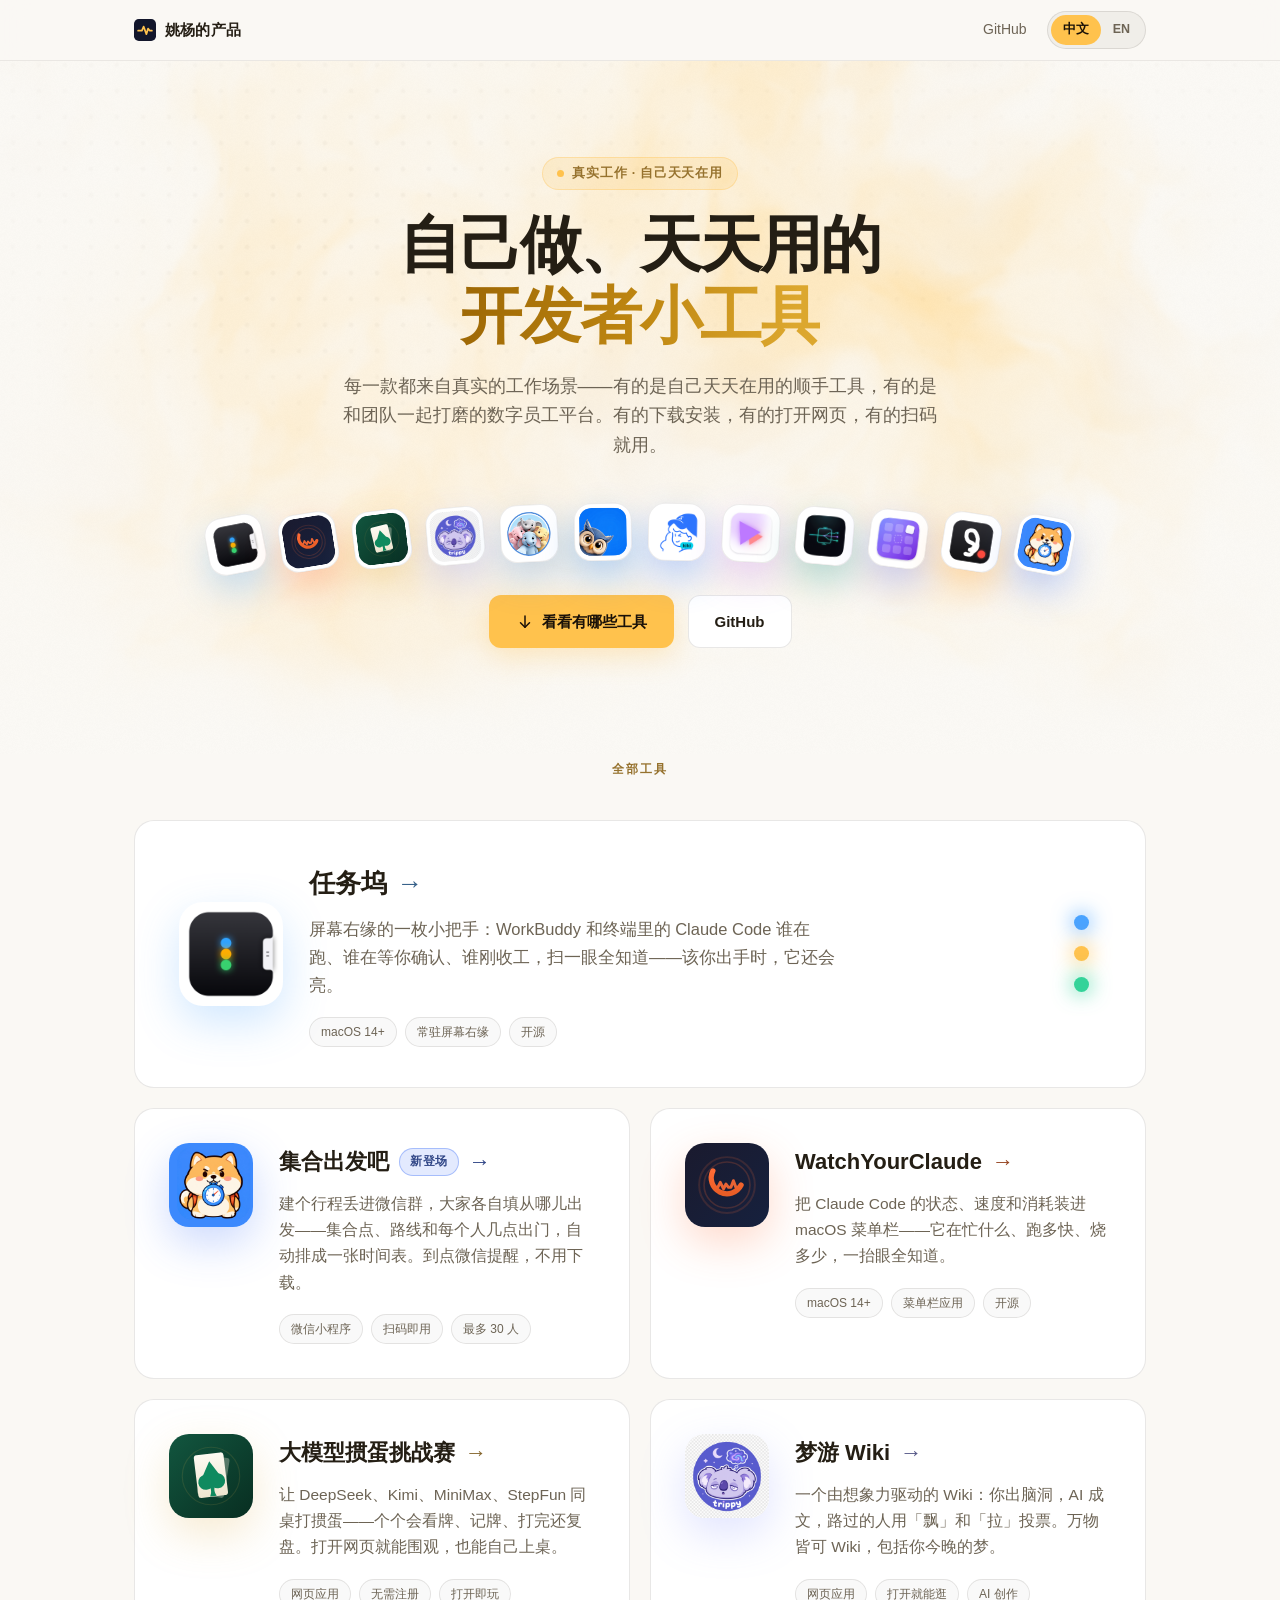
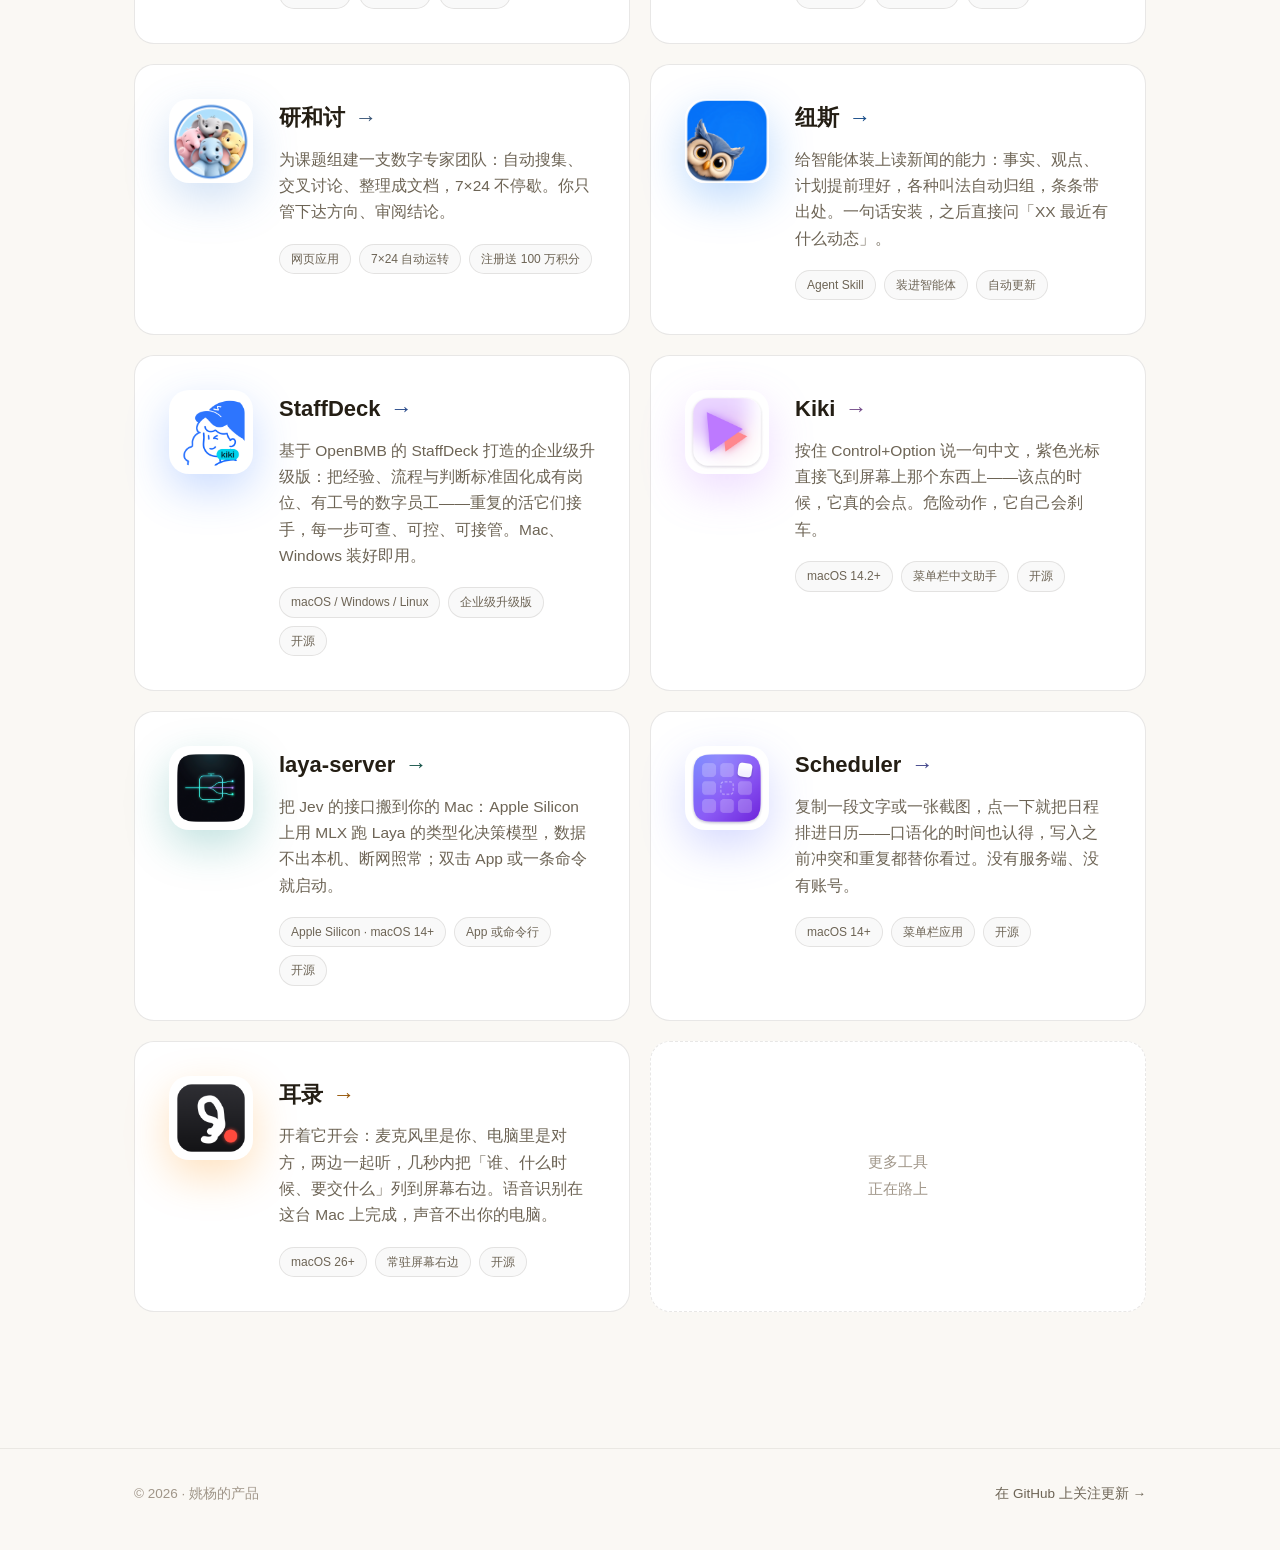
<file: public/index.html>
<!DOCTYPE html>
<html lang="zh-CN">
<head>
  <meta charset="UTF-8">
  <meta name="viewport" content="width=device-width, initial-scale=1.0">
  <title data-i18n-zh="自己做、天天用的开发者小工具" data-i18n-en="Indie developer tools, built &amp; used daily">自己做、天天用的开发者小工具</title>
  <meta name="description" data-i18n-zh="来自真实工作场景的工具：自己天天在用的开发者小工具，和与团队一起打磨的数字员工平台。有的下载安装，有的打开网页，有的扫码就用。" data-i18n-en="Tools from real work — daily-driver developer utilities and a digital-employee platform built with my team. Some install, some run in the browser, some open with a scan.">
  <link rel="icon" type="image/svg+xml" href="./assets/img/favicon.svg">
  <link rel="stylesheet" href="./assets/css/style.css">
  <style>
    /* ===== 首页专属视觉（不影响工具页） ===== */

    /* -- Hero 背景 --
       默认：CSS 极光（无 JS / 无 WebGL2 时的回退）
       hero-gl.js 成功启动着色器后给 .hero 加 .gl-on，交给 canvas 接管 */
    .home-hero::before {
      background:
        radial-gradient(640px 440px at 20% 14%, color-mix(in srgb, var(--accent) 30%, transparent), transparent 62%),
        radial-gradient(580px 420px at 82% 20%, rgba(94, 165, 250, 0.22), transparent 62%),
        radial-gradient(560px 440px at 52% 98%, rgba(138, 151, 255, 0.20), transparent 62%);
      animation: heroAurora 24s ease-in-out infinite alternate;
      will-change: transform;
    }
    @keyframes heroAurora {
      from { transform: translate3d(-1.6%, -1.2%, 0) scale(1); }
      to   { transform: translate3d(1.8%, 1.6%, 0) scale(1.08); }
    }

    /* -- 开场逐级浮现 -- */
    .home-hero .eyebrow,
    .home-hero .hero-title,
    .home-hero .hero-sub,
    .home-hero .hero-icons,
    .home-hero .hero-ctas { animation: heroIn 0.8s cubic-bezier(0.2, 0.7, 0.2, 1) backwards; }
    .home-hero .eyebrow    { animation-delay: 0.05s; }
    .home-hero .hero-title { animation-delay: 0.12s; }
    .home-hero .hero-sub   { animation-delay: 0.2s; }
    .home-hero .hero-icons { animation-delay: 0.3s; }
    .home-hero .hero-ctas  { animation-delay: 0.4s; }
    @keyframes heroIn {
      from { opacity: 0; transform: translateY(16px); }
    }

    /* -- 主标题：更大 + 关键词渐变字 -- */
    .home-hero .hero-title { font-size: clamp(38px, 5.6vw, 62px); letter-spacing: -0.03em; }
    .home-hero .hero-title em { color: var(--accent-ink); }
    @supports ((-webkit-background-clip: text) or (background-clip: text)) {
      .home-hero .hero-title em {
        background: linear-gradient(98deg, #a06a06 5%, #c08812 52%, #dca72e 92%);
        -webkit-background-clip: text;
                background-clip: text;
        color: transparent;
        -webkit-text-fill-color: transparent;
      }
    }

    /* -- eyebrow 呼吸小灯 -- */
    .home-hero .eyebrow::before {
      content: "";
      width: 7px;
      height: 7px;
      border-radius: 50%;
      background: var(--accent);
      animation: heroDot 2.6s ease-in-out infinite;
    }
    @keyframes heroDot {
      0%, 100% { box-shadow: 0 0 0 0 color-mix(in srgb, var(--accent) 50%, transparent); }
      55%      { box-shadow: 0 0 0 7px transparent; }
    }

    /* -- 工具图标浮条：弧形排布 + 品牌色辉光 + 轻微漂浮 -- */
    .hero-icons { display: flex; flex-wrap: wrap; justify-content: center; align-items: center; gap: 16px; margin: 42px 0 34px; }
    .hi {
      width: 58px;
      height: 58px;
      padding: 3px;
      border-radius: 17px;
      background: #ffffff;
      border: 1px solid rgba(30, 24, 12, 0.08);
      box-shadow: 0 16px 36px color-mix(in srgb, var(--tc) 30%, transparent);
      transform: rotate(var(--r, 0deg)) translateY(var(--y, 0px));
      transition: transform 0.25s ease, box-shadow 0.25s ease;
    }
    .hi img { width: 100%; height: 100%; border-radius: 14px; animation: heroFloat 5.6s ease-in-out infinite; }
    .hi:hover {
      transform: rotate(0deg) translateY(calc(var(--y, 0px) - 5px)) scale(1.08);
      box-shadow: 0 20px 44px color-mix(in srgb, var(--tc) 44%, transparent);
    }
    .hero-icons .hi:nth-child(1)  { --r: -11deg; --y: 13px; }
    .hero-icons .hi:nth-child(2)  { --r: -9deg;  --y: 10px; }
    .hero-icons .hi:nth-child(3)  { --r: -7deg;  --y: 7px; }
    .hero-icons .hi:nth-child(4)  { --r: -5deg;  --y: 4px; }
    .hero-icons .hi:nth-child(5)  { --r: -3deg;  --y: 1.5px; }
    .hero-icons .hi:nth-child(6)  { --r: -1deg;  --y: 0px; }
    .hero-icons .hi:nth-child(7)  { --r: 1deg;   --y: 0px; }
    .hero-icons .hi:nth-child(8)  { --r: 3deg;   --y: 1.5px; }
    .hero-icons .hi:nth-child(9)  { --r: 5deg;   --y: 4px; }
    .hero-icons .hi:nth-child(10) { --r: 7deg;   --y: 7px; }
    .hero-icons .hi:nth-child(11) { --r: 9deg;   --y: 10px; }
    .hero-icons .hi:nth-child(12) { --r: 11deg;  --y: 13px; }
    .hero-icons .hi:nth-child(1) img,  .hero-icons .hi:nth-child(12) img { animation-delay: -0.3s; }
    .hero-icons .hi:nth-child(2) img,  .hero-icons .hi:nth-child(11) img { animation-delay: -1.1s; }
    .hero-icons .hi:nth-child(3) img,  .hero-icons .hi:nth-child(10) img { animation-delay: -1.9s; }
    .hero-icons .hi:nth-child(4) img,  .hero-icons .hi:nth-child(9) img  { animation-delay: -2.7s; }
    .hero-icons .hi:nth-child(5) img,  .hero-icons .hi:nth-child(8) img  { animation-delay: -3.4s; }
    .hero-icons .hi:nth-child(6) img,  .hero-icons .hi:nth-child(7) img  { animation-delay: -4.2s; }
    @keyframes heroFloat {
      0%, 100% { transform: translateY(-3px); }
      50%      { transform: translateY(3px); }
    }

    /* -- 工具区小节 + 锚点 -- */
    #tools { scroll-margin-top: 76px; }
    .tools-head { text-align: center; margin: 0 0 38px; }
    .tools-head .kicker { margin-bottom: 0; }

    /* -- 卡片：品牌色 --tc 由每张卡的内联样式指定 -- */
    .tool-card.featured { position: relative; --tc: var(--accent); }
    .tool-card.featured::before {
      content: "";
      position: absolute;
      inset: 0 0 auto 0;
      height: 1px;
      border-radius: inherit;
      background: linear-gradient(90deg, transparent 6%, color-mix(in srgb, var(--tc) 75%, transparent) 50%, transparent 94%);
      opacity: 0;
      transition: opacity 0.25s;
    }
    .tool-card.featured::after {
      content: "";
      position: absolute;
      inset: 0;
      border-radius: inherit;
      pointer-events: none;
      background: radial-gradient(340px circle at var(--mx, 50%) var(--my, 50%), color-mix(in srgb, var(--tc) 12%, transparent), transparent 66%);
      opacity: 0;
      transition: opacity 0.3s;
    }
    .tool-card.featured:hover::before,
    .tool-card.featured:hover::after { opacity: 1; }
    .tool-card.featured:hover {
      border-color: color-mix(in srgb, var(--tc) 48%, transparent);
      box-shadow: 0 26px 70px color-mix(in srgb, var(--tc) 15%, transparent);
    }
    .tool-card .tool-icon { transition: transform 0.25s ease; }
    .tool-card.featured .tool-icon { box-shadow: 0 16px 44px color-mix(in srgb, var(--tc) 26%, transparent); }
    .tool-card.featured:hover .tool-icon { transform: translateY(-2px) rotate(-3deg) scale(1.04); }
    .tool-card .go { color: color-mix(in srgb, var(--tc, var(--accent)) 52%, #241b0c); }

    /* -- 领衔卡（任务坞）：通栏 + 标志三点 -- */
    .tool-card.lead { grid-column: 1 / -1; padding: 40px 44px; align-items: center; }
    .tool-card.lead .tool-icon { width: 104px; height: 104px; border-radius: 24px; }
    .tool-card.lead h3 { font-size: 26px; }
    .tool-card.lead .desc { font-size: 16.5px; max-width: 58ch; }
    .lead-dots { margin-left: auto; display: flex; flex-direction: column; gap: 16px; padding: 0 12px; }
    .lead-dots i {
      width: 15px;
      height: 15px;
      border-radius: 50%;
      background: #4aa3ff;
      box-shadow: 0 0 20px 2px rgba(74, 163, 255, 0.75);
      animation: dotGlow 3.4s ease-in-out infinite;
    }
    .lead-dots i:nth-child(2) { background: #ffc24d; box-shadow: 0 0 20px 2px rgba(255, 194, 77, 0.75); animation-delay: -1.1s; }
    .lead-dots i:nth-child(3) { background: #34d399; box-shadow: 0 0 20px 2px rgba(52, 211, 153, 0.75); animation-delay: -2.2s; }
    @keyframes dotGlow {
      0%, 100% { opacity: 1; }
      50%      { opacity: 0.5; }
    }
    .badge {
      font-size: 11.5px;
      font-weight: 700;
      letter-spacing: 0.05em;
      color: color-mix(in srgb, var(--tc) 52%, #241b0c);
      background: color-mix(in srgb, var(--tc) 14%, transparent);
      border: 1px solid color-mix(in srgb, var(--tc) 36%, transparent);
      border-radius: 999px;
      padding: 3px 10px;
    }

    /* -- 滚动浮现（home.js 控制；无 JS 时这些类不存在） -- */
    .reveal { opacity: 0; transform: translateY(22px); }
    .reveal.in {
      opacity: 1;
      transform: none;
      transition: opacity 0.6s ease, transform 0.65s cubic-bezier(0.2, 0.7, 0.2, 1);
      transition-delay: var(--rd, 0s);
    }

    /* -- 小屏微调 -- */
    @media (max-width: 920px) {
      .hero-icons { gap: 12px; }
      .tool-card.lead { padding: 34px; }
    }
    @media (max-width: 560px) {
      .hero-icons { gap: 6px; margin: 32px 0 26px; }
      .hi { width: 42px; height: 42px; padding: 2px; border-radius: 14px; }
      .hi img { border-radius: 11px; }
      .hero-icons .hi { --r: 0deg; --y: 0px; }
      .lead-dots { display: none; }
      .tool-card.lead { padding: 26px 22px; }
      .tool-card.lead .tool-icon { width: 72px; height: 72px; border-radius: 18px; }
      .tool-card.lead h3 { font-size: 22px; }
    }
  </style>
</head>
<body>

  <header class="site-header">
    <div class="container nav">
      <a class="wordmark" href="./">
        <svg viewBox="0 0 64 64" aria-hidden="true">
          <rect width="64" height="64" rx="14" fill="#12162b"/>
          <polyline points="12,34 23,34 28,22 36,44 41,28 46,34 52,34"
            fill="none" stroke="#ffc24d" stroke-width="5" stroke-linecap="round" stroke-linejoin="round"/>
        </svg>
        <span data-i18n-zh="姚杨的产品" data-i18n-en="Yao Yang's Products">姚杨的产品</span>
      </a>
      <div class="nav-right">
        <a class="nav-link hide-sm" href="https://github.com/smarty-kiki" target="_blank" rel="noopener">GitHub</a>
        <div class="lang-switch" role="group" aria-label="Language">
          <button type="button" data-lang="zh" aria-pressed="true">中文</button>
          <button type="button" data-lang="en" aria-pressed="false">EN</button>
        </div>
      </div>
    </div>
  </header>

  <main>
    <section class="hero home-hero">
      <canvas id="hero-gl" aria-hidden="true"
              data-mode="flow" data-colors="#ffc24d,#5ea5fa,#8a97ff"></canvas>
      <div class="container">
        <span class="eyebrow" data-i18n-zh="真实工作 · 自己天天在用" data-i18n-en="From real work · Daily drivers">真实工作 · 自己天天在用</span>
        <h1 class="hero-title"
            data-i18n-zh="自己做、天天用的<br><em>开发者小工具</em>"
            data-i18n-en="Indie developer tools,<br><em>built &amp; used daily</em>">自己做、天天用的<br><em>开发者小工具</em></h1>
        <p class="hero-sub"
           data-i18n-zh="每一款都来自真实的工作场景——有的是自己天天在用的顺手工具，有的是和团队一起打磨的数字员工平台。有的下载安装，有的打开网页，有的扫码就用。"
           data-i18n-en="Every tool here comes from real work — some are the daily drivers I build for myself, some a digital-employee platform built with my team. Some you download, some open in the browser, some open with a scan.">每一款都来自真实的工作场景——有的是自己天天在用的顺手工具，有的是和团队一起打磨的数字员工平台。有的下载安装，有的打开网页，有的扫码就用。</p>
        <div class="hero-icons" aria-hidden="true">
          <div class="hi" style="--tc: #4aa3ff;"><img src="./assets/img/notch-tasks.png" alt=""></div>
          <div class="hi" style="--tc: #ff6b35;"><img src="./assets/img/watch-your-claude.svg" alt=""></div>
          <div class="hi" style="--tc: #e2b052;"><img src="./assets/img/guandan-challenge.svg" alt=""></div>
          <div class="hi" style="--tc: #8a97ff;"><img src="./assets/img/trippy-wiki.png" alt=""></div>
          <div class="hi" style="--tc: #4c8ad8;"><img src="./assets/img/research-docs.png" alt=""></div>
          <div class="hi" style="--tc: #0673f8;"><img src="./assets/img/news.png" alt=""></div>
          <div class="hi" style="--tc: #2d75fe;"><img src="./assets/img/staffdeck.png" alt=""></div>
          <div class="hi" style="--tc: #bd79ff;"><img src="./assets/img/kiki.png" alt=""></div>
          <div class="hi" style="--tc: #0c8a83;"><img src="./assets/img/laya-server.png" alt=""></div>
          <div class="hi" style="--tc: #5b6cff;"><img src="./assets/img/scheduler.png" alt=""></div>
          <div class="hi" style="--tc: #ff8a00;"><img src="./assets/img/earshot.png" alt=""></div>
          <div class="hi" style="--tc: #3B6EF6;"><img src="./assets/img/crewup.png" alt=""></div>
        </div>
        <div class="hero-ctas">
          <a class="btn btn-primary" href="#tools">
            <svg viewBox="0 0 24 24" fill="none" stroke="currentColor" stroke-width="2" stroke-linecap="round" stroke-linejoin="round" aria-hidden="true"><path d="M12 4v15"></path><polyline points="6 13 12 19 18 13"></polyline></svg>
            <span data-i18n-zh="看看有哪些工具" data-i18n-en="Browse the tools">看看有哪些工具</span>
          </a>
          <a class="btn btn-ghost" href="https://github.com/smarty-kiki" target="_blank" rel="noopener">GitHub</a>
        </div>
      </div>
    </section>

    <section class="container" id="tools" style="padding-bottom: 96px;">
      <div class="tools-head">
        <span class="kicker" data-i18n-zh="全部工具" data-i18n-en="All the tools">全部工具</span>
      </div>
      <div class="tools-grid">

        <a class="tool-card featured lead" style="--tc: #4aa3ff;" href="./tools/notch-tasks/">
          <img class="tool-icon" src="./assets/img/notch-tasks.png" alt="任务坞 NotchTasks">
          <div>
            <h3><span data-i18n-zh="任务坞" data-i18n-en="NotchTasks">任务坞</span> <span class="go">→</span></h3>
            <p class="desc"
               data-i18n-zh="屏幕右缘的一枚小把手：WorkBuddy 和终端里的 Claude Code 谁在跑、谁在等你确认、谁刚收工，扫一眼全知道——该你出手时，它还会亮。"
               data-i18n-en="A little handle on your screen's edge: WorkBuddy and terminal Claude Code sessions — who's running, who's waiting on you, who just finished. It glows when it's your turn.">屏幕右缘的一枚小把手：WorkBuddy 和终端里的 Claude Code 谁在跑、谁在等你确认、谁刚收工，扫一眼全知道——该你出手时，它还会亮。</p>
            <div class="tags">
              <span class="tag">macOS 14+</span>
              <span class="tag" data-i18n-zh="常驻屏幕右缘" data-i18n-en="Lives on your screen edge">常驻屏幕右缘</span>
              <span class="tag" data-i18n-zh="开源" data-i18n-en="Open source">开源</span>
            </div>
          </div>
          <div class="lead-dots" aria-hidden="true"><i></i><i></i><i></i></div>
        </a>

        <a class="tool-card featured" style="--tc: #3B6EF6;" href="./tools/crewup/">
          <img class="tool-icon" src="./assets/img/crewup.png" alt="集合出发吧">
          <div>
            <h3><span data-i18n-zh="集合出发吧" data-i18n-en="CrewUp">集合出发吧</span> <span class="badge" data-i18n-zh="新登场" data-i18n-en="New">新登场</span> <span class="go">→</span></h3>
            <p class="desc"
               data-i18n-zh="建个行程丢进微信群，大家各自填从哪儿出发——集合点、路线和每个人几点出门，自动排成一张时间表。到点微信提醒，不用下载。"
               data-i18n-en="Start a trip and drop the card in your WeChat group; everyone adds where they're starting from. The meeting point, route, and each person's departure time come back as one timetable — with a WeChat reminder when it's time. No download.">建个行程丢进微信群，大家各自填从哪儿出发——集合点、路线和每个人几点出门，自动排成一张时间表。到点微信提醒，不用下载。</p>
            <div class="tags">
              <span class="tag" data-i18n-zh="微信小程序" data-i18n-en="WeChat mini program">微信小程序</span>
              <span class="tag" data-i18n-zh="扫码即用" data-i18n-en="Scan to use">扫码即用</span>
              <span class="tag" data-i18n-zh="最多 30 人" data-i18n-en="Up to 30 people">最多 30 人</span>
            </div>
          </div>
        </a>

        <a class="tool-card featured" style="--tc: #ff6b35;" href="./tools/watch-your-claude/">
          <img class="tool-icon" src="./assets/img/watch-your-claude.svg" alt="WatchYourClaude">
          <div>
            <h3>WatchYourClaude <span class="go">→</span></h3>
            <p class="desc"
               data-i18n-zh="把 Claude Code 的状态、速度和消耗装进 macOS 菜单栏——它在忙什么、跑多快、烧多少，一抬眼全知道。"
               data-i18n-en="Claude Code's status, speed, and token burn, right in your macOS menu bar — one glance tells you everything.">把 Claude Code 的状态、速度和消耗装进 macOS 菜单栏——它在忙什么、跑多快、烧多少，一抬眼全知道。</p>
            <div class="tags">
              <span class="tag">macOS 14+</span>
              <span class="tag" data-i18n-zh="菜单栏应用" data-i18n-en="Menu bar app">菜单栏应用</span>
              <span class="tag" data-i18n-zh="开源" data-i18n-en="Open source">开源</span>
            </div>
          </div>
        </a>

        <a class="tool-card featured" style="--tc: #e2b052;" href="./tools/guandan-challenge/">
          <img class="tool-icon" src="./assets/img/guandan-challenge.svg" alt="LLM Guandan Challenge">
          <div>
            <h3><span data-i18n-zh="大模型掼蛋挑战赛" data-i18n-en="LLM Guandan Challenge">大模型掼蛋挑战赛</span> <span class="go">→</span></h3>
            <p class="desc"
               data-i18n-zh="让 DeepSeek、Kimi、MiniMax、StepFun 同桌打掼蛋——个个会看牌、记牌、打完还复盘。打开网页就能围观，也能自己上桌。"
               data-i18n-en="DeepSeek, Kimi, MiniMax, and StepFun play Guandan at one table — reading, remembering, reviewing. Watch from the rail, or pull up a chair.">让 DeepSeek、Kimi、MiniMax、StepFun 同桌打掼蛋——个个会看牌、记牌、打完还复盘。打开网页就能围观，也能自己上桌。</p>
            <div class="tags">
              <span class="tag" data-i18n-zh="网页应用" data-i18n-en="Web app">网页应用</span>
              <span class="tag" data-i18n-zh="无需注册" data-i18n-en="No sign-up">无需注册</span>
              <span class="tag" data-i18n-zh="打开即玩" data-i18n-en="Play in browser">打开即玩</span>
            </div>
          </div>
        </a>

        <a class="tool-card featured" style="--tc: #8a97ff;" href="./tools/trippy-wiki/">
          <img class="tool-icon" src="./assets/img/trippy-wiki.png" alt="Trippy Wiki">
          <div>
            <h3><span data-i18n-zh="梦游 Wiki" data-i18n-en="Trippy Wiki">梦游 Wiki</span> <span class="go">→</span></h3>
            <p class="desc"
               data-i18n-zh="一个由想象力驱动的 Wiki：你出脑洞，AI 成文，路过的人用「飘」和「拉」投票。万物皆可 Wiki，包括你今晚的梦。"
               data-i18n-en="An imagination-powered wiki: you bring the idea, AI writes it up, and passers-by vote with 'Float' or 'Lame'. A wiki for anything — even tonight's dream.">一个由想象力驱动的 Wiki：你出脑洞，AI 成文，路过的人用「飘」和「拉」投票。万物皆可 Wiki，包括你今晚的梦。</p>
            <div class="tags">
              <span class="tag" data-i18n-zh="网页应用" data-i18n-en="Web app">网页应用</span>
              <span class="tag" data-i18n-zh="打开就能逛" data-i18n-en="Open and browse">打开就能逛</span>
              <span class="tag" data-i18n-zh="AI 创作" data-i18n-en="AI-assisted">AI 创作</span>
            </div>
          </div>
        </a>

        <a class="tool-card featured" style="--tc: #4c8ad8;" href="./tools/research-docs/">
          <img class="tool-icon" src="./assets/img/research-docs.png" alt="研和讨">
          <div>
            <h3><span data-i18n-zh="研和讨" data-i18n-en="Yanhetao">研和讨</span> <span class="go">→</span></h3>
            <p class="desc"
               data-i18n-zh="为课题组建一支数字专家团队：自动搜集、交叉讨论、整理成文档，7×24 不停歇。你只管下达方向、审阅结论。"
               data-i18n-en="Assemble a crew of AI experts for each project: they research, cross-examine, and write it up — 24/7. You set the direction and review the conclusions.">为课题组建一支数字专家团队：自动搜集、交叉讨论、整理成文档，7×24 不停歇。你只管下达方向、审阅结论。</p>
            <div class="tags">
              <span class="tag" data-i18n-zh="网页应用" data-i18n-en="Web app">网页应用</span>
              <span class="tag" data-i18n-zh="7×24 自动运转" data-i18n-en="Runs 24/7">7×24 自动运转</span>
              <span class="tag" data-i18n-zh="注册送 100 万积分" data-i18n-en="1M credits on sign-up">注册送 100 万积分</span>
            </div>
          </div>
        </a>

        <a class="tool-card featured" style="--tc: #0673f8;" href="./tools/news/">
          <img class="tool-icon" src="./assets/img/news.png" alt="纽斯">
          <div>
            <h3><span data-i18n-zh="纽斯" data-i18n-en="Nius">纽斯</span> <span class="go">→</span></h3>
            <p class="desc"
               data-i18n-zh="给智能体装上读新闻的能力：事实、观点、计划提前理好，各种叫法自动归组，条条带出处。一句话安装，之后直接问「XX 最近有什么动态」。"
               data-i18n-en="Give your agent the power to read the news: facts, opinions, and plans pre-sorted, name variants auto-merged, every item sourced. One sentence to install, then just ask.">给智能体装上读新闻的能力：事实、观点、计划提前理好，各种叫法自动归组，条条带出处。一句话安装，之后直接问「XX 最近有什么动态」。</p>
            <div class="tags">
              <span class="tag" data-i18n-zh="Agent Skill" data-i18n-en="Agent skill">Agent Skill</span>
              <span class="tag" data-i18n-zh="装进智能体" data-i18n-en="Lives in your agent">装进智能体</span>
              <span class="tag" data-i18n-zh="自动更新" data-i18n-en="Self-updating">自动更新</span>
            </div>
          </div>
        </a>

        <a class="tool-card featured" style="--tc: #2d75fe;" href="./tools/staffdeck/">
          <img class="tool-icon" src="./assets/img/staffdeck.png" alt="StaffDeck">
          <div>
            <h3>StaffDeck <span class="go">→</span></h3>
            <p class="desc"
               data-i18n-zh="基于 OpenBMB 的 StaffDeck 打造的企业级升级版：把经验、流程与判断标准固化成有岗位、有工号的数字员工——重复的活它们接手，每一步可查、可控、可接管。Mac、Windows 装好即用。"
               data-i18n-en="An enterprise-grade upgrade built on OpenBMB's StaffDeck: experience, process, and judgment become digital employees with a role and an ID. They take the repetitive work, and every step stays auditable, controllable, and hand-over-ready. Native on Mac and Windows.">基于 OpenBMB 的 StaffDeck 打造的企业级升级版：把经验、流程与判断标准固化成有岗位、有工号的数字员工——重复的活它们接手，每一步可查、可控、可接管。Mac、Windows 装好即用。</p>
            <div class="tags">
              <span class="tag">macOS / Windows / Linux</span>
              <span class="tag" data-i18n-zh="企业级升级版" data-i18n-en="Enterprise edition">企业级升级版</span>
              <span class="tag" data-i18n-zh="开源" data-i18n-en="Open source">开源</span>
            </div>
          </div>
        </a>

        <a class="tool-card featured" style="--tc: #bd79ff;" href="./tools/kiki/">
          <img class="tool-icon" src="./assets/img/kiki.png" alt="Kiki">
          <div>
            <h3>Kiki <span class="go">→</span></h3>
            <p class="desc"
               data-i18n-zh="按住 Control+Option 说一句中文，紫色光标直接飞到屏幕上那个东西上——该点的时候，它真的会点。危险动作，它自己会刹车。"
               data-i18n-en="Hold Control+Option, speak, and a purple cursor flies straight to the thing you meant — and really clicks when it's time. Dangerous moves, it refuses on its own.">按住 Control+Option 说一句中文，紫色光标直接飞到屏幕上那个东西上——该点的时候，它真的会点。危险动作，它自己会刹车。</p>
            <div class="tags">
              <span class="tag">macOS 14.2+</span>
              <span class="tag" data-i18n-zh="菜单栏中文助手" data-i18n-en="Menu bar assistant">菜单栏中文助手</span>
              <span class="tag" data-i18n-zh="开源" data-i18n-en="Open source">开源</span>
            </div>
          </div>
        </a>

        <a class="tool-card featured" style="--tc: #0c8a83;" href="./tools/laya-server/">
          <img class="tool-icon" src="./assets/img/laya-server.png" alt="laya-server">
          <div>
            <h3>laya-server <span class="go">→</span></h3>
            <p class="desc"
               data-i18n-zh="把 Jev 的接口搬到你的 Mac：Apple Silicon 上用 MLX 跑 Laya 的类型化决策模型，数据不出本机、断网照常；双击 App 或一条命令就启动。"
               data-i18n-en="The Jev API, on your Mac: the Laya typed-decision model running on Apple silicon via MLX — nothing leaves the machine, offline included. Double-click an app or run one command to start.">把 Jev 的接口搬到你的 Mac：Apple Silicon 上用 MLX 跑 Laya 的类型化决策模型，数据不出本机、断网照常；双击 App 或一条命令就启动。</p>
            <div class="tags">
              <span class="tag">Apple Silicon · macOS 14+</span>
              <span class="tag" data-i18n-zh="App 或命令行" data-i18n-en="App or CLI">App 或命令行</span>
              <span class="tag" data-i18n-zh="开源" data-i18n-en="Open source">开源</span>
            </div>
          </div>
        </a>

        <a class="tool-card featured" style="--tc: #5b6cff;" href="./tools/scheduler/">
          <img class="tool-icon" src="./assets/img/scheduler.png" alt="Scheduler">
          <div>
            <h3>Scheduler <span class="go">→</span></h3>
            <p class="desc"
               data-i18n-zh="复制一段文字或一张截图，点一下就把日程排进日历——口语化的时间也认得，写入之前冲突和重复都替你看过。没有服务端、没有账号。"
               data-i18n-en="Copy a bit of text or a screenshot, and one click puts it on your calendar — spoken-style times included, with conflicts and duplicates checked before anything is written. No server, no account.">复制一段文字或一张截图，点一下就把日程排进日历——口语化的时间也认得，写入之前冲突和重复都替你看过。没有服务端、没有账号。</p>
            <div class="tags">
              <span class="tag">macOS 14+</span>
              <span class="tag" data-i18n-zh="菜单栏应用" data-i18n-en="Menu bar app">菜单栏应用</span>
              <span class="tag" data-i18n-zh="开源" data-i18n-en="Open source">开源</span>
            </div>
          </div>
        </a>

        <a class="tool-card featured" style="--tc: #ff8a00;" href="./tools/earshot/">
          <img class="tool-icon" src="./assets/img/earshot.png" alt="耳录 EarShot">
          <div>
            <h3><span data-i18n-zh="耳录" data-i18n-en="EarShot">耳录</span> <span class="go">→</span></h3>
            <p class="desc"
               data-i18n-zh="开着它开会：麦克风里是你、电脑里是对方，两边一起听，几秒内把「谁、什么时候、要交什么」列到屏幕右边。语音识别在这台 Mac 上完成，声音不出你的电脑。"
               data-i18n-en="Turn it on when the meeting starts: it hears both sides — you on the mic, them in your computer's audio — and lines up who owes what, by when, on the edge of your screen. Speech recognition runs on your Mac; your voice never leaves it.">开着它开会：麦克风里是你、电脑里是对方，两边一起听，几秒内把「谁、什么时候、要交什么」列到屏幕右边。语音识别在这台 Mac 上完成，声音不出你的电脑。</p>
            <div class="tags">
              <span class="tag">macOS 26+</span>
              <span class="tag" data-i18n-zh="常驻屏幕右边" data-i18n-en="Lives on your screen edge">常驻屏幕右边</span>
              <span class="tag" data-i18n-zh="开源" data-i18n-en="Open source">开源</span>
            </div>
          </div>
        </a>

        <div class="tool-card placeholder"
             data-i18n-zh="更多工具<br>正在路上" data-i18n-en="More tools<br>on the way">更多工具<br>正在路上</div>

      </div>
    </section>
  </main>

  <footer class="site-footer">
    <div class="container footer-inner">
      <span data-i18n-zh="© 2026 · 姚杨的产品" data-i18n-en="© 2026 · Yao Yang's Products">© 2026 · 姚杨的产品</span>
      <a href="https://github.com/smarty-kiki" target="_blank" rel="noopener"
         data-i18n-zh="在 GitHub 上关注更新 →" data-i18n-en="Follow along on GitHub →">在 GitHub 上关注更新 →</a>
    </div>
  </footer>

  <script src="./assets/js/i18n.js"></script>
  <script src="./assets/js/hero-gl.js"></script>
  <script src="./assets/js/home.js"></script>
</body>
</html>
</file>
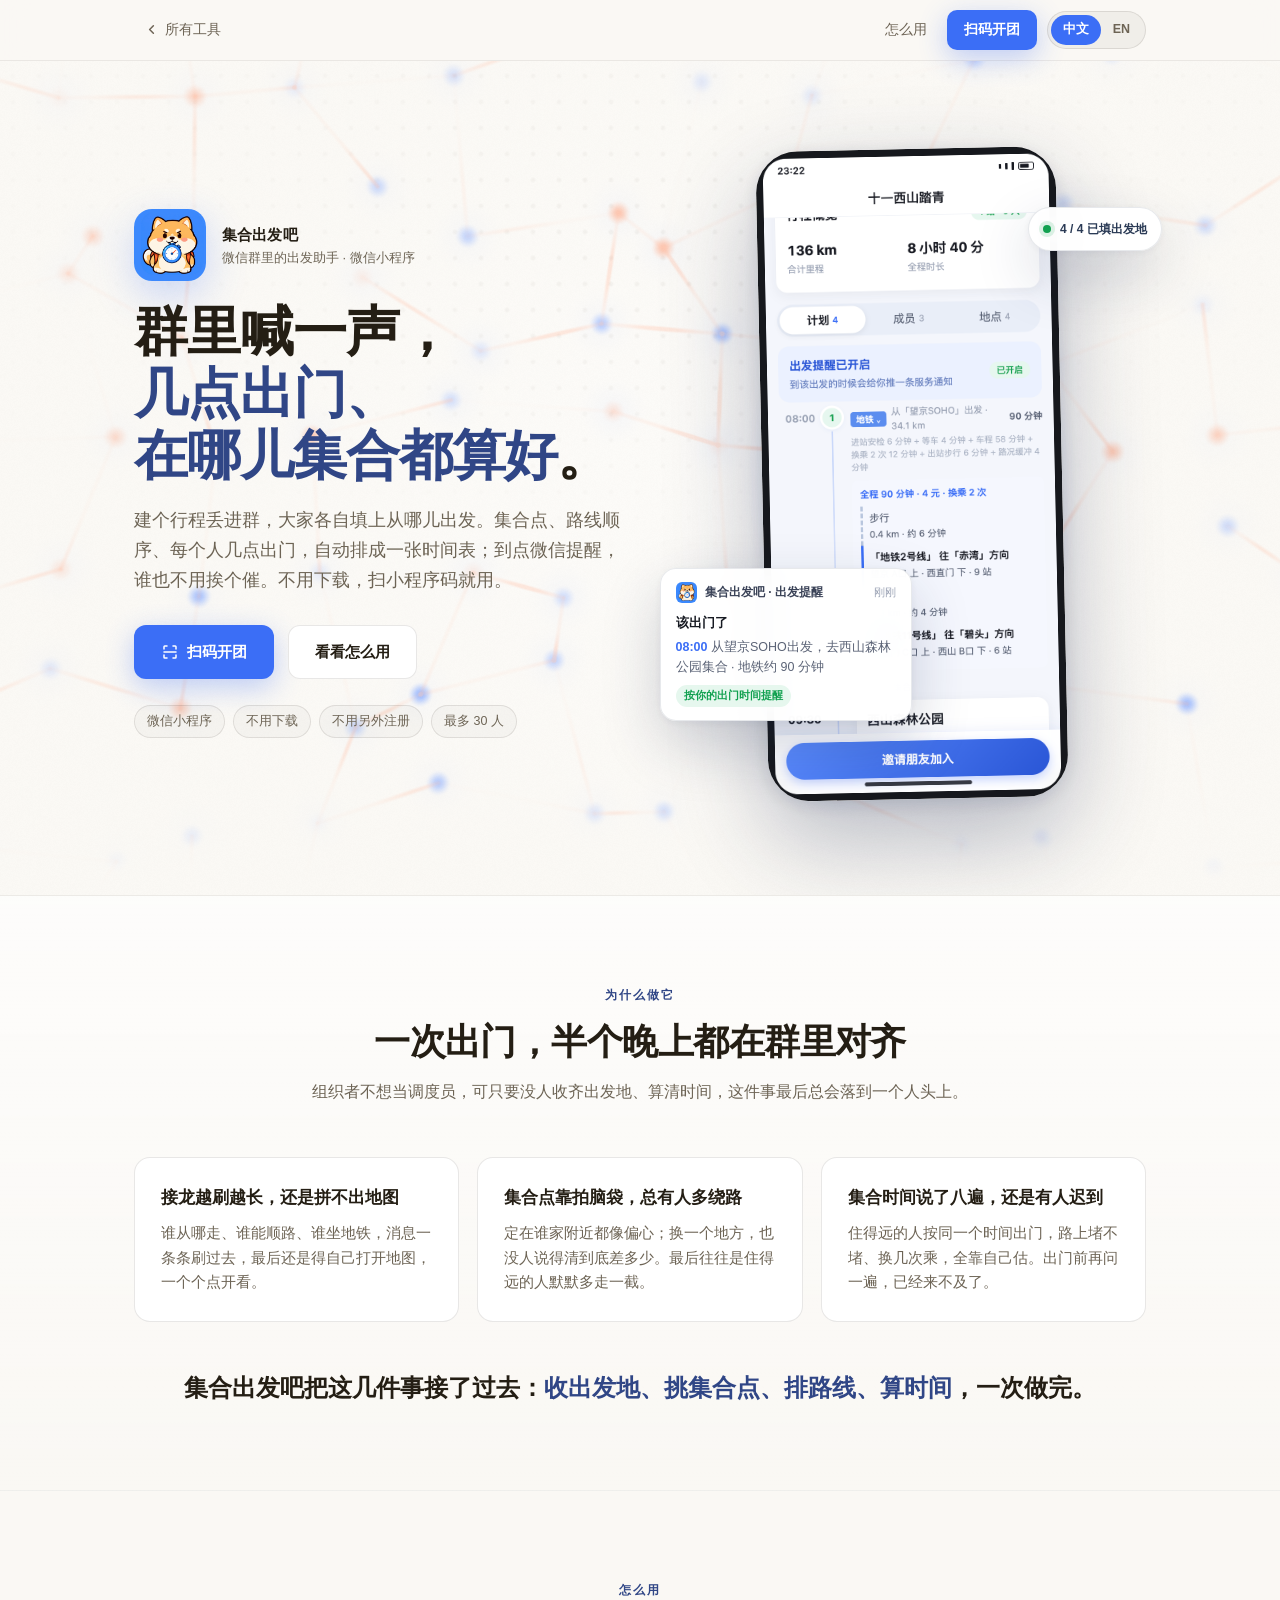
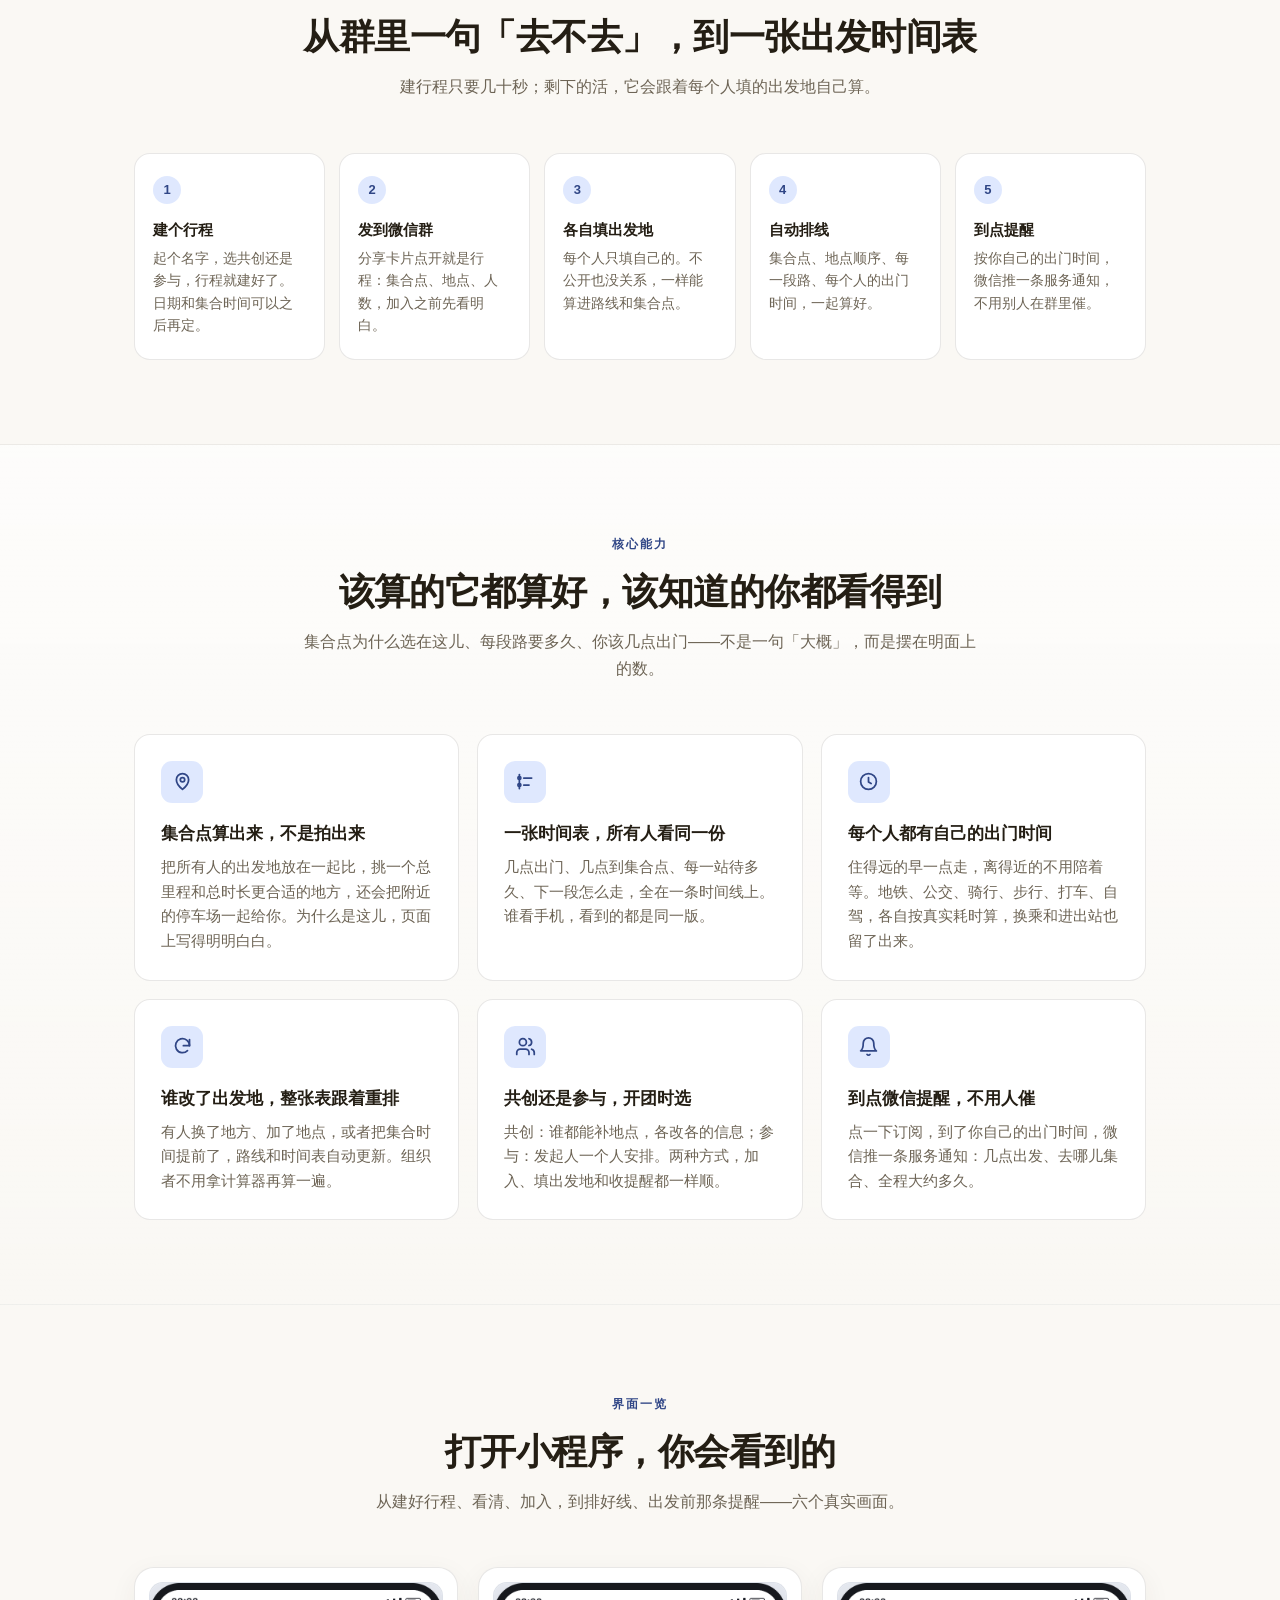
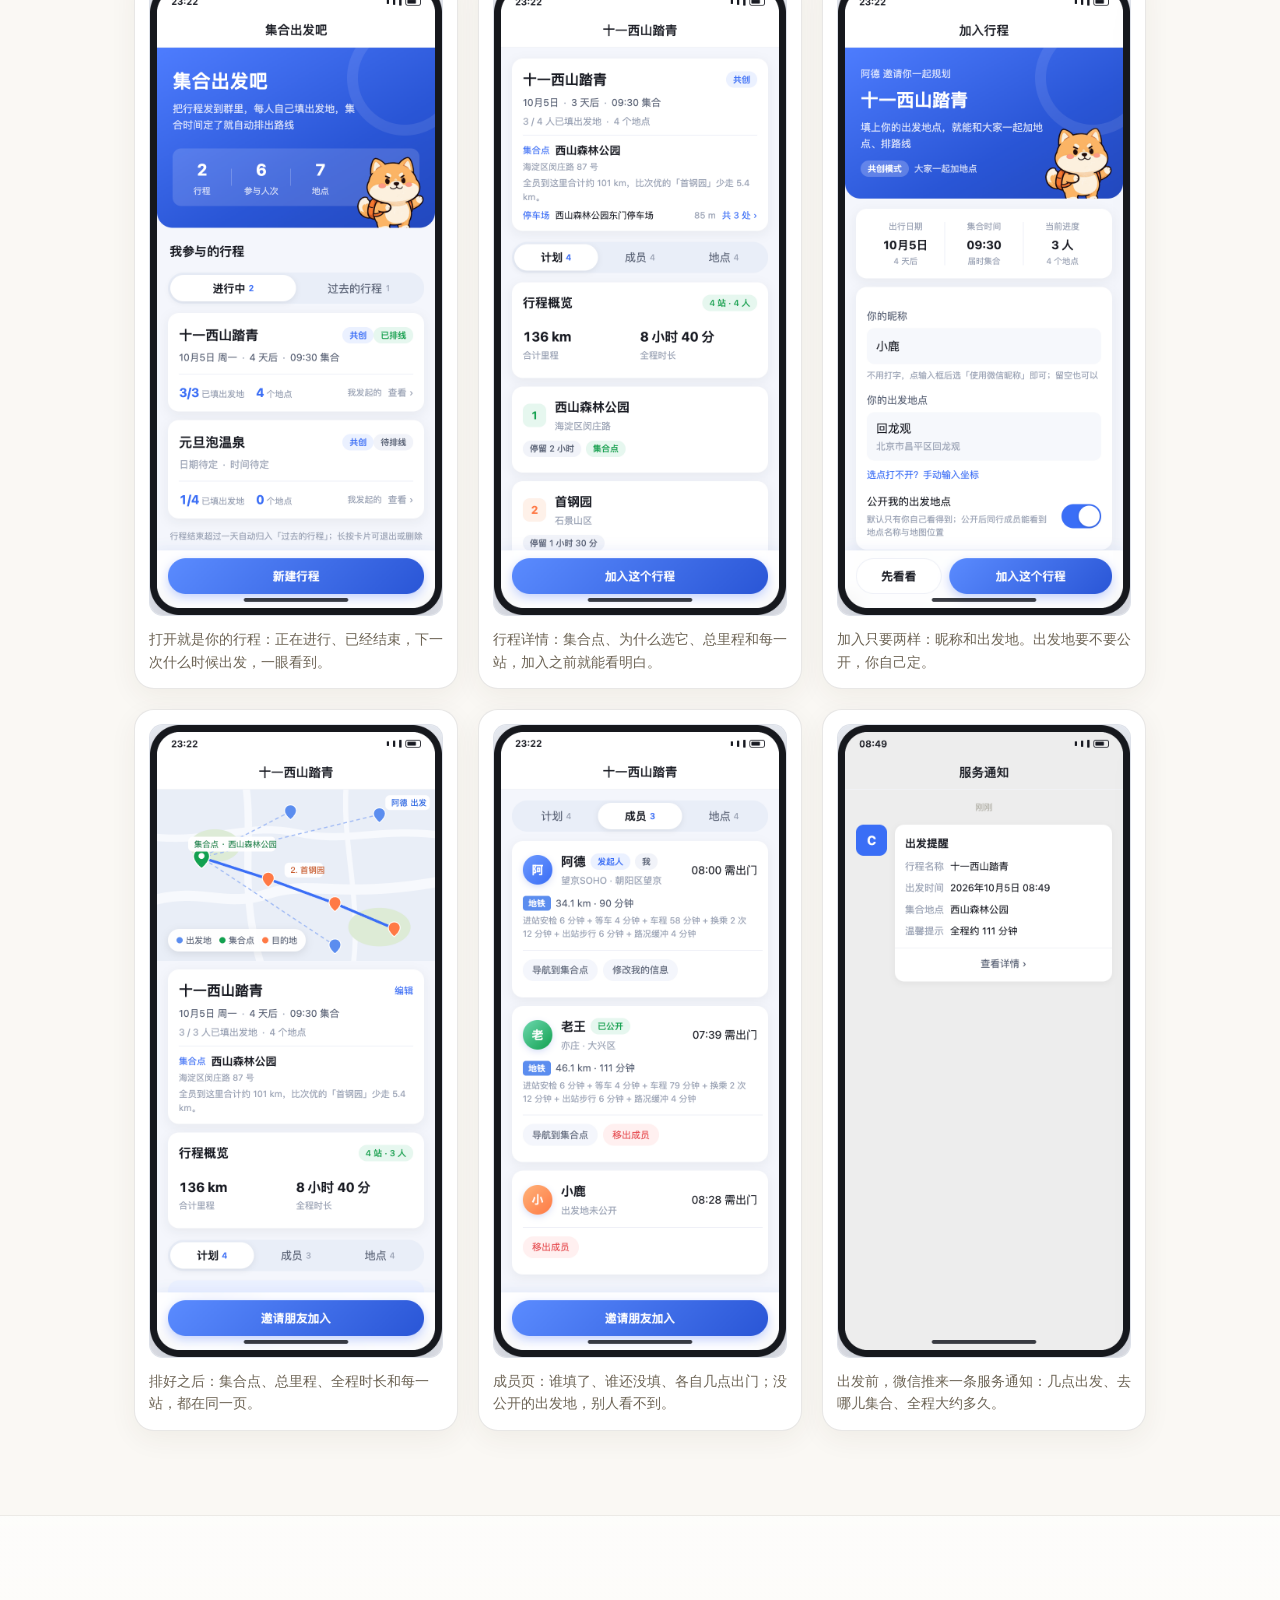
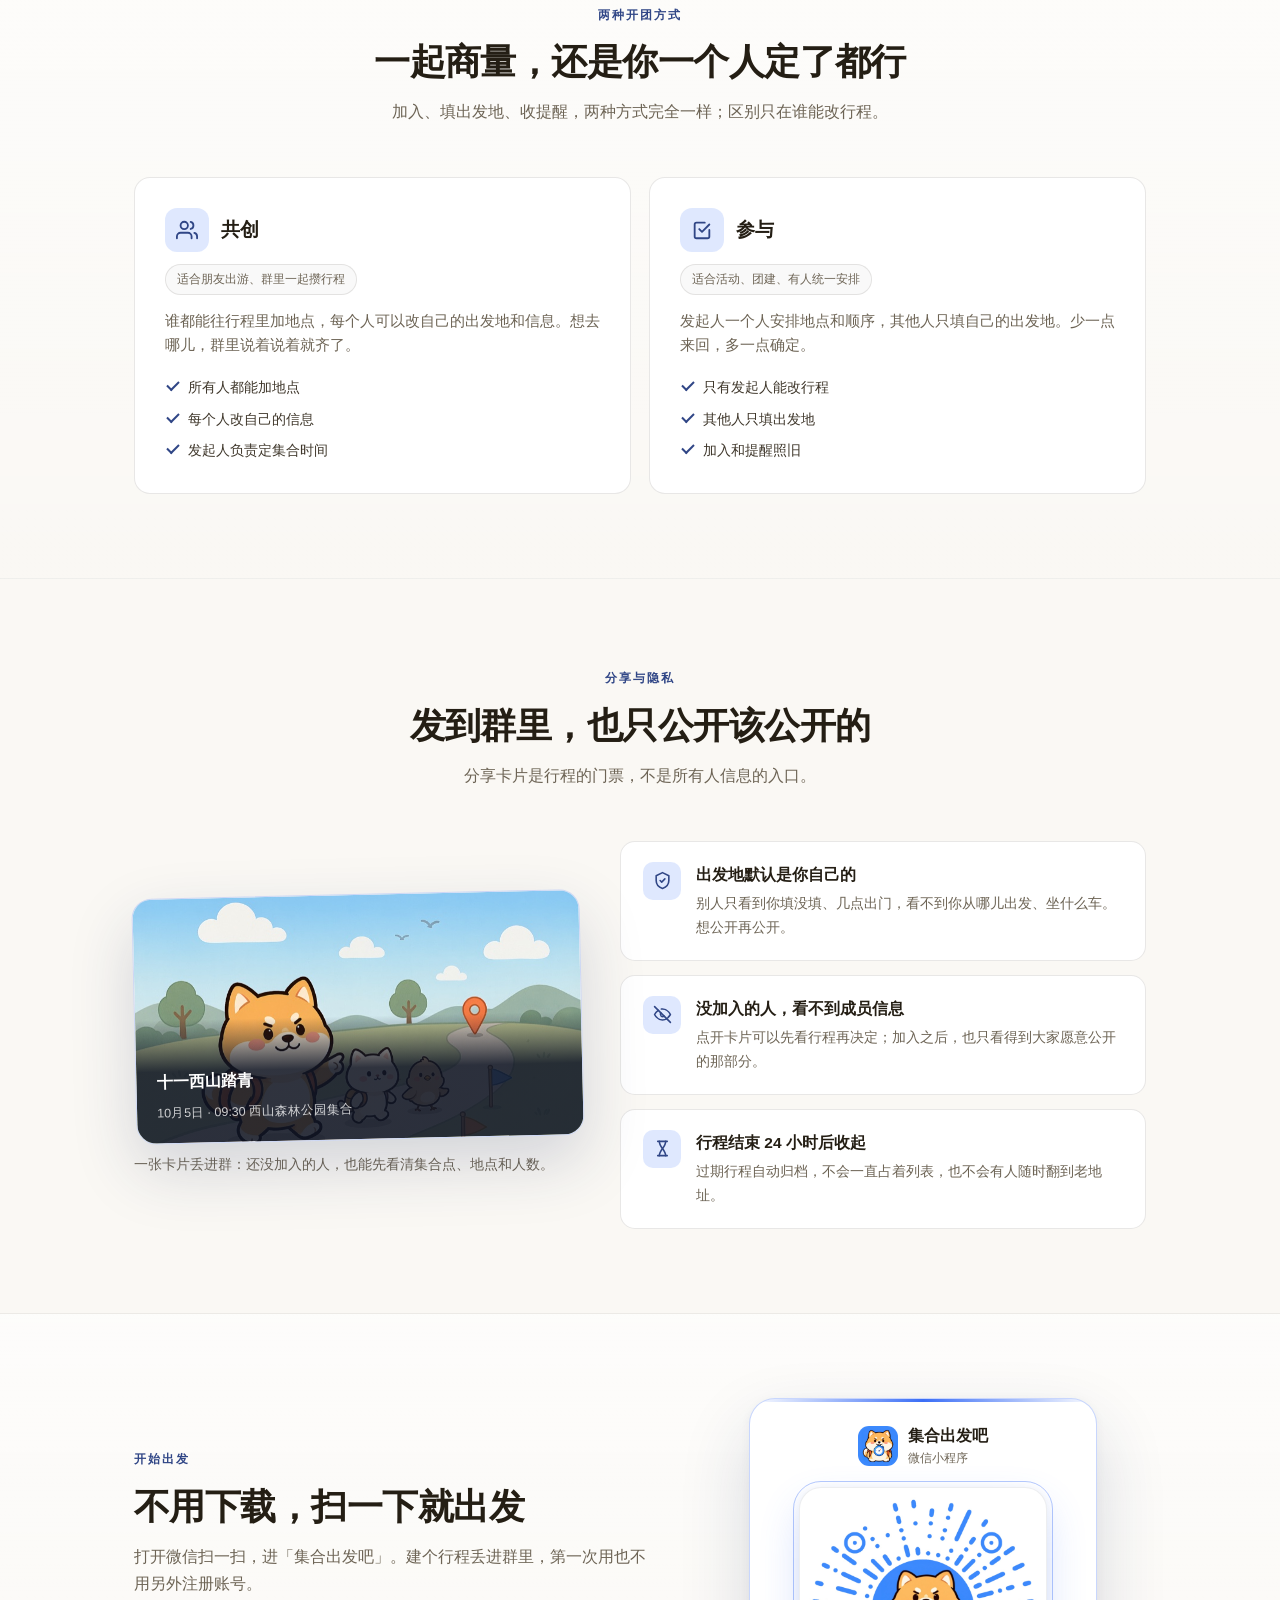
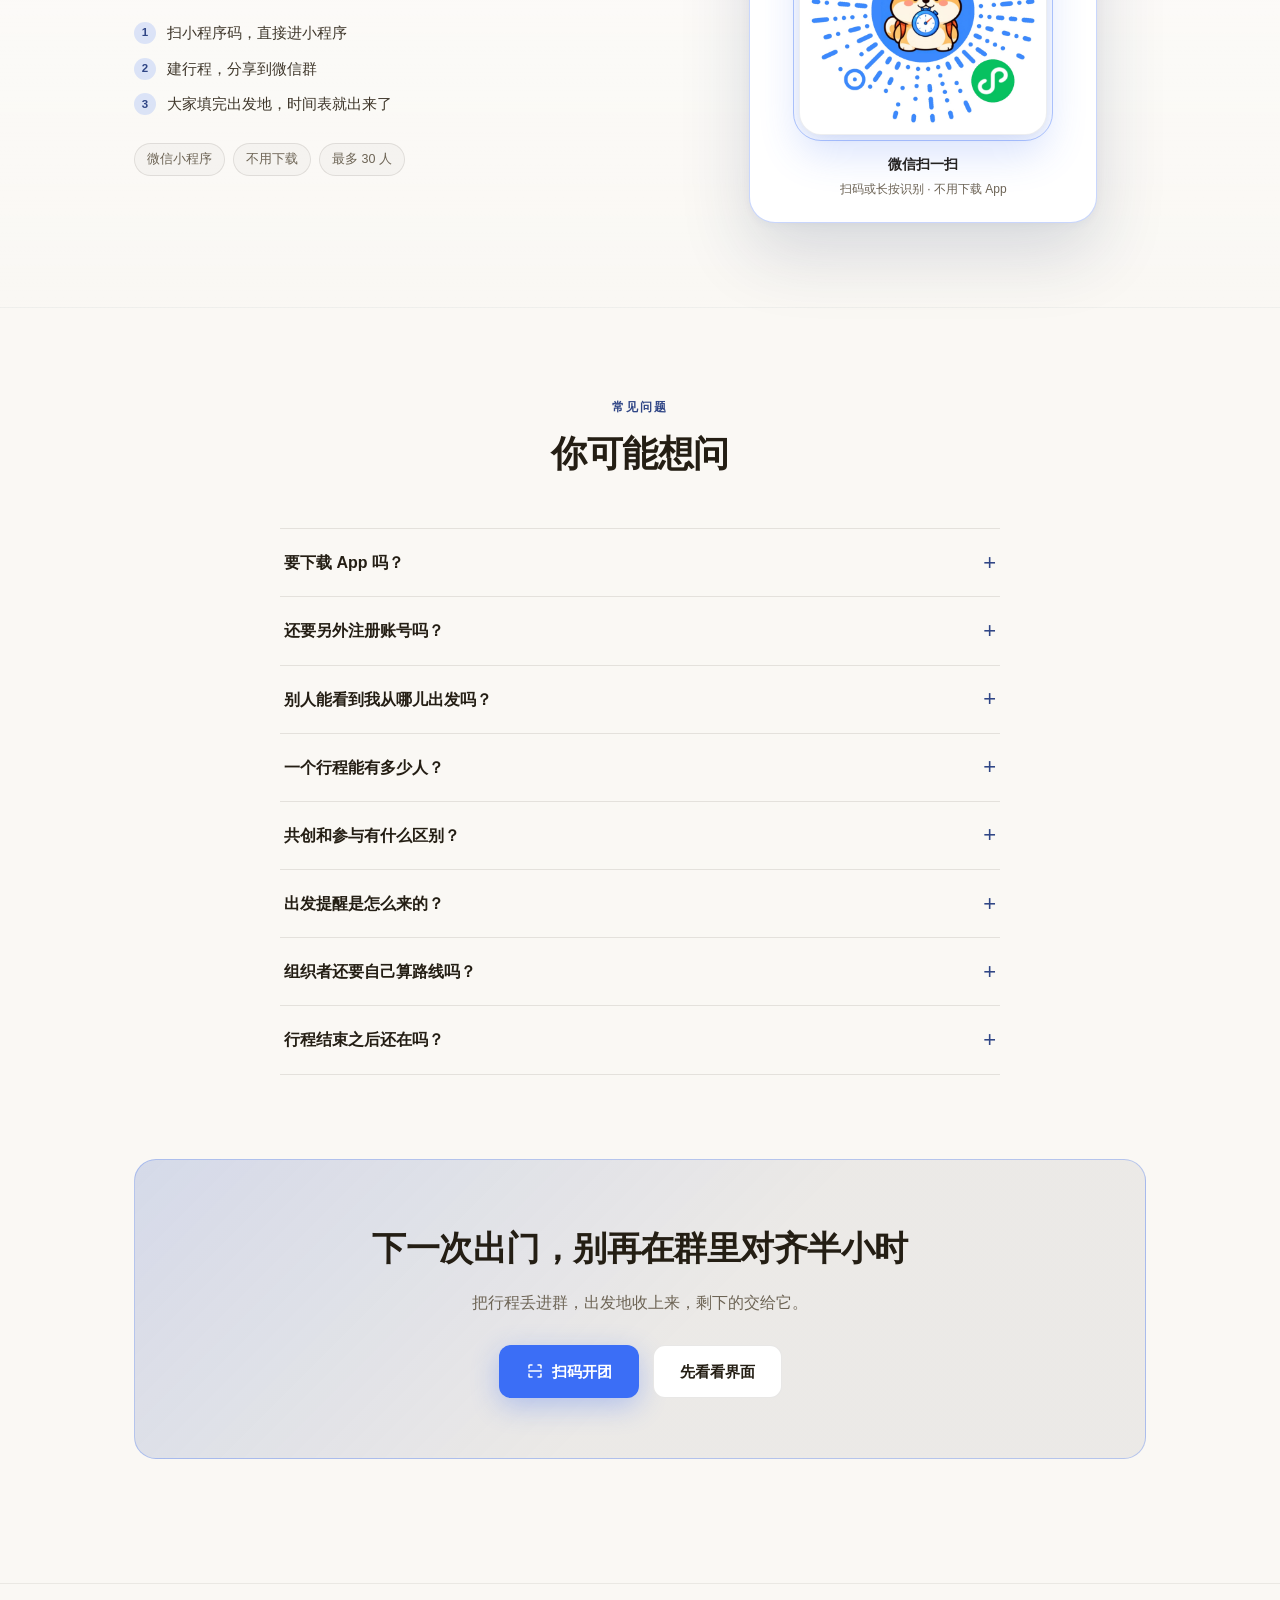
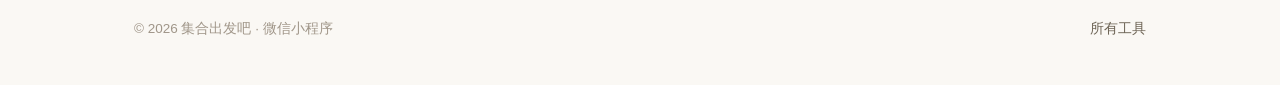
<file: public/tools/crewup/index.html>
<!DOCTYPE html>
<html lang="zh-CN">
<head>
  <meta charset="UTF-8">
  <meta name="viewport" content="width=device-width, initial-scale=1.0">
  <title data-i18n-zh="集合出发吧 — 群里说一声，几点出门、在哪儿集合都算好" data-i18n-en="CrewUp — one trip card, one timetable: when to leave, where to meet">集合出发吧 — 群里说一声，几点出门、在哪儿集合都算好</title>
  <meta name="description" data-i18n-zh="微信小程序。建个行程丢进群，大家各自填从哪儿出发，集合点、路线顺序、每个人几点出门，自动排成一张时间表。到点微信提醒，不用下载，扫小程序码就能用。" data-i18n-en="A WeChat mini program. Start a trip, drop the card in the group, and everyone adds where they're starting from. The meeting point, the route, and each person's departure time come back as one timetable. A WeChat reminder when it's time — no download, just scan the mini program code.">
  <link rel="icon" type="image/png" href="../../assets/img/crewup.png">
  <link rel="stylesheet" href="../../assets/css/style.css">
  <style>
    /* ===== 集合出发吧 页专属：手机真机 + 出发提醒 + 扫码开团 ===== */

    /* -- Hero 右侧：一张行程时间表，叠两枚现场小卡 -- */
    .cw-visual {
      position: relative;
      display: flex;
      justify-content: center;
      align-items: center;
      min-height: 600px;
    }
    .cw-visual::before {
      content: "";
      position: absolute;
      inset: 8% 0 6%;
      border-radius: 50%;
      background: radial-gradient(closest-side, rgba(59, 110, 246, 0.26), transparent 72%);
      filter: blur(10px);
      pointer-events: none;
    }
    .cw-phone {
      position: relative;
      z-index: 1;
      width: min(300px, 76%);
      border-radius: 42px;
      box-shadow: 0 38px 96px rgba(22, 38, 80, 0.30), 0 4px 18px rgba(22, 38, 80, 0.12);
      transform: rotate(-1.2deg);
    }
    .cw-phone img { width: 100%; height: auto; border-radius: 42px; }

    .cw-float {
      position: absolute;
      z-index: 2;
      background: rgba(255, 255, 255, 0.97);
      backdrop-filter: blur(16px);
      -webkit-backdrop-filter: blur(16px);
      border: 1px solid rgba(28, 40, 72, 0.10);
      box-shadow: 0 24px 60px rgba(24, 40, 80, 0.20), 0 2px 8px rgba(24, 40, 80, 0.06);
    }
    .cw-remind {
      left: -18px;
      bottom: 78px;
      width: 252px;
      padding: 13px 15px 12px;
      border-radius: 16px;
      color: #171a22;
    }
    .cw-remind-head { display: flex; align-items: center; gap: 8px; margin-bottom: 9px; }
    .cw-remind-head img { width: 21px; height: 21px; border-radius: 6px; flex: none; }
    .cw-remind-app { font-size: 12px; font-weight: 800; color: #3a4257; }
    .cw-remind-when { margin-left: auto; font-size: 11px; color: #9aa2b4; }
    .cw-remind-title { font-size: 13px; font-weight: 800; margin-bottom: 3px; }
    .cw-remind-line { font-size: 12.5px; color: #5b6376; line-height: 1.6; }
    .cw-remind-line strong { color: #3B6EF6; font-weight: 800; }
    .cw-remind-tag {
      display: inline-block;
      margin-top: 8px;
      font-size: 10.5px;
      font-weight: 700;
      color: #12a150;
      background: #e6f7ee;
      border-radius: 999px;
      padding: 2px 8px;
    }

    .cw-count {
      right: -16px;
      top: 58px;
      display: flex;
      align-items: center;
      gap: 9px;
      padding: 11px 14px;
      border-radius: 999px;
      font-size: 12px;
      font-weight: 700;
      color: #2a3a55;
      white-space: nowrap;
    }
    .cw-count i {
      width: 8px;
      height: 8px;
      border-radius: 50%;
      flex: none;
      background: #12a150;
      box-shadow: 0 0 0 4px rgba(18, 161, 80, 0.14);
    }

    /* -- 五步流程 -- */
    .cw-flow {
      display: grid;
      grid-template-columns: repeat(5, 1fr);
      gap: 14px;
    }
    .cw-flow-step {
      position: relative;
      background: var(--card);
      border: 1px solid var(--border);
      border-radius: var(--radius);
      padding: 22px 18px;
    }
    .cw-flow-step .n {
      width: 28px;
      height: 28px;
      border-radius: 50%;
      display: flex;
      align-items: center;
      justify-content: center;
      font-size: 13px;
      font-weight: 800;
      color: var(--accent-ink);
      background: var(--accent-soft);
      margin-bottom: 13px;
    }
    .cw-flow-step h3 { font-size: 15px; font-weight: 800; margin-bottom: 6px; }
    .cw-flow-step p { font-size: 13.5px; color: var(--muted); line-height: 1.65; }

    /* -- 界面一览：六张真机画面 -- */
    .cw-shots {
      display: grid;
      grid-template-columns: repeat(3, 1fr);
      gap: 20px;
    }
    .cw-shot {
      padding: 14px;
      background: var(--card);
      border: 1px solid var(--border);
      border-radius: 20px;
      box-shadow: 0 8px 28px rgba(70, 53, 25, 0.06);
    }
    .cw-shot img {
      width: 100%;
      height: auto;
      border-radius: 14px;
      border: 1px solid rgba(28, 40, 72, 0.10);
      background: #f4f6fb;
    }
    .cw-shot figcaption {
      margin-top: 13px;
      font-size: 13.5px;
      color: var(--muted);
      line-height: 1.65;
    }

    /* -- 两种开团方式 -- */
    .cw-modes { display: grid; grid-template-columns: 1fr 1fr; gap: 18px; }
    .cw-mode {
      background: var(--card);
      border: 1px solid var(--border);
      border-radius: var(--radius);
      padding: 30px;
    }
    .cw-mode-head { display: flex; align-items: center; gap: 12px; margin-bottom: 12px; }
    .cw-mode-icon {
      width: 44px;
      height: 44px;
      border-radius: 12px;
      flex: none;
      display: flex;
      align-items: center;
      justify-content: center;
      color: var(--accent-ink);
      background: var(--accent-soft);
    }
    .cw-mode-icon svg { width: 22px; height: 22px; }
    .cw-mode h3 { font-size: 19px; font-weight: 800; }
    .cw-mode .tag { display: inline-block; margin-bottom: 14px; }
    .cw-mode > p { color: var(--muted); font-size: 14.5px; margin-bottom: 18px; }
    .cw-list { display: flex; flex-direction: column; gap: 8px; }
    .cw-list li {
      position: relative;
      padding-left: 23px;
      font-size: 14px;
      color: #3f372b;
    }
    .cw-list li::before {
      content: "";
      position: absolute;
      left: 2px;
      top: 5px;
      width: 12px;
      height: 7px;
      border-left: 2px solid var(--accent-ink);
      border-bottom: 2px solid var(--accent-ink);
      transform: rotate(-45deg);
    }

    /* -- 分享与隐私 -- */
    .cw-share { display: grid; grid-template-columns: 0.92fr 1.08fr; gap: 38px; align-items: center; }
    .cw-share-fig { margin: 0; }
    .cw-share-card {
      position: relative;
      overflow: hidden;
      border-radius: 20px;
      border: 1px solid color-mix(in srgb, var(--accent) 24%, transparent);
      box-shadow: 0 26px 64px rgba(32, 50, 96, 0.18);
      transform: rotate(-1.3deg);
    }
    .cw-share-card img { width: 100%; height: auto; }
    .cw-share-veil {
      position: absolute;
      inset: auto 0 0 0;
      padding: 48px 20px 18px;
      background: linear-gradient(transparent, rgba(14, 21, 38, 0.86) 42%);
      color: #fff;
    }
    .cw-share-veil strong { display: block; font-size: 16px; font-weight: 800; margin-bottom: 2px; }
    .cw-share-veil span { font-size: 12.5px; color: rgba(255, 255, 255, 0.78); }
    .cw-share-fig figcaption { margin-top: 14px; font-size: 13.5px; color: var(--muted); line-height: 1.65; }

    .cw-priv { display: flex; flex-direction: column; gap: 14px; }
    .cw-priv-item {
      display: flex;
      gap: 15px;
      padding: 20px 22px;
      background: var(--card);
      border: 1px solid var(--border);
      border-radius: 15px;
    }
    .cw-priv-ico {
      width: 38px;
      height: 38px;
      border-radius: 10px;
      flex: none;
      display: flex;
      align-items: center;
      justify-content: center;
      color: var(--accent-ink);
      background: var(--accent-soft);
    }
    .cw-priv-ico svg { width: 19px; height: 19px; }
    .cw-priv-item h3 { font-size: 15.5px; font-weight: 800; margin-bottom: 4px; }
    .cw-priv-item p { font-size: 14px; color: var(--muted); }

    /* -- 开始：扫码卡 -- */
    .cw-start { display: grid; grid-template-columns: 1.08fr 0.92fr; gap: 44px; align-items: center; }
    .cw-start h2 {
      font-size: clamp(26px, 3.4vw, 36px);
      font-weight: 800;
      letter-spacing: -0.015em;
      line-height: 1.25;
      margin-bottom: 14px;
    }
    .cw-start-sub { color: var(--muted); font-size: 16px; }
    .cw-start-list { display: flex; flex-direction: column; gap: 11px; margin: 24px 0 26px; }
    .cw-start-list li { display: flex; align-items: flex-start; gap: 11px; font-size: 14.5px; color: #3f372b; }
    .cw-start-list .n {
      width: 22px;
      height: 22px;
      border-radius: 50%;
      flex: none;
      display: flex;
      align-items: center;
      justify-content: center;
      font-size: 11.5px;
      font-weight: 800;
      color: var(--accent-ink);
      background: var(--accent-soft);
      margin-top: 1px;
    }
    .cw-scan {
      position: relative;
      width: min(348px, 100%);
      justify-self: center;
      padding: 24px 24px 22px;
      text-align: center;
      background: var(--card);
      border: 1px solid color-mix(in srgb, var(--accent) 28%, transparent);
      border-radius: 26px;
      box-shadow: 0 30px 70px rgba(32, 50, 96, 0.16), 0 2px 10px rgba(32, 50, 96, 0.05);
      overflow: hidden;
    }
    .cw-scan::before {
      content: "";
      position: absolute;
      inset: 0 0 auto 0;
      height: 3px;
      background: linear-gradient(90deg, transparent, var(--accent), transparent);
    }
    .cw-scan-app { display: flex; align-items: center; justify-content: center; gap: 10px; margin-bottom: 18px; }
    .cw-scan-app img { width: 40px; height: 40px; border-radius: 11px; }
    .cw-scan-app strong { font-size: 15.5px; font-weight: 800; text-align: left; }
    .cw-scan-app small { display: block; font-size: 11.5px; color: var(--muted); font-weight: 500; }
    .cw-qr {
      position: relative;
      width: 248px;
      height: 248px;
      margin: 0 auto 18px;
      padding: 7px;
      border-radius: 22px;
      background: #fff;
      border: 1px solid rgba(28, 40, 72, 0.08);
      display: grid;
      place-items: center;
      box-shadow: 0 18px 40px color-mix(in srgb, var(--accent) 20%, transparent), 0 2px 8px rgba(32, 50, 96, 0.06);
    }
    .cw-qr::before {
      content: "";
      position: absolute;
      inset: -7px;
      border-radius: 28px;
      border: 1px solid color-mix(in srgb, var(--accent) 38%, transparent);
      pointer-events: none;
      animation: cw-breathe 4.8s ease-in-out infinite;
    }
    @keyframes cw-breathe {
      0%, 100% { opacity: 0.35; transform: scale(0.99); }
      50% { opacity: 0.85; transform: scale(1.018); }
    }
    @media (prefers-reduced-motion: reduce) {
      .cw-qr::before { animation: none; opacity: 0.55; }
    }
    .cw-qr img { display: block; width: 100%; height: 100%; object-fit: contain; border-radius: 16px; }
    [hidden] { display: none !important; }
    .cw-qr-fallback { display: flex; flex-direction: column; align-items: center; gap: 8px; color: var(--accent-ink); }
    .cw-qr-fallback svg { width: 58px; height: 58px; opacity: 0.9; }
    .cw-qr-fallback strong { font-size: 14px; font-weight: 800; color: var(--text); }
    .cw-qr-fallback span { font-size: 12px; color: var(--muted); }
    .cw-scan-tip { font-size: 14px; font-weight: 800; color: var(--text); }
    .cw-scan-sub { margin-top: 3px; font-size: 12px; color: var(--muted); }

    /* -- 小屏 -- */
    @media (max-width: 920px) {
      .cw-visual { min-height: 540px; margin-top: 8px; }
      .cw-flow { grid-template-columns: repeat(2, 1fr); }
      .cw-shots { grid-template-columns: repeat(2, 1fr); }
      .cw-share { grid-template-columns: 1fr; gap: 28px; }
      .cw-start { grid-template-columns: 1fr; gap: 32px; }
      .cw-start .cw-scan { justify-self: start; }
    }
    @media (max-width: 640px) {
      .cw-modes { grid-template-columns: 1fr; }
      .cw-shots { grid-template-columns: 1fr; }
      .cw-remind { left: 0; bottom: 30px; width: 232px; }
      .cw-count { right: 0; top: 24px; }
      .cw-visual { min-height: 600px; }
      .cw-start .cw-scan { justify-self: center; }
    }
    @media (max-width: 560px) {
      .cw-flow { grid-template-columns: 1fr; }
      .cw-visual { min-height: 570px; }
      .cw-phone { width: min(280px, 82%); }
      .cw-float { transform: scale(0.94); }
      .cw-remind { transform-origin: left bottom; }
      .cw-count { transform-origin: right top; }
      .cw-mode { padding: 24px 22px; }
      .cw-priv-item { padding: 18px; }
    }
  </style>
</head>
<body style="--accent: #3B6EF6; --btn-text: #ffffff;">

  <header class="site-header">
    <div class="container nav">
      <a class="back-link" href="../../">
        <svg width="15" height="15" viewBox="0 0 24 24" fill="none" stroke="currentColor" stroke-width="2.4" stroke-linecap="round" stroke-linejoin="round" aria-hidden="true"><polyline points="15 18 9 12 15 6"/></svg>
        <span data-i18n-zh="所有工具" data-i18n-en="All tools">所有工具</span>
      </a>
      <div class="nav-right">
        <a class="nav-link hide-sm" href="#how" data-i18n-zh="怎么用" data-i18n-en="How it works">怎么用</a>
        <a class="btn btn-primary btn-sm" href="#start" data-i18n-zh="扫码开团" data-i18n-en="Scan to start">扫码开团</a>
        <div class="lang-switch" role="group" aria-label="Language">
          <button type="button" data-lang="zh" aria-pressed="true">中文</button>
          <button type="button" data-lang="en" aria-pressed="false">EN</button>
        </div>
      </div>
    </div>
  </header>

  <main>

    <!-- ============ Hero ============ -->
    <section class="hero">
      <canvas id="hero-gl" aria-hidden="true"
              data-mode="net" data-colors="#3b6ef6,#7aa2ff,#ff8a5b"></canvas>
      <div class="container hero-inner">

        <div class="hero-copy">
          <div class="hero-app">
            <img src="../../assets/img/crewup.png" alt="集合出发吧">
            <div>
              <div class="hero-app-name" data-i18n-zh="集合出发吧" data-i18n-en="CrewUp">集合出发吧</div>
              <div class="hero-app-cat" data-i18n-zh="微信群里的出发助手 · 微信小程序" data-i18n-en="The departure planner for WeChat groups · Mini program">微信群里的出发助手 · 微信小程序</div>
            </div>
          </div>
          <h1 class="hero-title"
              data-i18n-zh="群里喊一声，<br><em>几点出门、<br>在哪儿集合都算好</em>。"
              data-i18n-en="One trip card —<br><em>when to leave,<br>where to meet,<br>all worked out</em>.">群里喊一声，<br><em>几点出门、<br>在哪儿集合都算好</em>。</h1>
          <p class="hero-sub"
             data-i18n-zh="建个行程丢进群，大家各自填上从哪儿出发。集合点、路线顺序、每个人几点出门，自动排成一张时间表；到点微信提醒，谁也不用挨个催。不用下载，扫小程序码就用。"
             data-i18n-en="Start a trip and drop the card in the group; everyone adds where they're starting from. The meeting point, the order of stops, and each person's departure time come back as one timetable — and a WeChat reminder goes out when it's time, so nobody has to chase anyone. No download: scan the mini program code and go.">建个行程丢进群，大家各自填上从哪儿出发。集合点、路线顺序、每个人几点出门，自动排成一张时间表；到点微信提醒，谁也不用挨个催。不用下载，扫小程序码就用。</p>
          <div class="hero-ctas">
            <a class="btn btn-primary" href="#start">
              <svg viewBox="0 0 24 24" fill="none" stroke="currentColor" stroke-width="2" stroke-linecap="round" stroke-linejoin="round" aria-hidden="true"><path d="M4 8V5a1 1 0 0 1 1-1h3"/><path d="M16 4h3a1 1 0 0 1 1 1v3"/><path d="M20 16v3a1 1 0 0 1-1 1h-3"/><path d="M8 20H5a1 1 0 0 1-1-1v-3"/><path d="M4 12h16"/></svg>
              <span data-i18n-zh="扫码开团" data-i18n-en="Scan to start">扫码开团</span>
            </a>
            <a class="btn btn-ghost" href="#how"
               data-i18n-zh="看看怎么用" data-i18n-en="See how it works">看看怎么用</a>
          </div>
          <div class="facts">
            <span class="fact" data-i18n-zh="微信小程序" data-i18n-en="WeChat mini program">微信小程序</span>
            <span class="fact" data-i18n-zh="不用下载" data-i18n-en="No download">不用下载</span>
            <span class="fact" data-i18n-zh="不用另外注册" data-i18n-en="No extra account">不用另外注册</span>
            <span class="fact" data-i18n-zh="最多 30 人" data-i18n-en="Up to 30 people">最多 30 人</span>
          </div>
        </div>

        <!-- 真机时间表 + 两枚现场小卡（纯装饰） -->
        <div class="cw-visual" aria-hidden="true">
          <figure class="cw-phone">
            <img src="../../assets/img/crewup-shots/plan-timeline.png" width="750" height="1624" fetchpriority="high" alt="">
          </figure>
          <div class="cw-float cw-remind">
            <div class="cw-remind-head">
              <img src="../../assets/img/crewup.png" alt="">
              <span class="cw-remind-app" data-i18n-zh="集合出发吧 · 出发提醒" data-i18n-en="CrewUp · Departure reminder">集合出发吧 · 出发提醒</span>
              <span class="cw-remind-when" data-i18n-zh="刚刚" data-i18n-en="now">刚刚</span>
            </div>
            <p class="cw-remind-title" data-i18n-zh="该出门了" data-i18n-en="Time to head out">该出门了</p>
            <p class="cw-remind-line" data-i18n-zh="<strong>08:00</strong> 从望京SOHO出发，去西山森林公园集合 · 地铁约 90 分钟" data-i18n-en="Leave at <strong>08:00</strong> for Xishan Forest Park · about 90 min by metro"><strong>08:00</strong> 从望京SOHO出发，去西山森林公园集合 · 地铁约 90 分钟</p>
            <span class="cw-remind-tag" data-i18n-zh="按你的出门时间提醒" data-i18n-en="At your own departure time">按你的出门时间提醒</span>
          </div>
          <div class="cw-float cw-count">
            <i></i>
            <span data-i18n-zh="4 / 4 已填出发地" data-i18n-en="4 of 4 origins added">4 / 4 已填出发地</span>
          </div>
        </div>

      </div>
    </section>

    <!-- ============ 痛点 ============ -->
    <section class="section section-alt">
      <div class="container">
        <div class="section-head">
          <span class="kicker" data-i18n-zh="为什么做它" data-i18n-en="WHY">为什么做它</span>
          <h2 class="section-title"
              data-i18n-zh="一次出门，半个晚上都在群里对齐" data-i18n-en="One outing, half the evening spent aligning in the group chat">一次出门，半个晚上都在群里对齐</h2>
          <p class="section-sub"
             data-i18n-zh="组织者不想当调度员，可只要没人收齐出发地、算清时间，这件事最后总会落到一个人头上。"
             data-i18n-en="Nobody wants to be the dispatcher — but if the origins aren't collected and the times aren't worked out, it always lands on one person.">组织者不想当调度员，可只要没人收齐出发地、算清时间，这件事最后总会落到一个人头上。</p>
        </div>

        <div class="pain-grid">
          <div class="pain-card">
            <h3 data-i18n-zh="接龙越刷越长，还是拼不出地图" data-i18n-en="The sign-up thread grows, the map doesn't">接龙越刷越长，还是拼不出地图</h3>
            <p data-i18n-zh="谁从哪走、谁能顺路、谁坐地铁，消息一条条刷过去，最后还是得自己打开地图，一个个点开看。"
               data-i18n-en="Who's coming from where, who can share a ride, who's on the metro — the messages scroll past, and you still end up opening a map and checking each one by hand.">谁从哪走、谁能顺路、谁坐地铁，消息一条条刷过去，最后还是得自己打开地图，一个个点开看。</p>
          </div>
          <div class="pain-card">
            <h3 data-i18n-zh="集合点靠拍脑袋，总有人多绕路" data-i18n-en="The meeting point is a guess, and someone always detours">集合点靠拍脑袋，总有人多绕路</h3>
            <p data-i18n-zh="定在谁家附近都像偏心；换一个地方，也没人说得清到底差多少。最后往往是住得远的人默默多走一截。"
               data-i18n-en="Any spot near someone's home feels like favouritism; move it, and nobody can say how much better or worse it gets. Usually whoever lives furthest just quietly travels further.">定在谁家附近都像偏心；换一个地方，也没人说得清到底差多少。最后往往是住得远的人默默多走一截。</p>
          </div>
          <div class="pain-card">
            <h3 data-i18n-zh="集合时间说了八遍，还是有人迟到" data-i18n-en="&ldquo;Meet at nine&rdquo; said eight times — someone's still late">集合时间说了八遍，还是有人迟到</h3>
            <p data-i18n-zh="住得远的人按同一个时间出门，路上堵不堵、换几次乘，全靠自己估。出门前再问一遍，已经来不及了。"
               data-i18n-en="Everyone leaves at the same time, regardless of how far they're coming from — and how long the trip really takes is a guess. Asking again on the way out doesn't help by then.">住得远的人按同一个时间出门，路上堵不堵、换几次乘，全靠自己估。出门前再问一遍，已经来不及了。</p>
          </div>
        </div>

        <p class="pain-transition"
           data-i18n-zh="集合出发吧把这几件事接了过去：<em>收出发地、挑集合点、排路线、算时间</em>，一次做完。"
           data-i18n-en="CrewUp takes those jobs off your hands: <em>collect the origins, pick the meeting point, order the route, work out the times</em> — in one go.">集合出发吧把这几件事接了过去：<em>收出发地、挑集合点、排路线、算时间</em>，一次做完。</p>
      </div>
    </section>

    <!-- ============ 五步 ============ -->
    <section class="section" id="how">
      <div class="container">
        <div class="section-head">
          <span class="kicker" data-i18n-zh="怎么用" data-i18n-en="HOW IT WORKS">怎么用</span>
          <h2 class="section-title"
              data-i18n-zh="从群里一句「去不去」，到一张出发时间表" data-i18n-en="From &ldquo;anyone up for it?&rdquo; to a departure timetable">从群里一句「去不去」，到一张出发时间表</h2>
          <p class="section-sub"
             data-i18n-zh="建行程只要几十秒；剩下的活，它会跟着每个人填的出发地自己算。"
             data-i18n-en="Setting up the trip takes seconds. The rest follows from the origins everyone fills in.">建行程只要几十秒；剩下的活，它会跟着每个人填的出发地自己算。</p>
        </div>

        <div class="cw-flow">
          <div class="cw-flow-step">
            <div class="n">1</div>
            <h3 data-i18n-zh="建个行程" data-i18n-en="Start a trip">建个行程</h3>
            <p data-i18n-zh="起个名字，选共创还是参与，行程就建好了。日期和集合时间可以之后再定。"
               data-i18n-en="Give it a name and choose Co-create or Sign-up. You can set the date and meeting time later.">起个名字，选共创还是参与，行程就建好了。日期和集合时间可以之后再定。</p>
          </div>
          <div class="cw-flow-step">
            <div class="n">2</div>
            <h3 data-i18n-zh="发到微信群" data-i18n-en="Drop it in the group">发到微信群</h3>
            <p data-i18n-zh="分享卡片点开就是行程：集合点、地点、人数，加入之前先看明白。"
               data-i18n-en="The share card opens straight onto the trip — meeting point, stops, headcount — all clear before anyone joins.">分享卡片点开就是行程：集合点、地点、人数，加入之前先看明白。</p>
          </div>
          <div class="cw-flow-step">
            <div class="n">3</div>
            <h3 data-i18n-zh="各自填出发地" data-i18n-en="Everyone adds an origin">各自填出发地</h3>
            <p data-i18n-zh="每个人只填自己的。不公开也没关系，一样能算进路线和集合点。"
               data-i18n-en="Each person adds their own — and can keep it private. It still counts toward the route and meeting point.">每个人只填自己的。不公开也没关系，一样能算进路线和集合点。</p>
          </div>
          <div class="cw-flow-step">
            <div class="n">4</div>
            <h3 data-i18n-zh="自动排线" data-i18n-en="The route builds itself">自动排线</h3>
            <p data-i18n-zh="集合点、地点顺序、每一段路、每个人的出门时间，一起算好。"
               data-i18n-en="Meeting point, stop order, every leg, and each person's departure time — all worked out together.">集合点、地点顺序、每一段路、每个人的出门时间，一起算好。</p>
          </div>
          <div class="cw-flow-step">
            <div class="n">5</div>
            <h3 data-i18n-zh="到点提醒" data-i18n-en="A reminder on time">到点提醒</h3>
            <p data-i18n-zh="按你自己的出门时间，微信推一条服务通知，不用别人在群里催。"
               data-i18n-en="A WeChat service notification arrives at your own departure time — no chasing in the group.">按你自己的出门时间，微信推一条服务通知，不用别人在群里催。</p>
          </div>
        </div>
      </div>
    </section>

    <!-- ============ 功能 ============ -->
    <section class="section section-alt">
      <div class="container">
        <div class="section-head">
          <span class="kicker" data-i18n-zh="核心能力" data-i18n-en="FEATURES">核心能力</span>
          <h2 class="section-title"
              data-i18n-zh="该算的它都算好，该知道的你都看得到" data-i18n-en="The maths is done for you — and you can see all of it">该算的它都算好，该知道的你都看得到</h2>
          <p class="section-sub"
             data-i18n-zh="集合点为什么选在这儿、每段路要多久、你该几点出门——不是一句「大概」，而是摆在明面上的数。"
             data-i18n-en="Why this meeting point, how long each leg takes, when you should leave — not a vague &ldquo;around nine&rdquo;, but numbers you can look at.">集合点为什么选在这儿、每段路要多久、你该几点出门——不是一句「大概」，而是摆在明面上的数。</p>
        </div>

        <div class="feature-grid">
          <div class="feature-card">
            <div class="feature-icon">
              <svg viewBox="0 0 24 24" fill="none" stroke="currentColor" stroke-width="2" stroke-linecap="round" stroke-linejoin="round" aria-hidden="true"><path d="M12 21s7-5.4 7-11a7 7 0 1 0-14 0c0 5.6 7 11 7 11z"/><circle cx="12" cy="10" r="2.5"/></svg>
            </div>
            <h3 data-i18n-zh="集合点算出来，不是拍出来" data-i18n-en="A meeting point that's calculated, not guessed">集合点算出来，不是拍出来</h3>
            <p data-i18n-zh="把所有人的出发地放在一起比，挑一个总里程和总时长更合适的地方，还会把附近的停车场一起给你。为什么是这儿，页面上写得明明白白。"
               data-i18n-en="All the origins are weighed together to find the spot that keeps the total distance and time down — with nearby car parks included. The page shows you exactly why it won.">把所有人的出发地放在一起比，挑一个总里程和总时长更合适的地方，还会把附近的停车场一起给你。为什么是这儿，页面上写得明明白白。</p>
          </div>

          <div class="feature-card">
            <div class="feature-icon">
              <svg viewBox="0 0 24 24" fill="none" stroke="currentColor" stroke-width="2" stroke-linecap="round" stroke-linejoin="round" aria-hidden="true"><path d="M5 4v16"/><circle cx="5" cy="8" r="1.7"/><circle cx="5" cy="16" r="1.7"/><path d="M10 8h9"/><path d="M10 16h6"/></svg>
            </div>
            <h3 data-i18n-zh="一张时间表，所有人看同一份" data-i18n-en="One timetable for the whole group">一张时间表，所有人看同一份</h3>
            <p data-i18n-zh="几点出门、几点到集合点、每一站待多久、下一段怎么走，全在一条时间线上。谁看手机，看到的都是同一版。"
               data-i18n-en="When to leave, when to reach the meeting point, how long each stop lasts, how the next leg goes — one timeline, the same for everyone who opens it.">几点出门、几点到集合点、每一站待多久、下一段怎么走，全在一条时间线上。谁看手机，看到的都是同一版。</p>
          </div>

          <div class="feature-card">
            <div class="feature-icon">
              <svg viewBox="0 0 24 24" fill="none" stroke="currentColor" stroke-width="2" stroke-linecap="round" stroke-linejoin="round" aria-hidden="true"><circle cx="12" cy="12" r="9"/><path d="M12 7.5v5l3 1.8"/></svg>
            </div>
            <h3 data-i18n-zh="每个人都有自己的出门时间" data-i18n-en="Everyone gets their own departure time">每个人都有自己的出门时间</h3>
            <p data-i18n-zh="住得远的早一点走，离得近的不用陪着等。地铁、公交、骑行、步行、打车、自驾，各自按真实耗时算，换乘和进出站也留了出来。"
               data-i18n-en="Further out leaves earlier; nearby doesn't wait around. Metro, bus, bike, walk, taxi, or drive — each timed realistically, transfers and station walks included.">住得远的早一点走，离得近的不用陪着等。地铁、公交、骑行、步行、打车、自驾，各自按真实耗时算，换乘和进出站也留了出来。</p>
          </div>

          <div class="feature-card">
            <div class="feature-icon">
              <svg viewBox="0 0 24 24" fill="none" stroke="currentColor" stroke-width="2" stroke-linecap="round" stroke-linejoin="round" aria-hidden="true"><path d="M20 11a8 8 0 1 0-2.3 5.7"/><polyline points="20 4 20 11 13 11"/></svg>
            </div>
            <h3 data-i18n-zh="谁改了出发地，整张表跟着重排" data-i18n-en="One change, the whole plan updates">谁改了出发地，整张表跟着重排</h3>
            <p data-i18n-zh="有人换了地方、加了地点，或者把集合时间提前了，路线和时间表自动更新。组织者不用拿计算器再算一遍。"
               data-i18n-en="Someone moves, a stop gets added, or the meeting time shifts — the route and timetable update themselves. No recounting by the organiser.">有人换了地方、加了地点，或者把集合时间提前了，路线和时间表自动更新。组织者不用拿计算器再算一遍。</p>
          </div>

          <div class="feature-card">
            <div class="feature-icon">
              <svg viewBox="0 0 24 24" fill="none" stroke="currentColor" stroke-width="2" stroke-linecap="round" stroke-linejoin="round" aria-hidden="true"><path d="M16 21v-2a4 4 0 0 0-4-4H6a4 4 0 0 0-4 4v2"/><circle cx="9" cy="7" r="4"/><path d="M22 21v-2a4 4 0 0 0-3-3.87"/><path d="M16 3.13a4 4 0 0 1 0 7.75"/></svg>
            </div>
            <h3 data-i18n-zh="共创还是参与，开团时选" data-i18n-en="Co-create or sign up — your call">共创还是参与，开团时选</h3>
            <p data-i18n-zh="共创：谁都能补地点，各改各的信息；参与：发起人一个人安排。两种方式，加入、填出发地和收提醒都一样顺。"
               data-i18n-en="Co-create: anyone can add stops and edit their own details. Sign-up: the organiser arranges it all. Joining, filling in an origin, and reminders work the same either way.">共创：谁都能补地点，各改各的信息；参与：发起人一个人安排。两种方式，加入、填出发地和收提醒都一样顺。</p>
          </div>

          <div class="feature-card">
            <div class="feature-icon">
              <svg viewBox="0 0 24 24" fill="none" stroke="currentColor" stroke-width="2" stroke-linecap="round" stroke-linejoin="round" aria-hidden="true"><path d="M18 8a6 6 0 0 0-12 0c0 7-3 9-3 9h18s-3-2-3-9"/><path d="M13.7 21a2 2 0 0 1-3.4 0"/></svg>
            </div>
            <h3 data-i18n-zh="到点微信提醒，不用人催" data-i18n-en="A WeChat nudge, right on time">到点微信提醒，不用人催</h3>
            <p data-i18n-zh="点一下订阅，到了你自己的出门时间，微信推一条服务通知：几点出发、去哪儿集合、全程大约多久。"
               data-i18n-en="Tap once to allow it, and at your own departure time a WeChat service notification arrives: when to leave, where to meet, roughly how long the trip takes.">点一下订阅，到了你自己的出门时间，微信推一条服务通知：几点出发、去哪儿集合、全程大约多久。</p>
          </div>
        </div>
      </div>
    </section>

    <!-- ============ 界面一览 ============ -->
    <section class="section" id="gallery">
      <div class="container">
        <div class="section-head">
          <span class="kicker" data-i18n-zh="界面一览" data-i18n-en="A LOOK INSIDE">界面一览</span>
          <h2 class="section-title"
              data-i18n-zh="打开小程序，你会看到的" data-i18n-en="What you'll see when you open it">打开小程序，你会看到的</h2>
          <p class="section-sub"
             data-i18n-zh="从建好行程、看清、加入，到排好线、出发前那条提醒——六个真实画面。"
             data-i18n-en="From starting a trip and joining it, to the finished route and the reminder before you leave — six real screens.">从建好行程、看清、加入，到排好线、出发前那条提醒——六个真实画面。</p>
        </div>

        <div class="cw-shots">
          <figure class="cw-shot">
            <img src="../../assets/img/crewup-shots/home.png" width="750" height="1624" loading="lazy" alt="">
            <figcaption data-i18n-zh="打开就是你的行程：正在进行、已经结束，下一次什么时候出发，一眼看到。"
                        data-i18n-en="Your trips on one screen — what's coming up, what's done, and when the next one leaves.">打开就是你的行程：正在进行、已经结束，下一次什么时候出发，一眼看到。</figcaption>
          </figure>
          <figure class="cw-shot">
            <img src="../../assets/img/crewup-shots/detail.png" width="750" height="1624" loading="lazy" alt="">
            <figcaption data-i18n-zh="行程详情：集合点、为什么选它、总里程和每一站，加入之前就能看明白。"
                        data-i18n-en="Trip details before you join: the meeting point, why it was chosen, total distance, and every stop.">行程详情：集合点、为什么选它、总里程和每一站，加入之前就能看明白。</figcaption>
          </figure>
          <figure class="cw-shot">
            <img src="../../assets/img/crewup-shots/join.png" width="750" height="1624" loading="lazy" alt="">
            <figcaption data-i18n-zh="加入只要两样：昵称和出发地。出发地要不要公开，你自己定。"
                        data-i18n-en="Joining takes two things: a nickname and an origin. Whether that origin is public is up to you.">加入只要两样：昵称和出发地。出发地要不要公开，你自己定。</figcaption>
          </figure>
          <figure class="cw-shot">
            <img src="../../assets/img/crewup-shots/plan.png" width="750" height="1624" loading="lazy" alt="">
            <figcaption data-i18n-zh="排好之后：集合点、总里程、全程时长和每一站，都在同一页。"
                        data-i18n-en="Once it's planned: meeting point, total distance, total time, and every stop — all on one page.">排好之后：集合点、总里程、全程时长和每一站，都在同一页。</figcaption>
          </figure>
          <figure class="cw-shot">
            <img src="../../assets/img/crewup-shots/members.png" width="750" height="1624" loading="lazy" alt="">
            <figcaption data-i18n-zh="成员页：谁填了、谁还没填、各自几点出门；没公开的出发地，别人看不到。"
                        data-i18n-en="Members: who's filled theirs in, who hasn't, and when each person leaves — private origins stay private.">成员页：谁填了、谁还没填、各自几点出门；没公开的出发地，别人看不到。</figcaption>
          </figure>
          <figure class="cw-shot">
            <img src="../../assets/img/crewup-shots/remind.png" width="750" height="1624" loading="lazy" alt="">
            <figcaption data-i18n-zh="出发前，微信推来一条服务通知：几点出发、去哪儿集合、全程大约多久。"
                        data-i18n-en="Before you leave, a WeChat service notification: departure time, meeting place, and roughly how long the trip takes.">出发前，微信推来一条服务通知：几点出发、去哪儿集合、全程大约多久。</figcaption>
          </figure>
        </div>
      </div>
    </section>

    <!-- ============ 两种开团方式 ============ -->
    <section class="section section-alt">
      <div class="container">
        <div class="section-head">
          <span class="kicker" data-i18n-zh="两种开团方式" data-i18n-en="TWO WAYS TO PLAN">两种开团方式</span>
          <h2 class="section-title"
              data-i18n-zh="一起商量，还是你一个人定了都行" data-i18n-en="Plan it together, or just set it yourself">一起商量，还是你一个人定了都行</h2>
          <p class="section-sub"
             data-i18n-zh="加入、填出发地、收提醒，两种方式完全一样；区别只在谁能改行程。"
             data-i18n-en="Joining, adding an origin, and getting reminders are identical. The only difference is who can change the plan.">加入、填出发地、收提醒，两种方式完全一样；区别只在谁能改行程。</p>
        </div>

        <div class="cw-modes">
          <div class="cw-mode">
            <div class="cw-mode-head">
              <span class="cw-mode-icon">
                <svg viewBox="0 0 24 24" fill="none" stroke="currentColor" stroke-width="2" stroke-linecap="round" stroke-linejoin="round" aria-hidden="true"><path d="M17 21v-2a4 4 0 0 0-4-4H5a4 4 0 0 0-4 4v2"/><circle cx="9" cy="7" r="4"/><path d="M23 21v-2a4 4 0 0 0-3-3.87"/><path d="M16 3.13a4 4 0 0 1 0 7.75"/></svg>
              </span>
              <h3 data-i18n-zh="共创" data-i18n-en="Co-create">共创</h3>
            </div>
            <span class="tag" data-i18n-zh="适合朋友出游、群里一起攒行程" data-i18n-en="For friends building a trip together">适合朋友出游、群里一起攒行程</span>
            <p data-i18n-zh="谁都能往行程里加地点，每个人可以改自己的出发地和信息。想去哪儿，群里说着说着就齐了。"
               data-i18n-en="Anyone can add a stop; everyone can edit their own origin and details. The plan comes together as the group talks.">谁都能往行程里加地点，每个人可以改自己的出发地和信息。想去哪儿，群里说着说着就齐了。</p>
            <ul class="cw-list">
              <li data-i18n-zh="所有人都能加地点" data-i18n-en="Everyone can add stops">所有人都能加地点</li>
              <li data-i18n-zh="每个人改自己的信息" data-i18n-en="Each person edits their own details">每个人改自己的信息</li>
              <li data-i18n-zh="发起人负责定集合时间" data-i18n-en="The organiser sets the meeting time">发起人负责定集合时间</li>
            </ul>
          </div>

          <div class="cw-mode">
            <div class="cw-mode-head">
              <span class="cw-mode-icon">
                <svg viewBox="0 0 24 24" fill="none" stroke="currentColor" stroke-width="2" stroke-linecap="round" stroke-linejoin="round" aria-hidden="true"><path d="M9 11l3 3 8-8"/><path d="M20 12v7a2 2 0 0 1-2 2H6a2 2 0 0 1-2-2V6a2 2 0 0 1 2-2h9"/></svg>
              </span>
              <h3 data-i18n-zh="参与" data-i18n-en="Sign-up">参与</h3>
            </div>
            <span class="tag" data-i18n-zh="适合活动、团建、有人统一安排" data-i18n-en="For events and outings with one organiser">适合活动、团建、有人统一安排</span>
            <p data-i18n-zh="发起人一个人安排地点和顺序，其他人只填自己的出发地。少一点来回，多一点确定。"
               data-i18n-en="The organiser arranges the stops and their order; everyone else just adds an origin. Less back-and-forth, more certainty.">发起人一个人安排地点和顺序，其他人只填自己的出发地。少一点来回，多一点确定。</p>
            <ul class="cw-list">
              <li data-i18n-zh="只有发起人能改行程" data-i18n-en="Only the organiser edits the plan">只有发起人能改行程</li>
              <li data-i18n-zh="其他人只填出发地" data-i18n-en="Everyone else just adds an origin">其他人只填出发地</li>
              <li data-i18n-zh="加入和提醒照旧" data-i18n-en="Joining and reminders work the same">加入和提醒照旧</li>
            </ul>
          </div>
        </div>
      </div>
    </section>

    <!-- ============ 分享与隐私 ============ -->
    <section class="section">
      <div class="container">
        <div class="section-head">
          <span class="kicker" data-i18n-zh="分享与隐私" data-i18n-en="SHARING &amp; PRIVACY">分享与隐私</span>
          <h2 class="section-title"
              data-i18n-zh="发到群里，也只公开该公开的" data-i18n-en="Post it to the group — share only what should be shared">发到群里，也只公开该公开的</h2>
          <p class="section-sub"
             data-i18n-zh="分享卡片是行程的门票，不是所有人信息的入口。"
             data-i18n-en="The share card is a ticket to the trip, not a doorway into everyone's details.">分享卡片是行程的门票，不是所有人信息的入口。</p>
        </div>

        <div class="cw-share">
          <figure class="cw-share-fig">
            <div class="cw-share-card">
              <img src="../../assets/img/crewup-share.jpg" width="750" height="413" loading="lazy" alt="">
              <div class="cw-share-veil">
                <strong data-i18n-zh="十一西山踏青" data-i18n-en="Xishan autumn walk">十一西山踏青</strong>
                <span data-i18n-zh="10月5日 · 09:30 西山森林公园集合" data-i18n-en="Oct 5 · meet at Xishan Forest Park, 09:30">10月5日 · 09:30 西山森林公园集合</span>
              </div>
            </div>
            <figcaption data-i18n-zh="一张卡片丢进群：还没加入的人，也能先看清集合点、地点和人数。"
                        data-i18n-en="One card in the group: even before joining, people can see the meeting point, the stops, and the headcount.">一张卡片丢进群：还没加入的人，也能先看清集合点、地点和人数。</figcaption>
          </figure>

          <div class="cw-priv">
            <div class="cw-priv-item">
              <span class="cw-priv-ico">
                <svg viewBox="0 0 24 24" fill="none" stroke="currentColor" stroke-width="2" stroke-linecap="round" stroke-linejoin="round" aria-hidden="true"><path d="M12 2l8 4v6c0 5-3.5 8.5-8 10-4.5-1.5-8-5-8-10V6z"/><path d="M9 12l2 2 4-4"/></svg>
              </span>
              <div>
                <h3 data-i18n-zh="出发地默认是你自己的" data-i18n-en="Your origin is yours by default">出发地默认是你自己的</h3>
                <p data-i18n-zh="别人只看到你填没填、几点出门，看不到你从哪儿出发、坐什么车。想公开再公开。"
                   data-i18n-en="Others see that you've filled it in and when you leave — not where you're coming from or how. Make it public only if you want to.">别人只看到你填没填、几点出门，看不到你从哪儿出发、坐什么车。想公开再公开。</p>
              </div>
            </div>
            <div class="cw-priv-item">
              <span class="cw-priv-ico">
                <svg viewBox="0 0 24 24" fill="none" stroke="currentColor" stroke-width="2" stroke-linecap="round" stroke-linejoin="round" aria-hidden="true"><path d="M2 2l20 20"/><path d="M6.7 6.7C3.6 8.6 2 12 2 12s3.5 7 10 7c2.2 0 4.1-.7 5.6-1.7"/><path d="M10.6 5.1A11 11 0 0 1 12 5c6.5 0 10 7 10 7a17 17 0 0 1-3.2 3.9"/><path d="M9.9 9.9a3 3 0 0 0 4.2 4.2"/></svg>
              </span>
              <div>
                <h3 data-i18n-zh="没加入的人，看不到成员信息" data-i18n-en="Non-members don't see member details">没加入的人，看不到成员信息</h3>
                <p data-i18n-zh="点开卡片可以先看行程再决定；加入之后，也只看得到大家愿意公开的那部分。"
                   data-i18n-en="Open the card, see the trip, then decide. After joining, you still only see what each person chose to share.">点开卡片可以先看行程再决定；加入之后，也只看得到大家愿意公开的那部分。</p>
              </div>
            </div>
            <div class="cw-priv-item">
              <span class="cw-priv-ico">
                <svg viewBox="0 0 24 24" fill="none" stroke="currentColor" stroke-width="2" stroke-linecap="round" stroke-linejoin="round" aria-hidden="true"><path d="M6 3h12"/><path d="M6 21h12"/><path d="M8 3c0 7 8 11 8 18"/><path d="M16 3c0 7-8 11-8 18"/></svg>
              </span>
              <div>
                <h3 data-i18n-zh="行程结束 24 小时后收起" data-i18n-en="Trips tuck themselves away after 24 hours">行程结束 24 小时后收起</h3>
                <p data-i18n-zh="过期行程自动归档，不会一直占着列表，也不会有人随时翻到老地址。"
                   data-i18n-en="Finished trips are filed away automatically — out of your list, and no longer pointing anyone back to an old address.">过期行程自动归档，不会一直占着列表，也不会有人随时翻到老地址。</p>
              </div>
            </div>
          </div>
        </div>
      </div>
    </section>

    <!-- ============ 开始 ============ -->
    <section class="section section-alt" id="start">
      <div class="container">
        <div class="cw-start">
          <div>
            <span class="kicker" data-i18n-zh="开始出发" data-i18n-en="GET GOING">开始出发</span>
            <h2 data-i18n-zh="不用下载，扫一下就出发" data-i18n-en="No download — one scan and you're off">不用下载，扫一下就出发</h2>
            <p class="cw-start-sub"
               data-i18n-zh="打开微信扫一扫，进「集合出发吧」。建个行程丢进群里，第一次用也不用另外注册账号。"
               data-i18n-en="Scan the mini program code in WeChat to open CrewUp. Start a trip, drop it in the group — no extra account needed the first time, either.">打开微信扫一扫，进「集合出发吧」。建个行程丢进群里，第一次用也不用另外注册账号。</p>
            <ul class="cw-start-list">
              <li><span class="n">1</span><span data-i18n-zh="扫小程序码，直接进小程序" data-i18n-en="Scan the code — the mini program opens right up">扫小程序码，直接进小程序</span></li>
              <li><span class="n">2</span><span data-i18n-zh="建行程，分享到微信群" data-i18n-en="Start a trip and share it to your WeChat group">建行程，分享到微信群</span></li>
              <li><span class="n">3</span><span data-i18n-zh="大家填完出发地，时间表就出来了" data-i18n-en="Once everyone adds an origin, the timetable appears">大家填完出发地，时间表就出来了</span></li>
            </ul>
            <div class="facts">
              <span class="fact" data-i18n-zh="微信小程序" data-i18n-en="WeChat mini program">微信小程序</span>
              <span class="fact" data-i18n-zh="不用下载" data-i18n-en="No download">不用下载</span>
              <span class="fact" data-i18n-zh="最多 30 人" data-i18n-en="Up to 30 people">最多 30 人</span>
            </div>
          </div>

          <div class="cw-scan">
            <div class="cw-scan-app">
              <img src="../../assets/img/crewup.png" alt="">
              <strong>
                <span data-i18n-zh="集合出发吧" data-i18n-en="CrewUp">集合出发吧</span>
                <small data-i18n-zh="微信小程序" data-i18n-en="WeChat mini program">微信小程序</small>
              </strong>
            </div>
            <div class="cw-qr">
              <img id="cw-qr-img" src="../../assets/img/crewup-qrcode.jpg" alt="集合出发吧小程序码，微信扫码打开" width="720" height="720" hidden>
              <div class="cw-qr-fallback" id="cw-qr-fallback">
                <svg viewBox="0 0 24 24" fill="none" stroke="currentColor" stroke-width="1.6" stroke-linecap="round" stroke-linejoin="round" aria-hidden="true"><path d="M4 8V5a1 1 0 0 1 1-1h3"/><path d="M16 4h3a1 1 0 0 1 1 1v3"/><path d="M20 16v3a1 1 0 0 1-1 1h-3"/><path d="M8 20H5a1 1 0 0 1-1-1v-3"/><path d="M4 12h16"/></svg>
                <strong data-i18n-zh="微信扫一扫" data-i18n-en="Scan in WeChat">微信扫一扫</strong>
                <span data-i18n-zh="打开「集合出发吧」" data-i18n-en="Open CrewUp">打开「集合出发吧」</span>
              </div>
            </div>
            <p class="cw-scan-tip" data-i18n-zh="微信扫一扫" data-i18n-en="Scan in WeChat">微信扫一扫</p>
            <p class="cw-scan-sub" data-i18n-zh="扫码或长按识别 · 不用下载 App" data-i18n-en="Scan or long-press · no app to install">扫码或长按识别 · 不用下载 App</p>
          </div>
        </div>
      </div>
    </section>

    <!-- ============ FAQ ============ -->
    <section class="section">
      <div class="container">
        <div class="section-head">
          <span class="kicker" data-i18n-zh="常见问题" data-i18n-en="FAQ">常见问题</span>
          <h2 class="section-title"
              data-i18n-zh="你可能想问" data-i18n-en="You might be wondering">你可能想问</h2>
        </div>

        <div class="faq">
          <details>
            <summary data-i18n-zh="要下载 App 吗？" data-i18n-en="Do I need to install an app?">要下载 App 吗？</summary>
            <p class="faq-a"
               data-i18n-zh="不用。它是微信小程序，扫小程序码就能打开，用完退出，不占手机桌面。"
               data-i18n-en="No. It's a WeChat mini program — scan the code to open it. Close it when you're done; nothing gets added to your home screen.">不用。它是微信小程序，扫小程序码就能打开，用完退出，不占手机桌面。</p>
          </details>
          <details>
            <summary data-i18n-zh="还要另外注册账号吗？" data-i18n-en="Do I need to create an account?">还要另外注册账号吗？</summary>
            <p class="faq-a"
               data-i18n-zh="不用另外注册。用微信昵称加入行程就行，打开就是能用的状态。"
               data-i18n-en="No extra account. Join with a WeChat nickname and you're ready to go.">不用另外注册。用微信昵称加入行程就行，打开就是能用的状态。</p>
          </details>
          <details>
            <summary data-i18n-zh="别人能看到我从哪儿出发吗？" data-i18n-en="Can other people see where I'm starting from?">别人能看到我从哪儿出发吗？</summary>
            <p class="faq-a"
               data-i18n-zh="默认看不到。大家只会看到你填了没有、几点出门；出发地和交通信息要不要公开，由你自己决定。"
               data-i18n-en="Not by default. Others only see whether you've filled it in and when you leave. Whether your origin and transport details are public is your choice.">默认看不到。大家只会看到你填了没有、几点出门；出发地和交通信息要不要公开，由你自己决定。</p>
          </details>
          <details>
            <summary data-i18n-zh="一个行程能有多少人？" data-i18n-en="How many people can one trip hold?">一个行程能有多少人？</summary>
            <p class="faq-a"
               data-i18n-zh="最多 30 人。两个人的周末和一群人的团建，都放得下。"
               data-i18n-en="Up to 30. Enough for a weekend for two or a team outing for many.">最多 30 人。两个人的周末和一群人的团建，都放得下。</p>
          </details>
          <details>
            <summary data-i18n-zh="共创和参与有什么区别？" data-i18n-en="What's the difference between Co-create and Sign-up?">共创和参与有什么区别？</summary>
            <p class="faq-a"
               data-i18n-zh="共创模式下，所有成员都能加地点、改自己的信息；参与模式下，只有发起人安排行程。加入、填出发地、收提醒，两种模式都一样。"
               data-i18n-en="In Co-create, every member can add stops and edit their own details. In Sign-up, only the organiser arranges the plan. Joining, adding an origin, and reminders are the same in both.">共创模式下，所有成员都能加地点、改自己的信息；参与模式下，只有发起人安排行程。加入、填出发地、收提醒，两种模式都一样。</p>
          </details>
          <details>
            <summary data-i18n-zh="出发提醒是怎么来的？" data-i18n-en="How does the departure reminder work?">出发提醒是怎么来的？</summary>
            <p class="faq-a"
               data-i18n-zh="加入时点一下允许订阅，到了你自己该出门的时间，微信会推一条服务通知：几点出发、去哪儿集合、全程大约多久。"
               data-i18n-en="Tap to allow the subscription when you join. At your own departure time, a WeChat service notification arrives: when to leave, where to meet, and roughly how long the trip takes.">加入时点一下允许订阅，到了你自己该出门的时间，微信会推一条服务通知：几点出发、去哪儿集合、全程大约多久。</p>
          </details>
          <details>
            <summary data-i18n-zh="组织者还要自己算路线吗？" data-i18n-en="Does the organiser still have to work out the route?">组织者还要自己算路线吗？</summary>
            <p class="faq-a"
               data-i18n-zh="不用。任何一个人改了出发地或行程，集合点、地点顺序和时间表都会自动重算。"
               data-i18n-en="No. Whenever someone changes an origin or the plan, the meeting point, stop order, and timetable are recalculated automatically.">不用。任何一个人改了出发地或行程，集合点、地点顺序和时间表都会自动重算。</p>
          </details>
          <details>
            <summary data-i18n-zh="行程结束之后还在吗？" data-i18n-en="Is the trip still there after it's over?">行程结束之后还在吗？</summary>
            <p class="faq-a"
               data-i18n-zh="结束后保留 24 小时，之后自动收起，不会一直占着列表。"
               data-i18n-en="It stays for 24 hours after the trip ends, then files itself away so your list stays clear.">结束后保留 24 小时，之后自动收起，不会一直占着列表。</p>
          </details>
        </div>
      </div>
    </section>

    <!-- ============ CTA ============ -->
    <section class="section" style="padding-top: 0;">
      <div class="container">
        <div class="cta-band">
          <h2 data-i18n-zh="下一次出门，别再在群里对齐半小时" data-i18n-en="Next time, skip the half hour of group-chat logistics">下一次出门，别再在群里对齐半小时</h2>
          <p data-i18n-zh="把行程丢进群，出发地收上来，剩下的交给它。"
             data-i18n-en="Drop the trip in the group, collect the origins, and let it do the rest.">把行程丢进群，出发地收上来，剩下的交给它。</p>
          <div class="hero-ctas">
            <a class="btn btn-primary" href="#start">
              <svg viewBox="0 0 24 24" fill="none" stroke="currentColor" stroke-width="2" stroke-linecap="round" stroke-linejoin="round" aria-hidden="true"><path d="M4 8V5a1 1 0 0 1 1-1h3"/><path d="M16 4h3a1 1 0 0 1 1 1v3"/><path d="M20 16v3a1 1 0 0 1-1 1h-3"/><path d="M8 20H5a1 1 0 0 1-1-1v-3"/><path d="M4 12h16"/></svg>
              <span data-i18n-zh="扫码开团" data-i18n-en="Scan to start">扫码开团</span>
            </a>
            <a class="btn btn-ghost" href="#gallery"
               data-i18n-zh="先看看界面" data-i18n-en="See the screens first">先看看界面</a>
          </div>
        </div>
      </div>
    </section>

  </main>

  <footer class="site-footer">
    <div class="container footer-inner">
      <span data-i18n-zh="© 2026 集合出发吧 · 微信小程序" data-i18n-en="© 2026 CrewUp · A WeChat mini program">© 2026 集合出发吧 · 微信小程序</span>
      <a href="../../" data-i18n-zh="所有工具" data-i18n-en="All tools">所有工具</a>
    </div>
  </footer>

  <script src="../../assets/js/i18n.js"></script>
  <script src="../../assets/js/hero-gl.js"></script>
  <script>
    /* 小程序码图片放好就显示；还没放时显示扫码占位卡，不出现破图。 */
    (function () {
      var img = document.getElementById('cw-qr-img');
      var fallback = document.getElementById('cw-qr-fallback');
      if (!img || !fallback) return;
      function show() { img.hidden = false; fallback.hidden = true; }
      function hide() { img.hidden = true; fallback.hidden = false; }
      img.addEventListener('load', show);
      img.addEventListener('error', hide);
      if (img.complete) {
        if (img.naturalWidth > 0) show(); else hide();
      }
    })();
  </script>
</body>
</html>
</file>
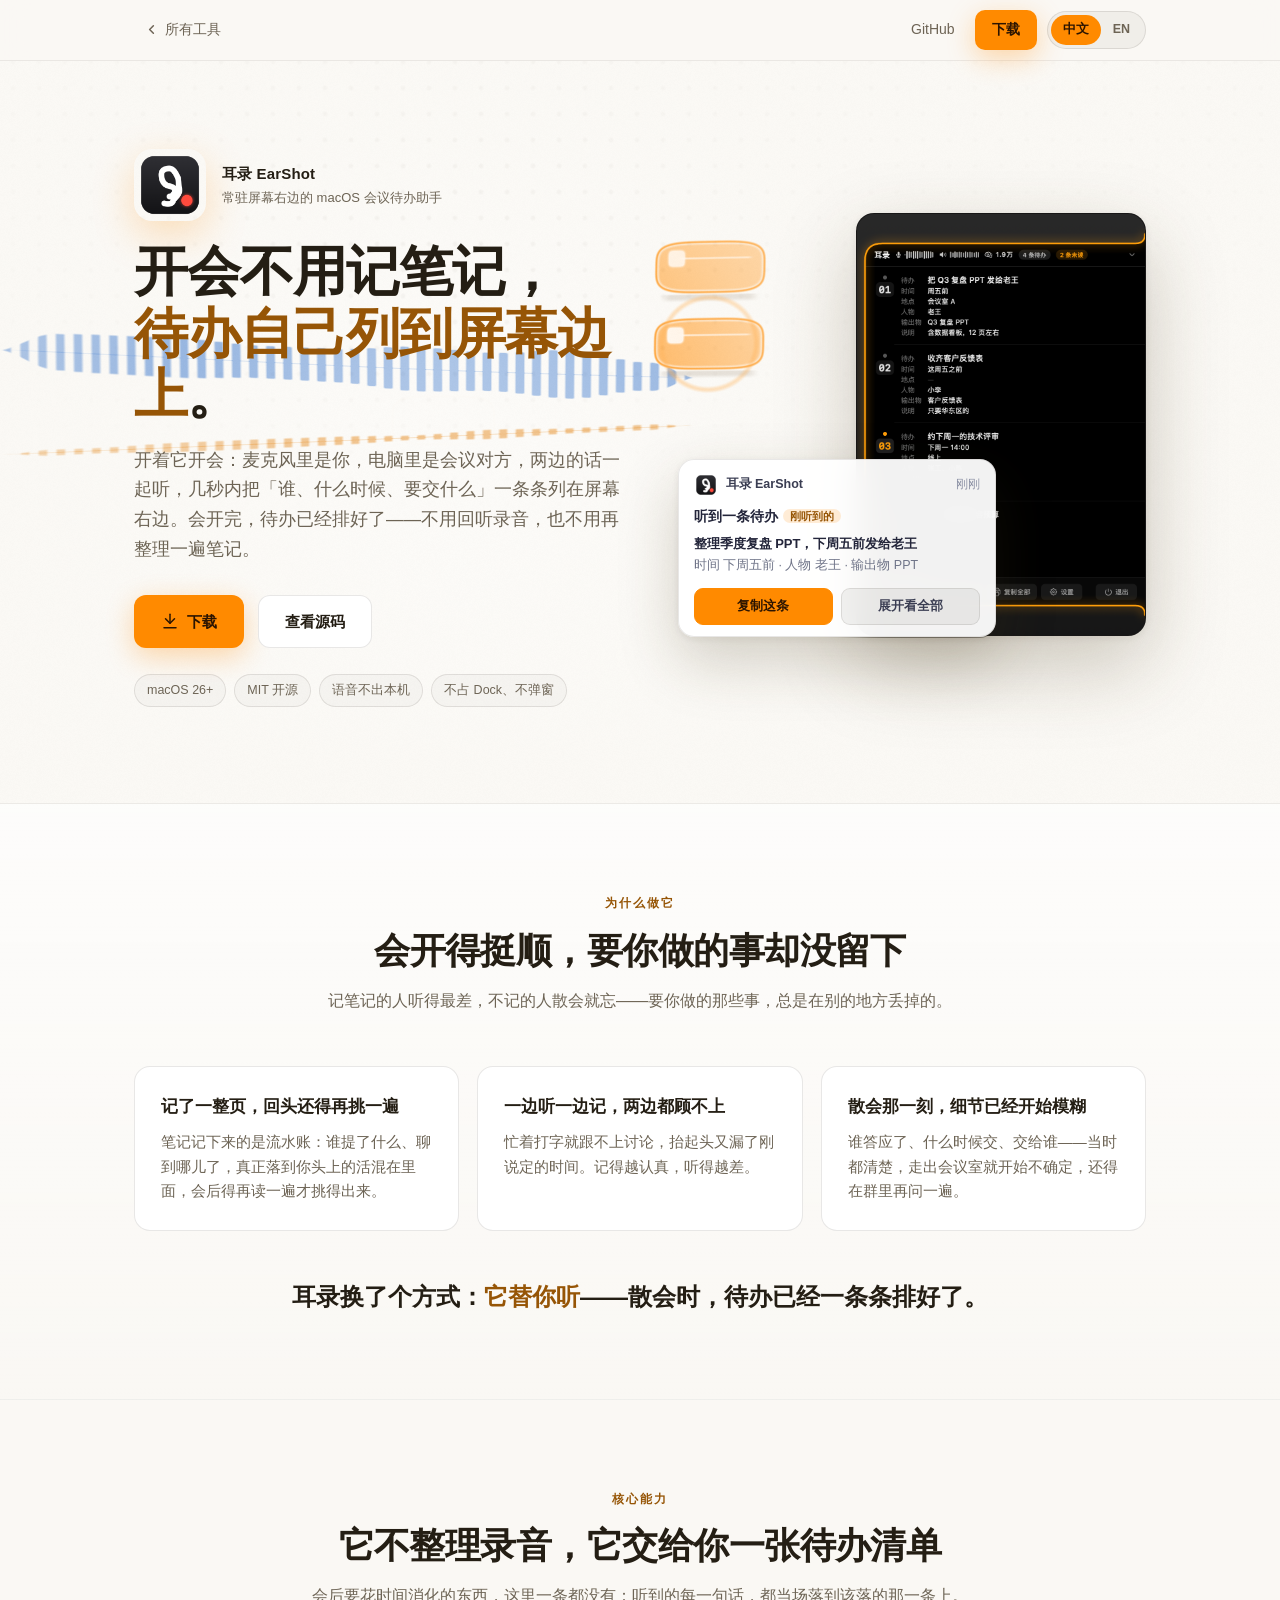
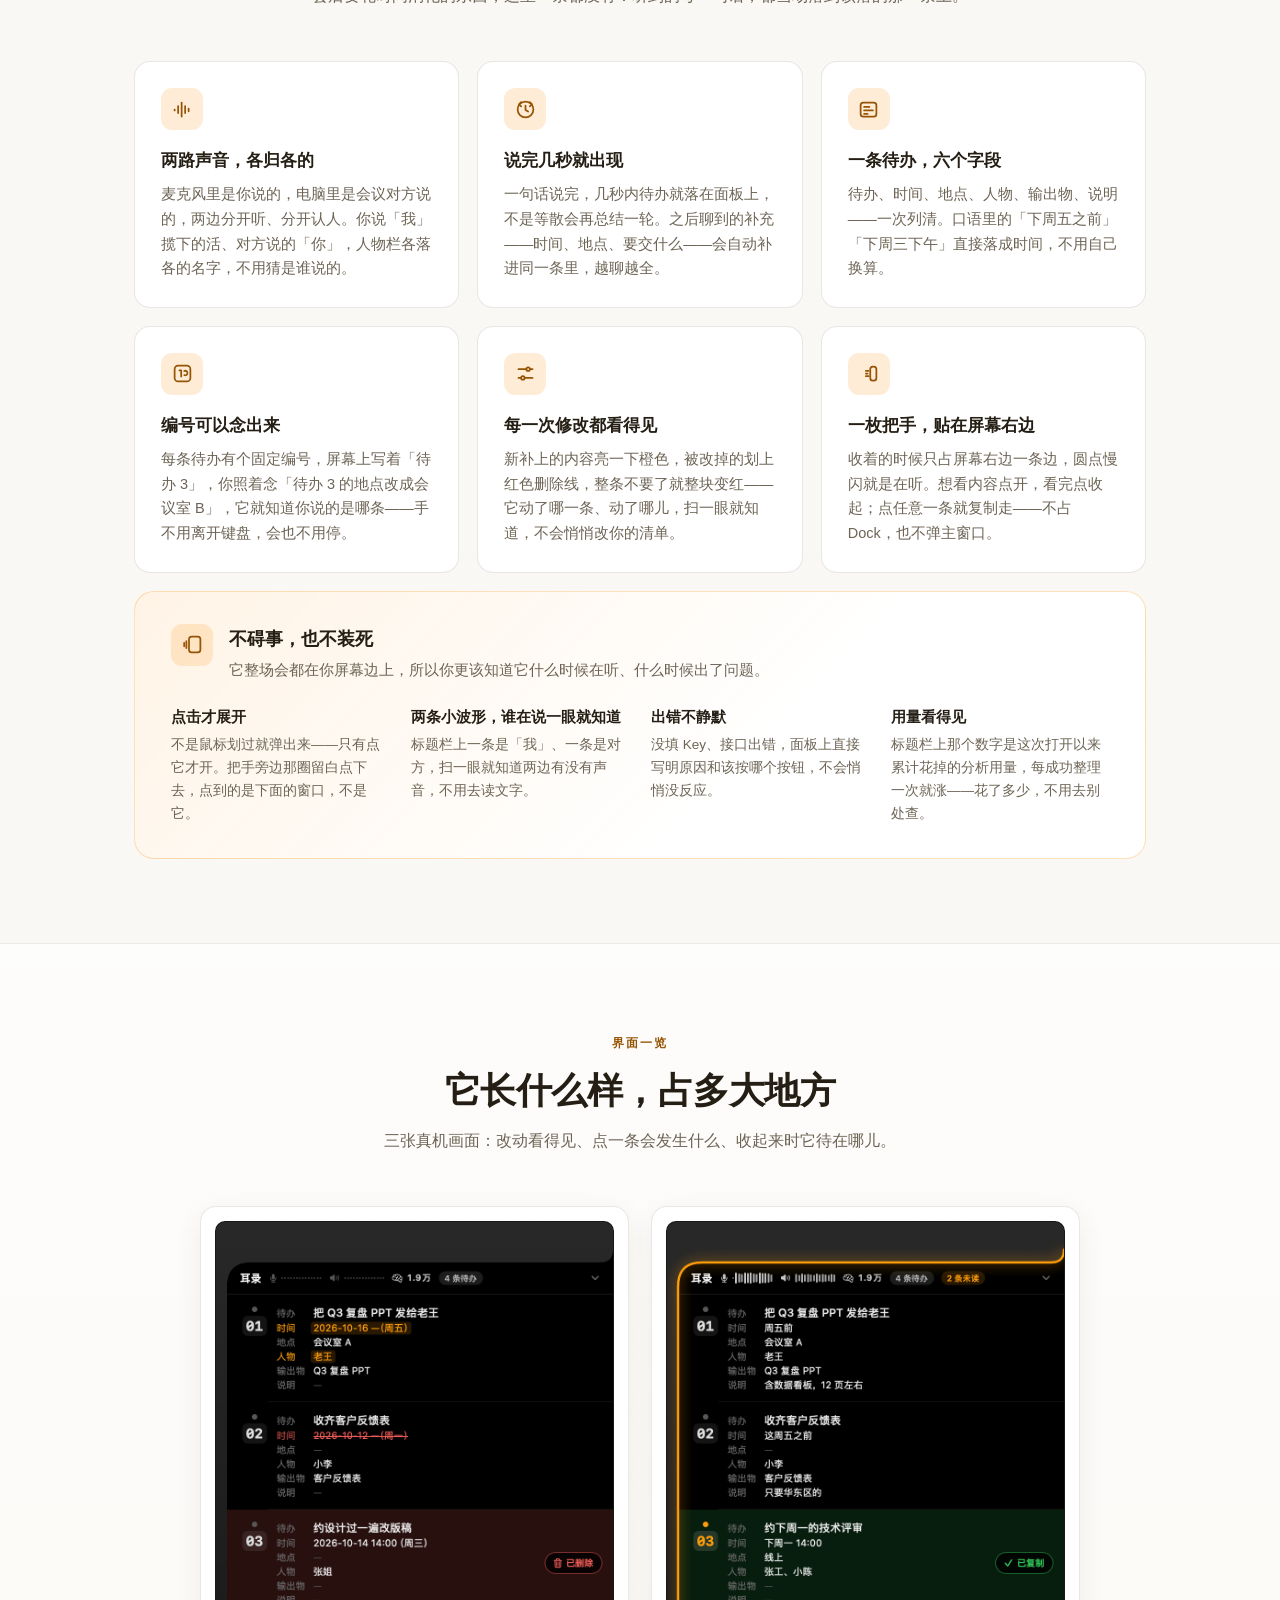
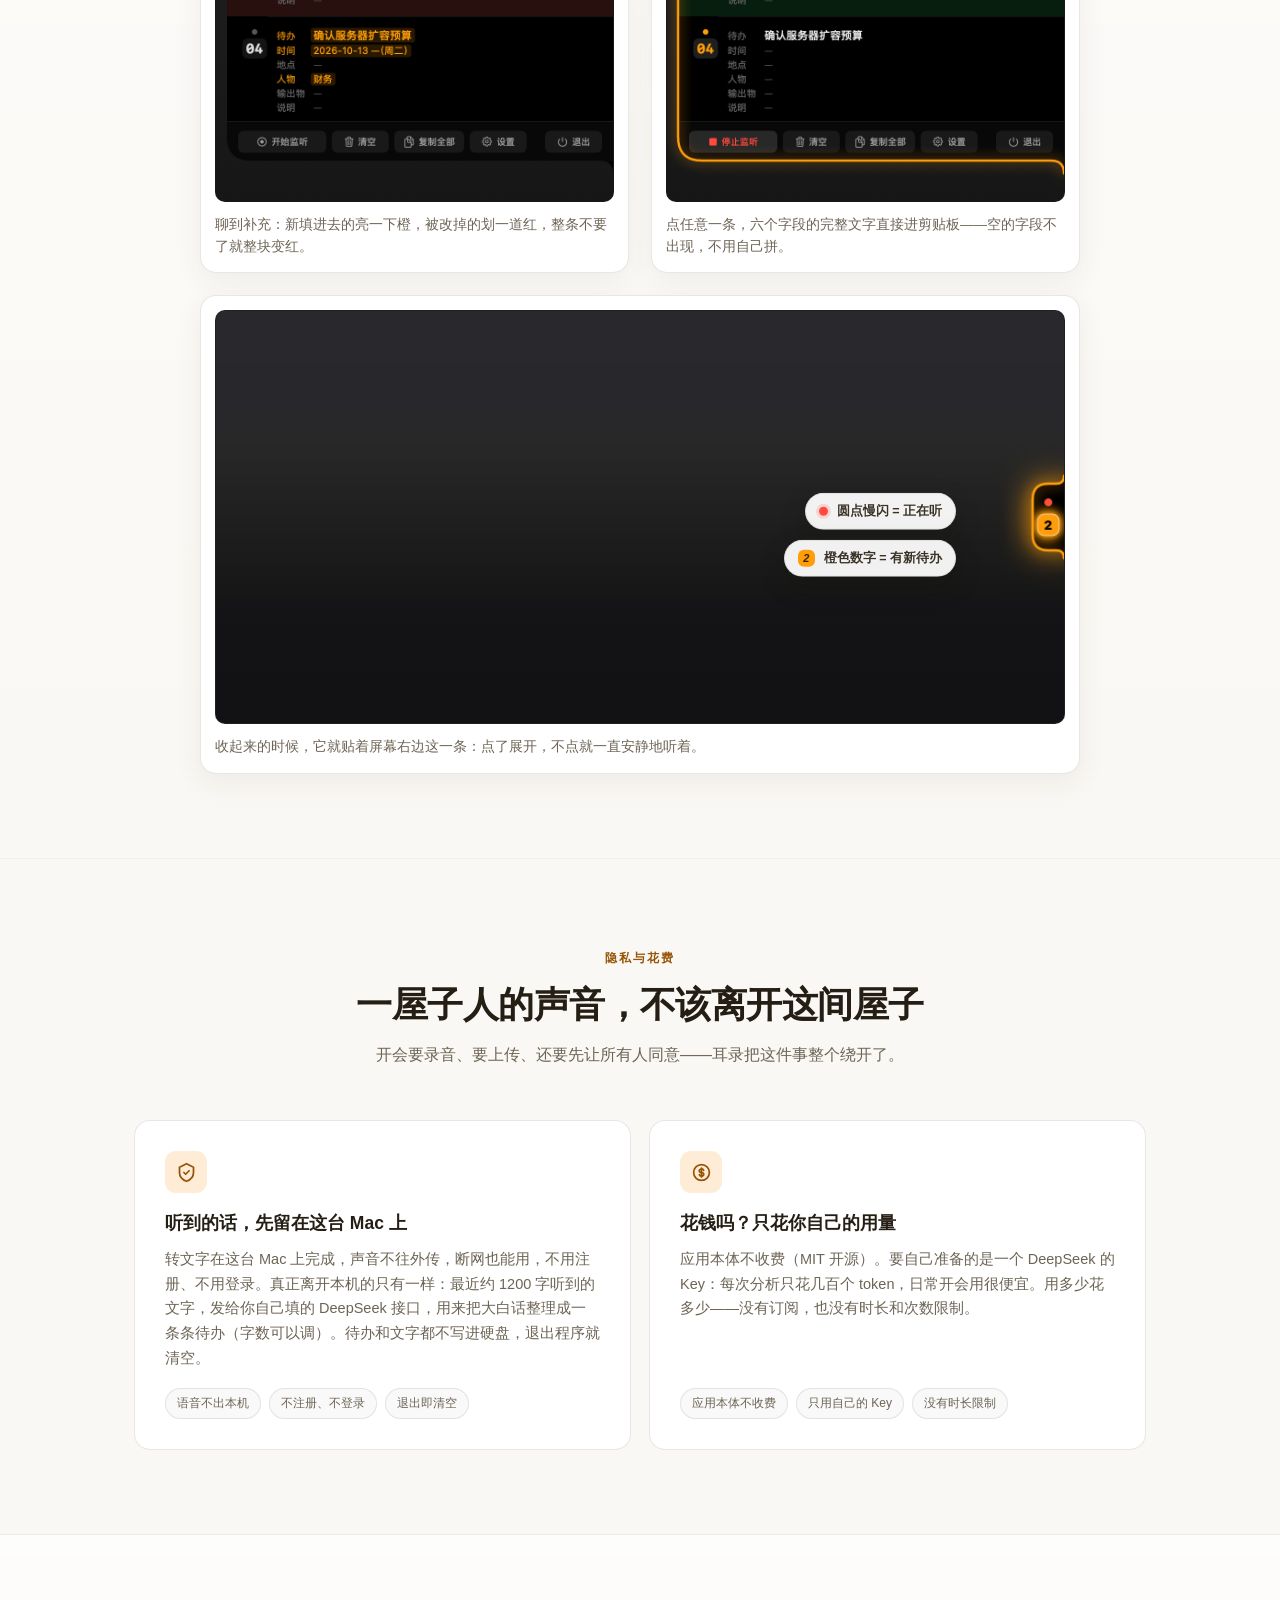
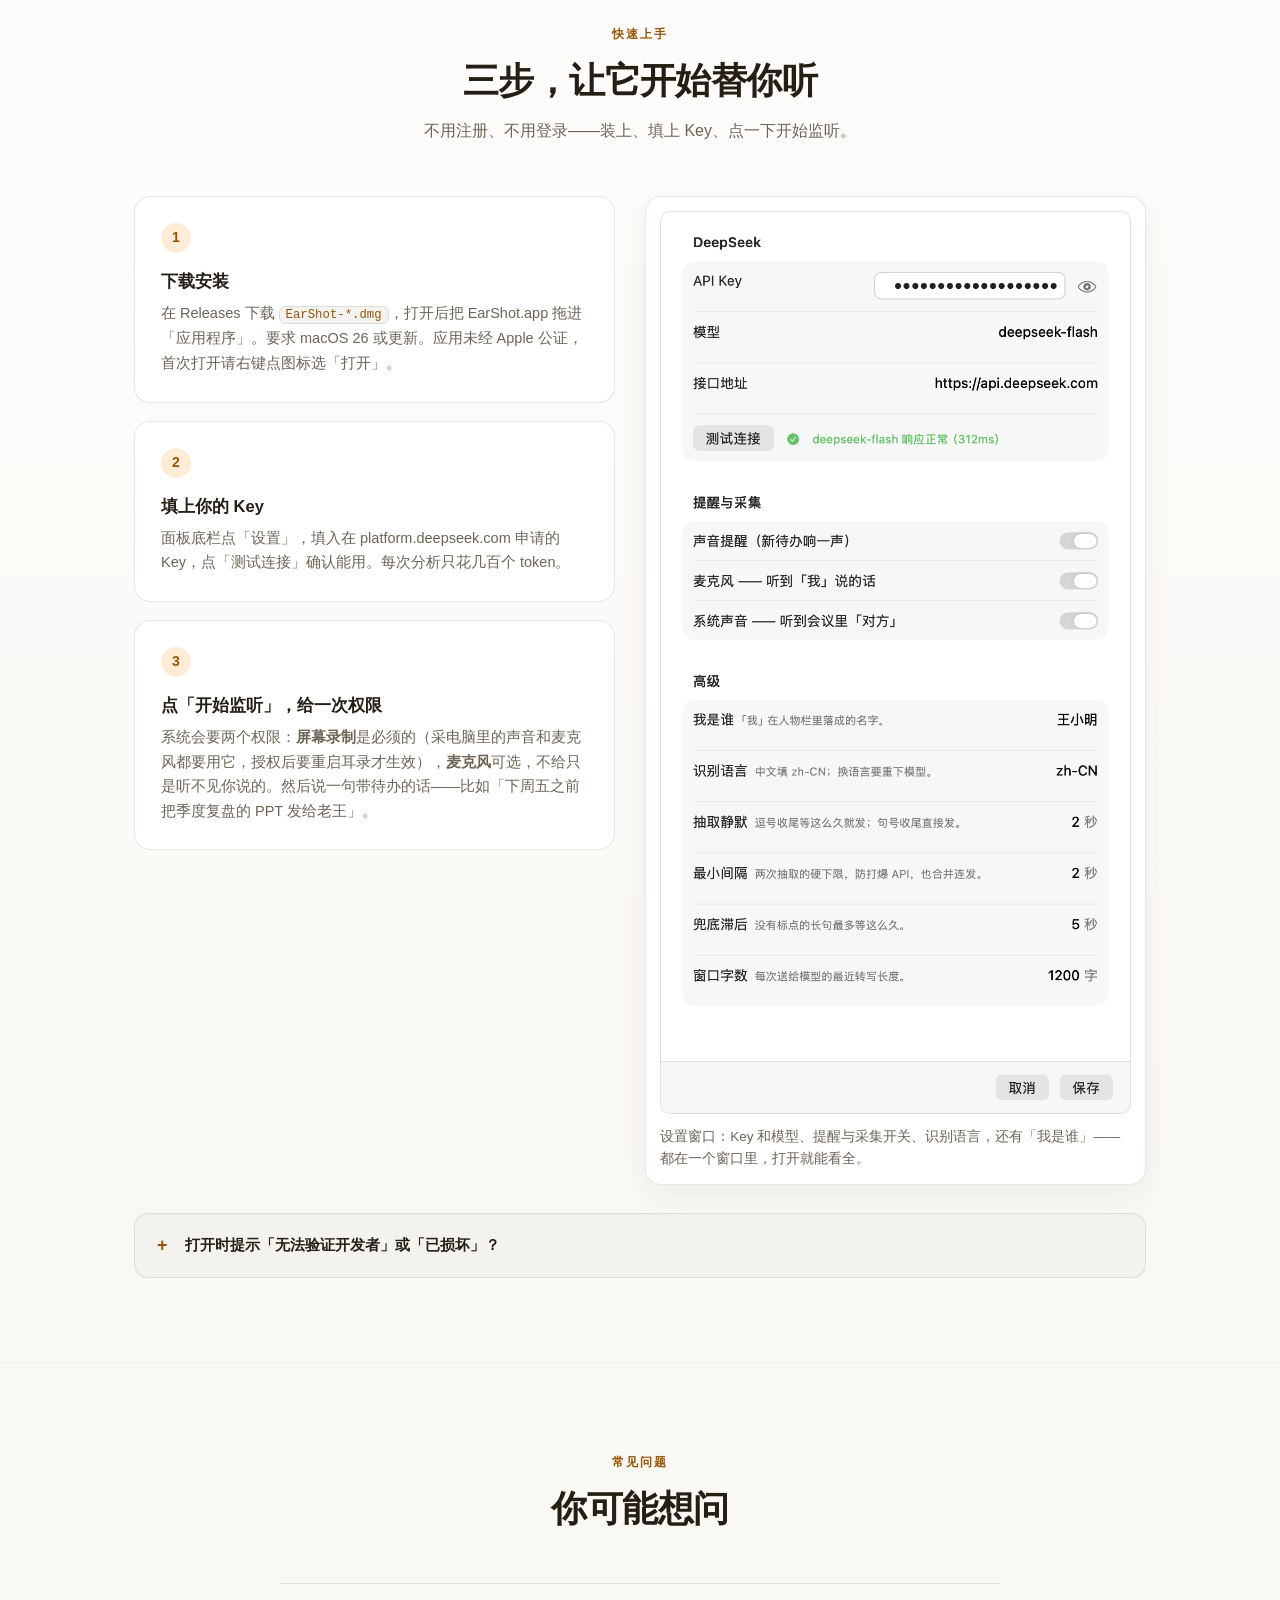
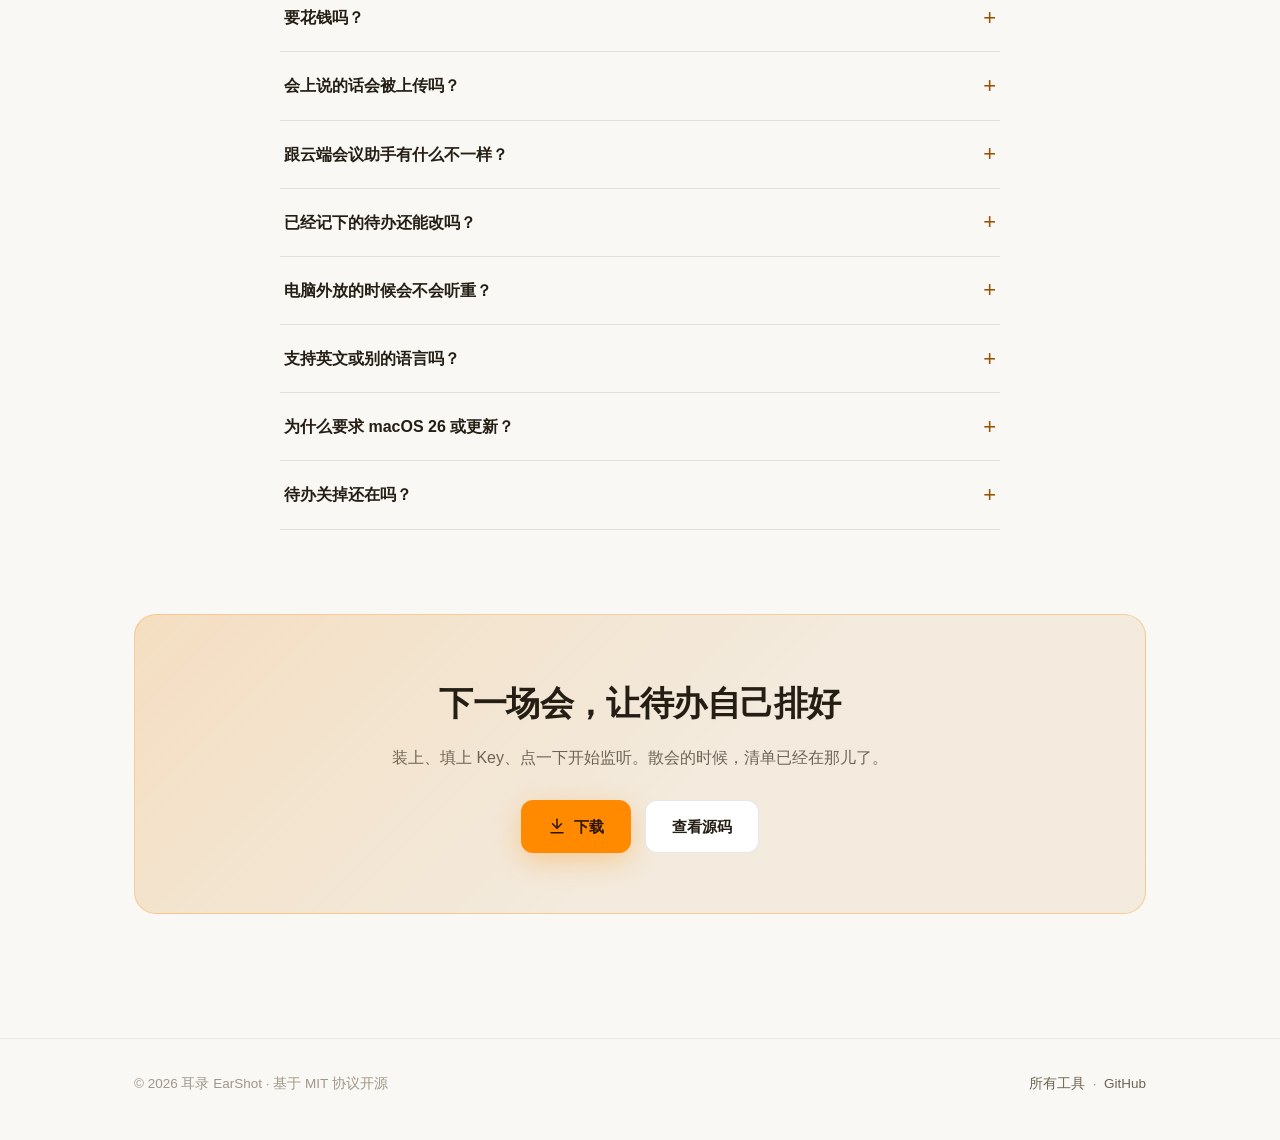
<file: public/tools/earshot/index.html>
<!DOCTYPE html>
<html lang="zh-CN">
<head>
  <meta charset="UTF-8">
  <meta name="viewport" content="width=device-width, initial-scale=1.0">
  <title data-i18n-zh="耳录 EarShot — 开会不用记笔记，待办自己列到屏幕边上" data-i18n-en="EarShot — take no notes in meetings, the to-dos line up on your screen">耳录 EarShot — 开会不用记笔记，待办自己列到屏幕边上</title>
  <meta name="description" data-i18n-zh="常驻屏幕右边的 macOS 会议待办助手：麦克风里是你、电脑里是对方，两边的话一起听，几秒内把「谁、什么时候、要交什么」列成一条条待办。语音识别在这台 Mac 上完成，声音不出你的电脑；MIT 开源。" data-i18n-en="A macOS meeting to-do assistant on the edge of your screen: it hears both sides at once — you on the mic, the other party in your computer's audio — and lines up who owes what, by when, within seconds. Speech recognition runs on your Mac and your voice never leaves it. MIT open source.">
  <link rel="icon" type="image/png" href="../../assets/img/earshot.png">
  <link rel="stylesheet" href="../../assets/css/style.css">
  <style>
    /* ===== 耳录 EarShot 页专属：真机面板 + 落定通知 + 屏幕右缘 ===== */

    /* -- Hero：屏幕右边的面板（深色画面套一层相框） -- */
    .es-panel {
      margin: 0 0 0 auto;
      width: min(296px, 62%);
      border-radius: 18px;
      overflow: hidden;
      border: 1px solid rgba(30, 24, 12, 0.14);
      background: #17171a;
      box-shadow: 0 30px 80px rgba(70, 53, 25, 0.26), 0 2px 10px rgba(70, 53, 25, 0.08);
    }
    .es-panel img { display: block; width: 100%; height: auto; }

    /* -- Hero：一条待办刚落定的通知（叠在面板左下角） -- */
    .es-note {
      position: absolute;
      left: 0;
      bottom: 6px;
      z-index: 2;
      width: min(318px, 76%);
      padding: 13px 15px 11px;
      border-radius: 16px;
      background: rgba(255, 255, 255, 0.95);
      backdrop-filter: blur(16px);
      -webkit-backdrop-filter: blur(16px);
      border: 1px solid rgba(30, 24, 12, 0.1);
      box-shadow: 0 24px 60px rgba(70, 53, 25, 0.22), 0 2px 8px rgba(70, 53, 25, 0.08);
      color: #23253a;
    }
    .es-note-head { display: flex; align-items: center; gap: 8px; margin-bottom: 9px; }
    .es-note-head img { width: 24px; height: 24px; border-radius: 7px; flex: none; }
    .es-note-app { font-size: 12.5px; font-weight: 700; color: #3a3d52; }
    .es-note-when { margin-left: auto; font-size: 11.5px; color: #8b90a4; }
    .es-note-title { font-size: 13.5px; font-weight: 800; margin-bottom: 4px; }
    .es-note-title i {
      font-style: normal;
      font-size: 10.5px;
      font-weight: 700;
      vertical-align: 1px;
      margin-left: 5px;
      padding: 1px 7px;
      border-radius: 999px;
      color: var(--accent-ink);
      background: var(--accent-soft);
    }
    .es-note-line { font-size: 13px; font-weight: 600; }
    .es-note-meta { font-size: 12.5px; color: #6f7488; }
    .es-note-btns { display: flex; gap: 8px; margin-top: 12px; }
    .es-note-btn {
      flex: 1;
      text-align: center;
      padding: 7px 0;
      border-radius: 9px;
      font-size: 12.5px;
      font-weight: 700;
      color: #3a3d52;
      background: rgba(30, 24, 12, 0.055);
      border: 1px solid rgba(30, 24, 12, 0.1);
    }
    .es-note-btn.primary { color: var(--btn-text); background: var(--accent); border-color: var(--accent); }

    /* -- 屏幕边缘的公民（横带） -- */
    .es-guard {
      margin-top: 18px;
      padding: 32px 36px;
      border-radius: 20px;
      background:
        linear-gradient(135deg, color-mix(in srgb, var(--accent) 10%, transparent), transparent 62%),
        var(--card);
      border: 1px solid color-mix(in srgb, var(--accent) 26%, transparent);
    }
    .es-guard-head { display: flex; gap: 16px; align-items: flex-start; margin-bottom: 22px; }
    .es-guard-ico {
      width: 42px;
      height: 42px;
      border-radius: 11px;
      flex: none;
      background: var(--accent-soft);
      color: var(--accent-ink);
      display: flex;
      align-items: center;
      justify-content: center;
    }
    .es-guard-ico svg { width: 21px; height: 21px; }
    .es-guard h3 { font-size: 18px; font-weight: 800; margin-bottom: 4px; }
    .es-guard-head p { color: var(--muted); font-size: 14.5px; }
    .es-guard-grid {
      display: grid;
      grid-template-columns: repeat(auto-fit, minmax(190px, 1fr));
      gap: 18px 22px;
    }
    .es-guard-grid h4 { font-size: 14.5px; font-weight: 700; margin-bottom: 5px; }
    .es-guard-grid p { color: var(--muted); font-size: 13.5px; }

    /* -- 界面一览：真机截图画廊 -- */
    .es-shots {
      display: grid;
      grid-template-columns: 1fr 1fr;
      gap: 22px;
      max-width: 880px;
      margin: 32px auto 0;
    }
    .es-shot {
      margin: 0;
      padding: 14px;
      background: var(--card);
      border: 1px solid var(--border);
      border-radius: var(--radius);
      box-shadow: 0 8px 28px rgba(70, 53, 25, 0.07);
    }
    .es-shot img {
      display: block;
      width: 100%;
      height: auto;
      border-radius: 10px;
      border: 1px solid rgba(30, 24, 12, 0.1);
      background: #17171a;
    }
    .es-shot figcaption { margin-top: 12px; font-size: 13.5px; color: var(--muted); line-height: 1.65; }

    /* 屏幕右缘那条：整行铺开，两条注释贴在把手左边 */
    .es-shot.wide { grid-column: 1 / -1; position: relative; }
    .es-shot.wide img { background: #202022; }
    .es-chips {
      position: absolute;
      right: 14%;
      top: 50%;
      transform: translateY(-50%);
      display: flex;
      flex-direction: column;
      align-items: flex-end;
      gap: 10px;
    }
    .es-chip {
      display: inline-flex;
      align-items: center;
      gap: 9px;
      padding: 7px 13px;
      border-radius: 999px;
      background: rgba(255, 255, 255, 0.94);
      border: 1px solid rgba(30, 24, 12, 0.1);
      box-shadow: 0 10px 26px rgba(20, 16, 8, 0.22);
      font-size: 12.5px;
      font-weight: 700;
      color: #3a3226;
      white-space: nowrap;
    }
    .es-chip .dot {
      width: 9px;
      height: 9px;
      border-radius: 50%;
      flex: none;
      background: #ff4a3d;
      box-shadow: 0 0 0 3px rgba(255, 74, 61, 0.18);
    }
    .es-chip .count {
      width: 17px;
      height: 17px;
      border-radius: 6px;
      flex: none;
      display: flex;
      align-items: center;
      justify-content: center;
      background: #ff9e0a;
      color: #3a2400;
      font-size: 11px;
      font-weight: 800;
    }

    /* -- 隐私 / 花费双卡 -- */
    .es-split { display: grid; grid-template-columns: 1fr 1fr; gap: 18px; }
    .es-card {
      display: flex;
      flex-direction: column;
      background: var(--card);
      border: 1px solid var(--border);
      border-radius: var(--radius);
      padding: 30px;
    }
    .es-card h3 { font-size: 17.5px; font-weight: 800; margin-bottom: 8px; }
    .es-card > p { color: var(--muted); font-size: 14.5px; margin-bottom: 18px; }
    .es-card .tags { margin-top: auto; }

    /* -- 快速上手：左边三步、右边设置窗口 -- */
    .es-get { display: grid; grid-template-columns: 0.98fr 1.02fr; gap: 30px; align-items: start; }
    .es-get .steps { grid-template-columns: 1fr; }
    .es-fig {
      margin: 0;
      padding: 14px;
      background: var(--card);
      border: 1px solid var(--border);
      border-radius: var(--radius);
      box-shadow: 0 8px 28px rgba(70, 53, 25, 0.07);
    }
    .es-fig img {
      display: block;
      width: 100%;
      height: auto;
      border-radius: 10px;
      border: 1px solid rgba(30, 24, 12, 0.1);
      background: #f7f7f9;
    }
    .es-fig figcaption { margin-top: 12px; font-size: 13.5px; color: var(--muted); line-height: 1.65; }

    /* -- 行内代码（步骤 / FAQ 里的小字） -- */
    .feature-card code, .faq-a code, .es-card code, .note-body code, .step code {
      font-family: "SF Mono", ui-monospace, Menlo, Consolas, monospace;
      font-size: 0.85em;
      background: rgba(30, 24, 12, 0.05);
      border: 1px solid var(--border);
      border-radius: 6px;
      padding: 1px 6px;
      color: var(--accent-ink);
      word-break: break-all;
    }
    .note-body p code { display: inline; padding: 2px 7px; font-size: 12.5px; margin-top: 0; }

    @media (max-width: 920px) {
      .es-split { grid-template-columns: 1fr; }
      .es-get { grid-template-columns: 1fr; }
      .es-get .steps { grid-template-columns: repeat(auto-fit, minmax(250px, 1fr)); }
    }
    @media (max-width: 760px) {
      .es-shots { grid-template-columns: 1fr; }
    }
    @media (max-width: 640px) {
      .es-chips { display: none; }
    }
    @media (max-width: 600px) {
      /* 窄屏：面板居中，通知压在下沿，不再左右错位 */
      .es-panel { width: min(300px, 74%); margin: 0 auto; }
      .es-note { position: static; width: min(330px, 100%); margin: -34px auto 0; }
    }
    @media (max-width: 560px) {
      .es-guard { padding: 26px 22px; }
      .es-guard-head { gap: 12px; }
    }
  </style>
</head>
<body style="--accent: #FF8A00; --btn-text: #2b1400;">

  <header class="site-header">
    <div class="container nav">
      <a class="back-link" href="../../">
        <svg width="15" height="15" viewBox="0 0 24 24" fill="none" stroke="currentColor" stroke-width="2.4" stroke-linecap="round" stroke-linejoin="round" aria-hidden="true"><polyline points="15 18 9 12 15 6"/></svg>
        <span data-i18n-zh="所有工具" data-i18n-en="All tools">所有工具</span>
      </a>
      <div class="nav-right">
        <a class="nav-link hide-sm" href="https://github.com/smarty-kiki/ear_shot" target="_blank" rel="noopener">GitHub</a>
        <a class="btn btn-primary btn-sm" href="https://github.com/smarty-kiki/ear_shot/releases" target="_blank" rel="noopener"
           data-i18n-zh="下载" data-i18n-en="Download">下载</a>
        <div class="lang-switch" role="group" aria-label="Language">
          <button type="button" data-lang="zh" aria-pressed="true">中文</button>
          <button type="button" data-lang="en" aria-pressed="false">EN</button>
        </div>
      </div>
    </div>
  </header>

  <main>

    <!-- ============ Hero ============ -->
    <section class="hero">
      <canvas id="hero-gl" aria-hidden="true"
              data-mode="listen" data-colors="#ff8a00,#ff4a3d,#5b9df9"></canvas>
      <div class="container hero-inner">

        <div class="hero-copy">
          <div class="hero-app">
            <img src="../../assets/img/earshot.png" alt="耳录 EarShot">
            <div>
              <div class="hero-app-name">耳录 EarShot</div>
              <div class="hero-app-cat" data-i18n-zh="常驻屏幕右边的 macOS 会议待办助手" data-i18n-en="A macOS meeting to-do assistant on the edge of your screen">常驻屏幕右边的 macOS 会议待办助手</div>
            </div>
          </div>
          <h1 class="hero-title"
              data-i18n-zh="开会不用记笔记，<br><em>待办自己列到屏幕边上</em>。"
              data-i18n-en="Take no notes in the meeting —<br><em>the to-dos line up on your screen</em>.">开会不用记笔记，<br><em>待办自己列到屏幕边上</em>。</h1>
          <p class="hero-sub"
             data-i18n-zh="开着它开会：麦克风里是你，电脑里是会议对方，两边的话一起听，几秒内把「谁、什么时候、要交什么」一条条列在屏幕右边。会开完，待办已经排好了——不用回听录音，也不用再整理一遍笔记。"
             data-i18n-en="Turn it on when the meeting starts: your mic is you, your computer's audio is the other side, and both are heard at once. Within seconds, who-owes-what-by-when lines up on the right edge of your screen. By the time the meeting ends the list is already there — no recording to replay, no notes to tidy up.">开着它开会：麦克风里是你，电脑里是会议对方，两边的话一起听，几秒内把「谁、什么时候、要交什么」一条条列在屏幕右边。会开完，待办已经排好了——不用回听录音，也不用再整理一遍笔记。</p>
          <div class="hero-ctas">
            <a class="btn btn-primary" href="https://github.com/smarty-kiki/ear_shot/releases" target="_blank" rel="noopener">
              <svg viewBox="0 0 24 24" fill="none" stroke="currentColor" stroke-width="2" stroke-linecap="round" stroke-linejoin="round" aria-hidden="true"><path d="M12 3v12"/><polyline points="6 9 12 15 18 9"/><path d="M4 21h16"/></svg>
              <span data-i18n-zh="下载" data-i18n-en="Download">下载</span>
            </a>
            <a class="btn btn-ghost" href="https://github.com/smarty-kiki/ear_shot" target="_blank" rel="noopener"
               data-i18n-zh="查看源码" data-i18n-en="View source">查看源码</a>
          </div>
          <div class="facts">
            <span class="fact">macOS 26+</span>
            <span class="fact" data-i18n-zh="MIT 开源" data-i18n-en="MIT open source">MIT 开源</span>
            <span class="fact" data-i18n-zh="语音不出本机" data-i18n-en="Speech stays on your Mac">语音不出本机</span>
            <span class="fact" data-i18n-zh="不占 Dock、不弹窗" data-i18n-en="No Dock icon, no windows">不占 Dock、不弹窗</span>
          </div>
        </div>

        <!-- 真机面板 + 一条「待办落定」的通知（纯装饰） -->
        <div class="mock" aria-hidden="true">
          <figure class="es-panel">
            <img src="../../assets/img/earshot-panel.png" alt="">
          </figure>
          <div class="es-note">
            <div class="es-note-head">
              <img src="../../assets/img/earshot.png" alt="">
              <span class="es-note-app" data-i18n-zh="耳录 EarShot" data-i18n-en="EarShot">耳录 EarShot</span>
              <span class="es-note-when" data-i18n-zh="刚刚" data-i18n-en="just now">刚刚</span>
            </div>
            <p class="es-note-title">
              <span data-i18n-zh="听到一条待办" data-i18n-en="A to-do, caught">听到一条待办</span><i data-i18n-zh="刚听到的" data-i18n-en="just heard">刚听到的</i>
            </p>
            <p class="es-note-line" data-i18n-zh="整理季度复盘 PPT，下周五前发给老王" data-i18n-en="Q3 review deck — to Wang by next Friday">整理季度复盘 PPT，下周五前发给老王</p>
            <p class="es-note-meta" data-i18n-zh="时间 下周五前 · 人物 老王 · 输出物 PPT" data-i18n-en="When next Friday · Who Wang · Deliverable deck">时间 下周五前 · 人物 老王 · 输出物 PPT</p>
            <div class="es-note-btns">
              <span class="es-note-btn primary" data-i18n-zh="复制这条" data-i18n-en="Copy this one">复制这条</span>
              <span class="es-note-btn" data-i18n-zh="展开看全部" data-i18n-en="Open the panel">展开看全部</span>
            </div>
          </div>
        </div>

      </div>
    </section>

    <!-- ============ 痛点 ============ -->
    <section class="section section-alt">
      <div class="container">
        <div class="section-head">
          <span class="kicker" data-i18n-zh="为什么做它" data-i18n-en="WHY">为什么做它</span>
          <h2 class="section-title"
              data-i18n-zh="会开得挺顺，要你做的事却没留下" data-i18n-en="The meeting went fine — but nothing landed on you">会开得挺顺，要你做的事却没留下</h2>
          <p class="section-sub"
             data-i18n-zh="记笔记的人听得最差，不记的人散会就忘——要你做的那些事，总是在别的地方丢掉的。"
             data-i18n-en="Whoever takes the notes listens the least; whoever doesn't forgets by the door. Either way, what you owe someone goes missing somewhere.">记笔记的人听得最差，不记的人散会就忘——要你做的那些事，总是在别的地方丢掉的。</p>
        </div>

        <div class="pain-grid">
          <div class="pain-card">
            <h3 data-i18n-zh="记了一整页，回头还得再挑一遍" data-i18n-en="A full page of notes, and a second pass to sort it">记了一整页，回头还得再挑一遍</h3>
            <p data-i18n-zh="笔记记下来的是流水账：谁提了什么、聊到哪儿了，真正落到你头上的活混在里面，会后得再读一遍才挑得出来。"
               data-i18n-en="What you wrote down is a transcript: who raised what, where the conversation went. The part that's actually yours is buried inside it, and you read the whole thing again to dig it out.">笔记记下来的是流水账：谁提了什么、聊到哪儿了，真正落到你头上的活混在里面，会后得再读一遍才挑得出来。</p>
          </div>
          <div class="pain-card">
            <h3 data-i18n-zh="一边听一边记，两边都顾不上" data-i18n-en="Take notes and listen — you can't do both">一边听一边记，两边都顾不上</h3>
            <p data-i18n-zh="忙着打字就跟不上讨论，抬起头又漏了刚说定的时间。记得越认真，听得越差。"
               data-i18n-en="Type and you fall behind the discussion; look up and you've missed the time someone just agreed to. The more carefully you take notes, the worse you listen.">忙着打字就跟不上讨论，抬起头又漏了刚说定的时间。记得越认真，听得越差。</p>
          </div>
          <div class="pain-card">
            <h3 data-i18n-zh="散会那一刻，细节已经开始模糊" data-i18n-en="By the time you leave, the details are already soft">散会那一刻，细节已经开始模糊</h3>
            <p data-i18n-zh="谁答应了、什么时候交、交给谁——当时都清楚，走出会议室就开始不确定，还得在群里再问一遍。"
               data-i18n-en="Who promised what, by when, to whom — all clear in the room, all uncertain in the corridor, and you end up asking again in the group chat.">谁答应了、什么时候交、交给谁——当时都清楚，走出会议室就开始不确定，还得在群里再问一遍。</p>
          </div>
        </div>

        <p class="pain-transition"
           data-i18n-zh="耳录换了个方式：<em>它替你听</em>——散会时，待办已经一条条排好了。"
           data-i18n-en="EarShot does it differently: <em>it listens for you</em>. When the meeting ends, the list is already standing.">耳录换了个方式：<em>它替你听</em>——散会时，待办已经一条条排好了。</p>
      </div>
    </section>

    <!-- ============ 功能 ============ -->
    <section class="section">
      <div class="container">
        <div class="section-head">
          <span class="kicker" data-i18n-zh="核心能力" data-i18n-en="FEATURES">核心能力</span>
          <h2 class="section-title"
              data-i18n-zh="它不整理录音，它交给你一张待办清单" data-i18n-en="It doesn't hand you a recording — it hands you a list">它不整理录音，它交给你一张待办清单</h2>
          <p class="section-sub"
             data-i18n-zh="会后要花时间消化的东西，这里一条都没有：听到的每一句话，都当场落到该落的那一条上。"
             data-i18n-en="Nothing here needs digesting afterwards: every sentence heard lands, on the spot, on the row it belongs to.">会后要花时间消化的东西，这里一条都没有：听到的每一句话，都当场落到该落的那一条上。</p>
        </div>

        <div class="feature-grid">
          <div class="feature-card">
            <div class="feature-icon">
              <svg viewBox="0 0 24 24" fill="none" stroke="currentColor" stroke-width="2" stroke-linecap="round" stroke-linejoin="round" aria-hidden="true"><path d="M3 12v1"/><path d="M7 8v8"/><path d="M11 4v16"/><path d="M15 8v8"/><path d="M19 11v3"/></svg>
            </div>
            <h3 data-i18n-zh="两路声音，各归各的" data-i18n-en="Two audio streams, kept apart">两路声音，各归各的</h3>
            <p data-i18n-zh="麦克风里是你说的，电脑里是会议对方说的，两边分开听、分开认人。你说「我」揽下的活、对方说的「你」，人物栏各落各的名字，不用猜是谁说的。"
               data-i18n-en="Your mic carries you; your computer's audio carries them. The two are heard — and attributed — separately. A job you take with &ldquo;I'll do it&rdquo; and a &ldquo;you&rdquo; aimed at you land under the right name, with nothing to guess.">麦克风里是你说的，电脑里是会议对方说的，两边分开听、分开认人。你说「我」揽下的活、对方说的「你」，人物栏各落各的名字，不用猜是谁说的。</p>
          </div>

          <div class="feature-card">
            <div class="feature-icon">
              <svg viewBox="0 0 24 24" fill="none" stroke="currentColor" stroke-width="2" stroke-linecap="round" stroke-linejoin="round" aria-hidden="true"><circle cx="12" cy="12" r="9"/><path d="M12 7.5v5l3 1.8"/><path d="M7 3.5 4.5 6 7 8.5"/><path d="M17 3.5 19.5 6 17 8.5"/></svg>
            </div>
            <h3 data-i18n-zh="说完几秒就出现" data-i18n-en="On screen seconds after it's said">说完几秒就出现</h3>
            <p data-i18n-zh="一句话说完，几秒内待办就落在面板上，不是等散会再总结一轮。之后聊到的补充——时间、地点、要交什么——会自动补进同一条里，越聊越全。"
               data-i18n-en="Finish the sentence and the to-do is on the panel seconds later — not summarised after the meeting. Everything said afterwards that fills it in — the time, the place, the deliverable — is folded into the same row. It gets fuller as you talk.">一句话说完，几秒内待办就落在面板上，不是等散会再总结一轮。之后聊到的补充——时间、地点、要交什么——会自动补进同一条里，越聊越全。</p>
          </div>

          <div class="feature-card">
            <div class="feature-icon">
              <svg viewBox="0 0 24 24" fill="none" stroke="currentColor" stroke-width="2" stroke-linecap="round" stroke-linejoin="round" aria-hidden="true"><rect x="3" y="4" width="18" height="16" rx="3"/><path d="M7 9h6"/><path d="M7 13h10"/><path d="M7 17h4"/></svg>
            </div>
            <h3 data-i18n-zh="一条待办，六个字段" data-i18n-en="One to-do, six fields">一条待办，六个字段</h3>
            <p data-i18n-zh="待办、时间、地点、人物、输出物、说明——一次列清。口语里的「下周五之前」「下周三下午」直接落成时间，不用自己换算。"
               data-i18n-en="The task, the time, the place, the people, the deliverable, a note — all in one row. Spoken shapes of time like &ldquo;before next Friday&rdquo; and &ldquo;Wednesday afternoon&rdquo; come out as actual dates, with no mental arithmetic.">待办、时间、地点、人物、输出物、说明——一次列清。口语里的「下周五之前」「下周三下午」直接落成时间，不用自己换算。</p>
          </div>

          <div class="feature-card">
            <div class="feature-icon">
              <svg viewBox="0 0 24 24" fill="none" stroke="currentColor" stroke-width="2" stroke-linecap="round" stroke-linejoin="round" aria-hidden="true"><rect x="3" y="3" width="18" height="18" rx="4"/><path d="M8.5 8.5h2v7"/><path d="M14 9.2a2.4 2.4 0 0 1 3.6 2.1v.4a2.4 2.4 0 0 1-3.6 2.1"/></svg>
            </div>
            <h3 data-i18n-zh="编号可以念出来" data-i18n-en="Say the number out loud">编号可以念出来</h3>
            <p data-i18n-zh="每条待办有个固定编号，屏幕上写着「待办 3」，你照着念「待办 3 的地点改成会议室 B」，它就知道你说的是哪条——手不用离开键盘，会也不用停。"
               data-i18n-en="Every to-do carries a fixed number, shown right there on the row. Read it out — &ldquo;to-do 3, change the place to Meeting Room B&rdquo; — and it knows exactly which one you mean. Your hands never leave the keyboard and the meeting never pauses.">每条待办有个固定编号，屏幕上写着「待办 3」，你照着念「待办 3 的地点改成会议室 B」，它就知道你说的是哪条——手不用离开键盘，会也不用停。</p>
          </div>

          <div class="feature-card">
            <div class="feature-icon">
              <svg viewBox="0 0 24 24" fill="none" stroke="currentColor" stroke-width="2" stroke-linecap="round" stroke-linejoin="round" aria-hidden="true"><path d="M4 7h9"/><path d="M17 7h3"/><circle cx="15" cy="7" r="2"/><path d="M4 17h3"/><path d="M11 17h9"/><circle cx="9" cy="17" r="2"/></svg>
            </div>
            <h3 data-i18n-zh="每一次修改都看得见" data-i18n-en="Every change is visible">每一次修改都看得见</h3>
            <p data-i18n-zh="新补上的内容亮一下橙色，被改掉的划上红色删除线，整条不要了就整块变红——它动了哪一条、动了哪儿，扫一眼就知道，不会悄悄改你的清单。"
               data-i18n-en="Newly filled-in details flash orange, a replaced detail gets struck through in red, and a row that's been dropped turns red as a whole. Which row changed, and where — one glance, never a silent edit.">新补上的内容亮一下橙色，被改掉的划上红色删除线，整条不要了就整块变红——它动了哪一条、动了哪儿，扫一眼就知道，不会悄悄改你的清单。</p>
          </div>

          <div class="feature-card">
            <div class="feature-icon">
              <svg viewBox="0 0 24 24" fill="none" stroke="currentColor" stroke-width="2" stroke-linecap="round" stroke-linejoin="round" aria-hidden="true"><rect x="14" y="4" width="7" height="16" rx="3"/><path d="M9 9h3"/><path d="M9 12h2"/><path d="M9 15h3"/></svg>
            </div>
            <h3 data-i18n-zh="一枚把手，贴在屏幕右边" data-i18n-en="One small handle on the right edge">一枚把手，贴在屏幕右边</h3>
            <p data-i18n-zh="收着的时候只占屏幕右边一条边，圆点慢闪就是在听。想看内容点开，看完点收起；点任意一条就复制走——不占 Dock，也不弹主窗口。"
               data-i18n-en="Collapsed, it's a sliver on the right edge of the screen with a slowly blinking dot that means it's listening. Click to open, click to close; click any row to copy it. No Dock icon, no main window.">收着的时候只占屏幕右边一条边，圆点慢闪就是在听。想看内容点开，看完点收起；点任意一条就复制走——不占 Dock，也不弹主窗口。</p>
          </div>
        </div>

        <!-- 屏幕边缘的公民 -->
        <div class="es-guard">
          <div class="es-guard-head">
            <span class="es-guard-ico">
              <svg viewBox="0 0 24 24" fill="none" stroke="currentColor" stroke-width="2" stroke-linecap="round" stroke-linejoin="round" aria-hidden="true"><rect x="8" y="3" width="13" height="18" rx="3"/><path d="M5 8v8"/><path d="M2.5 10v4"/></svg>
            </span>
            <div>
              <h3 data-i18n-zh="不碍事，也不装死" data-i18n-en="Out of your way — and never quietly dead">不碍事，也不装死</h3>
              <p data-i18n-zh="它整场会都在你屏幕边上，所以你更该知道它什么时候在听、什么时候出了问题。"
                 data-i18n-en="It sits beside you for the whole meeting — so you should always know when it's listening, and when it isn't.">它整场会都在你屏幕边上，所以你更该知道它什么时候在听、什么时候出了问题。</p>
            </div>
          </div>
          <div class="es-guard-grid">
            <div>
              <h4 data-i18n-zh="点击才展开" data-i18n-en="It opens on a click">点击才展开</h4>
              <p data-i18n-zh="不是鼠标划过就弹出来——只有点它才开。把手旁边那圈留白点下去，点到的是下面的窗口，不是它。"
                 data-i18n-en="Not on hover — only when you click it. And the glow around the handle is click-through: a click there lands on the window underneath.">不是鼠标划过就弹出来——只有点它才开。把手旁边那圈留白点下去，点到的是下面的窗口，不是它。</p>
            </div>
            <div>
              <h4 data-i18n-zh="两条小波形，谁在说一眼就知道" data-i18n-en="Two little waveforms">两条小波形，谁在说一眼就知道</h4>
              <p data-i18n-zh="标题栏上一条是「我」、一条是对方，扫一眼就知道两边有没有声音，不用去读文字。"
                 data-i18n-en="One for you, one for them, right in the title bar — a glance tells you whether each side has sound, without reading a word.">标题栏上一条是「我」、一条是对方，扫一眼就知道两边有没有声音，不用去读文字。</p>
            </div>
            <div>
              <h4 data-i18n-zh="出错不静默" data-i18n-en="It never fails quietly">出错不静默</h4>
              <p data-i18n-zh="没填 Key、接口出错，面板上直接写明原因和该按哪个按钮，不会悄悄没反应。"
                 data-i18n-en="No key, a failed request — the panel says what went wrong and which button fixes it. Never a silent nothing.">没填 Key、接口出错，面板上直接写明原因和该按哪个按钮，不会悄悄没反应。</p>
            </div>
            <div>
              <h4 data-i18n-zh="用量看得见" data-i18n-en="Usage in plain sight">用量看得见</h4>
              <p data-i18n-zh="标题栏上那个数字是这次打开以来累计花掉的分析用量，每成功整理一次就涨——花了多少，不用去别处查。"
                 data-i18n-en="The number in the title bar is the analysis usage since you opened it, rising once per successful pass — what you've spent, without going anywhere to look it up.">标题栏上那个数字是这次打开以来累计花掉的分析用量，每成功整理一次就涨——花了多少，不用去别处查。</p>
            </div>
          </div>
        </div>
      </div>
    </section>

    <!-- ============ 界面一览 ============ -->
    <section class="section section-alt">
      <div class="container">
        <div class="section-head">
          <span class="kicker" data-i18n-zh="界面一览" data-i18n-en="A LOOK INSIDE">界面一览</span>
          <h2 class="section-title"
              data-i18n-zh="它长什么样，占多大地方" data-i18n-en="What it looks like, and how little room it takes">它长什么样，占多大地方</h2>
          <p class="section-sub"
             data-i18n-zh="三张真机画面：改动看得见、点一条会发生什么、收起来时它待在哪儿。"
             data-i18n-en="Three real screenshots: what an edit looks like, what a click does, and where it lives when collapsed.">三张真机画面：改动看得见、点一条会发生什么、收起来时它待在哪儿。</p>
        </div>

        <div class="es-shots">
          <figure class="es-shot">
            <img src="../../assets/img/earshot-incremental.png" alt="">
            <figcaption data-i18n-zh="聊到补充：新填进去的亮一下橙，被改掉的划一道红，整条不要了就整块变红。"
                        data-i18n-en="The conversation fills it in: what's newly added flashes orange, what's replaced is struck through in red, and a dropped row turns red as a whole.">聊到补充：新填进去的亮一下橙，被改掉的划一道红，整条不要了就整块变红。</figcaption>
          </figure>
          <figure class="es-shot">
            <img src="../../assets/img/earshot-copied.png" alt="">
            <figcaption data-i18n-zh="点任意一条，六个字段的完整文字直接进剪贴板——空的字段不出现，不用自己拼。"
                        data-i18n-en="Click any row and the full text of all six fields goes straight to your clipboard — empty fields left out, nothing to assemble by hand.">点任意一条，六个字段的完整文字直接进剪贴板——空的字段不出现，不用自己拼。</figcaption>
          </figure>
          <figure class="es-shot wide">
            <img src="../../assets/img/earshot-edge.png" alt="">
            <div class="es-chips" aria-hidden="true">
              <span class="es-chip"><i class="dot"></i><span data-i18n-zh="圆点慢闪 = 正在听" data-i18n-en="Slow-blink dot = listening">圆点慢闪 = 正在听</span></span>
              <span class="es-chip"><i class="count">2</i><span data-i18n-zh="橙色数字 = 有新待办" data-i18n-en="Orange number = new to-dos">橙色数字 = 有新待办</span></span>
            </div>
            <figcaption data-i18n-zh="收起来的时候，它就贴着屏幕右边这一条：点了展开，不点就一直安静地听着。"
                        data-i18n-en="Collapsed, it hugs the right edge like this: click to open it, or leave it and it just keeps listening, quietly.">收起来的时候，它就贴着屏幕右边这一条：点了展开，不点就一直安静地听着。</figcaption>
          </figure>
        </div>
      </div>
    </section>

    <!-- ============ 隐私与花费 ============ -->
    <section class="section">
      <div class="container">
        <div class="section-head">
          <span class="kicker" data-i18n-zh="隐私与花费" data-i18n-en="PRIVACY &amp; COST">隐私与花费</span>
          <h2 class="section-title"
              data-i18n-zh="一屋子人的声音，不该离开这间屋子" data-i18n-en="A room full of voices shouldn't leave the room">一屋子人的声音，不该离开这间屋子</h2>
          <p class="section-sub"
             data-i18n-zh="开会要录音、要上传、还要先让所有人同意——耳录把这件事整个绕开了。"
             data-i18n-en="Recording a meeting means uploading it and getting everyone's consent first — EarShot sidesteps all of that.">开会要录音、要上传、还要先让所有人同意——耳录把这件事整个绕开了。</p>
        </div>

        <div class="es-split">
          <div class="es-card">
            <div class="feature-icon">
              <svg viewBox="0 0 24 24" fill="none" stroke="currentColor" stroke-width="2" stroke-linecap="round" stroke-linejoin="round" aria-hidden="true"><path d="M12 2l8 4v6c0 5-3.5 8.5-8 10-4.5-1.5-8-5-8-10V6z"/><path d="M9 12l2 2 4-4"/></svg>
            </div>
            <h3 data-i18n-zh="听到的话，先留在这台 Mac 上" data-i18n-en="What it hears stays on this Mac first">听到的话，先留在这台 Mac 上</h3>
            <p data-i18n-zh="转文字在这台 Mac 上完成，声音不往外传，断网也能用，不用注册、不用登录。真正离开本机的只有一样：最近约 1200 字听到的文字，发给你自己填的 DeepSeek 接口，用来把大白话整理成一条条待办（字数可以调）。待办和文字都不写进硬盘，退出程序就清空。"
               data-i18n-en="Transcription happens on this Mac. The audio goes nowhere, it works offline, and there's no sign-up or login. Only one thing ever leaves the machine: the last ~1200 characters of transcribed text, sent to the DeepSeek endpoint you configured yourself, to turn plain speech into rows (the length is adjustable). Neither the to-dos nor the text are written to disk — quit the app and it's all gone.">转文字在这台 Mac 上完成，声音不往外传，断网也能用，不用注册、不用登录。真正离开本机的只有一样：最近约 1200 字听到的文字，发给你自己填的 DeepSeek 接口，用来把大白话整理成一条条待办（字数可以调）。待办和文字都不写进硬盘，退出程序就清空。</p>
            <div class="tags">
              <span class="tag" data-i18n-zh="语音不出本机" data-i18n-en="Audio stays local">语音不出本机</span>
              <span class="tag" data-i18n-zh="不注册、不登录" data-i18n-en="No sign-up, no login">不注册、不登录</span>
              <span class="tag" data-i18n-zh="退出即清空" data-i18n-en="Cleared on quit">退出即清空</span>
            </div>
          </div>

          <div class="es-card">
            <div class="feature-icon">
              <svg viewBox="0 0 24 24" fill="none" stroke="currentColor" stroke-width="2" stroke-linecap="round" stroke-linejoin="round" aria-hidden="true"><circle cx="12" cy="12" r="9"/><path d="M12 7v10"/><path d="M14.5 9.5A2.5 2.5 0 0 0 12 8c-1.4 0-2.5.8-2.5 2s1.1 2 2.5 2 2.5.8 2.5 2-1.1 2-2.5 2a2.5 2.5 0 0 1-2.5-1.5"/></svg>
            </div>
            <h3 data-i18n-zh="花钱吗？只花你自己的用量" data-i18n-en="Costs? Only your own usage">花钱吗？只花你自己的用量</h3>
            <p data-i18n-zh="应用本体不收费（MIT 开源）。要自己准备的是一个 DeepSeek 的 Key：每次分析只花几百个 token，日常开会用很便宜。用多少花多少——没有订阅，也没有时长和次数限制。"
               data-i18n-en="The app itself costs nothing (MIT open source). What you bring is a DeepSeek key of your own: a few hundred tokens per pass, which makes everyday meetings cheap. You pay for what you use — no subscription, no cap on length or number of meetings.">应用本体不收费（MIT 开源）。要自己准备的是一个 DeepSeek 的 Key：每次分析只花几百个 token，日常开会用很便宜。用多少花多少——没有订阅，也没有时长和次数限制。</p>
            <div class="tags">
              <span class="tag" data-i18n-zh="应用本体不收费" data-i18n-en="The app itself costs nothing">应用本体不收费</span>
              <span class="tag" data-i18n-zh="只用自己的 Key" data-i18n-en="Your own key only">只用自己的 Key</span>
              <span class="tag" data-i18n-zh="没有时长限制" data-i18n-en="No time limits">没有时长限制</span>
            </div>
          </div>
        </div>
      </div>
    </section>

    <!-- ============ 三步上手 ============ -->
    <section class="section section-alt">
      <div class="container">
        <div class="section-head">
          <span class="kicker" data-i18n-zh="快速上手" data-i18n-en="GET STARTED">快速上手</span>
          <h2 class="section-title"
              data-i18n-zh="三步，让它开始替你听" data-i18n-en="Three steps and it's listening for you">三步，让它开始替你听</h2>
          <p class="section-sub"
             data-i18n-zh="不用注册、不用登录——装上、填上 Key、点一下开始监听。"
             data-i18n-en="No sign-up, no login: install it, add your key, hit start listening.">不用注册、不用登录——装上、填上 Key、点一下开始监听。</p>
        </div>

        <div class="es-get">
          <div class="steps">
            <div class="step">
              <div class="step-num">1</div>
              <h3 data-i18n-zh="下载安装" data-i18n-en="Install">下载安装</h3>
              <p data-i18n-zh="在 Releases 下载 <code>EarShot-*.dmg</code>，打开后把 EarShot.app 拖进「应用程序」。要求 macOS 26 或更新。应用未经 Apple 公证，首次打开请右键点图标选「打开」。"
                 data-i18n-en="Grab <code>EarShot-*.dmg</code> from Releases and drag EarShot.app into Applications. macOS 26 or later is required. The app isn't notarized, so on first launch right-click the icon and choose Open.">在 Releases 下载 <code>EarShot-*.dmg</code>，打开后把 EarShot.app 拖进「应用程序」。要求 macOS 26 或更新。应用未经 Apple 公证，首次打开请右键点图标选「打开」。</p>
            </div>
            <div class="step">
              <div class="step-num">2</div>
              <h3 data-i18n-zh="填上你的 Key" data-i18n-en="Add your key">填上你的 Key</h3>
              <p data-i18n-zh="面板底栏点「设置」，填入在 platform.deepseek.com 申请的 Key，点「测试连接」确认能用。每次分析只花几百个 token。"
                 data-i18n-en="Click Settings in the panel's bottom bar, paste the key you created at platform.deepseek.com, and hit Test connection. A pass costs a few hundred tokens.">面板底栏点「设置」，填入在 platform.deepseek.com 申请的 Key，点「测试连接」确认能用。每次分析只花几百个 token。</p>
            </div>
            <div class="step">
              <div class="step-num">3</div>
              <h3 data-i18n-zh="点「开始监听」，给一次权限" data-i18n-en="Hit start, grant one permission">点「开始监听」，给一次权限</h3>
              <p data-i18n-zh="系统会要两个权限：<strong>屏幕录制</strong>是必须的（采电脑里的声音和麦克风都要用它，授权后要重启耳录才生效），<strong>麦克风</strong>可选，不给只是听不见你说的。然后说一句带待办的话——比如「下周五之前把季度复盘的 PPT 发给老王」。"
                 data-i18n-en="macOS asks for two things: <strong>Screen Recording</strong> is required (both the computer's audio and the microphone are captured through it, and EarShot needs a restart after you grant it), while <strong>Microphone</strong> is optional — without it you simply aren't heard. Then say something with a to-do in it, like &ldquo;send Wang the Q3 review deck before next Friday&rdquo;.">系统会要两个权限：<strong>屏幕录制</strong>是必须的（采电脑里的声音和麦克风都要用它，授权后要重启耳录才生效），<strong>麦克风</strong>可选，不给只是听不见你说的。然后说一句带待办的话——比如「下周五之前把季度复盘的 PPT 发给老王」。</p>
            </div>
          </div>

          <figure class="es-fig">
            <img src="../../assets/img/earshot-settings.png" alt="">
            <figcaption data-i18n-zh="设置窗口：Key 和模型、提醒与采集开关、识别语言，还有「我是谁」——都在一个窗口里，打开就能看全。"
                        data-i18n-en="The settings window: key and model, notification and capture toggles, recognition language, and &ldquo;who am I&rdquo; — all in one window, nothing folded away.">设置窗口：Key 和模型、提醒与采集开关、识别语言，还有「我是谁」——都在一个窗口里，打开就能看全。</figcaption>
          </figure>
        </div>

        <details class="note">
          <summary data-i18n-zh="打开时提示「无法验证开发者」或「已损坏」？" data-i18n-en="macOS says &ldquo;cannot verify the developer&rdquo; — or worse, &ldquo;damaged&rdquo;?">打开时提示「无法验证开发者」或「已损坏」？</summary>
          <div class="note-body">
            <p data-i18n-zh="这个应用没有 Apple 开发者证书、没有做公证，所以首次打开会被 Gatekeeper 拦一下。放行一次即可："
               data-i18n-en="The app isn't notarized (no Apple Developer certificate), so Gatekeeper stops the first launch. You only need to allow it once:">这个应用没有 Apple 开发者证书、没有做公证，所以首次打开会被 Gatekeeper 拦一下。放行一次即可：</p>
            <ol>
              <li data-i18n-zh="先双击打开一次，macOS 会提示无法验证开发者；"
                  data-i18n-en="Try opening the app once — macOS will say it cannot verify the developer.">先双击打开一次，macOS 会提示无法验证开发者；</li>
              <li data-i18n-zh="打开「系统设置 → 隐私与安全性」，在底部找到被拦的提示，点「仍要打开」。"
                  data-i18n-en="Open System Settings → Privacy &amp; Security, find the blocked message, and click Open Anyway.">打开「系统设置 → 隐私与安全性」，在底部找到被拦的提示，点「仍要打开」。</li>
            </ol>
            <p data-i18n-zh="或者，在终端执行一次这条命令，之后就能正常打开："
               data-i18n-en="Or run this once in Terminal, then open normally:">或者，在终端执行一次这条命令，之后就能正常打开：</p>
            <code>xattr -dr com.apple.quarantine /Applications/EarShot.app</code>
          </div>
        </details>
      </div>
    </section>

    <!-- ============ FAQ ============ -->
    <section class="section">
      <div class="container">
        <div class="section-head">
          <span class="kicker" data-i18n-zh="常见问题" data-i18n-en="FAQ">常见问题</span>
          <h2 class="section-title"
              data-i18n-zh="你可能想问" data-i18n-en="You might be wondering">你可能想问</h2>
        </div>

        <div class="faq">
          <details>
            <summary data-i18n-zh="要花钱吗？" data-i18n-en="Does it cost anything?">要花钱吗？</summary>
            <p class="faq-a"
               data-i18n-zh="应用本体不收费，MIT 协议开源。要自己准备一个 DeepSeek 的 Key——每次分析只花几百个 token，日常开会用很便宜。"
               data-i18n-en="The app itself costs nothing and is MIT-licensed. You bring a DeepSeek key of your own — a few hundred tokens per pass, which makes everyday meetings cheap.">应用本体不收费，MIT 协议开源。要自己准备一个 DeepSeek 的 Key——每次分析只花几百个 token，日常开会用很便宜。</p>
          </details>
          <details>
            <summary data-i18n-zh="会上说的话会被上传吗？" data-i18n-en="Does what's said in the meeting get uploaded?">会上说的话会被上传吗？</summary>
            <p class="faq-a"
               data-i18n-zh="声音不会。转文字在这台 Mac 上完成；离开本机的只有最近约 1200 字的文字，发给你自己填的 DeepSeek 接口用来整理待办，字数可以调。待办和文字都不写进硬盘，退出程序就清空。"
               data-i18n-en="Not the audio. Transcription happens on this Mac; the only thing that leaves is the last ~1200 characters of text, sent to the DeepSeek endpoint you configured, to be turned into to-dos (the length is adjustable). Neither the to-dos nor the text are written to disk — quitting the app clears everything.">声音不会。转文字在这台 Mac 上完成；离开本机的只有最近约 1200 字的文字，发给你自己填的 DeepSeek 接口用来整理待办，字数可以调。待办和文字都不写进硬盘，退出程序就清空。</p>
          </details>
          <details>
            <summary data-i18n-zh="跟云端会议助手有什么不一样？" data-i18n-en="How is this different from a cloud meeting assistant?">跟云端会议助手有什么不一样？</summary>
            <p class="faq-a"
               data-i18n-zh="不用上传录音、不用注册、不用买会员，没有时长和次数限制，也不用在开会前请一屋子人同意——声音根本没离开你的电脑。代价是整理待办要自备一个 DeepSeek 的 Key。"
               data-i18n-en="No uploading recordings, no account, no membership, no cap on length or number of meetings, and no asking a room full of people for consent before you start — the audio never leaves your computer. The trade-off: you bring your own DeepSeek key.">不用上传录音、不用注册、不用买会员，没有时长和次数限制，也不用在开会前请一屋子人同意——声音根本没离开你的电脑。代价是整理待办要自备一个 DeepSeek 的 Key。</p>
          </details>
          <details>
            <summary data-i18n-zh="已经记下的待办还能改吗？" data-i18n-en="Can a to-do that's already on the list be changed?">已经记下的待办还能改吗？</summary>
            <p class="faq-a"
               data-i18n-zh="能。照着屏幕念编号就行：「待办 3 的地点改成会议室 B」——改动会落到同一条上，并亮一下橙色告诉你改了哪儿。"
               data-i18n-en="Yes. Read the number off the screen — &ldquo;to-do 3, change the place to Meeting Room B&rdquo;. The change lands on that same row and flashes orange to show you what moved.">能。照着屏幕念编号就行：「待办 3 的地点改成会议室 B」——改动会落到同一条上，并亮一下橙色告诉你改了哪儿。</p>
          </details>
          <details>
            <summary data-i18n-zh="电脑外放的时候会不会听重？" data-i18n-en="What if the speakers are on — does it hear things twice?">电脑外放的时候会不会听重？</summary>
            <p data-i18n-zh="不戴耳机时，喇叭放出来的声音会被麦克风再听一遍，于是对方的话会出现一份重复的；两份太像时，后到的那份会被丢掉。戴上耳机就从根上没有这个问题——所以推荐戴耳机开会。"
               data-i18n-en="Without headphones, your speakers are picked up by the microphone a second time, so the other side's words show up twice; when the two are too alike, the later one is dropped. Headphones remove the problem at the source — which is what we'd recommend for meetings.">不戴耳机时，喇叭放出来的声音会被麦克风再听一遍，于是对方的话会出现一份重复的；两份太像时，后到的那份会被丢掉。戴上耳机就从根上没有这个问题——所以推荐戴耳机开会。</p>
          </details>
          <details>
            <summary data-i18n-zh="支持英文或别的语言吗？" data-i18n-en="Does it work in English, or other languages?">支持英文或别的语言吗？</summary>
            <p class="faq-a"
               data-i18n-zh="支持。设置里换「识别语言」就行，第一次用新语言会先准备一下对应的识别能力。"
               data-i18n-en="It does. Switch the recognition language in settings — the first run in a new language takes a moment to get ready for it.">支持。设置里换「识别语言」就行，第一次用新语言会先准备一下对应的识别能力。</p>
          </details>
          <details>
            <summary data-i18n-zh="为什么要求 macOS 26 或更新？" data-i18n-en="Why does it need macOS 26 or later?">为什么要求 macOS 26 或更新？</summary>
            <p class="faq-a"
               data-i18n-zh="用的是新一代的语音识别能力：认得更准、出字更快，代价是系统版本要求高。"
               data-i18n-en="It uses the newer generation of speech recognition: more accurate and faster to produce text, at the cost of a higher system requirement.">用的是新一代的语音识别能力：认得更准、出字更快，代价是系统版本要求高。</p>
          </details>
          <details>
            <summary data-i18n-zh="待办关掉还在吗？" data-i18n-en="Are the to-dos still there after I quit?">待办关掉还在吗？</summary>
            <p class="faq-a"
               data-i18n-zh="不在。待办和听到的文字只在内存里，退出程序就清空——这是故意的：会议内容不留在电脑里。想留一份，点一条复制走就行。"
               data-i18n-en="No. To-dos and the transcribed text live in memory only, and quitting clears them — deliberately, so meeting content doesn't stay on the machine. Want to keep something? Click the row to copy it.">不在。待办和听到的文字只在内存里，退出程序就清空——这是故意的：会议内容不留在电脑里。想留一份，点一条复制走就行。</p>
          </details>
        </div>
      </div>
    </section>

    <!-- ============ CTA ============ -->
    <section class="section" style="padding-top: 0;">
      <div class="container">
        <div class="cta-band">
          <h2 data-i18n-zh="下一场会，让待办自己排好" data-i18n-en="In your next meeting, let the list build itself">下一场会，让待办自己排好</h2>
          <p data-i18n-zh="装上、填上 Key、点一下开始监听。散会的时候，清单已经在那儿了。"
             data-i18n-en="Install it, add your key, hit start. By the time the meeting ends, the list is already there.">装上、填上 Key、点一下开始监听。散会的时候，清单已经在那儿了。</p>
          <div class="hero-ctas">
            <a class="btn btn-primary" href="https://github.com/smarty-kiki/ear_shot/releases" target="_blank" rel="noopener">
              <svg viewBox="0 0 24 24" fill="none" stroke="currentColor" stroke-width="2" stroke-linecap="round" stroke-linejoin="round" aria-hidden="true"><path d="M12 3v12"/><polyline points="6 9 12 15 18 9"/><path d="M4 21h16"/></svg>
              <span data-i18n-zh="下载" data-i18n-en="Download">下载</span>
            </a>
            <a class="btn btn-ghost" href="https://github.com/smarty-kiki/ear_shot" target="_blank" rel="noopener"
               data-i18n-zh="查看源码" data-i18n-en="View source">查看源码</a>
          </div>
        </div>
      </div>
    </section>

  </main>

  <footer class="site-footer">
    <div class="container footer-inner">
      <span data-i18n-zh="© 2026 耳录 EarShot · 基于 MIT 协议开源" data-i18n-en="© 2026 EarShot · Open source under the MIT license">© 2026 耳录 EarShot · 基于 MIT 协议开源</span>
      <span>
        <a href="../../" data-i18n-zh="所有工具" data-i18n-en="All tools">所有工具</a>
        &nbsp;·&nbsp;
        <a href="https://github.com/smarty-kiki/ear_shot" target="_blank" rel="noopener">GitHub</a>
      </span>
    </div>
  </footer>

  <script src="../../assets/js/i18n.js"></script>
  <script src="../../assets/js/hero-gl.js"></script>
</body>
</html>
</file>
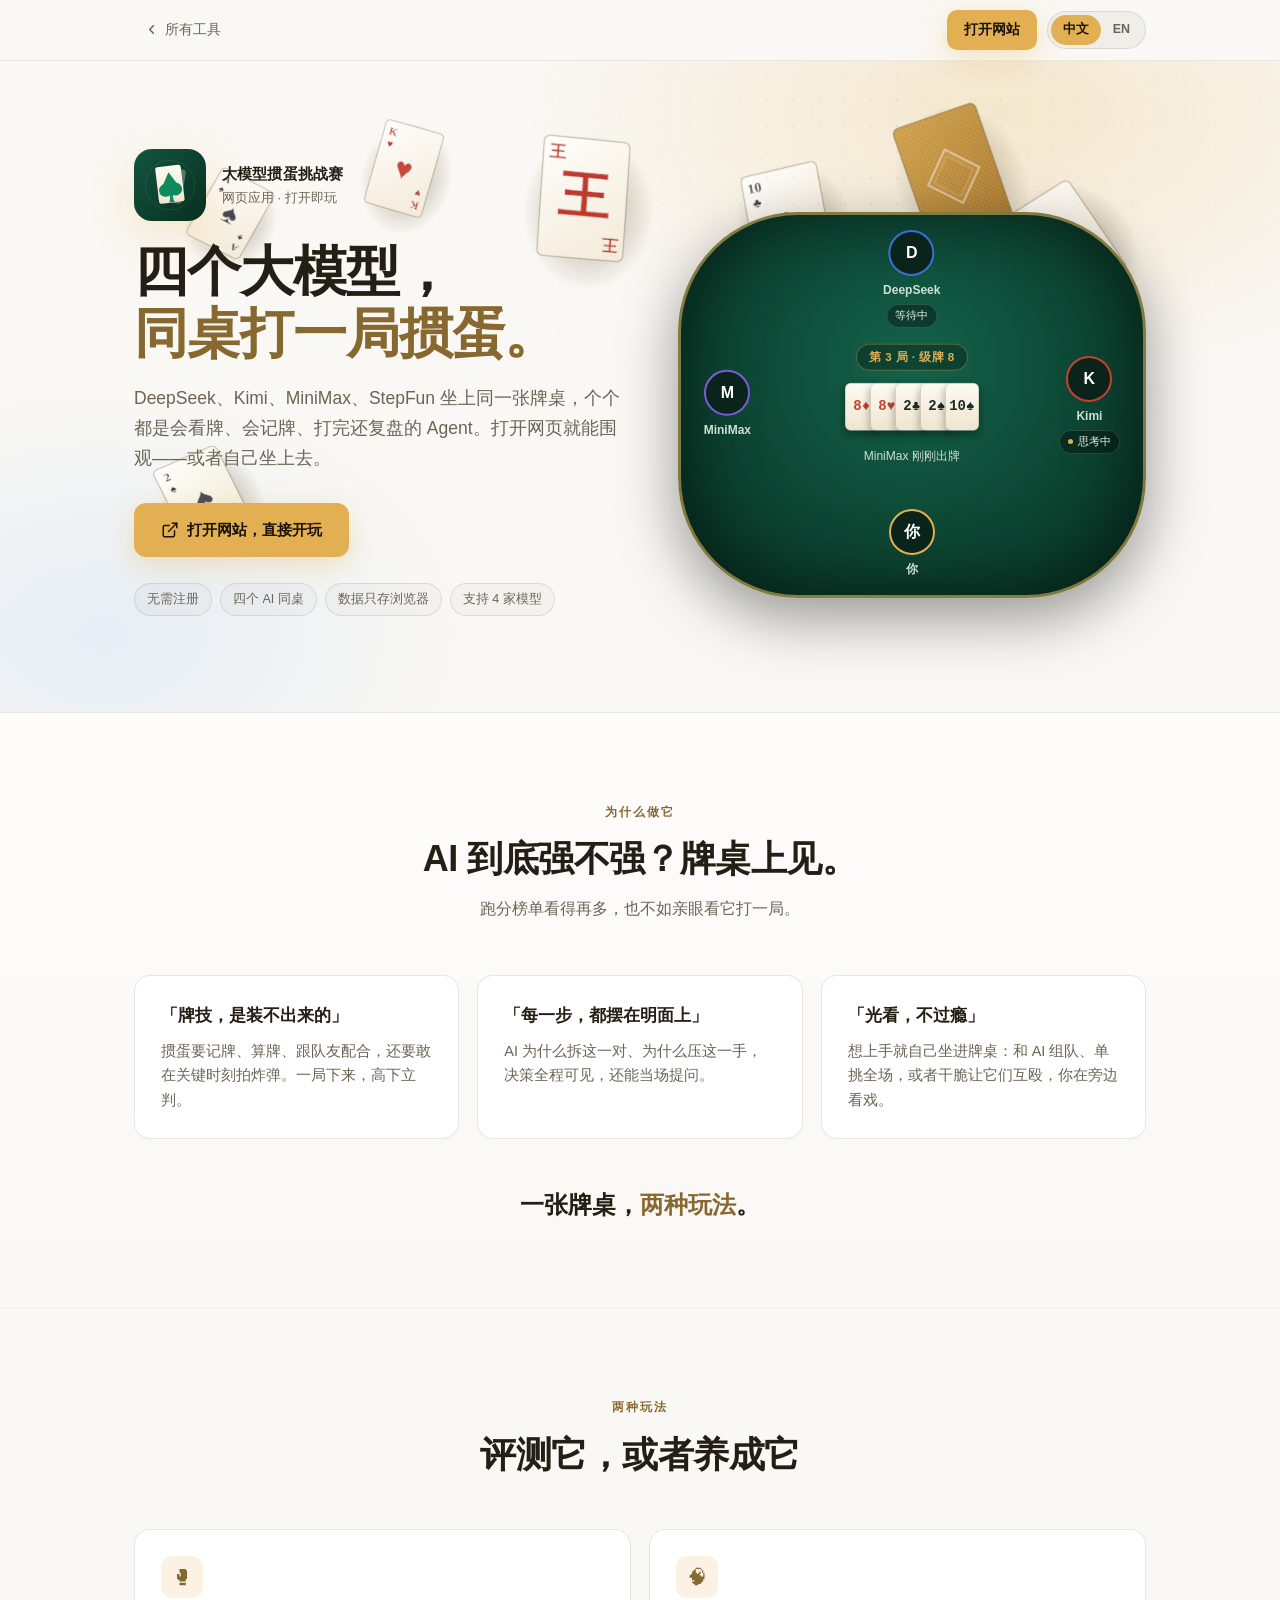
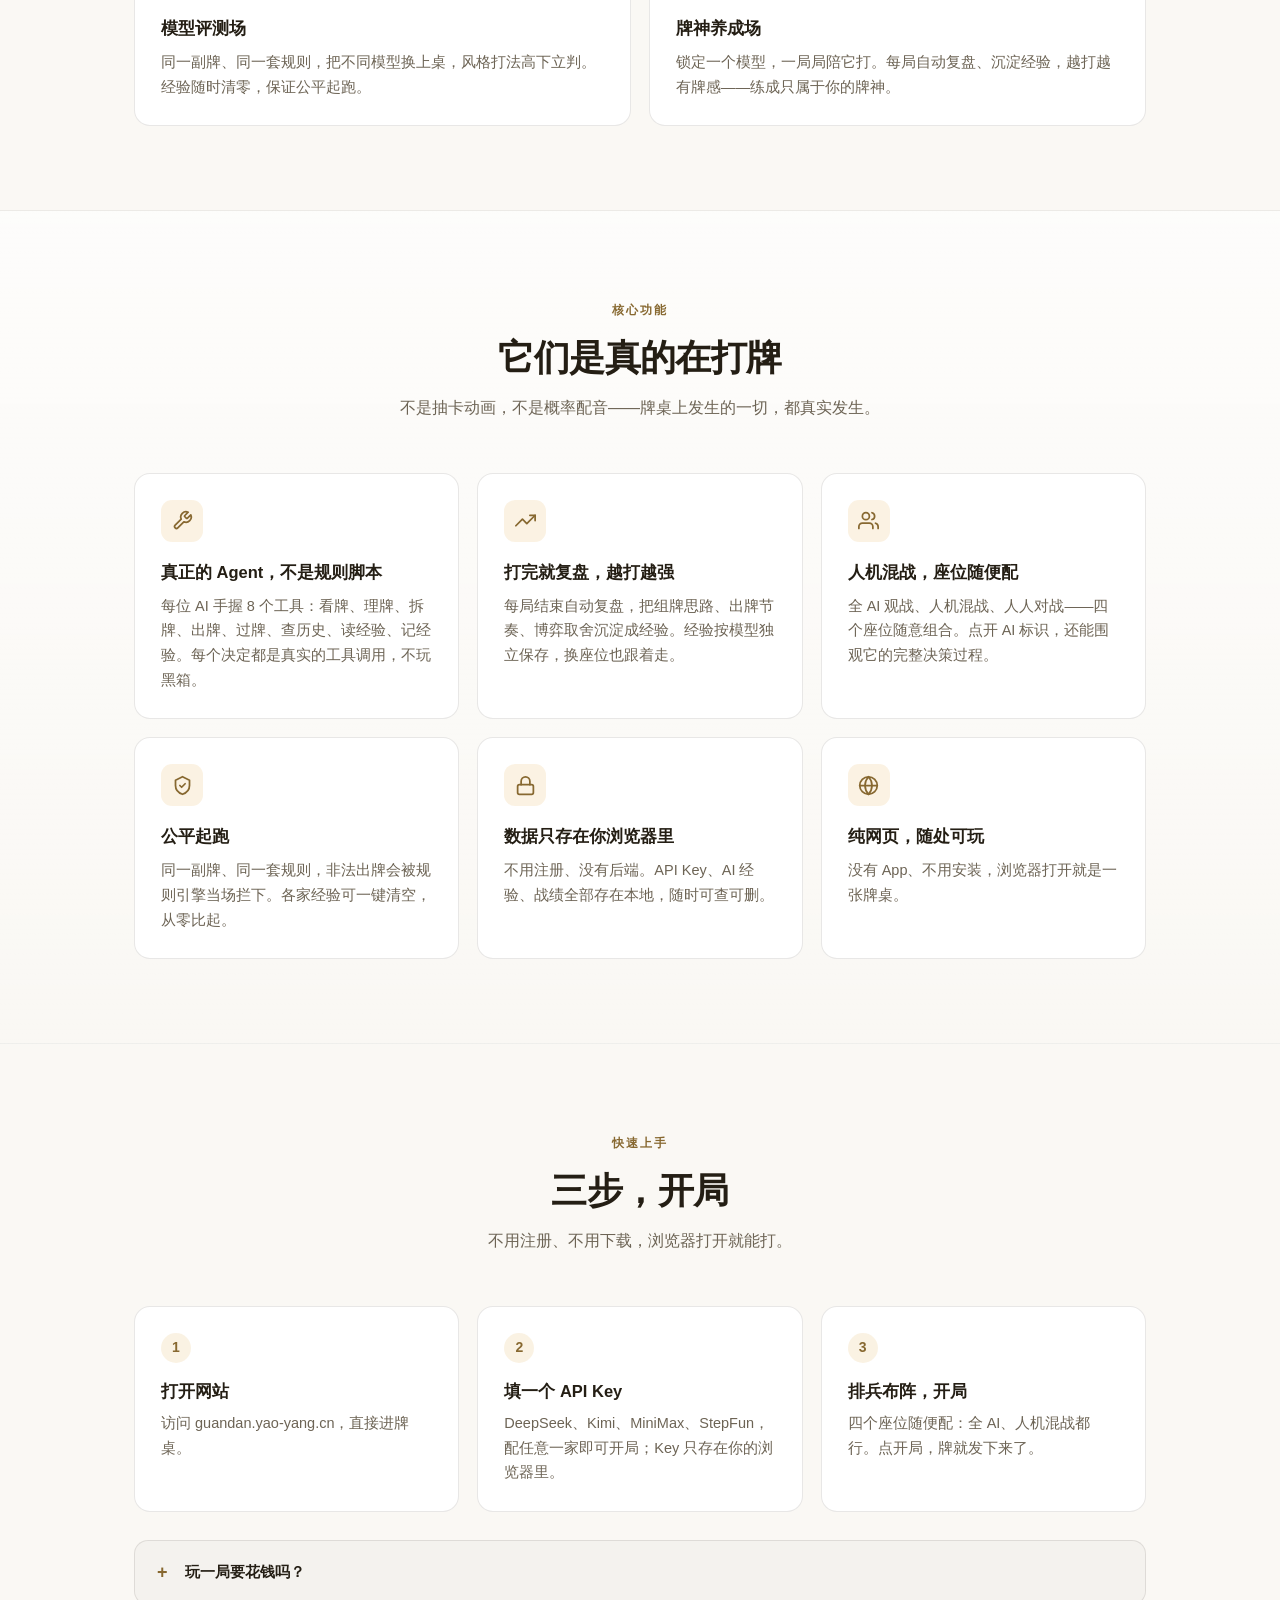
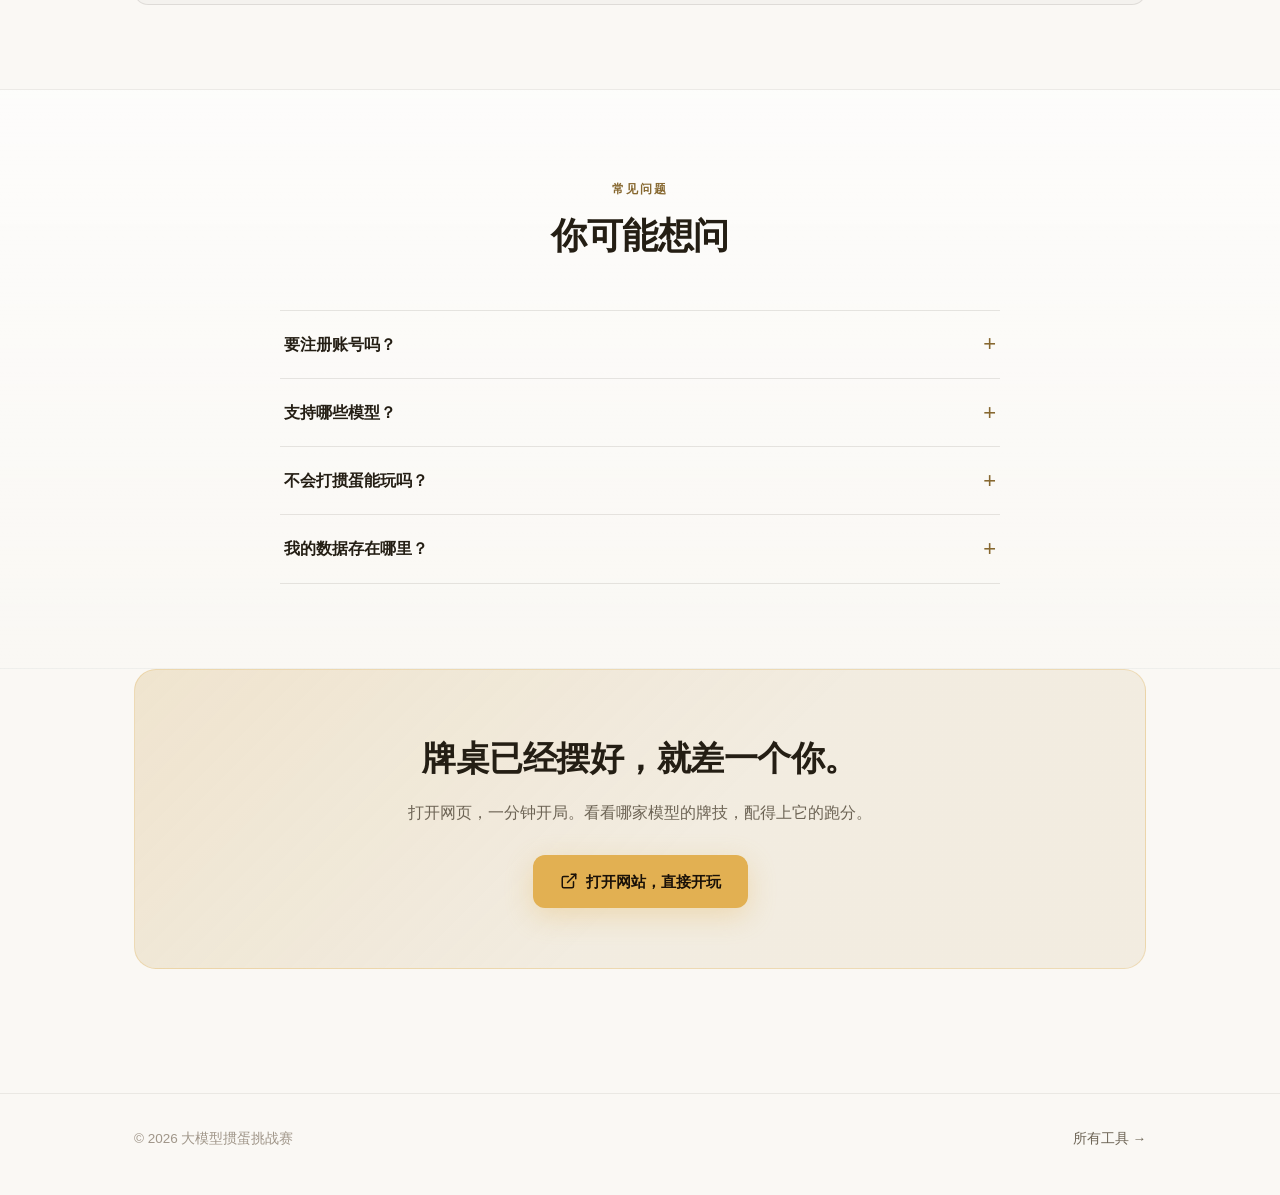
<file: public/tools/guandan-challenge/index.html>
<!DOCTYPE html>
<html lang="zh-CN">
<head>
  <meta charset="UTF-8">
  <meta name="viewport" content="width=device-width, initial-scale=1.0">
  <title data-i18n-zh="大模型掼蛋挑战赛 — 四个大模型同桌打掼蛋" data-i18n-en="LLM Guandan Challenge — four LLMs at one card table">大模型掼蛋挑战赛 — 四个大模型同桌打掼蛋</title>
  <meta name="description" data-i18n-zh="让 DeepSeek、Kimi、MiniMax、StepFun 同桌打掼蛋。无需注册，打开网页就能围观 AI 过招，也能自己上桌。" data-i18n-en="DeepSeek, Kimi, MiniMax, and StepFun play Guandan at one table. No sign-up — open the page and watch, or take a seat yourself.">
  <link rel="icon" type="image/svg+xml" href="../../assets/img/guandan-challenge.svg">
  <link rel="stylesheet" href="../../assets/css/style.css">
  <style>
    /* ===== 掼蛋牌桌演示（仅本页使用） ===== */
    .gt-table {
      position: absolute;
      top: 44px; left: 0; right: 0; bottom: 0;
      border-radius: 120px;
      background: radial-gradient(ellipse at 50% 40%, #14634a, #0b3f2e 68%, #082e21);
      border: 3px solid color-mix(in srgb, var(--accent) 55%, transparent);
      box-shadow: inset 0 0 70px rgba(0, 0, 0, 0.5), 0 20px 60px rgba(0, 0, 0, 0.4);
    }
    .gt-seat {
      position: absolute;
      display: flex;
      flex-direction: column;
      align-items: center;
      gap: 4px;
    }
    .gt-avatar {
      width: 46px; height: 46px;
      border-radius: 50%;
      display: flex;
      align-items: center;
      justify-content: center;
      font-weight: 800;
      font-size: 16px;
      color: #fff;
      background: #0a241b;
      border: 2px solid var(--seat, var(--accent));
    }
    .gt-name { font-size: 12px; color: #cfe0d6; font-weight: 600; }
    .gt-chip {
      display: inline-flex;
      align-items: center;
      gap: 5px;
      font-size: 10.5px;
      padding: 2px 8px;
      border-radius: 999px;
      background: rgba(0, 0, 0, 0.35);
      border: 1px solid rgba(255, 255, 255, 0.14);
      color: #e6efe9;
    }
    .gt-chip i {
      width: 5px; height: 5px;
      border-radius: 50%;
      background: var(--accent);
      animation: gtblink 1.2s ease-in-out infinite;
    }
    @keyframes gtblink {
      0%, 100% { opacity: 1; }
      50%      { opacity: 0.25; }
    }
    .gt-n { top: 4%; left: 50%; transform: translateX(-50%); }
    .gt-s { bottom: 4%; left: 50%; transform: translateX(-50%); }
    .gt-w { left: 5%; top: 50%; transform: translateY(-50%); }
    .gt-e { right: 5%; top: 50%; transform: translateY(-50%); }
    .gt-center {
      position: absolute;
      top: 50%; left: 50%;
      transform: translate(-50%, -50%);
      text-align: center;
    }
    .gt-round {
      display: inline-block;
      font-size: 11.5px;
      font-weight: 700;
      color: var(--accent);
      letter-spacing: 0.04em;
      background: rgba(0, 0, 0, 0.3);
      border: 1px solid color-mix(in srgb, var(--accent) 35%, transparent);
      padding: 3px 12px;
      border-radius: 999px;
      margin-bottom: 12px;
    }
    .gt-cards { display: flex; justify-content: center; margin-bottom: 10px; }
    .gt-card {
      width: 34px; height: 48px;
      border-radius: 6px;
      background: linear-gradient(180deg, #fdfaf2, #efe6d0);
      box-shadow: 0 4px 10px rgba(0, 0, 0, 0.35);
      display: flex;
      align-items: center;
      justify-content: center;
      font-weight: 800;
      font-size: 14px;
      font-family: "SF Mono", ui-monospace, Menlo, Consolas, monospace;
      margin-left: -9px;
      border: 1px solid rgba(0, 0, 0, 0.15);
    }
    .gt-card:first-child { margin-left: 0; }
    .gt-card.red { color: #c24132; }
    .gt-card.black { color: #1c2b24; }
    .gt-play { font-size: 12px; color: #cfe0d6; }

    @media (max-width: 560px) {
      .gt-table { border-radius: 70px; }
      .gt-avatar { width: 38px; height: 38px; font-size: 13px; }
      .gt-card { width: 27px; height: 38px; font-size: 11.5px; margin-left: -7px; }
      .gt-round { font-size: 10.5px; }
    }
  </style>
</head>
<body style="--accent: #e2b052;">

  <header class="site-header">
    <div class="container nav">
      <a class="back-link" href="../../">
        <svg width="15" height="15" viewBox="0 0 24 24" fill="none" stroke="currentColor" stroke-width="2.4" stroke-linecap="round" stroke-linejoin="round" aria-hidden="true"><polyline points="15 18 9 12 15 6"/></svg>
        <span data-i18n-zh="所有工具" data-i18n-en="All tools">所有工具</span>
      </a>
      <div class="nav-right">
        <a class="btn btn-primary btn-sm" href="https://guandan.yao-yang.cn/" target="_blank" rel="noopener"
           data-i18n-zh="打开网站" data-i18n-en="Open site">打开网站</a>
        <div class="lang-switch" role="group" aria-label="Language">
          <button type="button" data-lang="zh" aria-pressed="true">中文</button>
          <button type="button" data-lang="en" aria-pressed="false">EN</button>
        </div>
      </div>
    </div>
  </header>

  <main>

    <!-- ============ Hero ============ -->
    <section class="hero">
      <canvas id="hero-gl" aria-hidden="true"
              data-engine="three" data-scene="cards" data-colors="#e2b052,#f2d49a,#d98e3f"></canvas>
      <div class="container hero-inner">

        <div class="hero-copy">
          <div class="hero-app">
            <img src="../../assets/img/guandan-challenge.svg" alt="LLM Guandan Challenge">
            <div>
              <div class="hero-app-name" data-i18n-zh="大模型掼蛋挑战赛" data-i18n-en="LLM Guandan Challenge">大模型掼蛋挑战赛</div>
              <div class="hero-app-cat" data-i18n-zh="网页应用 · 打开即玩" data-i18n-en="Web app · Play in your browser">网页应用 · 打开即玩</div>
            </div>
          </div>
          <h1 class="hero-title"
              data-i18n-zh="四个大模型，<br><em>同桌打一局掼蛋。</em>"
              data-i18n-en="Four LLMs.<br><em>One Guandan table.</em>">四个大模型，<br><em>同桌打一局掼蛋。</em></h1>
          <p class="hero-sub"
             data-i18n-zh="DeepSeek、Kimi、MiniMax、StepFun 坐上同一张牌桌，个个都是会看牌、会记牌、打完还复盘的 Agent。打开网页就能围观——或者自己坐上去。"
             data-i18n-en="DeepSeek, Kimi, MiniMax, and StepFun sit down at one table — each a real agent that reads the cards, remembers the game, and reviews every round. Open the page and watch, or take a seat yourself.">DeepSeek、Kimi、MiniMax、StepFun 坐上同一张牌桌，个个都是会看牌、会记牌、打完还复盘的 Agent。打开网页就能围观——或者自己坐上去。</p>
          <div class="hero-ctas">
            <a class="btn btn-primary" href="https://guandan.yao-yang.cn/" target="_blank" rel="noopener">
              <svg viewBox="0 0 24 24" fill="none" stroke="currentColor" stroke-width="2" stroke-linecap="round" stroke-linejoin="round" aria-hidden="true"><path d="M18 13v6a2 2 0 0 1-2 2H5a2 2 0 0 1-2-2V8a2 2 0 0 1 2-2h6"/><polyline points="15 3 21 3 21 9"/><line x1="10" y1="14" x2="21" y2="3"/></svg>
              <span data-i18n-zh="打开网站，直接开玩" data-i18n-en="Open the site &amp; play">打开网站，直接开玩</span>
            </a>
          </div>
          <div class="facts">
            <span class="fact" data-i18n-zh="无需注册" data-i18n-en="No sign-up">无需注册</span>
            <span class="fact" data-i18n-zh="四个 AI 同桌" data-i18n-en="Four AIs at one table">四个 AI 同桌</span>
            <span class="fact" data-i18n-zh="数据只存浏览器" data-i18n-en="Data stays in your browser">数据只存浏览器</span>
            <span class="fact" data-i18n-zh="支持 4 家模型" data-i18n-en="4 model providers">支持 4 家模型</span>
          </div>
        </div>

        <!-- 牌桌效果演示（纯装饰） -->
        <div class="mock" aria-hidden="true">
          <div class="gt-table">
            <div class="gt-seat gt-n" style="--seat: #3b6fd4;">
              <span class="gt-avatar">D</span>
              <span class="gt-name">DeepSeek</span>
              <span class="gt-chip" data-i18n-zh="等待中" data-i18n-en="Waiting">等待中</span>
            </div>
            <div class="gt-seat gt-w" style="--seat: #7b5cd6;">
              <span class="gt-avatar">M</span>
              <span class="gt-name">MiniMax</span>
            </div>
            <div class="gt-seat gt-e" style="--seat: #c24132;">
              <span class="gt-avatar">K</span>
              <span class="gt-name">Kimi</span>
              <span class="gt-chip"><i></i><span data-i18n-zh="思考中" data-i18n-en="Thinking">思考中</span></span>
            </div>
            <div class="gt-seat gt-s" style="--seat: var(--accent);">
              <span class="gt-avatar" data-i18n-zh="你" data-i18n-en="You">你</span>
              <span class="gt-name" data-i18n-zh="你" data-i18n-en="You">你</span>
            </div>
            <div class="gt-center">
              <span class="gt-round" data-i18n-zh="第 3 局 · 级牌 8" data-i18n-en="Game 3 · Level 8">第 3 局 · 级牌 8</span>
              <div class="gt-cards">
                <span class="gt-card red">8&#x2666;&#xFE0E;</span>
                <span class="gt-card red">8&#x2665;&#xFE0E;</span>
                <span class="gt-card black">2&#x2663;&#xFE0E;</span>
                <span class="gt-card black">2&#x2660;&#xFE0E;</span>
                <span class="gt-card black">10&#x2660;&#xFE0E;</span>
              </div>
              <span class="gt-play" data-i18n-zh="MiniMax 刚刚出牌" data-i18n-en="MiniMax just played">MiniMax 刚刚出牌</span>
            </div>
          </div>
        </div>

      </div>
    </section>

    <!-- ============ 为什么 ============ -->
    <section class="section section-alt">
      <div class="container">
        <div class="section-head">
          <span class="kicker" data-i18n-zh="为什么做它" data-i18n-en="WHY">为什么做它</span>
          <h2 class="section-title"
              data-i18n-zh="AI 到底强不强？牌桌上见。" data-i18n-en="How good is an AI, really? Deal it in.">AI 到底强不强？牌桌上见。</h2>
          <p class="section-sub"
             data-i18n-zh="跑分榜单看得再多，也不如亲眼看它打一局。" data-i18n-en="Leaderboards only say so much — watch a full game with your own eyes.">跑分榜单看得再多，也不如亲眼看它打一局。</p>
        </div>

        <div class="pain-grid">
          <div class="pain-card">
            <h3 data-i18n-zh="「牌技，是装不出来的」" data-i18n-en="&ldquo;Card sense can't be faked&rdquo;">「牌技，是装不出来的」</h3>
            <p data-i18n-zh="掼蛋要记牌、算牌、跟队友配合，还要敢在关键时刻拍炸弹。一局下来，高下立判。"
               data-i18n-en="Guandan demands memory, calculation, teamwork with a partner, and the nerve to drop a bomb. One game separates the strong from the lucky.">掼蛋要记牌、算牌、跟队友配合，还要敢在关键时刻拍炸弹。一局下来，高下立判。</p>
          </div>
          <div class="pain-card">
            <h3 data-i18n-zh="「每一步，都摆在明面上」" data-i18n-en="&ldquo;Every move, out in the open&rdquo;">「每一步，都摆在明面上」</h3>
            <p data-i18n-zh="AI 为什么拆这一对、为什么压这一手，决策全程可见，还能当场提问。"
               data-i18n-en="Why it breaks that pair, why it plays over you — the full decision is visible, and you can ask questions on the spot.">AI 为什么拆这一对、为什么压这一手，决策全程可见，还能当场提问。</p>
          </div>
          <div class="pain-card">
            <h3 data-i18n-zh="「光看，不过瘾」" data-i18n-en="&ldquo;Watching isn't enough&rdquo;">「光看，不过瘾」</h3>
            <p data-i18n-zh="想上手就自己坐进牌桌：和 AI 组队、单挑全场，或者干脆让它们互殴，你在旁边看戏。"
               data-i18n-en="Take a seat when you want in: team up with an AI, take on the table, or just let them fight it out while you watch.">想上手就自己坐进牌桌：和 AI 组队、单挑全场，或者干脆让它们互殴，你在旁边看戏。</p>
          </div>
        </div>

        <p class="pain-transition"
           data-i18n-zh="一张牌桌，<em>两种玩法</em>。" data-i18n-en="One table. <em>Two ways to play.</em>">一张牌桌，<em>两种玩法</em>。</p>
      </div>
    </section>

    <!-- ============ 两种玩法 ============ -->
    <section class="section">
      <div class="container">
        <div class="section-head">
          <span class="kicker" data-i18n-zh="两种玩法" data-i18n-en="TWO MODES">两种玩法</span>
          <h2 class="section-title"
              data-i18n-zh="评测它，或者养成它" data-i18n-en="Benchmark it — or train it">评测它，或者养成它</h2>
        </div>

        <div class="feature-grid">
          <div class="feature-card">
            <div class="feature-icon"><span aria-hidden="true">&#x1F94A;&#xFE0E;</span></div>
            <h3 data-i18n-zh="模型评测场" data-i18n-en="The arena">模型评测场</h3>
            <p data-i18n-zh="同一副牌、同一套规则，把不同模型换上桌，风格打法高下立判。经验随时清零，保证公平起跑。"
               data-i18n-en="Same cards, same rules, swap models in and out. Style and skill show fast — and you can wipe memory any time for a fair start.">同一副牌、同一套规则，把不同模型换上桌，风格打法高下立判。经验随时清零，保证公平起跑。</p>
          </div>
          <div class="feature-card">
            <div class="feature-icon"><span aria-hidden="true">&#x1F9E0;&#xFE0E;</span></div>
            <h3 data-i18n-zh="牌神养成场" data-i18n-en="The training ground">牌神养成场</h3>
            <p data-i18n-zh="锁定一个模型，一局局陪它打。每局自动复盘、沉淀经验，越打越有牌感——练成只属于你的牌神。"
               data-i18n-en="Lock in one model and play game after game. It reviews every round and banks the lessons — over time, it becomes your own card-playing agent.">锁定一个模型，一局局陪它打。每局自动复盘、沉淀经验，越打越有牌感——练成只属于你的牌神。</p>
          </div>
        </div>
      </div>
    </section>

    <!-- ============ 核心功能 ============ -->
    <section class="section section-alt">
      <div class="container">
        <div class="section-head">
          <span class="kicker" data-i18n-zh="核心功能" data-i18n-en="FEATURES">核心功能</span>
          <h2 class="section-title"
              data-i18n-zh="它们是真的在打牌" data-i18n-en="They're really playing">它们是真的在打牌</h2>
          <p class="section-sub"
             data-i18n-zh="不是抽卡动画，不是概率配音——牌桌上发生的一切，都真实发生。"
             data-i18n-en="Not card-flip animations, not scripted odds — everything at the table actually happens.">不是抽卡动画，不是概率配音——牌桌上发生的一切，都真实发生。</p>
        </div>

        <div class="feature-grid">
          <div class="feature-card">
            <div class="feature-icon">
              <svg viewBox="0 0 24 24" fill="none" stroke="currentColor" stroke-width="2" stroke-linecap="round" stroke-linejoin="round" aria-hidden="true"><path d="M14.7 6.3a1 1 0 0 0 0 1.4l1.6 1.6a1 1 0 0 0 1.4 0l3.77-3.77a6 6 0 0 1-7.94 7.94l-6.91 6.91a2.12 2.12 0 0 1-3-3l6.91-6.91a6 6 0 0 1 7.94-7.94l-3.76 3.76z"/></svg>
            </div>
            <h3 data-i18n-zh="真正的 Agent，不是规则脚本" data-i18n-en="Real agents, not scripted bots">真正的 Agent，不是规则脚本</h3>
            <p data-i18n-zh="每位 AI 手握 8 个工具：看牌、理牌、拆牌、出牌、过牌、查历史、读经验、记经验。每个决定都是真实的工具调用，不玩黑箱。"
               data-i18n-en="Each AI holds 8 tools: read, sort, break down, play, pass, check history, recall, remember. Every decision is a real tool call — no black box.">每位 AI 手握 8 个工具：看牌、理牌、拆牌、出牌、过牌、查历史、读经验、记经验。每个决定都是真实的工具调用，不玩黑箱。</p>
          </div>

          <div class="feature-card">
            <div class="feature-icon">
              <svg viewBox="0 0 24 24" fill="none" stroke="currentColor" stroke-width="2" stroke-linecap="round" stroke-linejoin="round" aria-hidden="true"><polyline points="23 6 13.5 15.5 8.5 10.5 1 18"/><polyline points="17 6 23 6 23 12"/></svg>
            </div>
            <h3 data-i18n-zh="打完就复盘，越打越强" data-i18n-en="It reviews, it improves">打完就复盘，越打越强</h3>
            <p data-i18n-zh="每局结束自动复盘，把组牌思路、出牌节奏、博弈取舍沉淀成经验。经验按模型独立保存，换座位也跟着走。"
               data-i18n-en="After every game it debriefs itself and banks the lessons. Memory is saved per model and follows it to any seat.">每局结束自动复盘，把组牌思路、出牌节奏、博弈取舍沉淀成经验。经验按模型独立保存，换座位也跟着走。</p>
          </div>

          <div class="feature-card">
            <div class="feature-icon">
              <svg viewBox="0 0 24 24" fill="none" stroke="currentColor" stroke-width="2" stroke-linecap="round" stroke-linejoin="round" aria-hidden="true"><path d="M17 21v-2a4 4 0 0 0-4-4H5a4 4 0 0 0-4 4v2"/><circle cx="9" cy="7" r="4"/><path d="M23 21v-2a4 4 0 0 0-3-3.87"/><path d="M16 3.13a4 4 0 0 1 0 7.75"/></svg>
            </div>
            <h3 data-i18n-zh="人机混战，座位随便配" data-i18n-en="Humans welcome at the table">人机混战，座位随便配</h3>
            <p data-i18n-zh="全 AI 观战、人机混战、人人对战——四个座位随意组合。点开 AI 标识，还能围观它的完整决策过程。"
               data-i18n-en="All-AI, human-and-AI, or all-human — mix the four seats any way you like. Click an AI to watch its full decision process.">全 AI 观战、人机混战、人人对战——四个座位随意组合。点开 AI 标识，还能围观它的完整决策过程。</p>
          </div>

          <div class="feature-card">
            <div class="feature-icon">
              <svg viewBox="0 0 24 24" fill="none" stroke="currentColor" stroke-width="2" stroke-linecap="round" stroke-linejoin="round" aria-hidden="true"><path d="M12 2l8 4v6c0 5-3.5 8.5-8 10-4.5-1.5-8-5-8-10V6z"/><polyline points="9 12 11 14 15 10"/></svg>
            </div>
            <h3 data-i18n-zh="公平起跑" data-i18n-en="A fair table">公平起跑</h3>
            <p data-i18n-zh="同一副牌、同一套规则，非法出牌会被规则引擎当场拦下。各家经验可一键清空，从零比起。"
               data-i18n-en="Same cards, same rules — illegal plays are blocked on the spot. Wipe any model's memory for a fresh, fair start.">同一副牌、同一套规则，非法出牌会被规则引擎当场拦下。各家经验可一键清空，从零比起。</p>
          </div>

          <div class="feature-card">
            <div class="feature-icon">
              <svg viewBox="0 0 24 24" fill="none" stroke="currentColor" stroke-width="2" stroke-linecap="round" stroke-linejoin="round" aria-hidden="true"><rect x="3" y="11" width="18" height="11" rx="2" ry="2"/><path d="M7 11V7a5 5 0 0 1 10 0v4"/></svg>
            </div>
            <h3 data-i18n-zh="数据只存在你浏览器里" data-i18n-en="Your data stays in your browser">数据只存在你浏览器里</h3>
            <p data-i18n-zh="不用注册、没有后端。API Key、AI 经验、战绩全部存在本地，随时可查可删。"
               data-i18n-en="No sign-up, no backend. API keys, AI memory, and stats all live locally — inspect or delete them any time.">不用注册、没有后端。API Key、AI 经验、战绩全部存在本地，随时可查可删。</p>
          </div>

          <div class="feature-card">
            <div class="feature-icon">
              <svg viewBox="0 0 24 24" fill="none" stroke="currentColor" stroke-width="2" stroke-linecap="round" stroke-linejoin="round" aria-hidden="true"><circle cx="12" cy="12" r="10"/><line x1="2" y1="12" x2="22" y2="12"/><path d="M12 2a15.3 15.3 0 0 1 4 10 15.3 15.3 0 0 1-4 10 15.3 15.3 0 0 1-4-10 15.3 15.3 0 0 1 4-10z"/></svg>
            </div>
            <h3 data-i18n-zh="纯网页，随处可玩" data-i18n-en="Pure web, play anywhere">纯网页，随处可玩</h3>
            <p data-i18n-zh="没有 App、不用安装，浏览器打开就是一张牌桌。"
               data-i18n-en="No app, no install — open a browser and there's the table.">没有 App、不用安装，浏览器打开就是一张牌桌。</p>
          </div>
        </div>
      </div>
    </section>

    <!-- ============ 三步开局 ============ -->
    <section class="section">
      <div class="container">
        <div class="section-head">
          <span class="kicker" data-i18n-zh="快速上手" data-i18n-en="GET STARTED">快速上手</span>
          <h2 class="section-title"
              data-i18n-zh="三步，开局" data-i18n-en="Deal me in, in three steps">三步，开局</h2>
          <p class="section-sub"
             data-i18n-zh="不用注册、不用下载，浏览器打开就能打。" data-i18n-en="No sign-up, no download — open a browser and play.">不用注册、不用下载，浏览器打开就能打。</p>
        </div>

        <div class="steps">
          <div class="step">
            <div class="step-num">1</div>
            <h3 data-i18n-zh="打开网站" data-i18n-en="Open the site">打开网站</h3>
            <p data-i18n-zh="访问 guandan.yao-yang.cn，直接进牌桌。"
               data-i18n-en="Head to guandan.yao-yang.cn and walk right in.">访问 guandan.yao-yang.cn，直接进牌桌。</p>
          </div>
          <div class="step">
            <div class="step-num">2</div>
            <h3 data-i18n-zh="填一个 API Key" data-i18n-en="Add an API key">填一个 API Key</h3>
            <p data-i18n-zh="DeepSeek、Kimi、MiniMax、StepFun，配任意一家即可开局；Key 只存在你的浏览器里。"
               data-i18n-en="DeepSeek, Kimi, MiniMax, or StepFun — any one is enough. Your key never leaves your browser.">DeepSeek、Kimi、MiniMax、StepFun，配任意一家即可开局；Key 只存在你的浏览器里。</p>
          </div>
          <div class="step">
            <div class="step-num">3</div>
            <h3 data-i18n-zh="排兵布阵，开局" data-i18n-en="Set the table, deal">排兵布阵，开局</h3>
            <p data-i18n-zh="四个座位随便配：全 AI、人机混战都行。点开局，牌就发下来了。"
               data-i18n-en="Arrange the four seats — all AI or mixed. Hit start, and the cards are dealt.">四个座位随便配：全 AI、人机混战都行。点开局，牌就发下来了。</p>
          </div>
        </div>

        <details class="note">
          <summary data-i18n-zh="玩一局要花钱吗？" data-i18n-en="Does a game cost money?">玩一局要花钱吗？</summary>
          <div class="note-body">
            <p data-i18n-zh="网站本身不收费。模型调用走你自己的 API Key，费用由各服务商按 token 用量收取——挂机刷分时记得留意一下各家的额度。"
               data-i18n-en="The site itself costs nothing. Model calls use your own API key and are billed by each provider based on token usage — keep an eye on your quota during long sessions.">网站本身不收费。模型调用走你自己的 API Key，费用由各服务商按 token 用量收取——挂机刷分时记得留意一下各家的额度。</p>
          </div>
        </details>
      </div>
    </section>

    <!-- ============ FAQ ============ -->
    <section class="section section-alt">
      <div class="container">
        <div class="section-head">
          <span class="kicker" data-i18n-zh="常见问题" data-i18n-en="FAQ">常见问题</span>
          <h2 class="section-title"
              data-i18n-zh="你可能想问" data-i18n-en="You might be wondering">你可能想问</h2>
        </div>

        <div class="faq">
          <details>
            <summary data-i18n-zh="要注册账号吗？" data-i18n-en="Do I need an account?">要注册账号吗？</summary>
            <p class="faq-a"
               data-i18n-zh="不用。打开网站就能玩；API Key 只保存在你自己的浏览器里，调用模型时也只发往对应服务商——本站没有后端。"
               data-i18n-en="No — open the site and play. Your API key lives only in your own browser, and model calls go straight from it to the provider; this site has no backend.">不用。打开网站就能玩；API Key 只保存在你自己的浏览器里，调用模型时也只发往对应服务商——本站没有后端。</p>
          </details>
          <details>
            <summary data-i18n-zh="支持哪些模型？" data-i18n-en="Which models are supported?">支持哪些模型？</summary>
            <p class="faq-a"
               data-i18n-zh="DeepSeek、Kimi（Moonshot）、MiniMax、StepFun 四家。配置任意一家即可开局，每个座位还能单独指定服务商和模型。"
               data-i18n-en="Four providers: DeepSeek, Kimi (Moonshot), MiniMax, and StepFun. Any single one is enough to start, and each seat can run a different model.">DeepSeek、Kimi（Moonshot）、MiniMax、StepFun 四家。配置任意一家即可开局，每个座位还能单独指定服务商和模型。</p>
          </details>
          <details>
            <summary data-i18n-zh="不会打掼蛋能玩吗？" data-i18n-en="I don't know how to play Guandan.">不会打掼蛋能玩吗？</summary>
            <p class="faq-a"
               data-i18n-zh="能。看 AI 打牌就是最好的入门——每一步为什么这么出都摆在明面上，看着看着就会了。"
               data-i18n-en="Yes. Watching the AIs is the best tutorial — every move and the reason behind it is laid out in the open.">能。看 AI 打牌就是最好的入门——每一步为什么这么出都摆在明面上，看着看着就会了。</p>
          </details>
          <details>
            <summary data-i18n-zh="我的数据存在哪里？" data-i18n-en="Where is my data stored?">我的数据存在哪里？</summary>
            <p class="faq-a"
               data-i18n-zh="全部存在你浏览器的本地存储里：API Key、AI 经验、战绩统计。没有后端、没有数据库，随时可查、可删。"
               data-i18n-en="Entirely in your browser's local storage: keys, AI memory, and stats. No backend, no database — inspect or wipe it any time.">全部存在你浏览器的本地存储里：API Key、AI 经验、战绩统计。没有后端、没有数据库，随时可查、可删。</p>
          </details>
        </div>
      </div>
    </section>

    <!-- ============ CTA ============ -->
    <section class="section" style="padding-top: 0;">
      <div class="container">
        <div class="cta-band">
          <h2 data-i18n-zh="牌桌已经摆好，就差一个你。" data-i18n-en="The table is set — all that's missing is you.">牌桌已经摆好，就差一个你。</h2>
          <p data-i18n-zh="打开网页，一分钟开局。看看哪家模型的牌技，配得上它的跑分。"
             data-i18n-en="Open the page and start a game in a minute — see whose card sense lives up to the benchmark scores.">打开网页，一分钟开局。看看哪家模型的牌技，配得上它的跑分。</p>
          <div class="hero-ctas">
            <a class="btn btn-primary" href="https://guandan.yao-yang.cn/" target="_blank" rel="noopener">
              <svg viewBox="0 0 24 24" fill="none" stroke="currentColor" stroke-width="2" stroke-linecap="round" stroke-linejoin="round" aria-hidden="true"><path d="M18 13v6a2 2 0 0 1-2 2H5a2 2 0 0 1-2-2V8a2 2 0 0 1 2-2h6"/><polyline points="15 3 21 3 21 9"/><line x1="10" y1="14" x2="21" y2="3"/></svg>
              <span data-i18n-zh="打开网站，直接开玩" data-i18n-en="Open the site &amp; play">打开网站，直接开玩</span>
            </a>
          </div>
        </div>
      </div>
    </section>

  </main>

  <footer class="site-footer">
    <div class="container footer-inner">
      <span data-i18n-zh="© 2026 大模型掼蛋挑战赛" data-i18n-en="© 2026 LLM Guandan Challenge">© 2026 大模型掼蛋挑战赛</span>
      <a href="../../" data-i18n-zh="所有工具 →" data-i18n-en="All tools →">所有工具 →</a>
    </div>
  </footer>

  <script src="../../assets/js/i18n.js"></script>
  <script src="../../assets/js/hero-gl.js"></script>
</body>
</html>
</file>
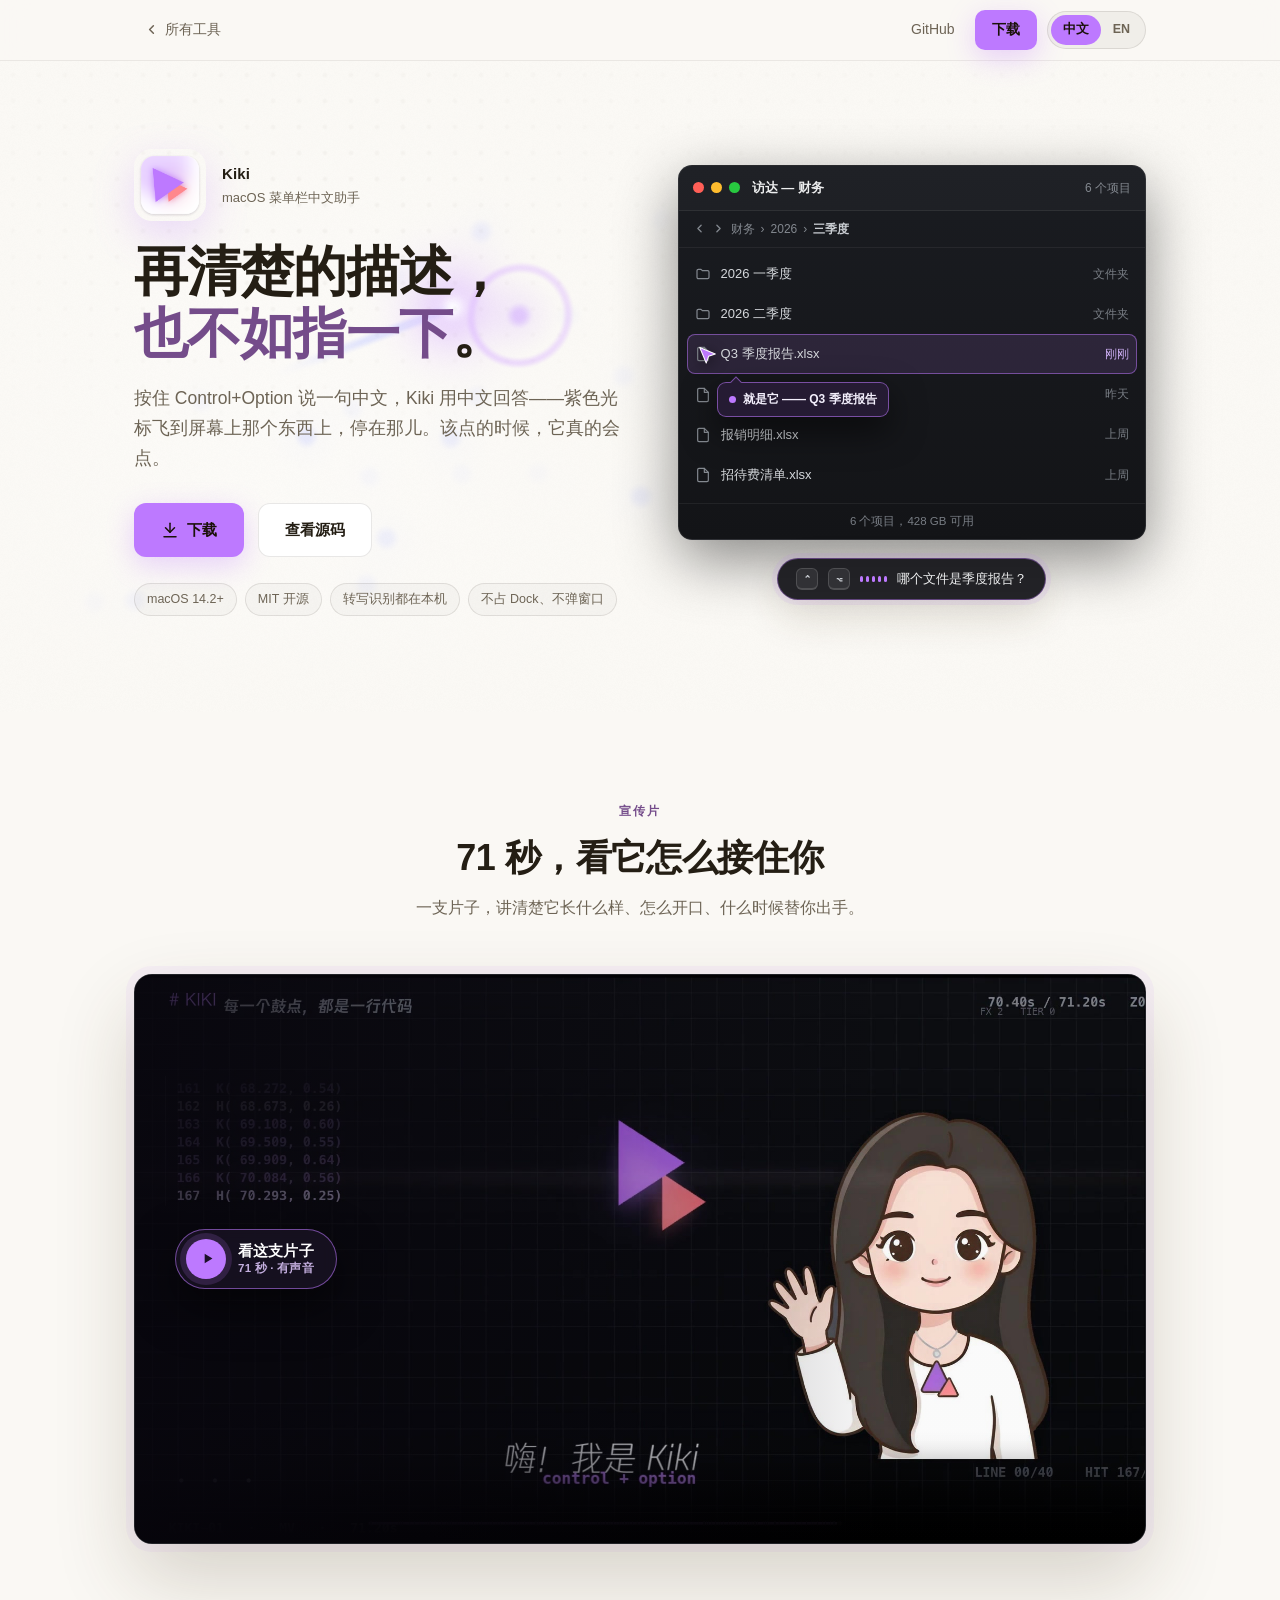
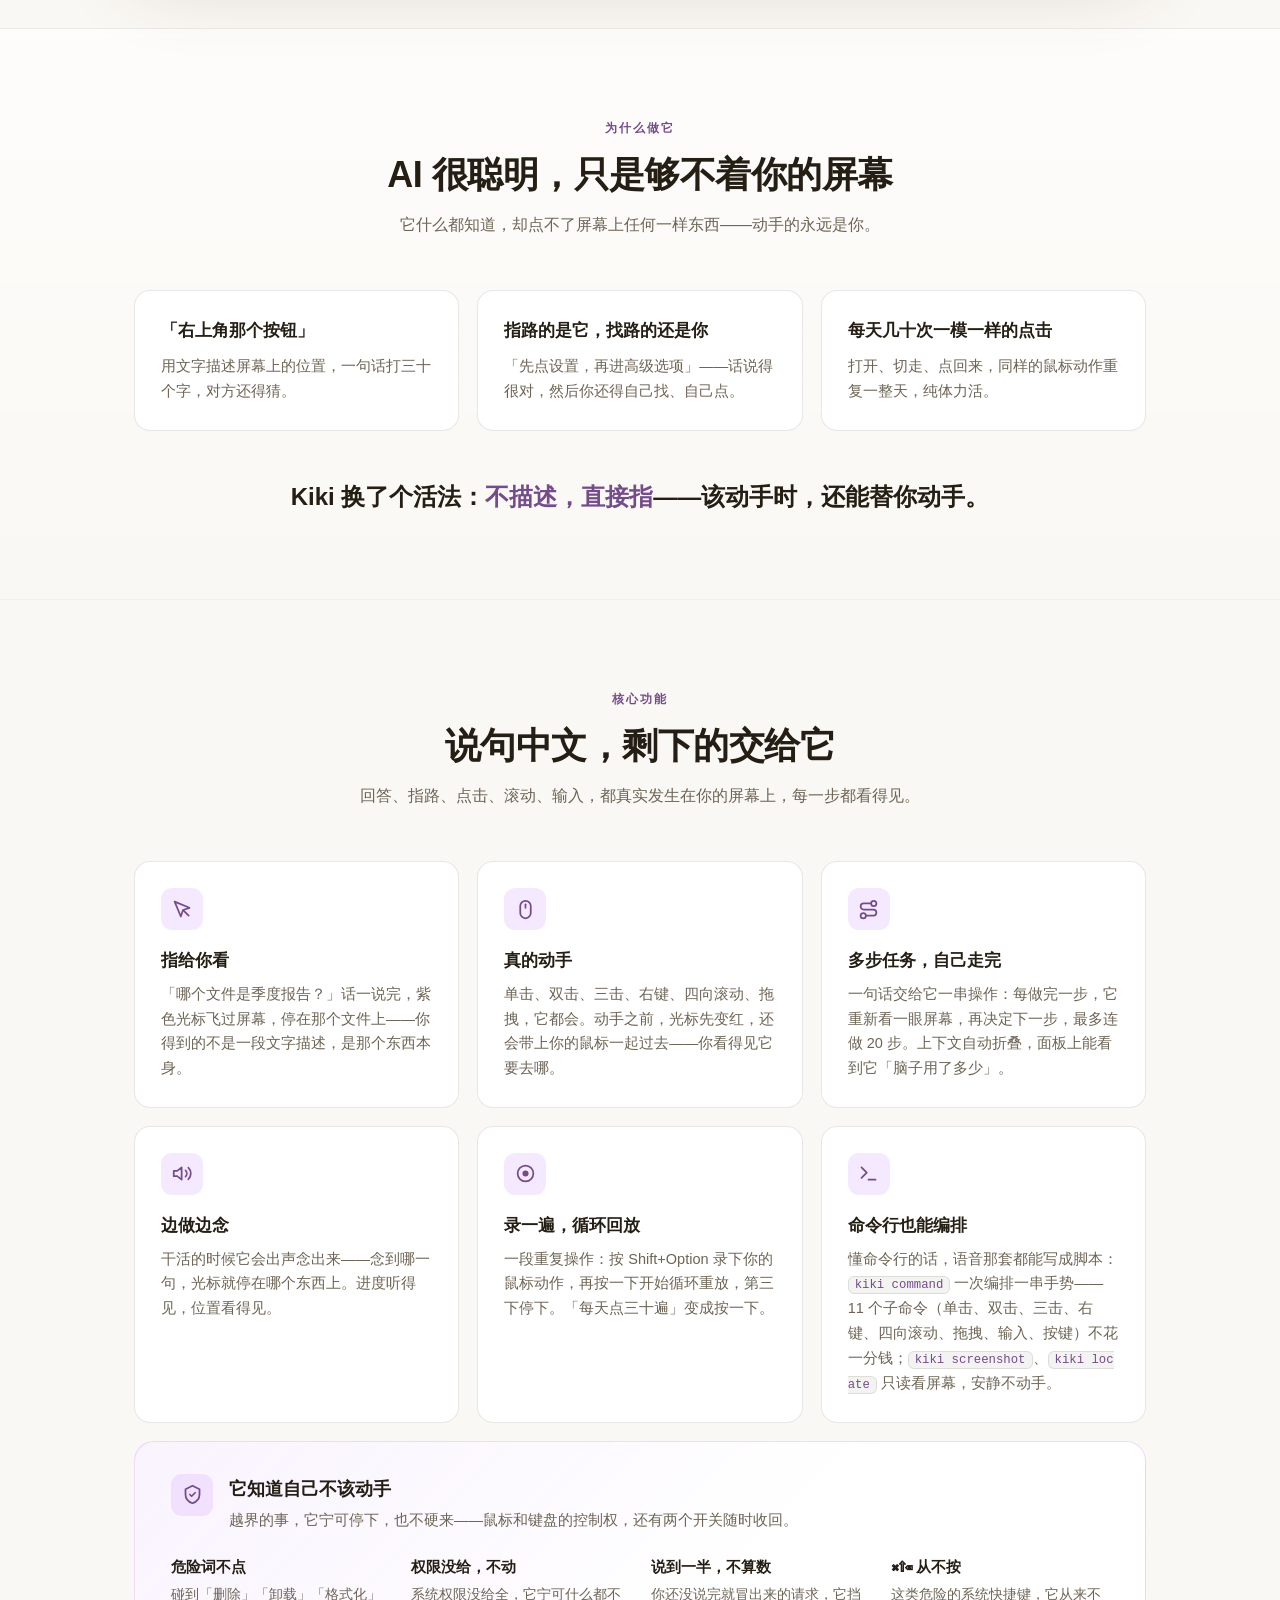
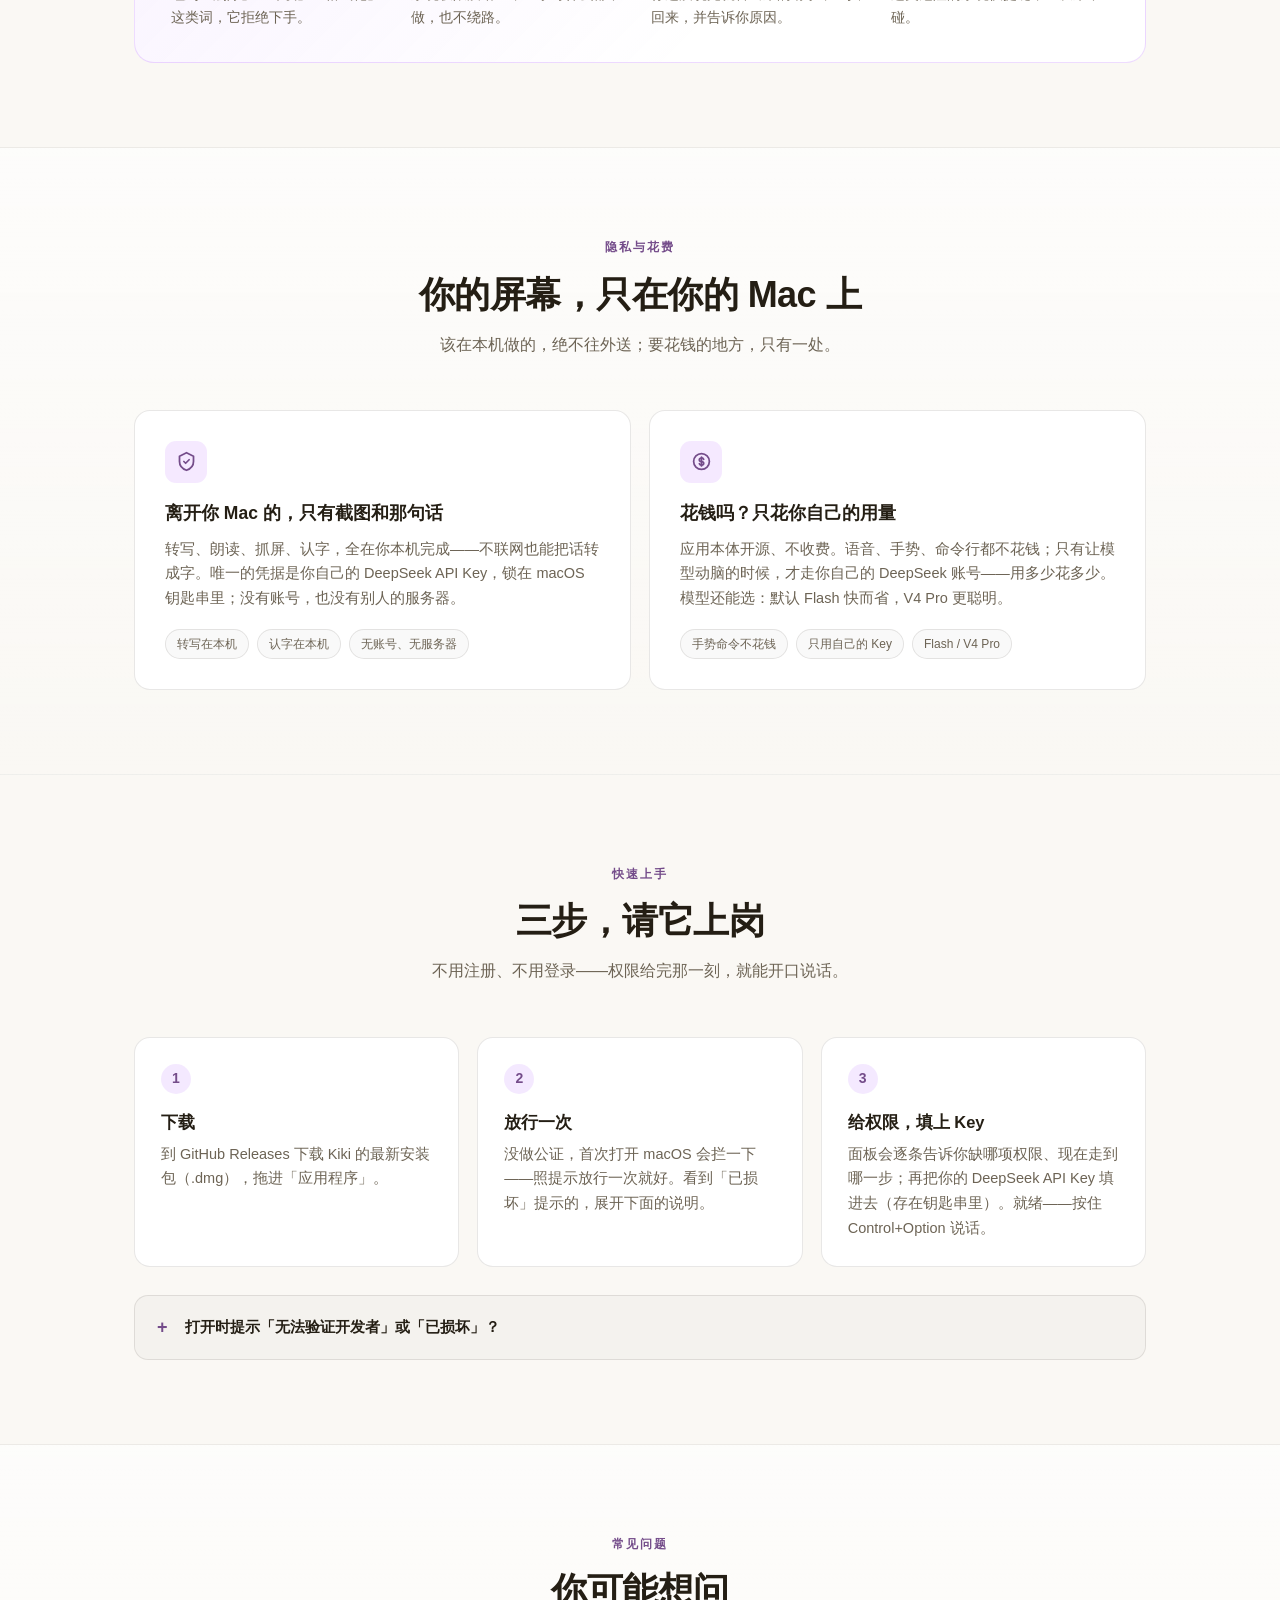
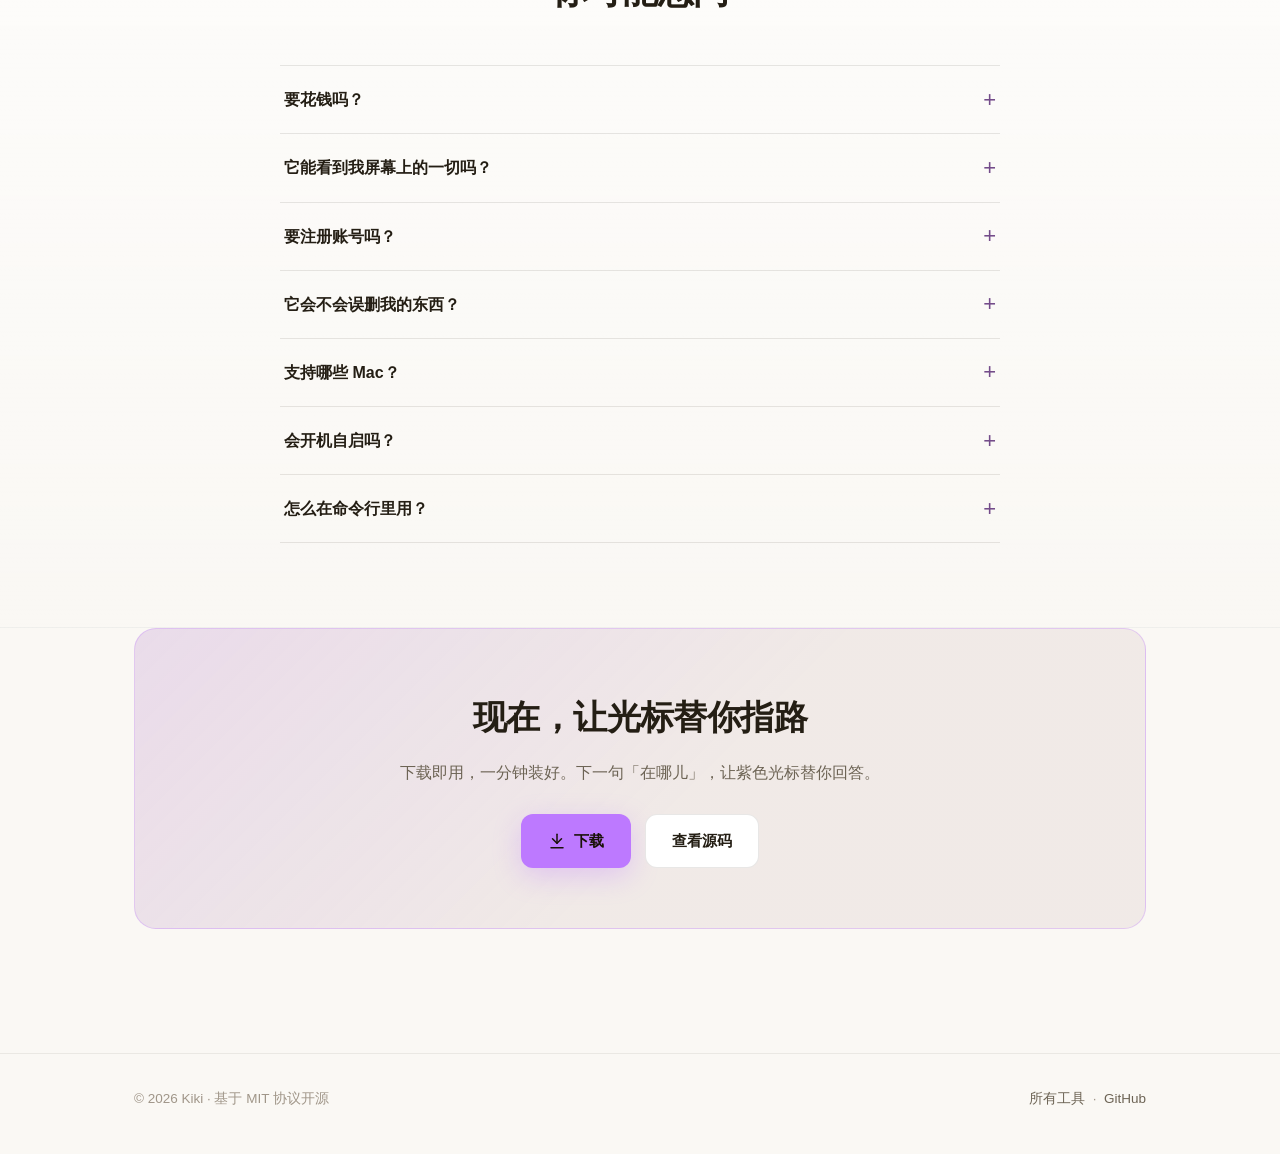
<file: public/tools/kiki/index.html>
<!DOCTYPE html>
<html lang="zh-CN">
<head>
  <meta charset="UTF-8">
  <meta name="viewport" content="width=device-width, initial-scale=1.0">
  <title data-i18n-zh="Kiki — 会指、会动手的 macOS 中文助手" data-i18n-en="Kiki — the macOS assistant that points, and acts">Kiki — 会指、会动手的 macOS 中文助手</title>
  <meta name="description" data-i18n-zh="Kiki 住在 macOS 菜单栏：按住 Control+Option 说一句中文，它用中文回答，紫色光标飞到屏幕上那个东西上——该点的时候，它真的会点。开源，转写和识别都在本机完成。" data-i18n-en="Kiki lives in your macOS menu bar: hold Control+Option, speak in Chinese, and a purple cursor flies to the very thing you meant — and really clicks when it's time. Open source, transcription and recognition all on-device.">
  <link rel="icon" type="image/png" href="../../assets/img/kiki.png">
  <link rel="stylesheet" href="../../assets/css/style.css">
  <style>
    /* ===== Kiki 页专属：Finder 演示 mock + 页面小部件 ===== */

    /* -- Hero 演示：深色访达窗口（贴一张真实应用感的截图） -- */
    .kk-win {
      border-radius: 14px;
      background: linear-gradient(180deg, #1a1c21, #131417);
      border: 1px solid rgba(255, 255, 255, 0.09);
      box-shadow: var(--shadow);
      overflow: hidden;
      font-size: 13px;
    }
    .kk-titlebar {
      display: flex;
      align-items: center;
      gap: 12px;
      padding: 11px 14px;
      border-bottom: 1px solid rgba(255, 255, 255, 0.07);
      background: rgba(255, 255, 255, 0.025);
    }
    .kk-lights { display: flex; gap: 7px; flex: none; }
    .kk-lights i { width: 11px; height: 11px; border-radius: 50%; }
    .kk-lights i:nth-child(1) { background: #ff5f57; }
    .kk-lights i:nth-child(2) { background: #febc2e; }
    .kk-lights i:nth-child(3) { background: #28c840; }
    .kk-win-title { font-weight: 600; color: #ecedee; }
    .kk-count { margin-left: auto; color: #83888f; font-size: 12px; }
    .kk-path {
      display: flex;
      align-items: center;
      gap: 6px;
      padding: 8px 14px;
      color: #83888f;
      font-size: 12px;
      border-bottom: 1px solid rgba(255, 255, 255, 0.06);
    }
    .kk-path svg { width: 13px; height: 13px; flex: none; }
    .kk-path .here { color: #c9cdd2; font-weight: 600; }
    .kk-files { padding: 6px 8px 8px; }
    .kk-files li {
      display: flex;
      align-items: center;
      gap: 10px;
      padding: 9px 8px;
      border-radius: 8px;
      color: #d5d8dc;
    }
    .kk-files li svg { width: 16px; height: 16px; flex: none; color: #83888f; }
    .kk-meta { margin-left: auto; color: #787d84; font-size: 12px; }
    .kk-target {
      position: relative;
      z-index: 2;
      color: #fff;
      background: rgba(189, 121, 255, 0.13);
      box-shadow: inset 0 0 0 1px rgba(189, 121, 255, 0.5);
    }
    .kk-target svg { color: #bd79ff; }
    .kk-target .kk-meta { color: #cbaef2; }
    .kk-files .kk-cursor {
      position: absolute;
      left: 10px;
      top: 50%;
      width: 22px;
      height: 22px;
      transform: translateY(-42%);
      filter: drop-shadow(0 3px 7px rgba(0, 0, 0, 0.55));
    }
    .kk-tip {
      position: absolute;
      left: 30px;
      top: calc(100% + 8px);
      display: inline-flex;
      align-items: center;
      gap: 7px;
      white-space: nowrap;
      background: #251b33;
      border: 1px solid rgba(189, 121, 255, 0.55);
      color: #f2eefb;
      font-size: 12px;
      font-weight: 600;
      padding: 6px 11px;
      border-radius: 9px;
      box-shadow: 0 14px 34px rgba(0, 0, 0, 0.55);
    }
    .kk-tip::before {
      content: "";
      position: absolute;
      top: -5px;
      left: 14px;
      width: 8px;
      height: 8px;
      background: #251b33;
      border-left: 1px solid rgba(189, 121, 255, 0.55);
      border-top: 1px solid rgba(189, 121, 255, 0.55);
      transform: rotate(45deg);
    }
    .kk-tip i { width: 7px; height: 7px; border-radius: 50%; background: #bd79ff; flex: none; }
    .kk-status {
      display: flex;
      align-items: center;
      justify-content: center;
      padding: 8px;
      border-top: 1px solid rgba(255, 255, 255, 0.06);
      color: #787d84;
      font-size: 11.5px;
    }
    /* 说话胶囊：⌃⌥ + 声波 + 问题 */
    .kk-voice {
      display: flex;
      align-items: center;
      gap: 10px;
      width: fit-content;
      max-width: 100%;
      margin: 18px auto 0;
      padding: 9px 18px;
      border-radius: 999px;
      background: rgba(22, 22, 26, 0.94);
      border: 1px solid rgba(189, 121, 255, 0.4);
      box-shadow: 0 16px 40px rgba(70, 53, 25, 0.16), 0 0 0 5px rgba(189, 121, 255, 0.10);
      color: #ecedee;
      font-size: 13px;
    }
    .kk-key {
      display: inline-flex;
      align-items: center;
      justify-content: center;
      min-width: 22px;
      height: 22px;
      padding: 0 5px;
      border-radius: 6px;
      background: rgba(255, 255, 255, 0.07);
      border: 1px solid rgba(255, 255, 255, 0.14);
      border-bottom-width: 2px;
      color: #c9cdd2;
      font-size: 12px;
      font-weight: 700;
      flex: none;
    }
    .kk-wave { display: flex; align-items: center; gap: 3px; flex: none; }
    .kk-wave i {
      width: 3px;
      height: 6px;
      border-radius: 2px;
      background: #bd79ff;
      animation: kkWave 1.15s ease-in-out infinite;
    }
    .kk-wave i:nth-child(2) { animation-delay: 0.15s; }
    .kk-wave i:nth-child(3) { animation-delay: 0.3s; }
    .kk-wave i:nth-child(4) { animation-delay: 0.45s; }
    .kk-wave i:nth-child(5) { animation-delay: 0.6s; }
    @keyframes kkWave {
      0%, 100% { height: 6px; opacity: 0.7; }
      50%      { height: 15px; opacity: 1; }
    }

    /* -- 宣传片：深色片框（贴一张正在放的样子）+ 左侧播放键 -- */
    .kk-film {
      position: relative;
      border-radius: 18px;
      overflow: hidden;
      background: #0b0c12;
      border: 1px solid rgba(255, 255, 255, 0.09);
      box-shadow: 0 34px 80px rgba(70, 53, 25, 0.20),
                  0 0 0 8px color-mix(in srgb, var(--accent) 7%, transparent);
    }
    .kk-film-video {
      display: block;
      width: 100%;
      height: auto;
      background: #0b0c12;
      outline: none;
    }
    /* 播放遮罩：整块可点，左侧压深让键面看得清，右侧留给画面本身 */
    .kk-film-veil {
      position: absolute;
      inset: 0;
      display: flex;
      align-items: center;
      padding: 0 clamp(16px, 4vw, 40px);
      border: 0;
      cursor: pointer;
      touch-action: manipulation;
      text-align: left;
      color: #fff;
      font: inherit;
      background: linear-gradient(90deg,
                  rgba(8, 6, 14, 0.80),
                  rgba(8, 6, 14, 0.32) 46%,
                  rgba(8, 6, 14, 0.02) 74%);
      transition: opacity 0.3s ease, visibility 0.3s;
    }
    .kk-film.is-playing .kk-film-veil { opacity: 0; visibility: hidden; pointer-events: none; }
    .kk-film-pill {
      display: inline-flex;
      align-items: center;
      gap: 12px;
      padding: 9px 22px 9px 10px;
      border-radius: 999px;
      background: rgba(24, 18, 34, 0.86);
      border: 1px solid color-mix(in srgb, var(--accent) 55%, transparent);
      box-shadow: 0 18px 46px rgba(0, 0, 0, 0.55);
      -webkit-backdrop-filter: blur(8px);
      backdrop-filter: blur(8px);
      transition: transform 0.2s ease, box-shadow 0.2s ease;
    }
    .kk-film-veil:hover .kk-film-pill { transform: translateY(-1px); }
    .kk-film-pill b {
      display: flex;
      align-items: center;
      justify-content: center;
      width: 40px;
      height: 40px;
      border-radius: 50%;
      flex: none;
      background: var(--accent);
      color: #1c1027;
      box-shadow: 0 0 0 6px color-mix(in srgb, var(--accent) 16%, transparent);
      transition: box-shadow 0.2s ease;
    }
    .kk-film-veil:hover .kk-film-pill b { box-shadow: 0 0 0 10px color-mix(in srgb, var(--accent) 20%, transparent); }
    .kk-film-pill b svg { width: 17px; height: 17px; margin-left: 2px; }
    /* 点了之后、真正开播之前：图标转成加载圈，遮罩先别消失 */
    .kk-film.is-loading .kk-film-veil { cursor: progress; }
    .kk-film.is-loading .kk-film-pill b svg { display: none; }
    .kk-film.is-loading .kk-film-pill b::after {
      content: "";
      width: 17px;
      height: 17px;
      border-radius: 50%;
      border: 2.5px solid color-mix(in srgb, #1c1027 28%, transparent);
      border-top-color: #1c1027;
      animation: kkFilmSpin 0.75s linear infinite;
    }
    @keyframes kkFilmSpin { to { transform: rotate(360deg); } }
    .kk-film-pill-txt { display: flex; flex-direction: column; line-height: 1.3; }
    .kk-film-pill-txt > span { font-size: 14.5px; font-weight: 700; letter-spacing: 0.01em; }
    .kk-film-pill-txt small { color: #c3aede; font-size: 11.5px; font-weight: 600; letter-spacing: 0.02em; }

    /* -- 安全护栏横带 -- */
    .kk-guard {
      margin-top: 18px;
      padding: 32px 36px;
      border-radius: 20px;
      background:
        linear-gradient(135deg, color-mix(in srgb, var(--accent) 9%, transparent), transparent 62%),
        var(--card);
      border: 1px solid color-mix(in srgb, var(--accent) 26%, transparent);
    }
    .kk-guard-head { display: flex; gap: 16px; align-items: flex-start; margin-bottom: 22px; }
    .kk-guard-ico {
      width: 42px;
      height: 42px;
      border-radius: 11px;
      flex: none;
      background: var(--accent-soft);
      color: var(--accent-ink);
      display: flex;
      align-items: center;
      justify-content: center;
    }
    .kk-guard-ico svg { width: 21px; height: 21px; }
    .kk-guard h3 { font-size: 18px; font-weight: 800; margin-bottom: 4px; }
    .kk-guard-head p { color: var(--muted); font-size: 14.5px; }
    .kk-guard-grid {
      display: grid;
      grid-template-columns: repeat(auto-fit, minmax(190px, 1fr));
      gap: 18px 22px;
    }
    .kk-guard-grid h4 { font-size: 14.5px; font-weight: 700; margin-bottom: 5px; }
    .kk-guard-grid p { color: var(--muted); font-size: 13.5px; }

    /* -- 隐私 / 花费双卡 -- */
    .kk-split { display: grid; grid-template-columns: 1fr 1fr; gap: 18px; }
    .kk-card {
      display: flex;
      flex-direction: column;
      background: var(--card);
      border: 1px solid var(--border);
      border-radius: var(--radius);
      padding: 30px;
    }
    .kk-card h3 { font-size: 17.5px; font-weight: 800; margin-bottom: 8px; }
    .kk-card > p { color: var(--muted); font-size: 14.5px; margin-bottom: 18px; }
    .kk-card .tags { margin-top: auto; }

    /* -- 行内代码（功能卡 / FAQ 里的小命令） -- */
    .feature-card code, .faq-a code, .kk-card code {
      font-family: "SF Mono", ui-monospace, Menlo, Consolas, monospace;
      font-size: 0.85em;
      background: rgba(30, 24, 12, 0.05);
      border: 1px solid var(--border);
      border-radius: 6px;
      padding: 1px 6px;
      color: var(--accent-ink);
      word-break: break-all;
    }
    .note-body p code { display: inline; padding: 2px 7px; font-size: 12.5px; margin-top: 0; }

    @media (max-width: 920px) {
      .kk-split { grid-template-columns: 1fr; }
    }
    @media (max-width: 560px) {
      .kk-guard { padding: 26px 22px; }
      .kk-guard-head { gap: 12px; }
      .kk-voice { font-size: 12px; padding: 8px 14px; gap: 8px; }
      /* 手机上图小，播放键收成图标 + 一行字，别把画面挡没了 */
      .kk-film { border-radius: 14px; }
      .kk-film-veil { padding: 0 12px; }
      .kk-film-pill { gap: 9px; padding: 7px 16px 7px 7px; }
      .kk-film-pill b { width: 32px; height: 32px; }
      .kk-film-pill b svg { width: 14px; height: 14px; }
      .kk-film-pill-txt > span { font-size: 13px; }
      .kk-film-pill-txt small { font-size: 10.5px; }
    }
  </style>
</head>
<body style="--accent: #BD79FF;">

  <header class="site-header">
    <div class="container nav">
      <a class="back-link" href="../../">
        <svg width="15" height="15" viewBox="0 0 24 24" fill="none" stroke="currentColor" stroke-width="2.4" stroke-linecap="round" stroke-linejoin="round" aria-hidden="true"><polyline points="15 18 9 12 15 6"/></svg>
        <span data-i18n-zh="所有工具" data-i18n-en="All tools">所有工具</span>
      </a>
      <div class="nav-right">
        <a class="nav-link hide-sm" href="https://github.com/smarty-kiki/Kiki" target="_blank" rel="noopener">GitHub</a>
        <a class="btn btn-primary btn-sm" href="https://github.com/smarty-kiki/Kiki/releases" target="_blank" rel="noopener"
           data-i18n-zh="下载" data-i18n-en="Download">下载</a>
        <div class="lang-switch" role="group" aria-label="Language">
          <button type="button" data-lang="zh" aria-pressed="true">中文</button>
          <button type="button" data-lang="en" aria-pressed="false">EN</button>
        </div>
      </div>
    </div>
  </header>

  <main>

    <!-- ============ Hero ============ -->
    <section class="hero">
      <canvas id="hero-gl" aria-hidden="true"
              data-mode="cue" data-colors="#bd79ff,#ff878d,#8a97ff"></canvas>
      <div class="container hero-inner">

        <div class="hero-copy">
          <div class="hero-app">
            <img src="../../assets/img/kiki.png" alt="Kiki">
            <div>
              <div class="hero-app-name">Kiki</div>
              <div class="hero-app-cat" data-i18n-zh="macOS 菜单栏中文助手" data-i18n-en="Chinese-speaking macOS menu bar assistant">macOS 菜单栏中文助手</div>
            </div>
          </div>
          <h1 class="hero-title"
              data-i18n-zh="再清楚的描述，<br><em>也不如指一下</em>。"
              data-i18n-en="No description, however clear,<br><em>beats just pointing at it</em>.">再清楚的描述，<br><em>也不如指一下</em>。</h1>
          <p class="hero-sub"
             data-i18n-zh="按住 Control+Option 说一句中文，Kiki 用中文回答——紫色光标飞到屏幕上那个东西上，停在那儿。该点的时候，它真的会点。"
             data-i18n-en="Hold Control+Option and speak. Kiki answers in Chinese — and a purple cursor flies to the very thing on your screen, then stays there. When it's time to click, it really clicks.">按住 Control+Option 说一句中文，Kiki 用中文回答——紫色光标飞到屏幕上那个东西上，停在那儿。该点的时候，它真的会点。</p>
          <div class="hero-ctas">
            <a class="btn btn-primary" href="https://github.com/smarty-kiki/Kiki/releases" target="_blank" rel="noopener">
              <svg viewBox="0 0 24 24" fill="none" stroke="currentColor" stroke-width="2" stroke-linecap="round" stroke-linejoin="round" aria-hidden="true"><path d="M12 3v12"/><polyline points="6 9 12 15 18 9"/><path d="M4 21h16"/></svg>
              <span data-i18n-zh="下载" data-i18n-en="Download">下载</span>
            </a>
            <a class="btn btn-ghost" href="https://github.com/smarty-kiki/Kiki" target="_blank" rel="noopener"
               data-i18n-zh="查看源码" data-i18n-en="View source">查看源码</a>
          </div>
          <div class="facts">
            <span class="fact">macOS 14.2+</span>
            <span class="fact" data-i18n-zh="MIT 开源" data-i18n-en="MIT open source">MIT 开源</span>
            <span class="fact" data-i18n-zh="转写识别都在本机" data-i18n-en="On-device transcription">转写识别都在本机</span>
            <span class="fact" data-i18n-zh="不占 Dock、不弹窗口" data-i18n-en="No Dock icon, no windows">不占 Dock、不弹窗口</span>
          </div>
        </div>

        <!-- 指给你看：深色访达窗口 + 紫色光标停在目标上（纯装饰） -->
        <div class="mock" aria-hidden="true">
          <div class="kk-win">
            <div class="kk-titlebar">
              <span class="kk-lights"><i></i><i></i><i></i></span>
              <span class="kk-win-title" data-i18n-zh="访达 — 财务" data-i18n-en="Finder — Finance">访达 — 财务</span>
              <span class="kk-count" data-i18n-zh="6 个项目" data-i18n-en="6 items">6 个项目</span>
            </div>
            <div class="kk-path">
              <svg viewBox="0 0 24 24" fill="none" stroke="currentColor" stroke-width="2.4" stroke-linecap="round" stroke-linejoin="round"><polyline points="15 18 9 12 15 6"/></svg>
              <svg viewBox="0 0 24 24" fill="none" stroke="currentColor" stroke-width="2.4" stroke-linecap="round" stroke-linejoin="round"><polyline points="9 6 15 12 9 18"/></svg>
              <span data-i18n-zh="财务" data-i18n-en="Finance">财务</span>
              <span>›</span>
              <span>2026</span>
              <span>›</span>
              <span class="here" data-i18n-zh="三季度" data-i18n-en="Q3">三季度</span>
            </div>
            <ul class="kk-files">
              <li>
                <svg viewBox="0 0 24 24" fill="none" stroke="currentColor" stroke-width="1.8" stroke-linecap="round" stroke-linejoin="round"><path d="M3 7a2 2 0 0 1 2-2h4l2 2h8a2 2 0 0 1 2 2v8a2 2 0 0 1-2 2H5a2 2 0 0 1-2-2z"/></svg>
                <span data-i18n-zh="2026 一季度" data-i18n-en="2026 Q1">2026 一季度</span>
                <span class="kk-meta" data-i18n-zh="文件夹" data-i18n-en="Folder">文件夹</span>
              </li>
              <li>
                <svg viewBox="0 0 24 24" fill="none" stroke="currentColor" stroke-width="1.8" stroke-linecap="round" stroke-linejoin="round"><path d="M3 7a2 2 0 0 1 2-2h4l2 2h8a2 2 0 0 1 2 2v8a2 2 0 0 1-2 2H5a2 2 0 0 1-2-2z"/></svg>
                <span data-i18n-zh="2026 二季度" data-i18n-en="2026 Q2">2026 二季度</span>
                <span class="kk-meta" data-i18n-zh="文件夹" data-i18n-en="Folder">文件夹</span>
              </li>
              <li class="kk-target">
                <svg viewBox="0 0 24 24" fill="none" stroke="currentColor" stroke-width="1.8" stroke-linecap="round" stroke-linejoin="round"><path d="M14 2H6a2 2 0 0 0-2 2v16a2 2 0 0 0 2 2h12a2 2 0 0 0 2-2V8z"/><polyline points="14 2 14 8 20 8"/></svg>
                <span data-i18n-zh="Q3 季度报告.xlsx" data-i18n-en="Q3 report.xlsx">Q3 季度报告.xlsx</span>
                <span class="kk-meta" data-i18n-zh="刚刚" data-i18n-en="just now">刚刚</span>
                <svg class="kk-cursor" viewBox="0 0 24 24" fill="#BD79FF" stroke="#ffffff" stroke-width="1.1" stroke-linejoin="round"><path d="m3 3 7.07 16.97 2.51-7.39 7.39-2.51L3 3z"/></svg>
                <span class="kk-tip"><i></i><span data-i18n-zh="就是它 —— Q3 季度报告" data-i18n-en="That's the one — Q3 report">就是它 —— Q3 季度报告</span></span>
              </li>
              <li>
                <svg viewBox="0 0 24 24" fill="none" stroke="currentColor" stroke-width="1.8" stroke-linecap="round" stroke-linejoin="round"><path d="M14 2H6a2 2 0 0 0-2 2v16a2 2 0 0 0 2 2h12a2 2 0 0 0 2-2V8z"/><polyline points="14 2 14 8 20 8"/></svg>
                <span data-i18n-zh="预算摸底.xlsx" data-i18n-en="Budget draft.xlsx">预算摸底.xlsx</span>
                <span class="kk-meta" data-i18n-zh="昨天" data-i18n-en="yesterday">昨天</span>
              </li>
              <li>
                <svg viewBox="0 0 24 24" fill="none" stroke="currentColor" stroke-width="1.8" stroke-linecap="round" stroke-linejoin="round"><path d="M14 2H6a2 2 0 0 0-2 2v16a2 2 0 0 0 2 2h12a2 2 0 0 0 2-2V8z"/><polyline points="14 2 14 8 20 8"/></svg>
                <span data-i18n-zh="报销明细.xlsx" data-i18n-en="Expenses.xlsx">报销明细.xlsx</span>
                <span class="kk-meta" data-i18n-zh="上周" data-i18n-en="last week">上周</span>
              </li>
              <li>
                <svg viewBox="0 0 24 24" fill="none" stroke="currentColor" stroke-width="1.8" stroke-linecap="round" stroke-linejoin="round"><path d="M14 2H6a2 2 0 0 0-2 2v16a2 2 0 0 0 2 2h12a2 2 0 0 0 2-2V8z"/><polyline points="14 2 14 8 20 8"/></svg>
                <span data-i18n-zh="招待费清单.xlsx" data-i18n-en="Client dinners.xlsx">招待费清单.xlsx</span>
                <span class="kk-meta" data-i18n-zh="上周" data-i18n-en="last week">上周</span>
              </li>
            </ul>
            <div class="kk-status" data-i18n-zh="6 个项目，428 GB 可用" data-i18n-en="6 items, 428 GB available">6 个项目，428 GB 可用</div>
          </div>
          <div class="kk-voice">
            <span class="kk-key">⌃</span>
            <span class="kk-key">⌥</span>
            <span class="kk-wave"><i></i><i></i><i></i><i></i><i></i></span>
            <span data-i18n-zh="哪个文件是季度报告？" data-i18n-en="Which file is the quarterly report?">哪个文件是季度报告？</span>
          </div>
        </div>

      </div>
    </section>

    <!-- ============ 宣传片 ============ -->
    <section class="section">
      <div class="container">
        <div class="section-head">
          <span class="kicker" data-i18n-zh="宣传片" data-i18n-en="FILM">宣传片</span>
          <h2 class="section-title"
              data-i18n-zh="71 秒，看它怎么接住你" data-i18n-en="71 seconds — watch it catch you">71 秒，看它怎么接住你</h2>
          <p class="section-sub"
             data-i18n-zh="一支片子，讲清楚它长什么样、怎么开口、什么时候替你出手。"
             data-i18n-en="One short film: what it looks like, how you talk to it, and when it steps in for you.">一支片子，讲清楚它长什么样、怎么开口、什么时候替你出手。</p>
        </div>

        <figure class="kk-film">
          <video class="kk-film-video" controls preload="metadata" playsinline
                 poster="../../assets/video/kiki-mv-poster.jpg?v=20261017" width="1920" height="1080">
            <source src="../../assets/video/kiki-mv.mp4?v=20261017" type="video/mp4">
          </video>
          <button class="kk-film-veil" type="button">
            <span class="kk-film-pill">
              <b aria-hidden="true">
                <svg viewBox="0 0 24 24" fill="currentColor"><path d="M8 5.2v13.6L19 12z"/></svg>
              </b>
              <span class="kk-film-pill-txt">
                <span data-i18n-zh="看这支片子" data-i18n-en="Watch the film">看这支片子</span>
                <small data-i18n-zh="71 秒 · 有声音" data-i18n-en="71 seconds · with sound">71 秒 · 有声音</small>
              </span>
            </span>
          </button>
        </figure>
      </div>
    </section>

    <!-- ============ 痛点 ============ -->
    <section class="section section-alt">
      <div class="container">
        <div class="section-head">
          <span class="kicker" data-i18n-zh="为什么做它" data-i18n-en="WHY">为什么做它</span>
          <h2 class="section-title"
              data-i18n-zh="AI 很聪明，只是够不着你的屏幕" data-i18n-en="Your AI is smart — it just can't reach your screen">AI 很聪明，只是够不着你的屏幕</h2>
          <p class="section-sub"
             data-i18n-zh="它什么都知道，却点不了屏幕上任何一样东西——动手的永远是你。"
             data-i18n-en="It knows everything, yet can't click a single thing on screen. So the doing is always left to you.">它什么都知道，却点不了屏幕上任何一样东西——动手的永远是你。</p>
        </div>

        <div class="pain-grid">
          <div class="pain-card">
            <h3 data-i18n-zh="「右上角那个按钮」" data-i18n-en="&ldquo;That button, top right&rdquo;">「右上角那个按钮」</h3>
            <p data-i18n-zh="用文字描述屏幕上的位置，一句话打三十个字，对方还得猜。"
               data-i18n-en="Describing where things are, in words — thirty characters a sentence, and it still has to guess.">用文字描述屏幕上的位置，一句话打三十个字，对方还得猜。</p>
          </div>
          <div class="pain-card">
            <h3 data-i18n-zh="指路的是它，找路的还是你" data-i18n-en="It gives directions. You still do the walking.">指路的是它，找路的还是你</h3>
            <p data-i18n-zh="「先点设置，再进高级选项」——话说得很对，然后你还得自己找、自己点。"
               data-i18n-en="&ldquo;Open Settings, then Advanced.&rdquo; Perfect instructions — and you're still the one finding and clicking.">「先点设置，再进高级选项」——话说得很对，然后你还得自己找、自己点。</p>
          </div>
          <div class="pain-card">
            <h3 data-i18n-zh="每天几十次一模一样的点击" data-i18n-en="The same clicks, dozens of times a day">每天几十次一模一样的点击</h3>
            <p data-i18n-zh="打开、切走、点回来，同样的鼠标动作重复一整天，纯体力活。"
               data-i18n-en="Open, switch away, click back — identical mouse moves on repeat, all day long.">打开、切走、点回来，同样的鼠标动作重复一整天，纯体力活。</p>
          </div>
        </div>

        <p class="pain-transition"
           data-i18n-zh="Kiki 换了个活法：<em>不描述，直接指</em>——该动手时，还能替你动手。"
           data-i18n-en="Kiki does it differently: <em>no describing — it points</em>. And when it's time to act, it acts.">Kiki 换了个活法：<em>不描述，直接指</em>——该动手时，还能替你动手。</p>
      </div>
    </section>

    <!-- ============ 功能 ============ -->
    <section class="section">
      <div class="container">
        <div class="section-head">
          <span class="kicker" data-i18n-zh="核心功能" data-i18n-en="FEATURES">核心功能</span>
          <h2 class="section-title"
              data-i18n-zh="说句中文，剩下的交给它" data-i18n-en="Say it in Chinese — Kiki takes it from there">说句中文，剩下的交给它</h2>
          <p class="section-sub"
             data-i18n-zh="回答、指路、点击、滚动、输入，都真实发生在你的屏幕上，每一步都看得见。"
             data-i18n-en="Answers, pointing, clicking, scrolling, typing — all happening for real on your screen, every step in sight.">回答、指路、点击、滚动、输入，都真实发生在你的屏幕上，每一步都看得见。</p>
        </div>

        <div class="feature-grid">
          <div class="feature-card">
            <div class="feature-icon">
              <svg viewBox="0 0 24 24" fill="none" stroke="currentColor" stroke-width="2" stroke-linecap="round" stroke-linejoin="round" aria-hidden="true"><path d="m3 3 7.07 16.97 2.51-7.39 7.39-2.51L3 3z"/><path d="m13 13 6 6"/></svg>
            </div>
            <h3 data-i18n-zh="指给你看" data-i18n-en="It points">指给你看</h3>
            <p data-i18n-zh="「哪个文件是季度报告？」话一说完，紫色光标飞过屏幕，停在那个文件上——你得到的不是一段文字描述，是那个东西本身。"
               data-i18n-en="&ldquo;Which file is the quarterly report?&rdquo; The moment you finish, a purple cursor flies across the screen and lands on it — what you get isn't a description, it's the thing itself.">「哪个文件是季度报告？」话一说完，紫色光标飞过屏幕，停在那个文件上——你得到的不是一段文字描述，是那个东西本身。</p>
          </div>

          <div class="feature-card">
            <div class="feature-icon">
              <svg viewBox="0 0 24 24" fill="none" stroke="currentColor" stroke-width="2" stroke-linecap="round" stroke-linejoin="round" aria-hidden="true"><rect x="6" y="2" width="12" height="20" rx="6"/><path d="M12 6v4"/></svg>
            </div>
            <h3 data-i18n-zh="真的动手" data-i18n-en="And it acts">真的动手</h3>
            <p data-i18n-zh="单击、双击、三击、右键、四向滚动、拖拽，它都会。动手之前，光标先变红，还会带上你的鼠标一起过去——你看得见它要去哪。"
               data-i18n-en="Click, double-click, triple-click, right-click, scroll in four directions, drag — it does them all. Before it acts, the cursor turns red and carries your own mouse along, so you can see where it's headed.">单击、双击、三击、右键、四向滚动、拖拽，它都会。动手之前，光标先变红，还会带上你的鼠标一起过去——你看得见它要去哪。</p>
          </div>

          <div class="feature-card">
            <div class="feature-icon">
              <svg viewBox="0 0 24 24" fill="none" stroke="currentColor" stroke-width="2" stroke-linecap="round" stroke-linejoin="round" aria-hidden="true"><circle cx="6" cy="19" r="3"/><path d="M9 19h8.5a3.5 3.5 0 0 0 0-7h-11a3.5 3.5 0 0 1 0-7H15"/><circle cx="18" cy="5" r="3"/></svg>
            </div>
            <h3 data-i18n-zh="多步任务，自己走完" data-i18n-en="Multi-step, all the way">多步任务，自己走完</h3>
            <p data-i18n-zh="一句话交给它一串操作：每做完一步，它重新看一眼屏幕，再决定下一步，最多连做 20 步。上下文自动折叠，面板上能看到它「脑子用了多少」。"
               data-i18n-en="Hand it a chain of actions in one sentence: after each step it looks at the screen again before deciding the next, up to 20 steps deep. The context folds itself, and the panel shows how much of its &lsquo;brain&rsquo; is in use.">一句话交给它一串操作：每做完一步，它重新看一眼屏幕，再决定下一步，最多连做 20 步。上下文自动折叠，面板上能看到它「脑子用了多少」。</p>
          </div>

          <div class="feature-card">
            <div class="feature-icon">
              <svg viewBox="0 0 24 24" fill="none" stroke="currentColor" stroke-width="2" stroke-linecap="round" stroke-linejoin="round" aria-hidden="true"><path d="M11 5 6 9H2v6h4l5 4z"/><path d="M15.5 8.5a5 5 0 0 1 0 7"/><path d="M18.6 5.4a9 9 0 0 1 0 13.2"/></svg>
            </div>
            <h3 data-i18n-zh="边做边念" data-i18n-en="It talks you through">边做边念</h3>
            <p data-i18n-zh="干活的时候它会出声念出来——念到哪一句，光标就停在哪个东西上。进度听得见，位置看得见。"
               data-i18n-en="While it works, it speaks — and the cursor rests on whatever the current sentence is about. Hear the progress, see the position.">干活的时候它会出声念出来——念到哪一句，光标就停在哪个东西上。进度听得见，位置看得见。</p>
          </div>

          <div class="feature-card">
            <div class="feature-icon">
              <svg viewBox="0 0 24 24" fill="none" stroke="currentColor" stroke-width="2" stroke-linecap="round" stroke-linejoin="round" aria-hidden="true"><circle cx="12" cy="12" r="9"/><circle cx="12" cy="12" r="3.5" fill="currentColor" stroke="none"/></svg>
            </div>
            <h3 data-i18n-zh="录一遍，循环回放" data-i18n-en="Record once, replay on loop">录一遍，循环回放</h3>
            <p data-i18n-zh="一段重复操作：按 Shift+Option 录下你的鼠标动作，再按一下开始循环重放，第三下停下。「每天点三十遍」变成按一下。"
               data-i18n-en="For repetitive work: press Shift+Option to record your mouse moves, press again to loop the replay, a third time to stop. &lsquo;Thirty clicks a day&rsquo; becomes one keystroke.">一段重复操作：按 Shift+Option 录下你的鼠标动作，再按一下开始循环重放，第三下停下。「每天点三十遍」变成按一下。</p>
          </div>

          <div class="feature-card">
            <div class="feature-icon">
              <svg viewBox="0 0 24 24" fill="none" stroke="currentColor" stroke-width="2" stroke-linecap="round" stroke-linejoin="round" aria-hidden="true"><polyline points="4 17 10 11 4 5"/><line x1="12" y1="19" x2="20" y2="19"/></svg>
            </div>
            <h3 data-i18n-zh="命令行也能编排" data-i18n-en="Scriptable from the CLI">命令行也能编排</h3>
            <p data-i18n-zh="懂命令行的话，语音那套都能写成脚本：<code>kiki command</code> 一次编排一串手势——11 个子命令（单击、双击、三击、右键、四向滚动、拖拽、输入、按键）不花一分钱；<code>kiki screenshot</code>、<code>kiki locate</code> 只读看屏幕，安静不动手。"
               data-i18n-en="If you live in a terminal, the whole thing scripts: <code>kiki command</code> chains gestures — 11 subcommands (click, double-click, triple-click, right-click, four-way scroll, drag, type, key) cost nothing at all; <code>kiki screenshot</code> and <code>kiki locate</code> look at the screen read-only, without touching anything.">懂命令行的话，语音那套都能写成脚本：<code>kiki command</code> 一次编排一串手势——11 个子命令（单击、双击、三击、右键、四向滚动、拖拽、输入、按键）不花一分钱；<code>kiki screenshot</code>、<code>kiki locate</code> 只读看屏幕，安静不动手。</p>
          </div>
        </div>

        <!-- 安全护栏 -->
        <div class="kk-guard">
          <div class="kk-guard-head">
            <span class="kk-guard-ico">
              <svg viewBox="0 0 24 24" fill="none" stroke="currentColor" stroke-width="2" stroke-linecap="round" stroke-linejoin="round" aria-hidden="true"><path d="M12 2l8 4v6c0 5-3.5 8.5-8 10-4.5-1.5-8-5-8-10V6z"/><polyline points="9 12 11 14 15 10"/></svg>
            </span>
            <div>
              <h3 data-i18n-zh="它知道自己不该动手" data-i18n-en="It knows when not to act">它知道自己不该动手</h3>
              <p data-i18n-zh="越界的事，它宁可停下，也不硬来——鼠标和键盘的控制权，还有两个开关随时收回。"
                 data-i18n-en="It would rather stop than overstep — and two switches can take mouse and keyboard control back at any moment.">越界的事，它宁可停下，也不硬来——鼠标和键盘的控制权，还有两个开关随时收回。</p>
            </div>
          </div>
          <div class="kk-guard-grid">
            <div>
              <h4 data-i18n-zh="危险词不点" data-i18n-en="Dangerous words, no click">危险词不点</h4>
              <p data-i18n-zh="碰到「删除」「卸载」「格式化」这类词，它拒绝下手。"
                 data-i18n-en="Words like &lsquo;delete&rsquo;, &lsquo;uninstall&rsquo;, &lsquo;format&rsquo; — it refuses to act on them.">碰到「删除」「卸载」「格式化」这类词，它拒绝下手。</p>
            </div>
            <div>
              <h4 data-i18n-zh="权限没给，不动" data-i18n-en="No permission, no action">权限没给，不动</h4>
              <p data-i18n-zh="系统权限没给全，它宁可什么都不做，也不绕路。"
                 data-i18n-en="If a system permission is missing, it does nothing rather than working around it.">系统权限没给全，它宁可什么都不做，也不绕路。</p>
            </div>
            <div>
              <h4 data-i18n-zh="说到一半，不算数" data-i18n-en="Half-said doesn't count">说到一半，不算数</h4>
              <p data-i18n-zh="你还没说完就冒出来的请求，它挡回来，并告诉你原因。"
                 data-i18n-en="A request that slips in before you've finished gets turned down — with the reason why.">你还没说完就冒出来的请求，它挡回来，并告诉你原因。</p>
            </div>
            <div>
              <h4>⌘⇧⌫ <span data-i18n-zh="从不按" data-i18n-en="never pressed">从不按</span></h4>
              <p data-i18n-zh="这类危险的系统快捷键，它从来不碰。"
                 data-i18n-en="That dangerous system shortcut — it never touches it.">这类危险的系统快捷键，它从来不碰。</p>
            </div>
          </div>
        </div>
      </div>
    </section>

    <!-- ============ 隐私与花费 ============ -->
    <section class="section section-alt">
      <div class="container">
        <div class="section-head">
          <span class="kicker" data-i18n-zh="隐私与花费" data-i18n-en="PRIVACY &amp; COST">隐私与花费</span>
          <h2 class="section-title"
              data-i18n-zh="你的屏幕，只在你的 Mac 上" data-i18n-en="Your screen stays on your Mac">你的屏幕，只在你的 Mac 上</h2>
          <p class="section-sub"
             data-i18n-zh="该在本机做的，绝不往外送；要花钱的地方，只有一处。"
             data-i18n-en="Everything that can stay on-device does. And there's exactly one thing that costs money.">该在本机做的，绝不往外送；要花钱的地方，只有一处。</p>
        </div>

        <div class="kk-split">
          <div class="kk-card">
            <div class="feature-icon">
              <svg viewBox="0 0 24 24" fill="none" stroke="currentColor" stroke-width="2" stroke-linecap="round" stroke-linejoin="round" aria-hidden="true"><path d="M12 2l8 4v6c0 5-3.5 8.5-8 10-4.5-1.5-8-5-8-10V6z"/><polyline points="9 12 11 14 15 10"/></svg>
            </div>
            <h3 data-i18n-zh="离开你 Mac 的，只有截图和那句话" data-i18n-en="Only a screenshot and your sentence ever leave">离开你 Mac 的，只有截图和那句话</h3>
            <p data-i18n-zh="转写、朗读、抓屏、认字，全在你本机完成——不联网也能把话转成字。唯一的凭据是你自己的 DeepSeek API Key，锁在 macOS 钥匙串里；没有账号，也没有别人的服务器。"
               data-i18n-en="Transcription, speech, screen capture, text recognition — all on-device, and transcription even works offline. The only credential is your own DeepSeek API key, locked in the macOS Keychain. No account, no one else's server.">转写、朗读、抓屏、认字，全在你本机完成——不联网也能把话转成字。唯一的凭据是你自己的 DeepSeek API Key，锁在 macOS 钥匙串里；没有账号，也没有别人的服务器。</p>
            <div class="tags">
              <span class="tag" data-i18n-zh="转写在本机" data-i18n-en="Transcription on-device">转写在本机</span>
              <span class="tag" data-i18n-zh="认字在本机" data-i18n-en="Recognition on-device">认字在本机</span>
              <span class="tag" data-i18n-zh="无账号、无服务器" data-i18n-en="No account, no server">无账号、无服务器</span>
            </div>
          </div>

          <div class="kk-card">
            <div class="feature-icon">
              <svg viewBox="0 0 24 24" fill="none" stroke="currentColor" stroke-width="2" stroke-linecap="round" stroke-linejoin="round" aria-hidden="true"><circle cx="12" cy="12" r="9"/><path d="M12 7v10"/><path d="M14.5 9.5A2.5 2.5 0 0 0 12 8c-1.4 0-2.5.8-2.5 2s1.1 2 2.5 2 2.5.8 2.5 2-1.1 2-2.5 2a2.5 2.5 0 0 1-2.5-1.5"/></svg>
            </div>
            <h3 data-i18n-zh="花钱吗？只花你自己的用量" data-i18n-en="Costs? Just your own API usage">花钱吗？只花你自己的用量</h3>
            <p data-i18n-zh="应用本体开源、不收费。语音、手势、命令行都不花钱；只有让模型动脑的时候，才走你自己的 DeepSeek 账号——用多少花多少。模型还能选：默认 Flash 快而省，V4 Pro 更聪明。"
               data-i18n-en="The app itself is open source and costs nothing. Voice, gestures, and the CLI cost nothing either; only when the model has to think does it use your own DeepSeek account — pay for what you use. And you pick the model: Flash (default) for fast and light, V4 Pro for more brains.">应用本体开源、不收费。语音、手势、命令行都不花钱；只有让模型动脑的时候，才走你自己的 DeepSeek 账号——用多少花多少。模型还能选：默认 Flash 快而省，V4 Pro 更聪明。</p>
            <div class="tags">
              <span class="tag" data-i18n-zh="手势命令不花钱" data-i18n-en="Gestures cost nothing">手势命令不花钱</span>
              <span class="tag" data-i18n-zh="只用自己的 Key" data-i18n-en="Your own key only">只用自己的 Key</span>
              <span class="tag">Flash / V4 Pro</span>
            </div>
          </div>
        </div>
      </div>
    </section>

    <!-- ============ 三步上手 ============ -->
    <section class="section">
      <div class="container">
        <div class="section-head">
          <span class="kicker" data-i18n-zh="快速上手" data-i18n-en="GET STARTED">快速上手</span>
          <h2 class="section-title"
              data-i18n-zh="三步，请它上岗" data-i18n-en="Three steps to put it to work">三步，请它上岗</h2>
          <p class="section-sub"
             data-i18n-zh="不用注册、不用登录——权限给完那一刻，就能开口说话。"
             data-i18n-en="No sign-up, no login — the moment permissions are in, just start talking.">不用注册、不用登录——权限给完那一刻，就能开口说话。</p>
        </div>

        <div class="steps">
          <div class="step">
            <div class="step-num">1</div>
            <h3 data-i18n-zh="下载" data-i18n-en="Download">下载</h3>
            <p data-i18n-zh="到 GitHub Releases 下载 Kiki 的最新安装包（.dmg），拖进「应用程序」。"
               data-i18n-en="Grab the latest Kiki installer (.dmg) from GitHub Releases and drag it into Applications.">到 GitHub Releases 下载 Kiki 的最新安装包（.dmg），拖进「应用程序」。</p>
          </div>
          <div class="step">
            <div class="step-num">2</div>
            <h3 data-i18n-zh="放行一次" data-i18n-en="Allow it once">放行一次</h3>
            <p data-i18n-zh="没做公证，首次打开 macOS 会拦一下——照提示放行一次就好。看到「已损坏」提示的，展开下面的说明。"
               data-i18n-en="Not notarized, so macOS blocks the first launch — allow it once and you're set. Seeing a &lsquo;damaged&rsquo; warning? Open the note below.">没做公证，首次打开 macOS 会拦一下——照提示放行一次就好。看到「已损坏」提示的，展开下面的说明。</p>
          </div>
          <div class="step">
            <div class="step-num">3</div>
            <h3 data-i18n-zh="给权限，填上 Key" data-i18n-en="Grant permissions, add your key">给权限，填上 Key</h3>
            <p data-i18n-zh="面板会逐条告诉你缺哪项权限、现在走到哪一步；再把你的 DeepSeek API Key 填进去（存在钥匙串里）。就绪——按住 Control+Option 说话。"
               data-i18n-en="The panel walks you through each permission and where you are; then paste in your DeepSeek API key (it goes to the Keychain). Done — hold Control+Option and talk.">面板会逐条告诉你缺哪项权限、现在走到哪一步；再把你的 DeepSeek API Key 填进去（存在钥匙串里）。就绪——按住 Control+Option 说话。</p>
          </div>
        </div>

        <details class="note">
          <summary data-i18n-zh="打开时提示「无法验证开发者」或「已损坏」？" data-i18n-en="macOS says &ldquo;cannot verify the developer&rdquo; — or worse, &ldquo;damaged&rdquo;?">打开时提示「无法验证开发者」或「已损坏」？</summary>
          <div class="note-body">
            <p data-i18n-zh="这个应用没有 Apple 开发者证书、没有做公证，所以首次打开会被 Gatekeeper 拦一下。放行一次即可："
               data-i18n-en="The app isn't notarized (no Apple Developer certificate), so Gatekeeper stops the first launch. You only need to allow it once:">这个应用没有 Apple 开发者证书、没有做公证，所以首次打开会被 Gatekeeper 拦一下。放行一次即可：</p>
            <ol>
              <li data-i18n-zh="先双击打开一次，macOS 会提示无法验证开发者；"
                  data-i18n-en="Try opening the app once — macOS will say it cannot verify the developer.">先双击打开一次，macOS 会提示无法验证开发者；</li>
              <li data-i18n-zh="打开「系统设置 → 隐私与安全性」，在底部找到被拦的提示，点「仍要打开」。"
                  data-i18n-en="Open System Settings → Privacy &amp; Security, find the blocked message, and click Open Anyway.">打开「系统设置 → 隐私与安全性」，在底部找到被拦的提示，点「仍要打开」。</li>
            </ol>
            <p data-i18n-zh="或者，在终端执行一次这条命令，之后就能正常打开："
               data-i18n-en="Or run this once in Terminal, then open normally:">或者，在终端执行一次这条命令，之后就能正常打开：</p>
            <code>xattr -dr com.apple.quarantine /Applications/Kiki.app</code>
            <p style="margin-top: 12px;"
               data-i18n-zh="还有一点：请始终从「应用程序」里双击启动（或者用 <code>open -a Kiki</code>）。直接运行程序文件的话，屏幕录制权限会算到终端头上，Kiki 反而拿不到。"
               data-i18n-en="One more thing: always launch from Applications by double-clicking (or with <code>open -a Kiki</code>). Run the binary directly, and the screen-recording permission lands on your terminal instead of Kiki.">还有一点：请始终从「应用程序」里双击启动（或者用 <code>open -a Kiki</code>）。直接运行程序文件的话，屏幕录制权限会算到终端头上，Kiki 反而拿不到。</p>
          </div>
        </details>
      </div>
    </section>

    <!-- ============ FAQ ============ -->
    <section class="section section-alt">
      <div class="container">
        <div class="section-head">
          <span class="kicker" data-i18n-zh="常见问题" data-i18n-en="FAQ">常见问题</span>
          <h2 class="section-title"
              data-i18n-zh="你可能想问" data-i18n-en="You might be wondering">你可能想问</h2>
        </div>

        <div class="faq">
          <details>
            <summary data-i18n-zh="要花钱吗？" data-i18n-en="Does it cost anything?">要花钱吗？</summary>
            <p class="faq-a"
               data-i18n-zh="Kiki 本体不收费，MIT 协议开源。语音、手势、命令行都不花钱；唯一的开销是你自己的 DeepSeek 用量——Flash 很省，V4 Pro 更聪明，也更费一点。"
               data-i18n-en="Kiki itself costs nothing and is MIT-licensed. Voice, gestures, and the CLI cost nothing. The only spend is your own DeepSeek usage — Flash is very light; V4 Pro is smarter and costs a little more.">Kiki 本体不收费，MIT 协议开源。语音、手势、命令行都不花钱；唯一的开销是你自己的 DeepSeek 用量——Flash 很省，V4 Pro 更聪明，也更费一点。</p>
          </details>
          <details>
            <summary data-i18n-zh="它能看到我屏幕上的一切吗？" data-i18n-en="Can it see everything on my screen?">它能看到我屏幕上的一切吗？</summary>
            <p class="faq-a"
               data-i18n-zh="它只在需要的时候抓取屏幕来认字、找位置；离开你 Mac 的，只有截图和你说出的那句话。转写、朗读、抓屏、认字全在本机完成，不联网也能把话转成字。"
               data-i18n-en="It captures the screen only when it needs to read and locate things — and only a screenshot and your spoken sentence ever leave your Mac. Transcription, speech, capture, and recognition all run on-device; transcription even works offline.">它只在需要的时候抓取屏幕来认字、找位置；离开你 Mac 的，只有截图和你说出的那句话。转写、朗读、抓屏、认字全在本机完成，不联网也能把话转成字。</p>
          </details>
          <details>
            <summary data-i18n-zh="要注册账号吗？" data-i18n-en="Do I need an account?">要注册账号吗？</summary>
            <p class="faq-a"
               data-i18n-zh="不用。没有账号、没有服务器、没有登录——唯一的凭据是你自己的 DeepSeek API Key，存在 macOS 钥匙串里。"
               data-i18n-en="No. No account, no server, no sign-in — the only credential is your own DeepSeek API key, kept in the macOS Keychain.">不用。没有账号、没有服务器、没有登录——唯一的凭据是你自己的 DeepSeek API Key，存在 macOS 钥匙串里。</p>
          </details>
          <details>
            <summary data-i18n-zh="它会不会误删我的东西？" data-i18n-en="Can it delete things by mistake?">它会不会误删我的东西？</summary>
            <p class="faq-a"
               data-i18n-zh="危险操作它不点：碰到「删除」「卸载」「格式化」这类词会拒绝下手；权限没给全就不动；没说完的请求会被挡回来并说明原因。⌘⇧⌫ 这类危险快捷键更是从来不按，鼠标和键盘的控制权还有两个开关随时收回。"
               data-i18n-en="Dangerous actions are off-limits: words like &lsquo;delete&rsquo;, &lsquo;uninstall&rsquo;, &lsquo;format&rsquo; make it refuse; missing permissions make it stop; unfinished requests get turned down with a reason. It never presses shortcuts like ⌘⇧⌫ — and two switches take mouse and keyboard control back instantly.">危险操作它不点：碰到「删除」「卸载」「格式化」这类词会拒绝下手；权限没给全就不动；没说完的请求会被挡回来并说明原因。⌘⇧⌫ 这类危险快捷键更是从来不按，鼠标和键盘的控制权还有两个开关随时收回。</p>
          </details>
          <details>
            <summary data-i18n-zh="支持哪些 Mac？" data-i18n-en="Which Macs are supported?">支持哪些 Mac？</summary>
            <p class="faq-a"
               data-i18n-zh="macOS 14.2 及以上。Apple 芯片和 Intel 芯片都是同一个安装包（通用二进制）。"
               data-i18n-en="macOS 14.2 or later. Apple silicon and Intel Macs share one universal installer.">macOS 14.2 及以上。Apple 芯片和 Intel 芯片都是同一个安装包（通用二进制）。</p>
          </details>
          <details>
            <summary data-i18n-zh="会开机自启吗？" data-i18n-en="Does it start at login?">会开机自启吗？</summary>
            <p class="faq-a"
               data-i18n-zh="不会。Kiki 刻意没做开机启动项——不用它的时候，它就不在。"
               data-i18n-en="No. Kiki deliberately ships without a login item — when you're not using it, it isn't there.">不会。Kiki 刻意没做开机启动项——不用它的时候，它就不在。</p>
          </details>
          <details>
            <summary data-i18n-zh="怎么在命令行里用？" data-i18n-en="How do I use it from the terminal?">怎么在命令行里用？</summary>
            <p class="faq-a"
               data-i18n-zh="在面板里点一下按钮，会建好 <code>/usr/local/bin/kiki</code> 的软链接。之后 <code>kiki command '…'</code> 就能编排手势，<code>kiki screenshot</code>、<code>kiki locate '确定'</code> 只读看屏幕。"
               data-i18n-en="One button in the panel creates a <code>/usr/local/bin/kiki</code> symlink. After that, <code>kiki command '…'</code> scripts gestures, while <code>kiki screenshot</code> and <code>kiki locate</code> watch the screen read-only.">在面板里点一下按钮，会建好 <code>/usr/local/bin/kiki</code> 的软链接。之后 <code>kiki command '…'</code> 就能编排手势，<code>kiki screenshot</code>、<code>kiki locate '确定'</code> 只读看屏幕。</p>
          </details>
        </div>
      </div>
    </section>

    <!-- ============ CTA ============ -->
    <section class="section" style="padding-top: 0;">
      <div class="container">
        <div class="cta-band">
          <h2 data-i18n-zh="现在，让光标替你指路" data-i18n-en="Let the cursor do the pointing">现在，让光标替你指路</h2>
          <p data-i18n-zh="下载即用，一分钟装好。下一句「在哪儿」，让紫色光标替你回答。"
             data-i18n-en="Download and go — a minute to set up. The next time you ask &lsquo;where?&rsquo;, let the purple cursor answer.">下载即用，一分钟装好。下一句「在哪儿」，让紫色光标替你回答。</p>
          <div class="hero-ctas">
            <a class="btn btn-primary" href="https://github.com/smarty-kiki/Kiki/releases" target="_blank" rel="noopener">
              <svg viewBox="0 0 24 24" fill="none" stroke="currentColor" stroke-width="2" stroke-linecap="round" stroke-linejoin="round" aria-hidden="true"><path d="M12 3v12"/><polyline points="6 9 12 15 18 9"/><path d="M4 21h16"/></svg>
              <span data-i18n-zh="下载" data-i18n-en="Download">下载</span>
            </a>
            <a class="btn btn-ghost" href="https://github.com/smarty-kiki/Kiki" target="_blank" rel="noopener"
               data-i18n-zh="查看源码" data-i18n-en="View source">查看源码</a>
          </div>
        </div>
      </div>
    </section>

  </main>

  <footer class="site-footer">
    <div class="container footer-inner">
      <span data-i18n-zh="© 2026 Kiki · 基于 MIT 协议开源" data-i18n-en="© 2026 Kiki · Open source under the MIT license">© 2026 Kiki · 基于 MIT 协议开源</span>
      <span>
        <a href="../../" data-i18n-zh="所有工具" data-i18n-en="All tools">所有工具</a>
        &nbsp;·&nbsp;
        <a href="https://github.com/smarty-kiki/Kiki" target="_blank" rel="noopener">GitHub</a>
      </span>
    </div>
  </footer>

  <script src="../../assets/js/i18n.js"></script>
  <script src="../../assets/js/hero-gl.js"></script>
  <script>
    /* 宣传片：点一下就开始取流；先转加载圈，等真正开播（playing）再收起遮罩，
       避免「点了好像没反应、再点一次才播」。播放被拦时遮罩留在原地，可以再点重试。 */
    (function () {
      var film = document.querySelector('.kk-film');
      if (!film) return;
      var video = film.querySelector('video');
      var veil = film.querySelector('.kk-film-veil');
      var kicked = false;

      veil.addEventListener('click', function () {
        film.classList.add('is-loading');
        if (video.ended) video.currentTime = 0;
        /* 个别浏览器（Safari）在视频还没开始取流时，首次 play() 只触发加载；
           在本次用户手势里显式 load() 一次，保证第一次点击就能播。 */
        if (!kicked && video.readyState === 0) {
          kicked = true;
          try { video.load(); } catch (e) {}
        }
        var p = video.play();
        if (p && p.catch) {
          p.catch(function () { film.classList.remove('is-loading'); });
        }
      });

      video.addEventListener('playing', function () {
        film.classList.remove('is-loading');
        film.classList.add('is-playing');
      });
      video.addEventListener('ended', function () {
        film.classList.remove('is-playing');
        film.classList.remove('is-loading');
      });
      video.addEventListener('error', function () {
        film.classList.remove('is-loading');
        film.classList.remove('is-playing');
      });
    })();
  </script>
</body>
</html>
</file>
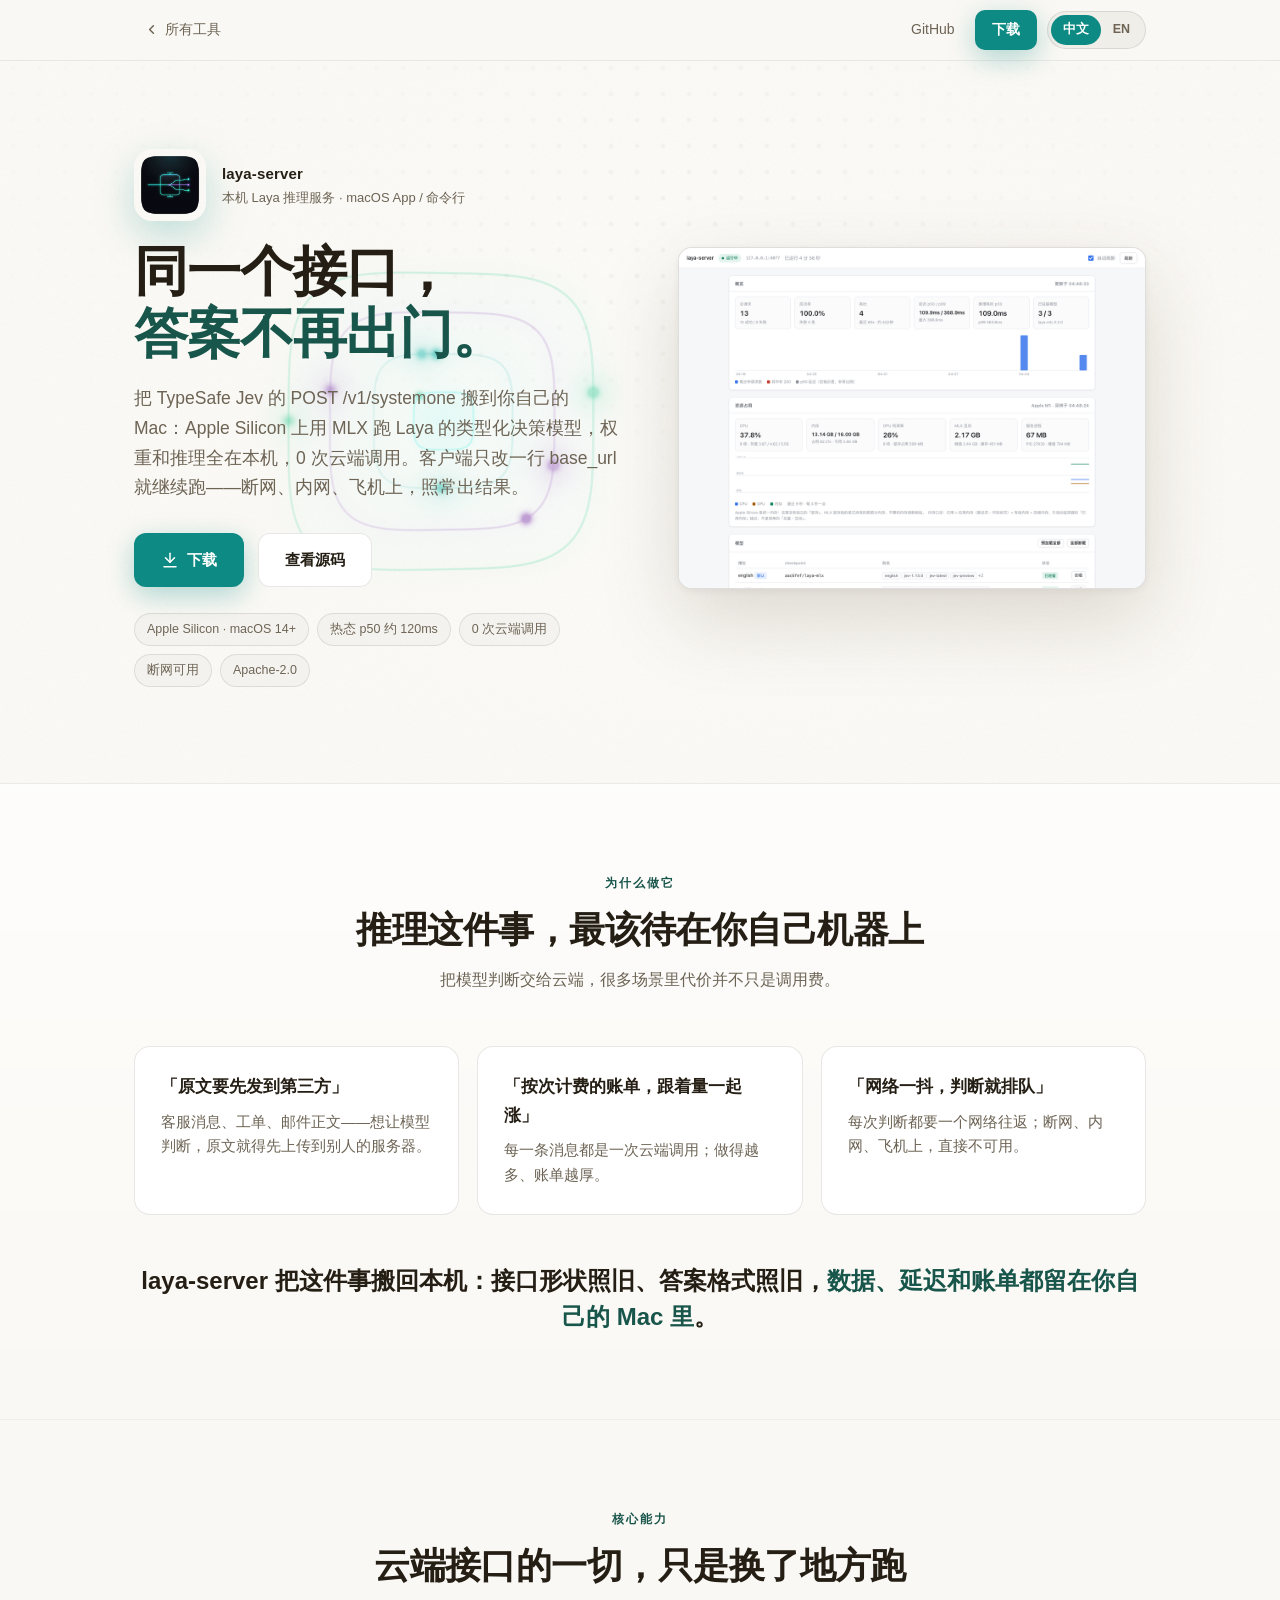
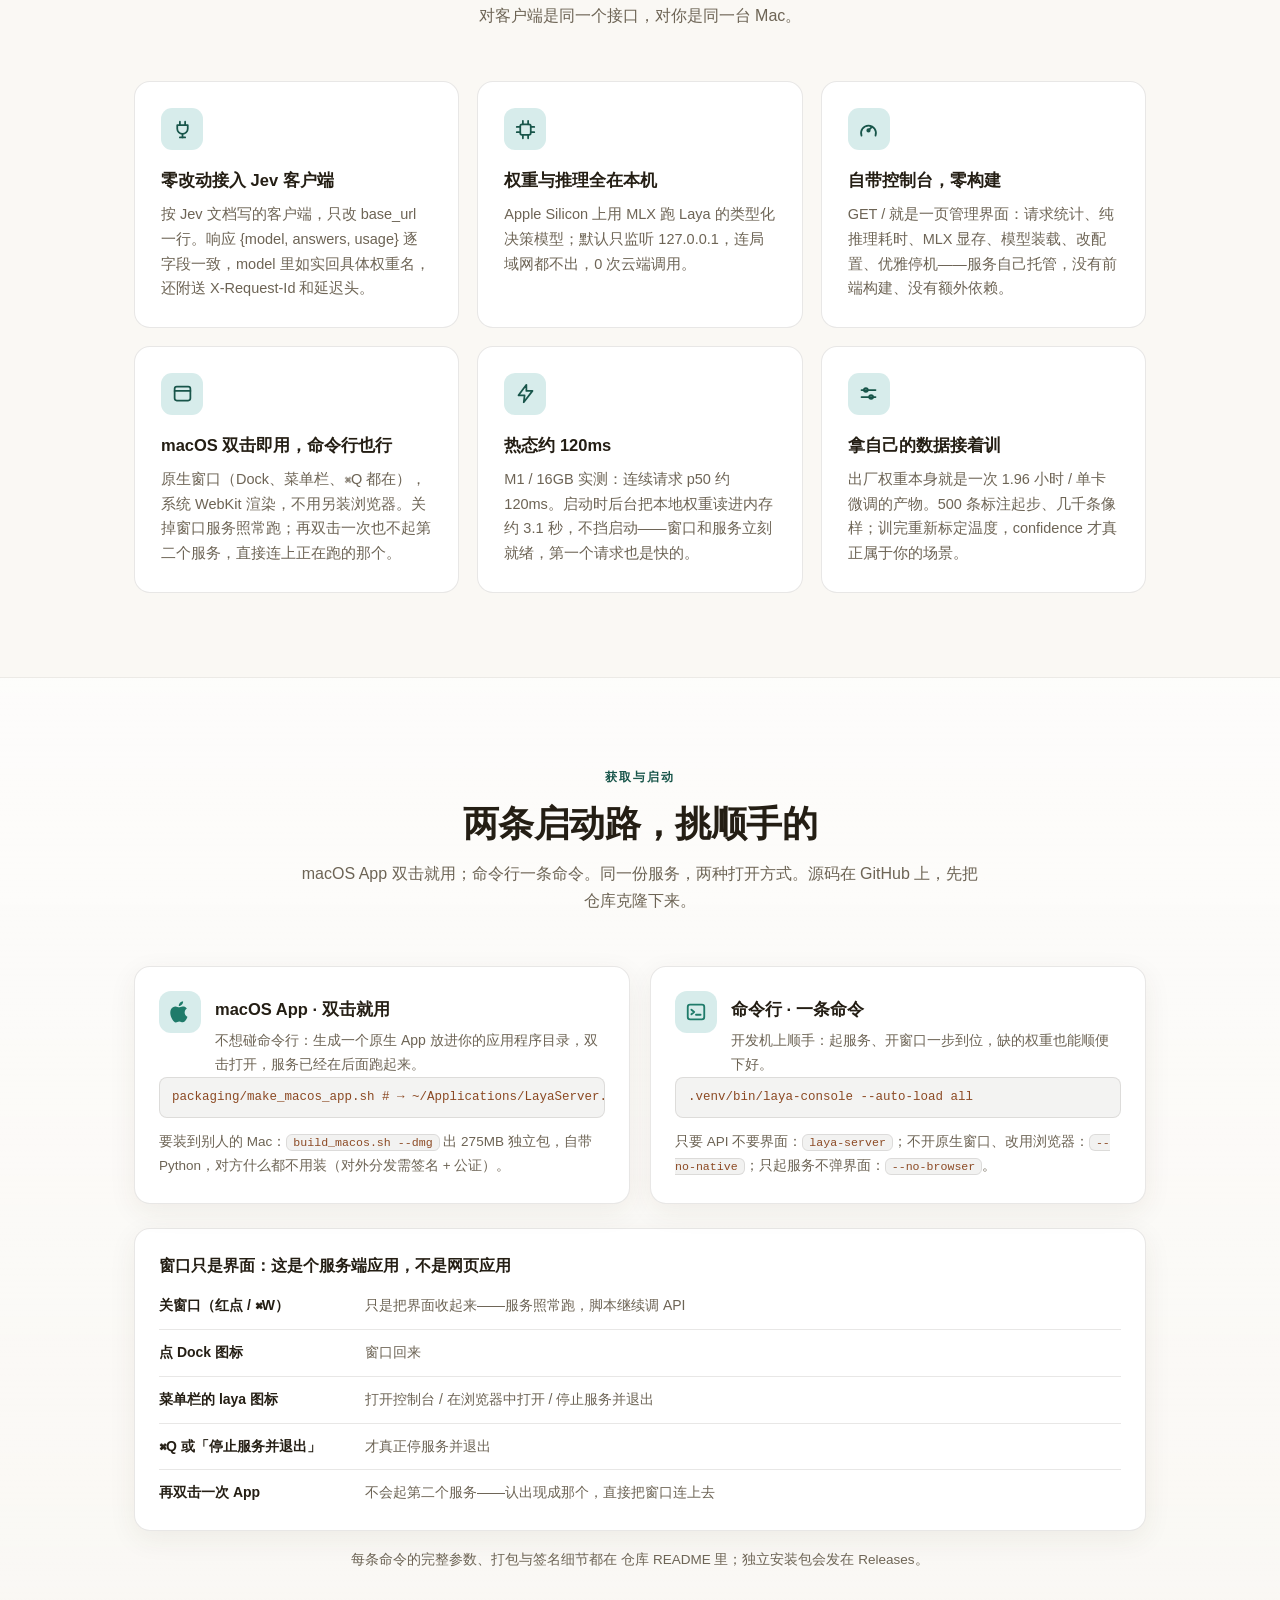
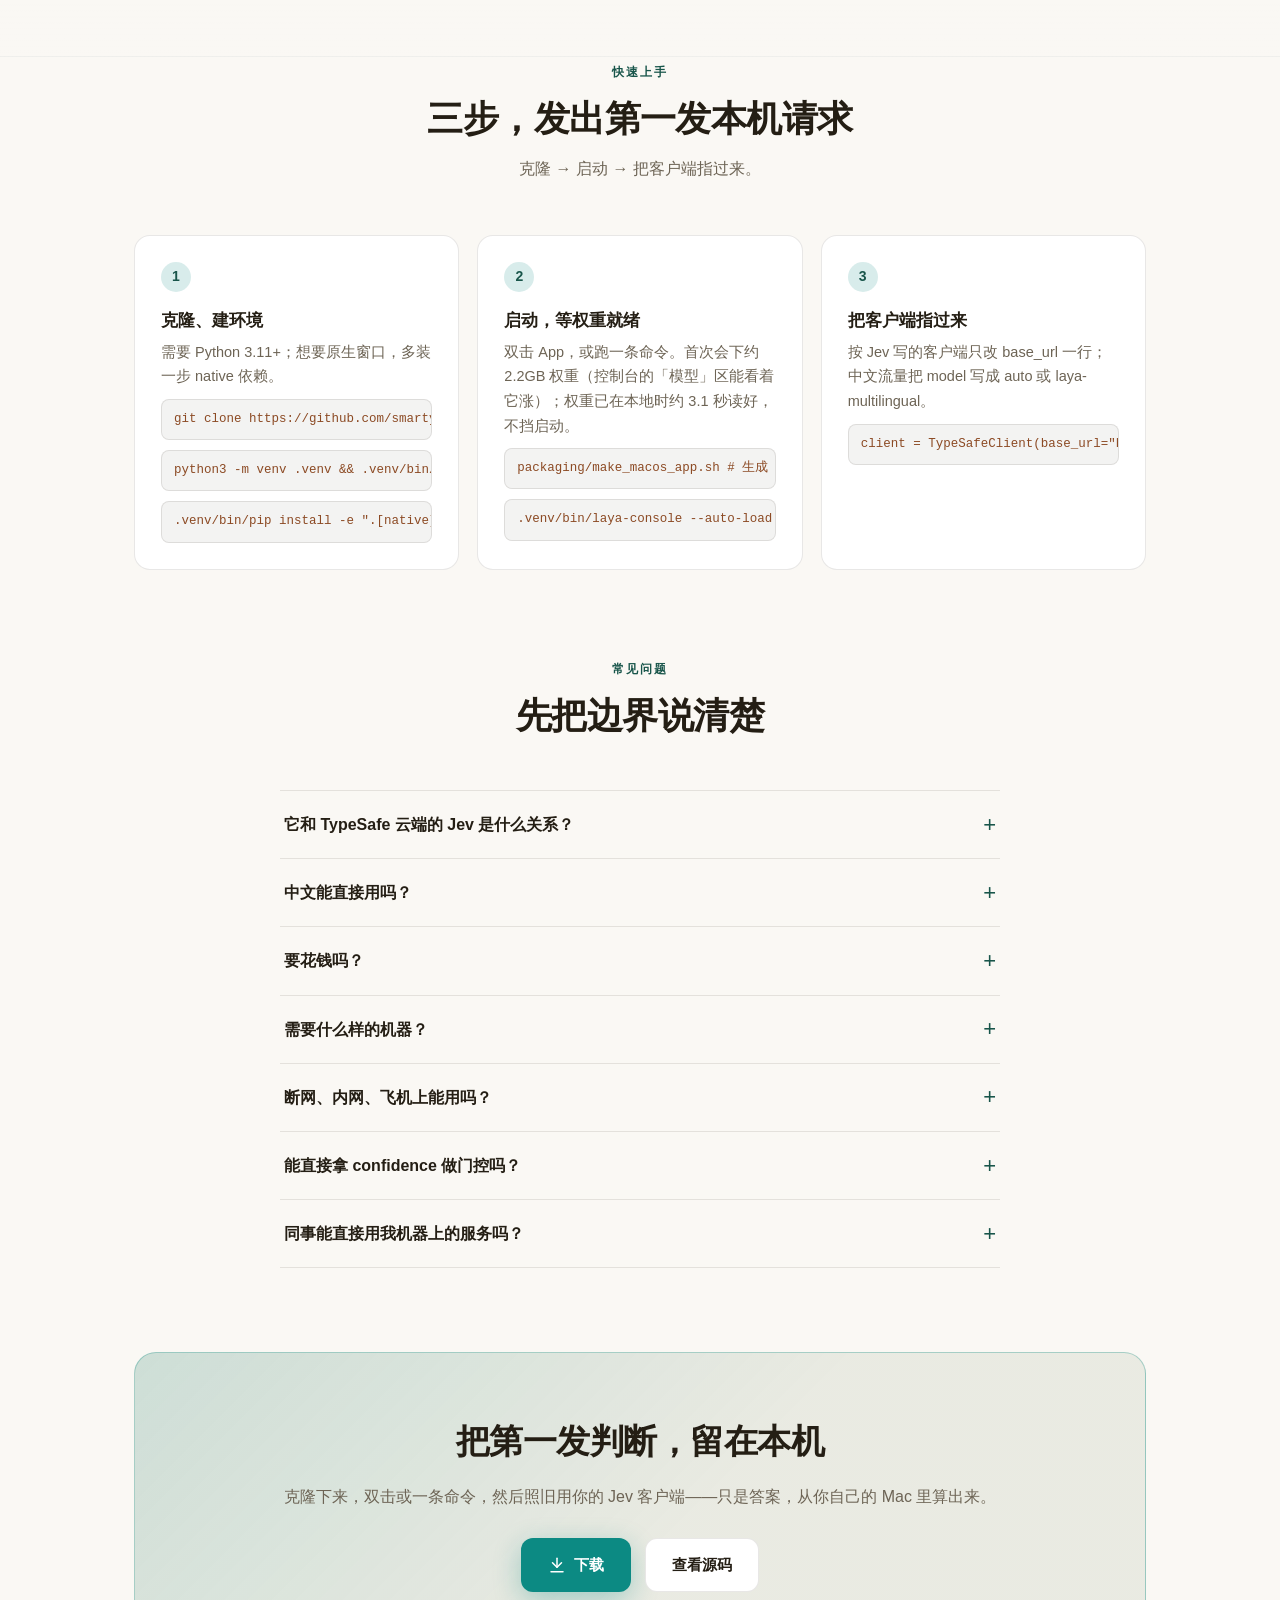
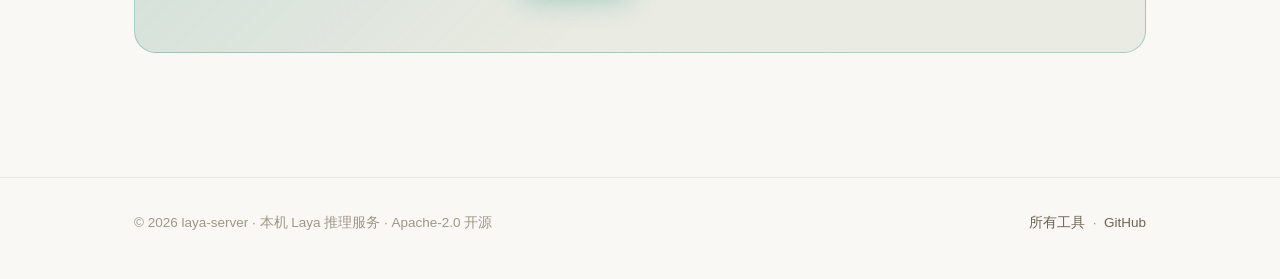
<file: public/tools/laya-server/index.html>
<!DOCTYPE html>
<html lang="zh-CN">
<head>
  <meta charset="utf-8">
  <meta name="viewport" content="width=device-width, initial-scale=1">
  <title data-i18n-zh="laya-server — 同一个 Jev 接口，答案不出门"
         data-i18n-en="laya-server — The same Jev API, answers never leave home">laya-server — 同一个 Jev 接口，答案不出门</title>
  <meta name="description"
        data-i18n-zh="把 TypeSafe Jev 的 POST /v1/systemone 搬到本机的推理服务：Apple Silicon 上用 MLX 跑 Laya 类型化决策模型，权重与推理全在本机、0 次云端调用；热态约 120ms、断网可用；macOS 双击 App 或命令行启动，自带控制台。Apache-2.0 开源。"
        data-i18n-en="A local inference service that speaks TypeSafe Jev's POST /v1/systemone: the Laya typed-decision model runs on Apple silicon via MLX, with weights and inference fully on-device and zero cloud calls. ~120ms warm latency, works offline, and starts as a macOS app or from the CLI — with its own console built in. Apache-2.0.">
  <link rel="icon" type="image/png" href="../../assets/img/laya-server.png">
  <link rel="stylesheet" href="../../assets/css/style.css">
  <style>
    /* 控制台截图：真实应用画面贴在浅色页面上，套一层圆角相框 */
    .ls-wrap { position: absolute; inset: 0; display: grid; place-items: center; }
    .ls-wrap figure { margin: 0; width: min(480px, 100%); }
    .ls-shot {
      border-radius: 14px;
      overflow: hidden;
      border: 1px solid rgba(30, 24, 12, 0.14);
      background: #fff;
      box-shadow: 0 30px 80px rgba(70, 53, 25, 0.17), 0 2px 10px rgba(70, 53, 25, 0.06);
    }
    .ls-shot img { display: block; width: 100%; height: auto; }

    /* 两条启动路 */
    .route-grid {
      display: grid;
      grid-template-columns: 1fr 1fr;
      gap: 20px;
      margin-top: 30px;
    }
    .route-card {
      background: var(--card);
      border: 1px solid var(--border);
      border-radius: var(--radius);
      padding: 24px;
      box-shadow: 0 8px 28px rgba(70, 53, 25, 0.07);
      display: flex;
      flex-direction: column;
    }
    .route-head { display: flex; gap: 14px; align-items: flex-start; }
    .route-ico {
      flex: 0 0 42px;
      width: 42px; height: 42px;
      border-radius: 12px;
      display: grid;
      place-items: center;
      background: var(--accent-soft);
      color: var(--accent-strong);
    }
    .route-ico svg { width: 22px; height: 22px; }
    .route-head h3 { margin: 4px 0 6px; font-size: 16.5px; }
    .route-head p { margin: 0; color: var(--muted); font-size: 14px; line-height: 1.7; }
    .route-note { margin: 12px 0 0; font-size: 13.5px; color: var(--muted); line-height: 1.8; }
    .route-card .cmd:first-of-type { margin-top: auto; }

    /* 终端里会敲到的行 */
    .cmd {
      display: block;
      font-family: "SF Mono", ui-monospace, Menlo, Consolas, monospace;
      font-size: 12.5px;
      color: #8c4a24;
      background: rgba(30, 24, 12, 0.05);
      border: 1px solid var(--border);
      border-radius: 8px;
      padding: 9px 12px;
      margin-top: 10px;
      overflow-x: auto;
      white-space: nowrap;
    }
    main code:not(.cmd) {
      font-family: "SF Mono", ui-monospace, Menlo, Consolas, monospace;
      font-size: 0.86em;
      color: #8c4a24;
      background: rgba(30, 24, 12, 0.055);
      border: 1px solid var(--border);
      border-radius: 6px;
      padding: 1px 6px;
    }

    /* 长命令行别把栅格顶宽：栅格/弹性子项默认 min-width:auto，
       nowrap 的 .cmd 会按 min-content 把整列撑开，页面跟着横向溢出 */
    .route-card, .steps .step { min-width: 0; }

    /* 窗口行为：一张朴素的操作对照表 */
    .ls-behave {
      margin-top: 24px;
      background: var(--card);
      border: 1px solid var(--border);
      border-radius: var(--radius);
      padding: 8px 24px 14px;
      box-shadow: 0 8px 28px rgba(70, 53, 25, 0.07);
    }
    .ls-behave h3 { margin: 16px 0 4px; font-size: 15.5px; }
    .ls-behave ul { list-style: none; margin: 0; padding: 0; }
    .ls-behave li {
      display: flex;
      gap: 16px;
      padding: 11px 0;
      font-size: 14px;
    }
    .ls-behave li + li { border-top: 1px solid var(--border); }
    .ls-behave .k { flex: 0 0 190px; font-weight: 600; }
    .ls-behave .v { color: var(--muted); line-height: 1.65; }

    .ls-note { margin: 18px 0 0; font-size: 13.5px; color: var(--muted); text-align: center; }

    @media (max-width: 920px) {
      .route-grid { grid-template-columns: 1fr; }
      .route-card .cmd:first-of-type { margin-top: 10px; }
    }
    @media (max-width: 560px) {
      .ls-behave { padding: 4px 18px 10px; }
      .ls-behave li { flex-direction: column; gap: 4px; }
      .ls-behave .k { flex: none; }
      /* 小屏上命令整行折开，不横滚 */
      .cmd { white-space: normal; word-break: break-all; }
    }
  </style>
</head>
<body style="--accent: #0c8a83; --btn-text: #fff;">

  <header class="site-header">
    <div class="container nav">
      <a class="back-link" href="../../">
        <svg width="15" height="15" viewBox="0 0 24 24" fill="none" stroke="currentColor" stroke-width="2.4" stroke-linecap="round" stroke-linejoin="round" aria-hidden="true"><polyline points="15 18 9 12 15 6"/></svg>
        <span data-i18n-zh="所有工具" data-i18n-en="All tools">所有工具</span>
      </a>
      <div class="nav-right">
        <a class="nav-link hide-sm" href="https://github.com/smarty-kiki/laya_server" target="_blank" rel="noopener">GitHub</a>
        <a class="btn btn-primary btn-sm" href="https://github.com/smarty-kiki/laya_server/releases" target="_blank" rel="noopener"
           data-i18n-zh="下载" data-i18n-en="Download">下载</a>
        <div class="lang-switch" role="group" aria-label="Language">
          <button type="button" data-lang="zh" aria-pressed="true">中文</button>
          <button type="button" data-lang="en" aria-pressed="false">EN</button>
        </div>
      </div>
    </div>
  </header>

  <main>

    <!-- ============ Hero ============ -->
    <section class="hero">
      <canvas id="hero-gl" aria-hidden="true"
              data-mode="local" data-colors="#2ee6d6,#c77df5,#3ee6a8"></canvas>
      <div class="container hero-inner">

        <div class="hero-copy">
          <div class="hero-app">
            <img src="../../assets/img/laya-server.png" alt="laya-server">
            <div>
              <div class="hero-app-name">laya-server</div>
              <div class="hero-app-cat" data-i18n-zh="本机 Laya 推理服务 · macOS App / 命令行" data-i18n-en="Local Laya inference service · macOS app / CLI">本机 Laya 推理服务 · macOS App / 命令行</div>
            </div>
          </div>
          <h1 class="hero-title"
              data-i18n-zh="同一个接口，<br><em>答案不再出门。</em>"
              data-i18n-en="The same endpoint.<br><em>The answers never leave home.</em>">同一个接口，<br><em>答案不再出门。</em></h1>
          <p class="hero-sub"
             data-i18n-zh="把 TypeSafe Jev 的 POST /v1/systemone 搬到你自己的 Mac：Apple Silicon 上用 MLX 跑 Laya 的类型化决策模型，权重和推理全在本机，0 次云端调用。客户端只改一行 base_url 就继续跑——断网、内网、飞机上，照常出结果。"
             data-i18n-en="TypeSafe Jev's POST /v1/systemone, moved onto your own Mac: the Laya typed-decision model running on Apple silicon via MLX — weights and inference fully on-device, zero cloud calls. Change one line, base_url, and your client keeps going. Offline, on an intranet, on a plane.">把 TypeSafe Jev 的 POST /v1/systemone 搬到你自己的 Mac：Apple Silicon 上用 MLX 跑 Laya 的类型化决策模型，权重和推理全在本机，0 次云端调用。客户端只改一行 base_url 就继续跑——断网、内网、飞机上，照常出结果。</p>
          <div class="hero-ctas">
            <a class="btn btn-primary" href="https://github.com/smarty-kiki/laya_server/releases" target="_blank" rel="noopener">
              <svg viewBox="0 0 24 24" fill="none" stroke="currentColor" stroke-width="2" stroke-linecap="round" stroke-linejoin="round" aria-hidden="true"><path d="M12 3v12"/><polyline points="6 9 12 15 18 9"/><path d="M4 21h16"/></svg>
              <span data-i18n-zh="下载" data-i18n-en="Download">下载</span>
            </a>
            <a class="btn btn-ghost" href="https://github.com/smarty-kiki/laya_server" target="_blank" rel="noopener"
               data-i18n-zh="查看源码" data-i18n-en="View source">查看源码</a>
          </div>
          <div class="facts">
            <span class="fact" data-i18n-zh="Apple Silicon · macOS 14+" data-i18n-en="Apple silicon · macOS 14+">Apple Silicon · macOS 14+</span>
            <span class="fact" data-i18n-zh="热态 p50 约 120ms" data-i18n-en="~120ms p50 when warm">热态 p50 约 120ms</span>
            <span class="fact" data-i18n-zh="0 次云端调用" data-i18n-en="Zero cloud calls">0 次云端调用</span>
            <span class="fact" data-i18n-zh="断网可用" data-i18n-en="Works offline">断网可用</span>
            <span class="fact">Apache-2.0</span>
          </div>
        </div>

        <!-- 产品 mock：真实控制台截图（自带 GET / 管理页） -->
        <div class="mock" aria-hidden="true">
          <div class="ls-wrap">
            <figure class="ls-shot">
              <img src="../../assets/img/laya-server-console.png" alt="">
            </figure>
          </div>
        </div>

      </div>
    </section>

    <!-- ============ 为什么搬到本机 ============ -->
    <section class="section section-alt">
      <div class="container">
        <div class="section-head">
          <span class="kicker" data-i18n-zh="为什么做它" data-i18n-en="WHY">为什么做它</span>
          <h2 class="section-title"
              data-i18n-zh="推理这件事，最该待在你自己机器上"
              data-i18n-en="Inference is exactly what belongs on your own machine">推理这件事，最该待在你自己机器上</h2>
          <p class="section-sub"
             data-i18n-zh="把模型判断交给云端，很多场景里代价并不只是调用费。"
             data-i18n-en="Handing judgment to the cloud costs more than the per-call fee — in more ways than one.">把模型判断交给云端，很多场景里代价并不只是调用费。</p>
        </div>

        <div class="pain-grid">
          <div class="pain-card">
            <h3 data-i18n-zh="「原文要先发到第三方」" data-i18n-en="&ldquo;The raw text has to leave first&rdquo;">「原文要先发到第三方」</h3>
            <p data-i18n-zh="客服消息、工单、邮件正文——想让模型判断，原文就得先上传到别人的服务器。"
               data-i18n-en="Support messages, tickets, email bodies — before a model can judge any of it, the raw text goes up to someone else's servers.">客服消息、工单、邮件正文——想让模型判断，原文就得先上传到别人的服务器。</p>
          </div>
          <div class="pain-card">
            <h3 data-i18n-zh="「按次计费的账单，跟着量一起涨」" data-i18n-en="&ldquo;Pay-per-call bills grow with every message&rdquo;">「按次计费的账单，跟着量一起涨」</h3>
            <p data-i18n-zh="每一条消息都是一次云端调用；做得越多、账单越厚。"
               data-i18n-en="Every message is a metered cloud call — the more you ship, the thicker the bill.">每一条消息都是一次云端调用；做得越多、账单越厚。</p>
          </div>
          <div class="pain-card">
            <h3 data-i18n-zh="「网络一抖，判断就排队」" data-i18n-en="&ldquo;A flaky network, and the judgment queues up&rdquo;">「网络一抖，判断就排队」</h3>
            <p data-i18n-zh="每次判断都要一个网络往返；断网、内网、飞机上，直接不可用。"
               data-i18n-en="Each call is a network round trip. Offline, on an intranet, on a plane — it simply isn't there.">每次判断都要一个网络往返；断网、内网、飞机上，直接不可用。</p>
          </div>
        </div>

        <p class="pain-transition"
           data-i18n-zh="laya-server 把这件事搬回本机：接口形状照旧、答案格式照旧，<em>数据、延迟和账单都留在你自己的 Mac 里</em>。"
           data-i18n-en="laya-server moves it onto your Mac: same API shape, same answer format — with <em>data, latency, and the bill all staying with you</em>.">laya-server 把这件事搬回本机：接口形状照旧、答案格式照旧，<em>数据、延迟和账单都留在你自己的 Mac 里</em>。</p>
      </div>
    </section>

    <!-- ============ 核心能力 ============ -->
    <section class="section">
      <div class="container">
        <div class="section-head">
          <span class="kicker" data-i18n-zh="核心能力" data-i18n-en="FEATURES">核心能力</span>
          <h2 class="section-title"
              data-i18n-zh="云端接口的一切，只是换了地方跑"
              data-i18n-en="Everything the cloud endpoint does — just somewhere else">云端接口的一切，只是换了地方跑</h2>
          <p class="section-sub"
             data-i18n-zh="对客户端是同一个接口，对你是同一台 Mac。"
             data-i18n-en="To your client it's the same API. To you it's the same Mac.">对客户端是同一个接口，对你是同一台 Mac。</p>
        </div>

        <div class="feature-grid">
          <div class="feature-card">
            <div class="feature-icon">
              <svg viewBox="0 0 24 24" fill="none" stroke="currentColor" stroke-width="2" stroke-linecap="round" stroke-linejoin="round" aria-hidden="true"><path d="M9 7V3"/><path d="M15 7V3"/><path d="M6 7h12v4a6 6 0 0 1-12 0z"/><path d="M12 17v4"/><path d="M9 21h6"/></svg>
            </div>
            <h3 data-i18n-zh="零改动接入 Jev 客户端" data-i18n-en="Drop-in for Jev clients">零改动接入 Jev 客户端</h3>
            <p data-i18n-zh="按 Jev 文档写的客户端，只改 base_url 一行。响应 {model, answers, usage} 逐字段一致，model 里如实回具体权重名，还附送 X-Request-Id 和延迟头。"
               data-i18n-en="Clients built for Jev change one line: base_url. The {model, answers, usage} response matches field for field — model returns the real checkpoint name — plus X-Request-Id and latency headers on top.">按 Jev 文档写的客户端，只改 base_url 一行。响应 {model, answers, usage} 逐字段一致，model 里如实回具体权重名，还附送 X-Request-Id 和延迟头。</p>
          </div>

          <div class="feature-card">
            <div class="feature-icon">
              <svg viewBox="0 0 24 24" fill="none" stroke="currentColor" stroke-width="2" stroke-linecap="round" stroke-linejoin="round" aria-hidden="true"><rect x="6" y="6" width="12" height="12" rx="2"/><path d="M9 2v4M15 2v4M9 18v4M15 18v4M2 9h4M2 15h4M18 9h4M18 15h4"/></svg>
            </div>
            <h3 data-i18n-zh="权重与推理全在本机" data-i18n-en="Weights and inference, fully on-device">权重与推理全在本机</h3>
            <p data-i18n-zh="Apple Silicon 上用 MLX 跑 Laya 的类型化决策模型；默认只监听 127.0.0.1，连局域网都不出，0 次云端调用。"
               data-i18n-en="The Laya typed-decision model runs on Apple silicon via MLX. It listens on 127.0.0.1 only — nothing reaches even the LAN, and zero calls reach the cloud.">Apple Silicon 上用 MLX 跑 Laya 的类型化决策模型；默认只监听 127.0.0.1，连局域网都不出，0 次云端调用。</p>
          </div>

          <div class="feature-card">
            <div class="feature-icon">
              <svg viewBox="0 0 24 24" fill="none" stroke="currentColor" stroke-width="2" stroke-linecap="round" stroke-linejoin="round" aria-hidden="true"><path d="M4 19a8.5 8.5 0 1 1 16 0"/><path d="M12 13l4.2-4.2"/><circle cx="12" cy="13" r="1.4"/></svg>
            </div>
            <h3 data-i18n-zh="自带控制台，零构建" data-i18n-en="A console that ships with it">自带控制台，零构建</h3>
            <p data-i18n-zh="GET / 就是一页管理界面：请求统计、纯推理耗时、MLX 显存、模型装载、改配置、优雅停机——服务自己托管，没有前端构建、没有额外依赖。"
               data-i18n-en="GET / is the whole admin panel: request stats, pure inference time, MLX memory, model loading, config edits, graceful shutdown — served by the service itself, no frontend build, no extra deps.">GET / 就是一页管理界面：请求统计、纯推理耗时、MLX 显存、模型装载、改配置、优雅停机——服务自己托管，没有前端构建、没有额外依赖。</p>
          </div>

          <div class="feature-card">
            <div class="feature-icon">
              <svg viewBox="0 0 24 24" fill="none" stroke="currentColor" stroke-width="2" stroke-linecap="round" stroke-linejoin="round" aria-hidden="true"><rect x="3" y="4" width="18" height="16" rx="2.5"/><path d="M3 9h18"/></svg>
            </div>
            <h3 data-i18n-zh="macOS 双击即用，命令行也行" data-i18n-en="Double-click on macOS — or use the CLI">macOS 双击即用，命令行也行</h3>
            <p data-i18n-zh="原生窗口（Dock、菜单栏、⌘Q 都在），系统 WebKit 渲染，不用另装浏览器。关掉窗口服务照常跑；再双击一次也不起第二个服务，直接连上正在跑的那个。"
               data-i18n-en="A real native window — Dock icon, menu bar, ⌘Q — rendered by the system's WebKit, no browser needed. Close the window and the service keeps running; double-click again and it reattaches instead of starting a second one.">原生窗口（Dock、菜单栏、⌘Q 都在），系统 WebKit 渲染，不用另装浏览器。关掉窗口服务照常跑；再双击一次也不起第二个服务，直接连上正在跑的那个。</p>
          </div>

          <div class="feature-card">
            <div class="feature-icon">
              <svg viewBox="0 0 24 24" fill="none" stroke="currentColor" stroke-width="2" stroke-linecap="round" stroke-linejoin="round" aria-hidden="true"><polygon points="13 2 4 14 11 14 10 22 20 9 13 9 13 2"/></svg>
            </div>
            <h3 data-i18n-zh="热态约 120ms" data-i18n-en="About 120ms once warm">热态约 120ms</h3>
            <p data-i18n-zh="M1 / 16GB 实测：连续请求 p50 约 120ms。启动时后台把本地权重读进内存约 3.1 秒，不挡启动——窗口和服务立刻就绪，第一个请求也是快的。"
               data-i18n-en="Measured on an M1 / 16GB: ~120ms p50 across consecutive requests. Startup reads local weights into memory in about 3.1s in the background, so the window and the service are usable immediately — and the first request is fast too.">M1 / 16GB 实测：连续请求 p50 约 120ms。启动时后台把本地权重读进内存约 3.1 秒，不挡启动——窗口和服务立刻就绪，第一个请求也是快的。</p>
          </div>

          <div class="feature-card">
            <div class="feature-icon">
              <svg viewBox="0 0 24 24" fill="none" stroke="currentColor" stroke-width="2" stroke-linecap="round" stroke-linejoin="round" aria-hidden="true"><line x1="4" y1="8" x2="20" y2="8"/><line x1="4" y1="16" x2="20" y2="16"/><circle cx="9" cy="8" r="2.2"/><circle cx="15" cy="16" r="2.2"/></svg>
            </div>
            <h3 data-i18n-zh="拿自己的数据接着训" data-i18n-en="Fine-tune it on your own data">拿自己的数据接着训</h3>
            <p data-i18n-zh="出厂权重本身就是一次 1.96 小时 / 单卡微调的产物。500 条标注起步、几千条像样；训完重新标定温度，confidence 才真正属于你的场景。"
               data-i18n-en="The shipped checkpoint is itself the product of a 1.96-hour single-GPU fine-tune. Start with 500 labels, aim for a few thousand — then recalibrate the temperature so confidence means something in your setting.">出厂权重本身就是一次 1.96 小时 / 单卡微调的产物。500 条标注起步、几千条像样；训完重新标定温度，confidence 才真正属于你的场景。</p>
          </div>
        </div>
      </div>
    </section>

    <!-- ============ 获取与启动 ============ -->
    <section class="section section-alt" id="start">
      <div class="container">
        <div class="section-head">
          <span class="kicker" data-i18n-zh="获取与启动" data-i18n-en="GET &amp; RUN">获取与启动</span>
          <h2 class="section-title"
              data-i18n-zh="两条启动路，挑顺手的" data-i18n-en="Two ways to start — pick your habit">两条启动路，挑顺手的</h2>
          <p class="section-sub"
             data-i18n-zh="macOS App 双击就用；命令行一条命令。同一份服务，两种打开方式。源码在 GitHub 上，先把仓库克隆下来。"
             data-i18n-en="Double-click the macOS app, or type one command. Same service, two doors — the source lives on GitHub, so start by cloning it.">macOS App 双击就用；命令行一条命令。同一份服务，两种打开方式。源码在 GitHub 上，先把仓库克隆下来。</p>
        </div>

        <div class="route-grid">
          <div class="route-card">
            <div class="route-head">
              <span class="route-ico">
                <svg viewBox="0 0 24 24" fill="currentColor" aria-hidden="true"><path d="M17.05 12.54c-.03-2.9 2.37-4.29 2.48-4.36-1.35-1.98-3.46-2.25-4.21-2.28-1.79-.18-3.5 1.05-4.4 1.05-.91 0-2.31-1.03-3.8-1-1.95.03-3.75 1.14-4.75 2.88-2.03 3.52-.52 8.72 1.46 11.58.97 1.4 2.12 2.97 3.63 2.91 1.46-.06 2.01-.94 3.77-.94s2.26.94 3.8.91c1.57-.03 2.57-1.42 3.53-2.83 1.11-1.62 1.56-3.19 1.58-3.27-.03-.02-3.04-1.17-3.07-4.64zM14.16 3.9c.8-.98 1.35-2.33 1.2-3.68-1.16.05-2.57.77-3.4 1.75-.75.86-1.4 2.24-1.22 3.56 1.29.1 2.61-.66 3.42-1.63z"/></svg>
              </span>
              <div>
                <h3 data-i18n-zh="macOS App · 双击就用" data-i18n-en="macOS app · just double-click">macOS App · 双击就用</h3>
                <p data-i18n-zh="不想碰命令行：生成一个原生 App 放进你的应用程序目录，双击打开，服务已经在后面跑起来。"
                   data-i18n-en="No terminal: build a native app into your Applications folder. Double-click, and the service comes up behind the window.">不想碰命令行：生成一个原生 App 放进你的应用程序目录，双击打开，服务已经在后面跑起来。</p>
              </div>
            </div>
            <span class="cmd">packaging/make_macos_app.sh   # → ~/Applications/LayaServer.app（秒级）</span>
            <p class="route-note"
               data-i18n-zh="要装到别人的 Mac：<code>build_macos.sh --dmg</code> 出 275MB 独立包，自带 Python，对方什么都不用装（对外分发需签名 + 公证）。"
               data-i18n-en="Shipping to someone else's Mac: <code>build_macos.sh --dmg</code> produces a 275MB standalone bundle with Python inside — nothing to install on their side (signing and notarization needed to hand it out).">要装到别人的 Mac：<code>build_macos.sh --dmg</code> 出 275MB 独立包，自带 Python，对方什么都不用装（对外分发需签名 + 公证）。</p>
          </div>

          <div class="route-card">
            <div class="route-head">
              <span class="route-ico">
                <svg viewBox="0 0 24 24" fill="none" stroke="currentColor" stroke-width="2" stroke-linecap="round" stroke-linejoin="round" aria-hidden="true"><rect x="3" y="4" width="18" height="16" rx="2.5"/><polyline points="7 9.5 10 12 7 14.5"/><line x1="12" y1="15" x2="17" y2="15"/></svg>
              </span>
              <div>
                <h3 data-i18n-zh="命令行 · 一条命令" data-i18n-en="CLI · one command">命令行 · 一条命令</h3>
                <p data-i18n-zh="开发机上顺手：起服务、开窗口一步到位，缺的权重也能顺便下好。"
                   data-i18n-en="For the terminal habit: service plus native window in one go, fetching any missing weights along the way.">开发机上顺手：起服务、开窗口一步到位，缺的权重也能顺便下好。</p>
              </div>
            </div>
            <span class="cmd">.venv/bin/laya-console --auto-load all</span>
            <p class="route-note"
               data-i18n-zh="只要 API 不要界面：<code>laya-server</code>；不开原生窗口、改用浏览器：<code>--no-native</code>；只起服务不弹界面：<code>--no-browser</code>。"
               data-i18n-en="API only: <code>laya-server</code>. Browser instead of the native window: <code>--no-native</code>. Service with no UI at all: <code>--no-browser</code>.">只要 API 不要界面：<code>laya-server</code>；不开原生窗口、改用浏览器：<code>--no-native</code>；只起服务不弹界面：<code>--no-browser</code>。</p>
          </div>
        </div>

        <div class="ls-behave">
          <h3 data-i18n-zh="窗口只是界面：这是个服务端应用，不是网页应用" data-i18n-en="The window is just the UI — this is a server app, not a web app">窗口只是界面：这是个服务端应用，不是网页应用</h3>
          <ul>
            <li>
              <span class="k" data-i18n-zh="关窗口（红点 / ⌘W）" data-i18n-en="Close the window (red dot / ⌘W)">关窗口（红点 / ⌘W）</span>
              <span class="v" data-i18n-zh="只是把界面收起来——服务照常跑，脚本继续调 API" data-i18n-en="Just tucks the UI away — the service keeps running and your scripts keep calling it">只是把界面收起来——服务照常跑，脚本继续调 API</span>
            </li>
            <li>
              <span class="k" data-i18n-zh="点 Dock 图标" data-i18n-en="Click the Dock icon">点 Dock 图标</span>
              <span class="v" data-i18n-zh="窗口回来" data-i18n-en="The window comes back">窗口回来</span>
            </li>
            <li>
              <span class="k" data-i18n-zh="菜单栏的 laya 图标" data-i18n-en="The laya menu-bar icon">菜单栏的 laya 图标</span>
              <span class="v" data-i18n-zh="打开控制台 / 在浏览器中打开 / 停止服务并退出" data-i18n-en="Open the console / open in browser / stop the service and quit">打开控制台 / 在浏览器中打开 / 停止服务并退出</span>
            </li>
            <li>
              <span class="k" data-i18n-zh="⌘Q 或「停止服务并退出」" data-i18n-en="⌘Q, or &ldquo;stop the service and quit&rdquo;">⌘Q 或「停止服务并退出」</span>
              <span class="v" data-i18n-zh="才真正停服务并退出" data-i18n-en="Actually stops the service and quits">才真正停服务并退出</span>
            </li>
            <li>
              <span class="k" data-i18n-zh="再双击一次 App" data-i18n-en="Double-click the app again">再双击一次 App</span>
              <span class="v" data-i18n-zh="不会起第二个服务——认出现成那个，直接把窗口连上去" data-i18n-en="Won't start a second service — it recognizes the running one and reattaches the window">不会起第二个服务——认出现成那个，直接把窗口连上去</span>
            </li>
          </ul>
        </div>

        <p class="ls-note"
           data-i18n-zh="每条命令的完整参数、打包与签名细节都在 <a href='https://github.com/smarty-kiki/laya_server' target='_blank' rel='noopener'>仓库 README</a> 里；独立安装包会发在 <a href='https://github.com/smarty-kiki/laya_server/releases' target='_blank' rel='noopener'>Releases</a>。"
           data-i18n-en="Full flags, packaging and signing live in the <a href='https://github.com/smarty-kiki/laya_server' target='_blank' rel='noopener'>repo's README</a>; standalone installers will land on <a href='https://github.com/smarty-kiki/laya_server/releases' target='_blank' rel='noopener'>Releases</a>.">每条命令的完整参数、打包与签名细节都在 <a href='https://github.com/smarty-kiki/laya_server' target='_blank' rel='noopener'>仓库 README</a> 里；独立安装包会发在 <a href='https://github.com/smarty-kiki/laya_server/releases' target='_blank' rel='noopener'>Releases</a>。</p>
      </div>
    </section>

    <!-- ============ 三步上手 ============ -->
    <section class="section" style="padding-top: 0;">
      <div class="container">
        <div class="section-head">
          <span class="kicker" data-i18n-zh="快速上手" data-i18n-en="QUICK START">快速上手</span>
          <h2 class="section-title"
              data-i18n-zh="三步，发出第一发本机请求" data-i18n-en="Three steps to your first local answer">三步，发出第一发本机请求</h2>
          <p class="section-sub"
             data-i18n-zh="克隆 → 启动 → 把客户端指过来。"
             data-i18n-en="Clone, start it, point your client at it.">克隆 → 启动 → 把客户端指过来。</p>
        </div>

        <div class="steps">
          <div class="step">
            <div class="step-num">1</div>
            <h3 data-i18n-zh="克隆、建环境" data-i18n-en="Clone and set up">克隆、建环境</h3>
            <p data-i18n-zh="需要 Python 3.11+；想要原生窗口，多装一步 native 依赖。"
               data-i18n-en="Python 3.11+ required; add the native extra if you want the macOS window.">需要 Python 3.11+；想要原生窗口，多装一步 native 依赖。</p>
            <span class="cmd">git clone https://github.com/smarty-kiki/laya_server && cd laya_server</span>
            <span class="cmd">python3 -m venv .venv && .venv/bin/pip install -e ".[dev]"</span>
            <span class="cmd">.venv/bin/pip install -e ".[native]"   # 原生窗口（可选）</span>
          </div>
          <div class="step">
            <div class="step-num">2</div>
            <h3 data-i18n-zh="启动，等权重就绪" data-i18n-en="Start it and let the weights land">启动，等权重就绪</h3>
            <p data-i18n-zh="双击 App，或跑一条命令。首次会下约 2.2GB 权重（控制台的「模型」区能看着它涨）；权重已在本地时约 3.1 秒读好，不挡启动。"
               data-i18n-en="Double-click the app or run one command. The first run downloads about 2.2GB of weights — watch it grow in the console's Models panel. With weights already local they load in ~3.1s, off the startup path.">双击 App，或跑一条命令。首次会下约 2.2GB 权重（控制台的「模型」区能看着它涨）；权重已在本地时约 3.1 秒读好，不挡启动。</p>
            <span class="cmd">packaging/make_macos_app.sh   # 生成 App 后双击它</span>
            <span class="cmd">.venv/bin/laya-console --auto-load all   # 或者命令行一条命令</span>
          </div>
          <div class="step">
            <div class="step-num">3</div>
            <h3 data-i18n-zh="把客户端指过来" data-i18n-en="Point your client at it">把客户端指过来</h3>
            <p data-i18n-zh="按 Jev 写的客户端只改 base_url 一行；中文流量把 model 写成 auto 或 laya-multilingual。"
               data-i18n-en="In your Jev client, change base_url — that's it. For Chinese text set model to auto or laya-multilingual.">按 Jev 写的客户端只改 base_url 一行；中文流量把 model 写成 auto 或 laya-multilingual。</p>
            <span class="cmd">client = TypeSafeClient(base_url="http://127.0.0.1:8077", api_key="whatever")</span>
          </div>
        </div>
      </div>
    </section>

    <!-- ============ FAQ ============ -->
    <section class="section" style="padding-top: 0;">
      <div class="container">
        <div class="section-head">
          <span class="kicker" data-i18n-zh="常见问题" data-i18n-en="FAQ">常见问题</span>
          <h2 class="section-title"
              data-i18n-zh="先把边界说清楚" data-i18n-en="The boundaries, up front">先把边界说清楚</h2>
        </div>

        <div class="faq">
          <details>
            <summary data-i18n-zh="它和 TypeSafe 云端的 Jev 是什么关系？" data-i18n-en="How does this relate to the cloud Jev?">它和 TypeSafe 云端的 Jev 是什么关系？</summary>
            <p class="faq-a"
               data-i18n-zh="接口逐字段兼容：同一个 POST /v1/systemone，同样的 {model, answers, usage} 形状。但它本机跑的是 Laya 的 MLX 移植，和云端 Jev 不是同一份权重——JSON 对得上，概率对不上。任何按 Jev 标定过的 confidence 阈值，必须拿你自己的数据重新标定；另外 usage 里 output_tokens 恒为 0（本来就是分类，不生成文本）。"
               data-i18n-en="Field-for-field compatible: the same POST /v1/systemone, the same {model, answers, usage} shape. But it runs Laya's MLX port locally — not the same weights as cloud Jev. The JSON matches; the probabilities don't. Any confidence threshold you calibrated against Jev has to be redone on your own data. Also, output_tokens in usage is always 0 — this is classification, not generation.">接口逐字段兼容：同一个 POST /v1/systemone，同样的 {model, answers, usage} 形状。但它本机跑的是 Laya 的 MLX 移植，和云端 Jev 不是同一份权重——JSON 对得上，概率对不上。任何按 Jev 标定过的 confidence 阈值，必须拿你自己的数据重新标定；另外 usage 里 output_tokens 恒为 0（本来就是分类，不生成文本）。</p>
          </details>
          <details>
            <summary data-i18n-zh="中文能直接用吗？" data-i18n-en="Does Chinese work out of the box?">中文能直接用吗？</summary>
            <p class="faq-a"
               data-i18n-zh="训练主语言是英文，中日韩文准确率低（不是平滑退化，是崩）。中文流量请把 model 写成 laya-multilingual，或写 auto 让它按 state 的语言自动挑；别用 jev-latest 处理中文。"
               data-i18n-en="The models are trained primarily on English — CJK accuracy doesn't degrade smoothly, it drops off a cliff. For Chinese traffic, set model to laya-multilingual, or auto to let it pick by the state's language. Don't run Chinese through jev-latest.">训练主语言是英文，中日韩文准确率低（不是平滑退化，是崩）。中文流量请把 model 写成 laya-multilingual，或写 auto 让它按 state 的语言自动挑；别用 jev-latest 处理中文。</p>
          </details>
          <details>
            <summary data-i18n-zh="要花钱吗？" data-i18n-en="Does it cost anything?">要花钱吗？</summary>
            <p class="faq-a"
               data-i18n-zh="不花。Apache-2.0 开源，推理全走本机；唯一一次性的成本是首次下载约 2.2GB 的权重。"
               data-i18n-en="No. It's Apache-2.0 and inference stays entirely on your machine; the only one-off cost is the ~2.2GB weights download.">不花。Apache-2.0 开源，推理全走本机；唯一一次性的成本是首次下载约 2.2GB 的权重。</p>
          </details>
          <details>
            <summary data-i18n-zh="需要什么样的机器？" data-i18n-en="What machine does it need?">需要什么样的机器？</summary>
            <p class="faq-a"
               data-i18n-zh="Apple Silicon（MLX 只有 arm64 构建）+ macOS 14+；三份权重合计约 2.2GB，M1 / 16GB 上实测常驻 MLX 显存约 2.2GB。"
               data-i18n-en="Apple silicon (MLX ships arm64 builds only) and macOS 14+. The three weight sets total about 2.2GB — measured at roughly 2.2GB of MLX memory resident on an M1 / 16GB.">Apple Silicon（MLX 只有 arm64 构建）+ macOS 14+；三份权重合计约 2.2GB，M1 / 16GB 上实测常驻 MLX 显存约 2.2GB。</p>
          </details>
          <details>
            <summary data-i18n-zh="断网、内网、飞机上能用吗？" data-i18n-en="Does it work offline?">断网、内网、飞机上能用吗？</summary>
            <p class="faq-a"
               data-i18n-zh="能：权重落在 Hugging Face 缓存目录里，有缓存就不发网络请求，没网照常工作。没有缓存又断网时会返回 503，并在报错里说明情况和镜像配置（hf_endpoint）。另外服务空闲几十秒后的第一发会慢一点（约 380–450ms），那是 macOS 在解压冷页面，不是网络。"
               data-i18n-en="Yes: weights live in the local Hugging Face cache. With the cache present, no network request is made at all and it works offline. With no cache and no network you get a 503 that explains the situation and how to point hf_endpoint at a mirror. One more thing: the first request after tens of seconds idle takes ~380–450ms — that's macOS decompressing cold pages, not the network.">能：权重落在 Hugging Face 缓存目录里，有缓存就不发网络请求，没网照常工作。没有缓存又断网时会返回 503，并在报错里说明情况和镜像配置（hf_endpoint）。另外服务空闲几十秒后的第一发会慢一点（约 380–450ms），那是 macOS 在解压冷页面，不是网络。</p>
          </details>
          <details>
            <summary data-i18n-zh="能直接拿 confidence 做门控吗？" data-i18n-en="Can I gate on confidence directly?">能直接拿 confidence 做门控吗？</summary>
            <p class="faq-a"
               data-i18n-zh="不能。本机权重与 Jev 不同源，confidence 处于「未标定」状态——laya-mlx 加载时自己就会打一条警告，说温度参数落在 [0.5, 5] 之外、部分桶会失真。要做门控，先用你自己的数据重新标定温度；仓库里有完整的后训练路线（建数据集 → 训练 → 标定 → 评估 → 导出）。"
               data-i18n-en="No. These weights aren't the same as Jev's, so confidence counts as uncalibrated — laya-mlx even warns on load that the temperature parameters sit outside [0.5, 5] and some buckets will be distorted. To gate on it, recalibrate the temperature on your own data first; the repo has the full post-training path (build dataset, train, calibrate, evaluate, export).">不能。本机权重与 Jev 不同源，confidence 处于「未标定」状态——laya-mlx 加载时自己就会打一条警告，说温度参数落在 [0.5, 5] 之外、部分桶会失真。要做门控，先用你自己的数据重新标定温度；仓库里有完整的后训练路线（建数据集 → 训练 → 标定 → 评估 → 导出）。</p>
          </details>
          <details>
            <summary data-i18n-zh="同事能直接用我机器上的服务吗？" data-i18n-en="Can a teammate use the service on my Mac?">同事能直接用我机器上的服务吗？</summary>
            <p class="faq-a"
               data-i18n-zh="可以，两步：服务监听局域网并设一个 API Key（laya-console --host 0.0.0.0 --api-key …），对方把 base_url 指到你的局域网 IP 就行，代码一行不用改。管理面仍然只接受你本机的请求，所以对方能用推理接口、改不了你的配置。"
               data-i18n-en="Yes, in two steps: listen on the LAN with an API key (laya-console --host 0.0.0.0 --api-key …), and your teammate points base_url at your LAN IP — no code changes on their side. The admin panel still only accepts requests from your own machine, so they can call the inference API but can't touch your config.">可以，两步：服务监听局域网并设一个 API Key（laya-console --host 0.0.0.0 --api-key …），对方把 base_url 指到你的局域网 IP 就行，代码一行不用改。管理面仍然只接受你本机的请求，所以对方能用推理接口、改不了你的配置。</p>
          </details>
        </div>
      </div>
    </section>

    <!-- ============ CTA ============ -->
    <section class="section" style="padding-top: 0;">
      <div class="container">
        <div class="cta-band">
          <h2 data-i18n-zh="把第一发判断，留在本机" data-i18n-en="Keep the first judgment on your Mac">把第一发判断，留在本机</h2>
          <p data-i18n-zh="克隆下来，双击或一条命令，然后照旧用你的 Jev 客户端——只是答案，从你自己的 Mac 里算出来。"
             data-i18n-en="Clone it, double-click or run one command, then keep using your Jev client — except the answers now come from your own Mac.">克隆下来，双击或一条命令，然后照旧用你的 Jev 客户端——只是答案，从你自己的 Mac 里算出来。</p>
          <div class="hero-ctas">
            <a class="btn btn-primary" href="https://github.com/smarty-kiki/laya_server/releases" target="_blank" rel="noopener">
              <svg viewBox="0 0 24 24" fill="none" stroke="currentColor" stroke-width="2" stroke-linecap="round" stroke-linejoin="round" aria-hidden="true"><path d="M12 3v12"/><polyline points="6 9 12 15 18 9"/><path d="M4 21h16"/></svg>
              <span data-i18n-zh="下载" data-i18n-en="Download">下载</span>
            </a>
            <a class="btn btn-ghost" href="https://github.com/smarty-kiki/laya_server" target="_blank" rel="noopener"
               data-i18n-zh="查看源码" data-i18n-en="View source">查看源码</a>
          </div>
        </div>
      </div>
    </section>

  </main>

  <footer class="site-footer">
    <div class="container footer-inner">
      <span data-i18n-zh="© 2026 laya-server · 本机 Laya 推理服务 · Apache-2.0 开源" data-i18n-en="© 2026 laya-server · Local Laya inference service · Apache-2.0">© 2026 laya-server · 本机 Laya 推理服务 · Apache-2.0 开源</span>
      <span>
        <a href="../../" data-i18n-zh="所有工具" data-i18n-en="All tools">所有工具</a>
        &nbsp;·&nbsp;
        <a href="https://github.com/smarty-kiki/laya_server" target="_blank" rel="noopener">GitHub</a>
      </span>
    </div>
  </footer>

  <script src="../../assets/js/i18n.js"></script>
  <script src="../../assets/js/hero-gl.js"></script>
</body>
</html>
</file>
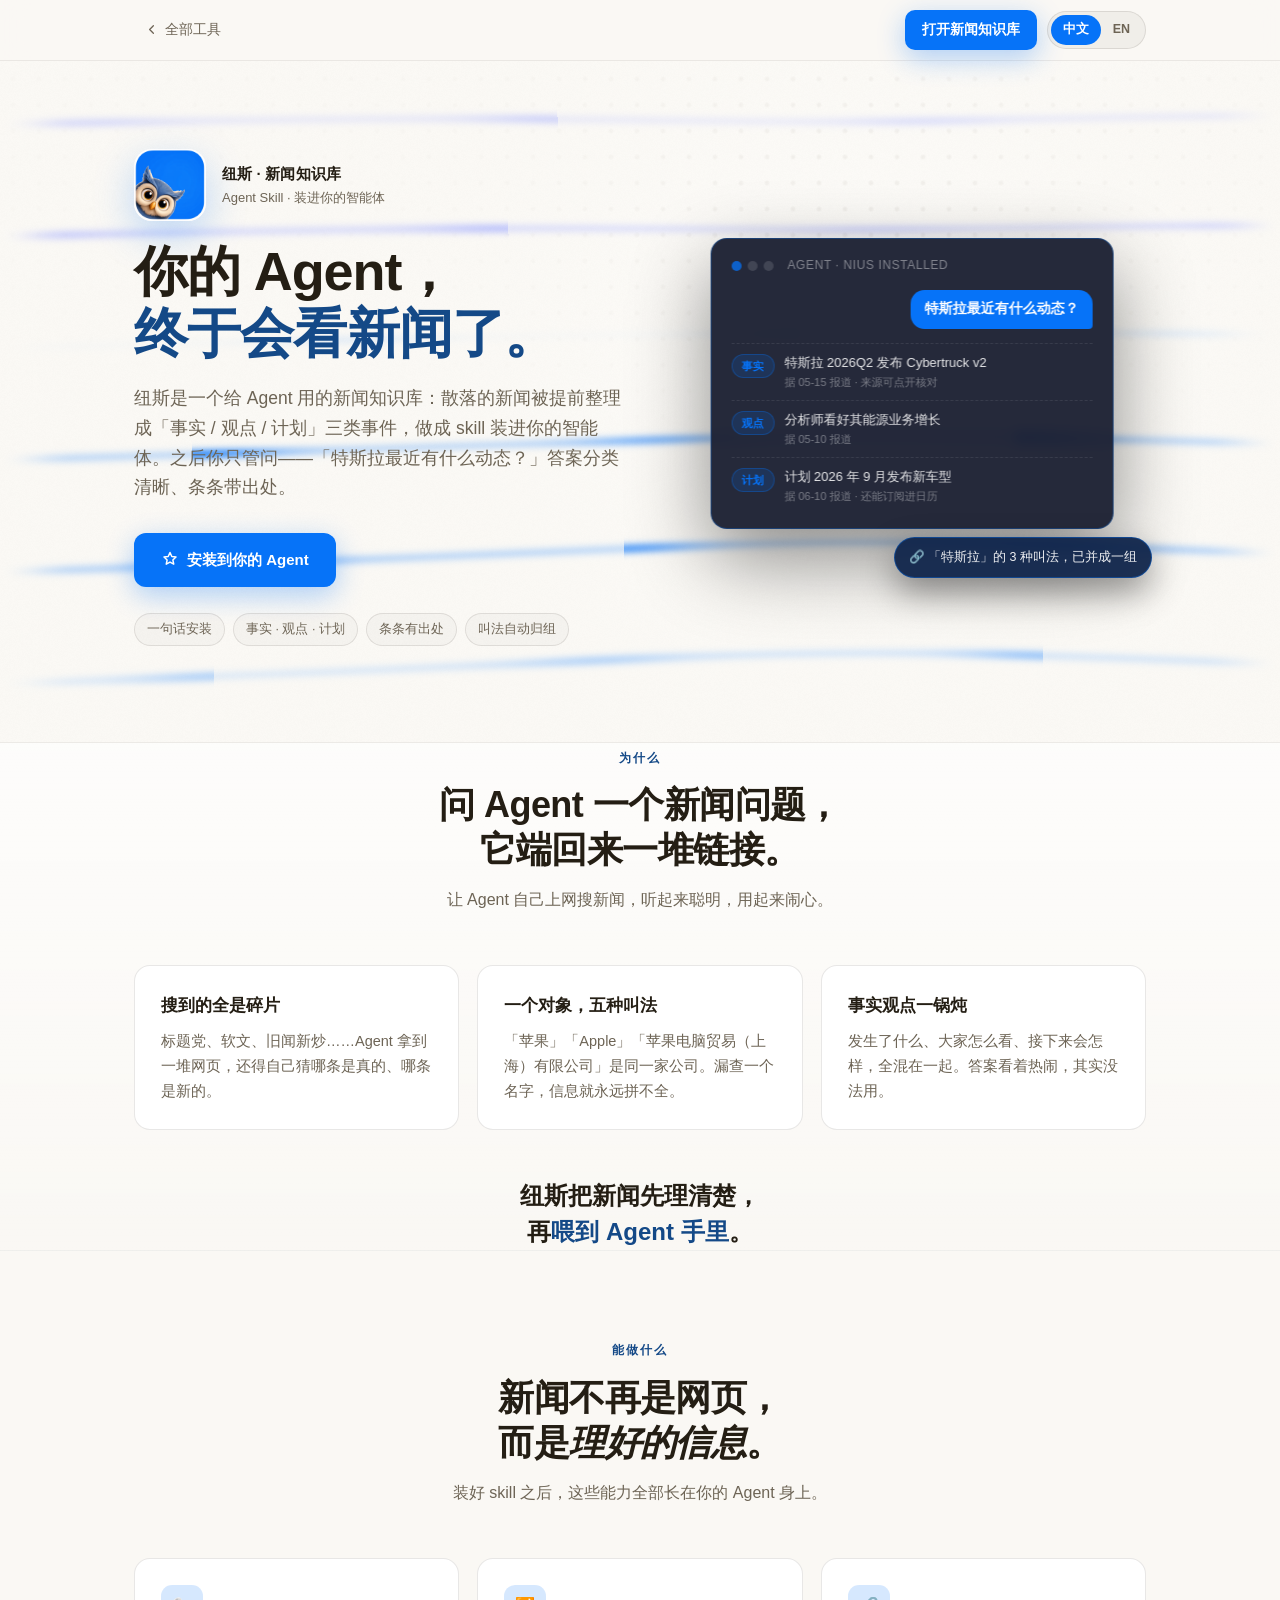
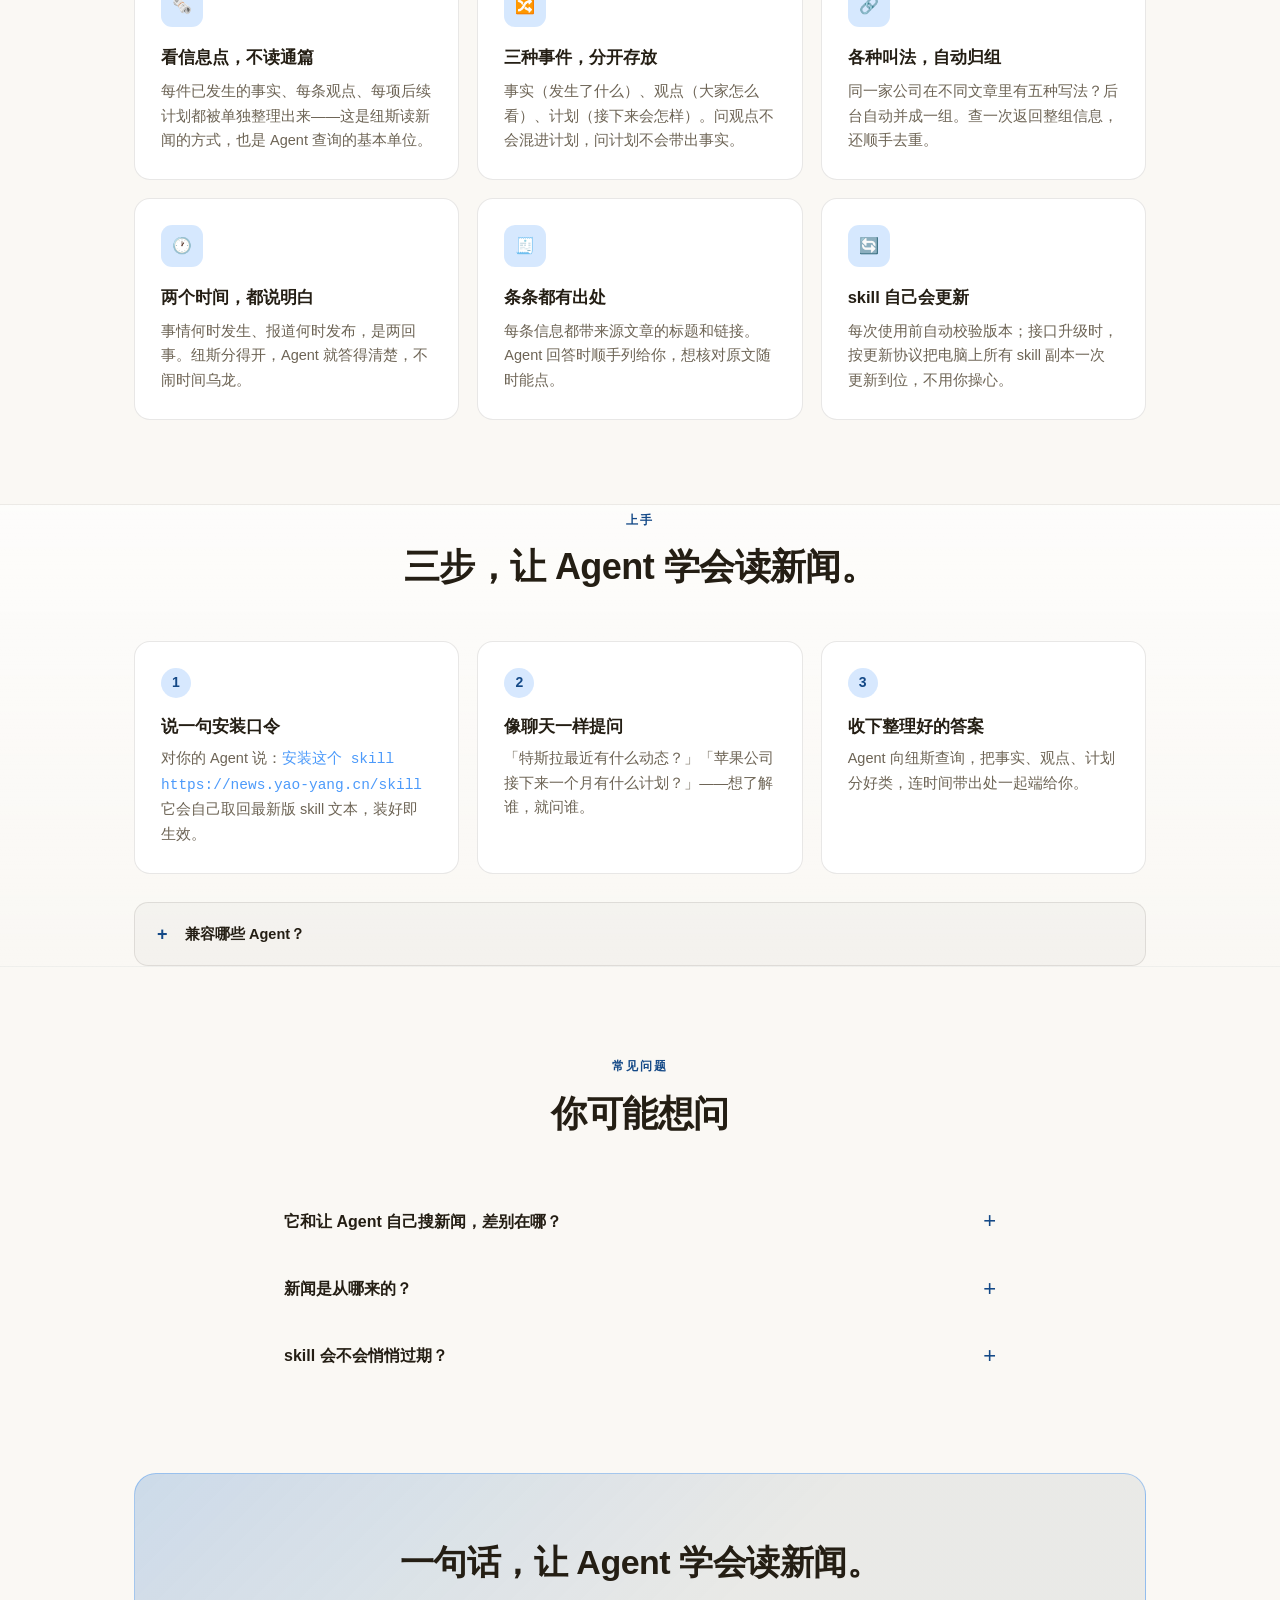
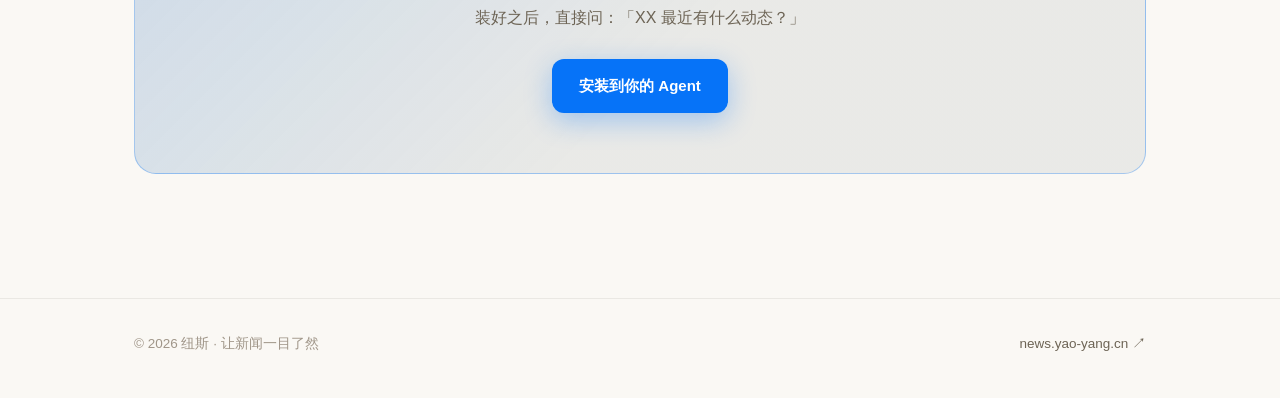
<file: public/tools/news/index.html>
<!DOCTYPE html>
<html lang="zh-CN">
<head>
  <meta charset="UTF-8">
  <meta name="viewport" content="width=device-width, initial-scale=1.0">
  <title data-i18n-zh="纽斯 · 新闻知识库 — 让你的 Agent 会看新闻" data-i18n-en="Nius · News Knowledge Base — Give your agent the news">纽斯 · 新闻知识库 — 让你的 Agent 会看新闻</title>
  <meta name="description" data-i18n-zh="纽斯是装进智能体里的新闻知识库：散落的新闻被整理成「事实 / 观点 / 计划」三类事件，叫法自动归组、条条有出处。一句话安装，之后直接问「XX 最近有什么动态」。" data-i18n-en="Nius is a news knowledge base that lives in your agent: scattered news distilled into facts, opinions, and plans — entities merged, every item sourced. One sentence to install, then just ask.">
  <link rel="icon" type="image/png" href="../../assets/img/news.png">
  <link rel="stylesheet" href="../../assets/css/style.css">
  <style>
    /* ===== 纽斯页局部：Agent 对话演示 ===== */
    .ns-panel {
      position: absolute;
      top: 56px; left: 50%;
      transform: translateX(-50%);
      width: min(440px, 86%);
      background: rgba(19, 23, 42, 0.92);
      border: 1px solid color-mix(in srgb, var(--accent) 30%, transparent);
      border-radius: 16px;
      padding: 16px 20px 14px;
      box-shadow: 0 30px 80px rgba(0, 0, 0, 0.45);
      backdrop-filter: blur(6px);
    }
    .ns-bar { display: flex; align-items: center; gap: 6px; margin-bottom: 14px; }
    .ns-bar i { width: 10px; height: 10px; border-radius: 50%; background: rgba(255, 255, 255, 0.13); }
    .ns-bar i:first-child { background: color-mix(in srgb, var(--accent) 75%, transparent); }
    .ns-bar span { margin-left: 8px; font-size: 12px; color: rgba(255, 255, 255, 0.42); letter-spacing: 0.05em; }
    .ns-user {
      margin-left: auto;
      width: max-content;
      max-width: 88%;
      background: var(--accent);
      color: var(--btn-text);
      font-size: 13.5px;
      font-weight: 600;
      padding: 8px 14px;
      border-radius: 14px 14px 4px 14px;
      margin-bottom: 14px;
    }
    .ns-row {
      display: flex;
      align-items: flex-start;
      gap: 10px;
      padding: 9px 0;
      border-top: 1px dashed rgba(255, 255, 255, 0.09);
    }
    .ns-chip {
      flex-shrink: 0;
      margin-top: 1px;
      font-size: 11px;
      font-weight: 700;
      padding: 2px 9px;
      border-radius: 999px;
      color: var(--accent);
      background: color-mix(in srgb, var(--accent) 16%, transparent);
      border: 1px solid color-mix(in srgb, var(--accent) 32%, transparent);
      letter-spacing: 0.04em;
    }
    .ns-row p { font-size: 13px; color: rgba(255, 255, 255, 0.88); line-height: 1.5; }
    .ns-row small { display: block; margin-top: 2px; font-size: 11px; color: rgba(255, 255, 255, 0.38); }
    .ns-float {
      position: absolute;
      right: -6px; bottom: 34px;
      background: color-mix(in srgb, var(--accent) 16%, rgba(19, 23, 42, 0.95));
      border: 1px solid color-mix(in srgb, var(--accent) 38%, transparent);
      color: rgba(255, 255, 255, 0.92);
      font-size: 12.5px;
      padding: 9px 14px;
      border-radius: 999px;
      box-shadow: 0 14px 34px rgba(0, 0, 0, 0.4);
      animation: ns-drift 5.2s ease-in-out infinite;
    }
    @keyframes ns-drift {
      0%, 100% { transform: translateY(0); }
      50% { transform: translateY(-9px); }
    }
    @media (prefers-reduced-motion: reduce) {
      .ns-float { animation: none; }
    }
    @media (max-width: 560px) {
      .ns-float { display: none; }
      .ns-panel { width: 94%; padding: 14px 16px 12px; }
    }
    /* ===== 安装口令代码块 ===== */
    .ns-say code { color: color-mix(in srgb, var(--accent) 72%, #fff 28%); }
  </style>
</head>
<body style="--accent: #0673f8; --btn-text: #ffffff;">

  <header class="site-header">
    <div class="container nav">
      <a class="back-link" href="../../">
        <svg viewBox="0 0 24 24" fill="none" stroke="currentColor" stroke-width="2" stroke-linecap="round" stroke-linejoin="round" aria-hidden="true"><polyline points="15 18 9 12 15 6"/></svg>
        <span data-i18n-zh="全部工具" data-i18n-en="All tools">全部工具</span>
      </a>
      <div class="nav-right">
        <a class="btn btn-primary btn-sm" href="https://news.yao-yang.cn/" target="_blank" rel="noopener">
          <span data-i18n-zh="打开新闻知识库" data-i18n-en="Open the site">打开新闻知识库</span>
        </a>
        <div class="lang-switch" role="group" aria-label="Language">
          <button type="button" data-lang="zh" aria-pressed="true">中文</button>
          <button type="button" data-lang="en" aria-pressed="false">EN</button>
        </div>
      </div>
    </div>
  </header>

  <main>

    <!-- ============ Hero ============ -->
    <section class="hero">
      <canvas id="hero-gl" aria-hidden="true"
              data-mode="wire" data-colors="#0673f8,#5ea5fa,#8a97ff"></canvas>
      <div class="container hero-inner">

        <div class="hero-copy">
          <div class="hero-app">
            <img src="../../assets/img/news.png" alt="纽斯">
            <div>
              <div class="hero-app-name" data-i18n-zh="纽斯 · 新闻知识库" data-i18n-en="Nius · News Knowledge Base">纽斯 · 新闻知识库</div>
              <div class="hero-app-cat" data-i18n-zh="Agent Skill · 装进你的智能体" data-i18n-en="Agent skill · lives inside your agent">Agent Skill · 装进你的智能体</div>
            </div>
          </div>
          <h1 class="hero-title"
              data-i18n-zh="你的 Agent，<br><em>终于会看新闻了。</em>"
              data-i18n-en="Your agent finally<br><em>knows the news.</em>">你的 Agent，<br><em>终于会看新闻了。</em></h1>
          <p class="hero-sub"
             data-i18n-zh="纽斯是一个给 Agent 用的新闻知识库：散落的新闻被提前整理成「事实 / 观点 / 计划」三类事件，做成 skill 装进你的智能体。之后你只管问——「特斯拉最近有什么动态？」答案分类清晰、条条带出处。"
             data-i18n-en="Nius is a news knowledge base for AI agents: scattered news is distilled into facts, opinions, and plans, then served to your agent as a skill. Just ask — &ldquo;what&rsquo;s new with Tesla?&rdquo; — and get a clear, sourced answer.">纽斯是一个给 Agent 用的新闻知识库：散落的新闻被提前整理成「事实 / 观点 / 计划」三类事件，做成 skill 装进你的智能体。之后你只管问——「特斯拉最近有什么动态？」答案分类清晰、条条带出处。</p>
          <div class="hero-ctas">
            <a class="btn btn-primary" href="https://news.yao-yang.cn/" target="_blank" rel="noopener">
              <svg viewBox="0 0 24 24" fill="none" stroke="currentColor" stroke-width="2" stroke-linecap="round" stroke-linejoin="round" aria-hidden="true"><path d="M12 2l2.4 5.4 5.6.6-4.2 3.9 1.2 5.6L12 14.8 7 17.5l1.2-5.6L4 8l5.6-.6z"/></svg>
              <span data-i18n-zh="安装到你的 Agent" data-i18n-en="Install on your agent">安装到你的 Agent</span>
            </a>
          </div>
          <div class="facts">
            <span class="fact" data-i18n-zh="一句话安装" data-i18n-en="One-sentence install">一句话安装</span>
            <span class="fact" data-i18n-zh="事实 · 观点 · 计划" data-i18n-en="Facts · opinions · plans">事实 · 观点 · 计划</span>
            <span class="fact" data-i18n-zh="条条有出处" data-i18n-en="Every item sourced">条条有出处</span>
            <span class="fact" data-i18n-zh="叫法自动归组" data-i18n-en="Entities auto-merged">叫法自动归组</span>
          </div>
        </div>

        <!-- Agent 对话演示（纯装饰） -->
        <div class="mock" aria-hidden="true">
          <div class="ns-panel">
            <div class="ns-bar"><i></i><i></i><i></i><span>AGENT · NIUS INSTALLED</span></div>
            <div class="ns-user" data-i18n-zh="特斯拉最近有什么动态？" data-i18n-en="What&rsquo;s new with Tesla?">特斯拉最近有什么动态？</div>
            <div class="ns-row">
              <span class="ns-chip" data-i18n-zh="事实" data-i18n-en="FACT">事实</span>
              <p>
                <span data-i18n-zh="特斯拉 2026Q2 发布 Cybertruck v2" data-i18n-en="Tesla shipped Cybertruck v2 in 2026 Q2">特斯拉 2026Q2 发布 Cybertruck v2</span>
                <small data-i18n-zh="据 05-15 报道 · 来源可点开核对" data-i18n-en="reported 05-15 · source included">据 05-15 报道 · 来源可点开核对</small>
              </p>
            </div>
            <div class="ns-row">
              <span class="ns-chip" data-i18n-zh="观点" data-i18n-en="OPINION">观点</span>
              <p>
                <span data-i18n-zh="分析师看好其能源业务增长" data-i18n-en="Analysts are bullish on its energy business">分析师看好其能源业务增长</span>
                <small data-i18n-zh="据 05-10 报道" data-i18n-en="reported 05-10">据 05-10 报道</small>
              </p>
            </div>
            <div class="ns-row">
              <span class="ns-chip" data-i18n-zh="计划" data-i18n-en="PLAN">计划</span>
              <p>
                <span data-i18n-zh="计划 2026 年 9 月发布新车型" data-i18n-en="Plans to unveil a new model in September 2026">计划 2026 年 9 月发布新车型</span>
                <small data-i18n-zh="据 06-10 报道 · 还能订阅进日历" data-i18n-en="reported 06-10 · subscribable as a calendar">据 06-10 报道 · 还能订阅进日历</small>
              </p>
            </div>
          </div>
          <span class="ns-float" data-i18n-zh="🔗 「特斯拉」的 3 种叫法，已并成一组" data-i18n-en="🔗 3 name variants, merged into one entity">🔗 「特斯拉」的 3 种叫法，已并成一组</span>
        </div>

      </div>
    </section>

    <!-- ============ 为什么 ============ -->
    <section class="section-alt">
      <div class="container">
        <div class="section-head">
          <span class="kicker" data-i18n-zh="为什么" data-i18n-en="Why">为什么</span>
          <h2 class="section-title"
              data-i18n-zh="问 Agent 一个新闻问题，<br>它端回来一堆链接。"
              data-i18n-en="Ask your agent about the news,<br>and it hands you a pile of links.">问 Agent 一个新闻问题，<br>它端回来一堆链接。</h2>
          <p class="section-sub"
             data-i18n-zh="让 Agent 自己上网搜新闻，听起来聪明，用起来闹心。"
             data-i18n-en="Letting your agent search the web for news sounds smart — until you try it.">让 Agent 自己上网搜新闻，听起来聪明，用起来闹心。</p>
        </div>
        <div class="pain-grid">
          <div class="pain-card">
            <h3 data-i18n-zh="搜到的全是碎片" data-i18n-en="Fragments everywhere">搜到的全是碎片</h3>
            <p data-i18n-zh="标题党、软文、旧闻新炒……Agent 拿到一堆网页，还得自己猜哪条是真的、哪条是新的。"
               data-i18n-en="Clickbait, press releases, rehashed old stories — your agent gets a pile of web pages and has to guess what&rsquo;s true and what&rsquo;s fresh.">标题党、软文、旧闻新炒……Agent 拿到一堆网页，还得自己猜哪条是真的、哪条是新的。</p>
          </div>
          <div class="pain-card">
            <h3 data-i18n-zh="一个对象，五种叫法" data-i18n-en="One entity, five names">一个对象，五种叫法</h3>
            <p data-i18n-zh="「苹果」「Apple」「苹果电脑贸易（上海）有限公司」是同一家公司。漏查一个名字，信息就永远拼不全。"
               data-i18n-en="&ldquo;Apple&rdquo;, &ldquo;Apple Inc.&rdquo;, the Shanghai trading arm — same company. Miss one variant and the picture never adds up.">「苹果」「Apple」「苹果电脑贸易（上海）有限公司」是同一家公司。漏查一个名字，信息就永远拼不全。</p>
          </div>
          <div class="pain-card">
            <h3 data-i18n-zh="事实观点一锅炖" data-i18n-en="Facts and opinions, one soup">事实观点一锅炖</h3>
            <p data-i18n-zh="发生了什么、大家怎么看、接下来会怎样，全混在一起。答案看着热闹，其实没法用。"
               data-i18n-en="What happened, what people think, what comes next — all blended together. Busy-looking, unusable answers.">发生了什么、大家怎么看、接下来会怎样，全混在一起。答案看着热闹，其实没法用。</p>
          </div>
        </div>
        <p class="pain-transition"
           data-i18n-zh="纽斯把新闻先理清楚，<br>再<em>喂到 Agent 手里</em>。"
           data-i18n-en="Nius tidies the news first,<br>then <em>hands it to your agent</em>.">纽斯把新闻先理清楚，<br>再<em>喂到 Agent 手里</em>。</p>
      </div>
    </section>

    <!-- ============ 能做什么 ============ -->
    <section class="section">
      <div class="container">
        <div class="section-head">
          <span class="kicker" data-i18n-zh="能做什么" data-i18n-en="What it does">能做什么</span>
          <h2 class="section-title"
              data-i18n-zh="新闻不再是网页，<br>而是<em>理好的信息</em>。"
              data-i18n-en="News stops being web pages,<br>and becomes <em>organized information</em>.">新闻不再是网页，<br>而是<em>理好的信息</em>。</h2>
          <p class="section-sub"
             data-i18n-zh="装好 skill 之后，这些能力全部长在你的 Agent 身上。"
             data-i18n-en="Once the skill is installed, all of this lives inside your agent.">装好 skill 之后，这些能力全部长在你的 Agent 身上。</p>
        </div>
        <div class="feature-grid">
          <div class="feature-card">
            <div class="feature-icon">🗞️</div>
            <h3 data-i18n-zh="看信息点，不读通篇" data-i18n-en="Points, not full articles">看信息点，不读通篇</h3>
            <p data-i18n-zh="每件已发生的事实、每条观点、每项后续计划都被单独整理出来——这是纽斯读新闻的方式，也是 Agent 查询的基本单位。"
               data-i18n-en="Every fact, opinion, and follow-up plan is extracted into its own entry — how Nius reads the news, and the unit your agent queries.">每件已发生的事实、每条观点、每项后续计划都被单独整理出来——这是纽斯读新闻的方式，也是 Agent 查询的基本单位。</p>
          </div>
          <div class="feature-card">
            <div class="feature-icon">🔀</div>
            <h3 data-i18n-zh="三种事件，分开存放" data-i18n-en="Three event types, kept apart">三种事件，分开存放</h3>
            <p data-i18n-zh="事实（发生了什么）、观点（大家怎么看）、计划（接下来会怎样）。问观点不会混进计划，问计划不会带出事实。"
               data-i18n-en="Facts (what happened), opinions (what people think), plans (what&rsquo;s next). Ask for opinions and no plans sneak in.">事实（发生了什么）、观点（大家怎么看）、计划（接下来会怎样）。问观点不会混进计划，问计划不会带出事实。</p>
          </div>
          <div class="feature-card">
            <div class="feature-icon">🔗</div>
            <h3 data-i18n-zh="各种叫法，自动归组" data-i18n-en="Every name, one group">各种叫法，自动归组</h3>
            <p data-i18n-zh="同一家公司在不同文章里有五种写法？后台自动并成一组。查一次返回整组信息，还顺手去重。"
               data-i18n-en="One company, five spellings across articles? They&rsquo;re merged automatically. One query returns the whole group, deduplicated.">同一家公司在不同文章里有五种写法？后台自动并成一组。查一次返回整组信息，还顺手去重。</p>
          </div>
          <div class="feature-card">
            <div class="feature-icon">🕐</div>
            <h3 data-i18n-zh="两个时间，都说明白" data-i18n-en="Two clocks, kept straight">两个时间，都说明白</h3>
            <p data-i18n-zh="事情何时发生、报道何时发布，是两回事。纽斯分得开，Agent 就答得清楚，不闹时间乌龙。"
               data-i18n-en="When it happened and when it was reported are different things. Nius keeps them apart, so your agent never muddles them.">事情何时发生、报道何时发布，是两回事。纽斯分得开，Agent 就答得清楚，不闹时间乌龙。</p>
          </div>
          <div class="feature-card">
            <div class="feature-icon">🧾</div>
            <h3 data-i18n-zh="条条都有出处" data-i18n-en="Every item cites its source">条条都有出处</h3>
            <p data-i18n-zh="每条信息都带来源文章的标题和链接。Agent 回答时顺手列给你，想核对原文随时能点。"
               data-i18n-en="Each entry carries the source article&rsquo;s title and link, surfaced in your agent&rsquo;s answer for easy fact-checking.">每条信息都带来源文章的标题和链接。Agent 回答时顺手列给你，想核对原文随时能点。</p>
          </div>
          <div class="feature-card">
            <div class="feature-icon">🔄</div>
            <h3 data-i18n-zh="skill 自己会更新" data-i18n-en="The skill updates itself">skill 自己会更新</h3>
            <p data-i18n-zh="每次使用前自动校验版本；接口升级时，按更新协议把电脑上所有 skill 副本一次更新到位，不用你操心。"
               data-i18n-en="Version is checked before every use; when the contract changes, every copy on your machine is refreshed in one sweep.">每次使用前自动校验版本；接口升级时，按更新协议把电脑上所有 skill 副本一次更新到位，不用你操心。</p>
          </div>
        </div>
      </div>
    </section>

    <!-- ============ 三步上手 ============ -->
    <section class="section-alt">
      <div class="container">
        <div class="section-head">
          <span class="kicker" data-i18n-zh="上手" data-i18n-en="Get started">上手</span>
          <h2 class="section-title"
              data-i18n-zh="三步，让 Agent 学会读新闻。"
              data-i18n-en="Three steps to a news-reading agent.">三步，让 Agent 学会读新闻。</h2>
        </div>
        <div class="steps">
          <div class="step">
            <span class="step-num">1</span>
            <h3 data-i18n-zh="说一句安装口令" data-i18n-en="Say the install line">说一句安装口令</h3>
            <p class="ns-say" data-i18n-zh="对你的 Agent 说：<code>安装这个 skill https://news.yao-yang.cn/skill</code> 它会自己取回最新版 skill 文本，装好即生效。"
               data-i18n-en="Tell your agent: <code>install the skill at https://news.yao-yang.cn/skill</code> — it fetches the latest skill text and it&rsquo;s live immediately.">对你的 Agent 说：<code>安装这个 skill https://news.yao-yang.cn/skill</code> 它会自己取回最新版 skill 文本，装好即生效。</p>
          </div>
          <div class="step">
            <span class="step-num">2</span>
            <h3 data-i18n-zh="像聊天一样提问" data-i18n-en="Ask like you chat">像聊天一样提问</h3>
            <p data-i18n-zh="「特斯拉最近有什么动态？」「苹果公司接下来一个月有什么计划？」——想了解谁，就问谁。"
               data-i18n-en="&ldquo;What&rsquo;s new with Tesla?&rdquo; &ldquo;What does Apple plan for next month?&rdquo; Ask about anyone, anything.">「特斯拉最近有什么动态？」「苹果公司接下来一个月有什么计划？」——想了解谁，就问谁。</p>
          </div>
          <div class="step">
            <span class="step-num">3</span>
            <h3 data-i18n-zh="收下整理好的答案" data-i18n-en="Get the tidy answer">收下整理好的答案</h3>
            <p data-i18n-zh="Agent 向纽斯查询，把事实、观点、计划分好类，连时间带出处一起端给你。"
               data-i18n-en="Your agent queries Nius and serves up facts, opinions, and plans — sorted, timestamped, and sourced.">Agent 向纽斯查询，把事实、观点、计划分好类，连时间带出处一起端给你。</p>
          </div>
        </div>
        <details class="note">
          <summary data-i18n-zh="兼容哪些 Agent？" data-i18n-en="Which agents does it work with?">兼容哪些 Agent？</summary>
          <div class="note-body"
               data-i18n-zh="Workbuddy、Codex、DeepSeek Harness、OpenClaw 等主流 agent 产品开箱即用；只要你的 agent 能读入一段 skill 文本、会发 HTTP 请求，就能装上纽斯。装好之后，它查新闻就不再依赖搜索引擎了。"
               data-i18n-en="Workbuddy, Codex, DeepSeek Harness, OpenClaw, and other mainstream agents work out of the box. Any agent that can load a skill text and send HTTP requests can install Nius — and from then on, it stops relying on web search for news.">Workbuddy、Codex、DeepSeek Harness、OpenClaw 等主流 agent 产品开箱即用；只要你的 agent 能读入一段 skill 文本、会发 HTTP 请求，就能装上纽斯。装好之后，它查新闻就不再依赖搜索引擎了。</div>
        </details>
      </div>
    </section>

    <!-- ============ FAQ ============ -->
    <section class="section">
      <div class="container section-head">
        <span class="kicker" data-i18n-zh="常见问题" data-i18n-en="FAQ">常见问题</span>
        <h2 class="section-title" data-i18n-zh="你可能想问" data-i18n-en="You might be wondering">你可能想问</h2>
      </div>
      <div class="container">
        <details class="faq">
          <summary data-i18n-zh="它和让 Agent 自己搜新闻，差别在哪？" data-i18n-en="Why not just let my agent search the web?">它和让 Agent 自己搜新闻，差别在哪？</summary>
          <p class="faq-a"
             data-i18n-zh="让 Agent 网搜，拿到的是未经整理的网页碎片：质量参差、叫法不一、新旧难辨，还得自己拼。纽斯是提前整理好的结构化新闻库——信息点拆好、叫法归组、时间分明、出处可查，Agent 一步就能拿到能用的答案。"
             data-i18n-en="Web search hands your agent raw fragments — mixed quality, inconsistent names, unclear freshness — that it must piece together. Nius is pre-structured: extracted points, merged entities, clear timing, checkable sources. One step, usable answers.">让 Agent 网搜，拿到的是未经整理的网页碎片：质量参差、叫法不一、新旧难辨，还得自己拼。纽斯是提前整理好的结构化新闻库——信息点拆好、叫法归组、时间分明、出处可查，Agent 一步就能拿到能用的答案。</p>
        </details>
        <details class="faq">
          <summary data-i18n-zh="新闻是从哪来的？" data-i18n-en="Where does the news come from?">新闻是从哪来的？</summary>
          <p class="faq-a"
             data-i18n-zh="纽斯持续从一批新闻源收录文章，拆解成事实、观点、计划三类事件入库。目前收录了多少文章、多少事件，打开 news.yao-yang.cn 首页的看板就能看到实时数字。"
             data-i18n-en="Nius continuously collects articles from a set of news sources and distills them into facts, opinions, and plans. Live counts of articles and events are on the dashboard at news.yao-yang.cn.">纽斯持续从一批新闻源收录文章，拆解成事实、观点、计划三类事件入库。目前收录了多少文章、多少事件，打开 news.yao-yang.cn 首页的看板就能看到实时数字。</p>
        </details>
        <details class="faq">
          <summary data-i18n-zh="skill 会不会悄悄过期？" data-i18n-en="Does the skill go stale?">skill 会不会悄悄过期？</summary>
          <p class="faq-a"
             data-i18n-zh="不会。skill 每次使用前先校验版本；接口契约升级时会收到明确提醒，并按「更新协议」把电脑上所有相关副本一次更新到位，然后用新版本自动重试。"
             data-i18n-en="Not silently. Before every use it checks its version; when the API contract changes, the agent is prompted to refresh every copy on your machine via the update protocol, then retries with the new version.">不会。skill 每次使用前先校验版本；接口契约升级时会收到明确提醒，并按「更新协议」把电脑上所有相关副本一次更新到位，然后用新版本自动重试。</p>
        </details>
      </div>
    </section>

    <!-- ============ CTA ============ -->
    <section class="section" style="padding-top: 0;">
      <div class="container">
        <div class="cta-band">
          <h2 data-i18n-zh="一句话，让 Agent 学会读新闻。" data-i18n-en="One sentence, and your agent reads the news.">一句话，让 Agent 学会读新闻。</h2>
          <p data-i18n-zh="装好之后，直接问：「XX 最近有什么动态？」" data-i18n-en="Once installed, just ask: &ldquo;What&rsquo;s new with X?&rdquo;">装好之后，直接问：「XX 最近有什么动态？」</p>
          <a class="btn btn-primary" href="https://news.yao-yang.cn/" target="_blank" rel="noopener">
            <span data-i18n-zh="安装到你的 Agent" data-i18n-en="Install on your agent">安装到你的 Agent</span>
          </a>
        </div>
      </div>
    </section>

  </main>

  <footer class="site-footer">
    <div class="container footer-inner">
      <span data-i18n-zh="© 2026 纽斯 · 让新闻一目了然" data-i18n-en="© 2026 Nius · News, at a glance">© 2026 纽斯 · 让新闻一目了然</span>
      <a href="https://news.yao-yang.cn/" target="_blank" rel="noopener"
         data-i18n-zh="news.yao-yang.cn ↗" data-i18n-en="news.yao-yang.cn ↗">news.yao-yang.cn ↗</a>
    </div>
  </footer>

  <script src="../../assets/js/i18n.js"></script>
  <script src="../../assets/js/hero-gl.js"></script>
</body>
</html>
</file>
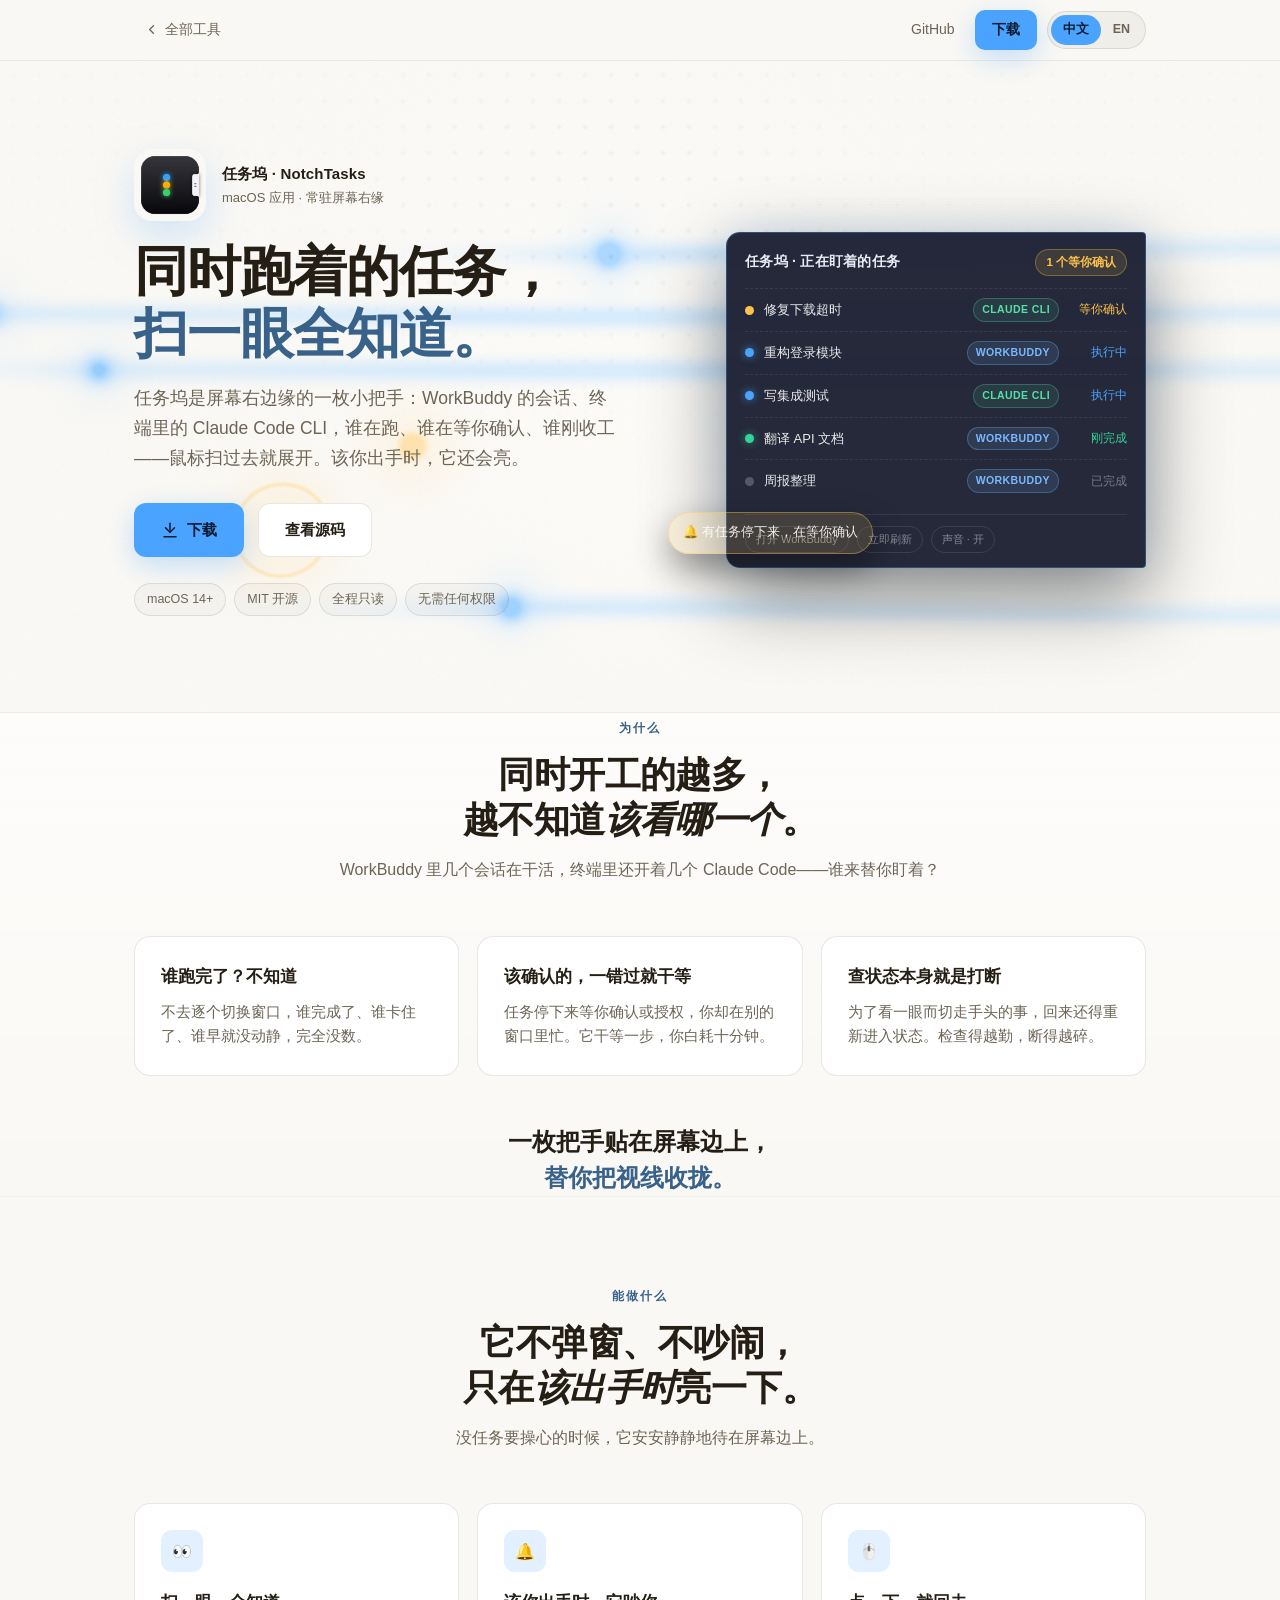
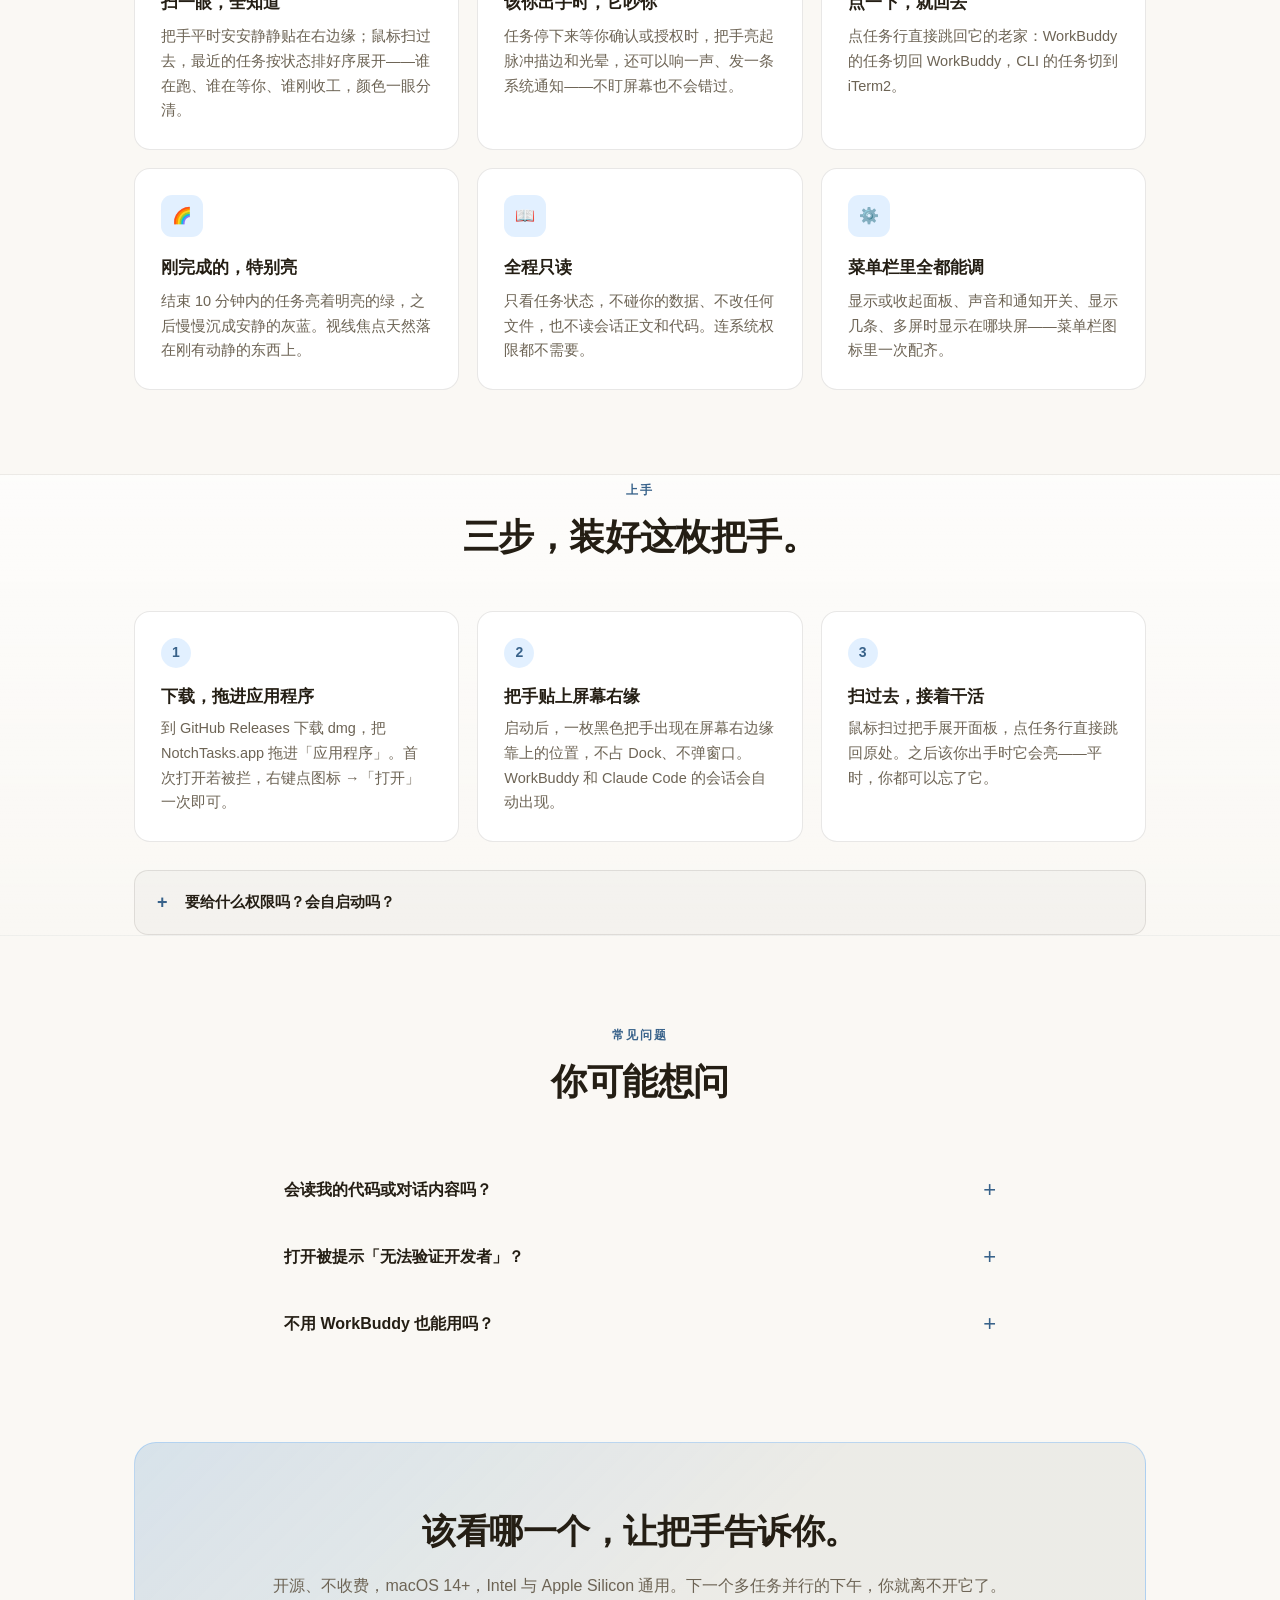
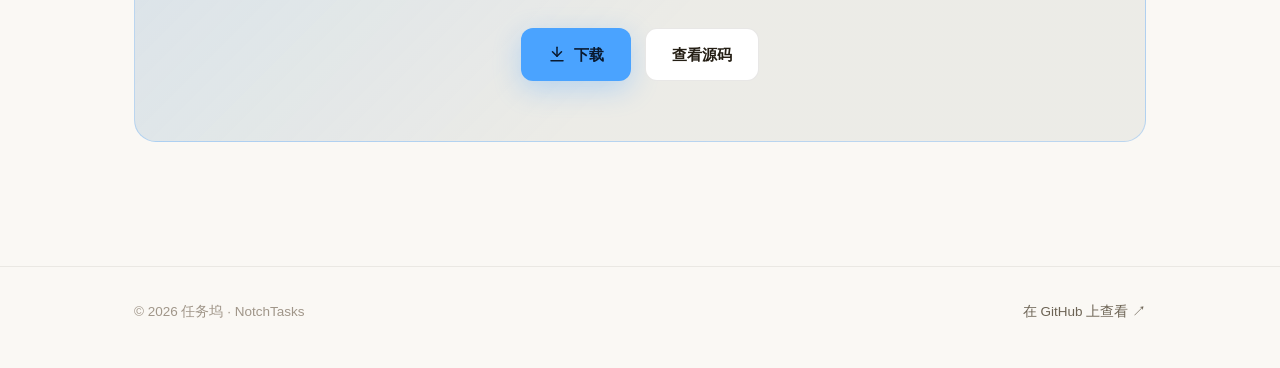
<file: public/tools/notch-tasks/index.html>
<!DOCTYPE html>
<html lang="zh-CN">
<head>
  <meta charset="UTF-8">
  <meta name="viewport" content="width=device-width, initial-scale=1.0">
  <title data-i18n-zh="任务坞 · NotchTasks — 屏幕边缘的任务把手" data-i18n-en="NotchTasks — a task handle on your screen edge">任务坞 · NotchTasks — 屏幕边缘的任务把手</title>
  <meta name="description" data-i18n-zh="任务坞是 macOS 屏幕右边缘的一枚小把手：WorkBuddy 的会话、终端里的 Claude Code CLI，谁在跑、谁在等你确认、谁刚收工，鼠标扫过去一目了然。该你出手时，它会亮。" data-i18n-en="NotchTasks is a little handle on the right edge of your macOS screen: WorkBuddy sessions and terminal Claude Code CLIs — running, waiting on you, or just finished. Sweep over it to see; it lights up when it's your turn.">
  <link rel="icon" type="image/png" href="../../assets/img/notch-tasks.png">
  <link rel="stylesheet" href="../../assets/css/style.css">
  <style>
    /* ===== 任务坞页局部：右缘任务面板 ===== */
    .nt-panel {
      position: absolute;
      top: 64px; right: 0;
      width: min(420px, 92%);
      background: rgba(19, 23, 42, 0.92);
      border: 1px solid color-mix(in srgb, var(--accent) 30%, transparent);
      border-radius: 14px 4px 4px 14px;
      padding: 16px 18px 14px;
      box-shadow: 0 30px 80px rgba(0, 0, 0, 0.45),
                  0 0 44px color-mix(in srgb, var(--accent) 16%, transparent);
      backdrop-filter: blur(6px);
    }
    .nt-head { display: flex; align-items: center; justify-content: space-between; margin-bottom: 12px; }
    .nt-title { font-size: 14px; font-weight: 800; letter-spacing: 0.02em; }
    .nt-wait {
      font-size: 11.5px;
      font-weight: 700;
      color: #ffc24d;
      background: rgba(255, 194, 77, 0.12);
      border: 1px solid rgba(255, 194, 77, 0.32);
      border-radius: 999px;
      padding: 3px 10px;
    }
    .nt-row {
      display: flex;
      align-items: center;
      gap: 10px;
      padding: 9px 0;
      border-top: 1px dashed rgba(255, 255, 255, 0.09);
      font-size: 13px;
    }
    .nt-dot { flex-shrink: 0; width: 9px; height: 9px; border-radius: 50%; }
    .nt-dot.wait  { background: #ffc24d; animation: nt-pulse 1.6s ease-in-out infinite; }
    .nt-dot.run   { background: var(--accent); box-shadow: 0 0 8px color-mix(in srgb, var(--accent) 70%, transparent); }
    .nt-dot.done  { background: #34d399; box-shadow: 0 0 8px rgba(52, 211, 153, 0.55); }
    .nt-dot.old   { background: rgba(255, 255, 255, 0.22); }
    @keyframes nt-pulse {
      0%, 100% { box-shadow: 0 0 0 0 rgba(255, 194, 77, 0.45); }
      50%      { box-shadow: 0 0 0 6px rgba(255, 194, 77, 0); }
    }
    .nt-name { color: rgba(255, 255, 255, 0.9); overflow: hidden; text-overflow: ellipsis; white-space: nowrap; }
    .nt-src {
      flex-shrink: 0;
      margin-left: auto;
      font-size: 10.5px;
      font-weight: 700;
      letter-spacing: 0.04em;
      padding: 2px 8px;
      border-radius: 999px;
    }
    .nt-src.wb { color: #7cb8ff; background: rgba(124, 184, 255, 0.12); border: 1px solid rgba(124, 184, 255, 0.3); }
    .nt-src.cli { color: #55e0a8; background: rgba(85, 224, 168, 0.1); border: 1px solid rgba(85, 224, 168, 0.28); }
    .nt-state { flex-shrink: 0; width: 58px; text-align: right; font-size: 11.5px; }
    .nt-state.wait { color: #ffc24d; }
    .nt-state.run  { color: var(--accent); }
    .nt-state.done { color: #34d399; }
    .nt-state.old  { color: rgba(255, 255, 255, 0.38); }
    .nt-foot { display: flex; gap: 8px; margin-top: 12px; padding-top: 11px; border-top: 1px solid rgba(255, 255, 255, 0.08); }
    .nt-foot span {
      font-size: 11px;
      color: rgba(255, 255, 255, 0.45);
      border: 1px solid rgba(255, 255, 255, 0.1);
      border-radius: 999px;
      padding: 3px 10px;
    }
    .nt-alert {
      position: absolute;
      left: -10px; bottom: 44px;
      background: rgba(255, 194, 77, 0.14);
      border: 1px solid rgba(255, 194, 77, 0.4);
      color: rgba(255, 255, 255, 0.92);
      font-size: 12.5px;
      padding: 9px 14px;
      border-radius: 999px;
      box-shadow: 0 14px 34px rgba(0, 0, 0, 0.4);
      animation: nt-drift 5.2s ease-in-out infinite;
    }
    @keyframes nt-drift {
      0%, 100% { transform: translateY(0); }
      50% { transform: translateY(-9px); }
    }
    @media (prefers-reduced-motion: reduce) {
      .nt-alert, .nt-dot.wait { animation: none; }
    }
    @media (max-width: 560px) {
      .nt-alert { display: none; }
      .nt-panel { width: 96%; padding: 14px 14px 12px; }
      .nt-state { display: none; }
    }
  </style>
</head>
<body style="--accent: #4aa3ff; --btn-text: #0a1a30;">

  <header class="site-header">
    <div class="container nav">
      <a class="back-link" href="../../">
        <svg viewBox="0 0 24 24" fill="none" stroke="currentColor" stroke-width="2" stroke-linecap="round" stroke-linejoin="round" aria-hidden="true"><polyline points="15 18 9 12 15 6"/></svg>
        <span data-i18n-zh="全部工具" data-i18n-en="All tools">全部工具</span>
      </a>
      <div class="nav-right">
        <a class="nav-link hide-sm" href="https://github.com/smarty-kiki/notch_tasks" target="_blank" rel="noopener">GitHub</a>
        <a class="btn btn-primary btn-sm" href="https://github.com/smarty-kiki/notch_tasks/releases" target="_blank" rel="noopener">
          <span data-i18n-zh="下载" data-i18n-en="Download">下载</span>
        </a>
        <div class="lang-switch" role="group" aria-label="Language">
          <button type="button" data-lang="zh" aria-pressed="true">中文</button>
          <button type="button" data-lang="en" aria-pressed="false">EN</button>
        </div>
      </div>
    </div>
  </header>

  <main>

    <!-- ============ Hero ============ -->
    <section class="hero">
      <canvas id="hero-gl" aria-hidden="true"
              data-mode="queue" data-colors="#4aa3ff,#ffc24d,#7fd0ff"></canvas>
      <div class="container hero-inner">

        <div class="hero-copy">
          <div class="hero-app">
            <img src="../../assets/img/notch-tasks.png" alt="任务坞">
            <div>
              <div class="hero-app-name" data-i18n-zh="任务坞 · NotchTasks" data-i18n-en="NotchTasks">任务坞 · NotchTasks</div>
              <div class="hero-app-cat" data-i18n-zh="macOS 应用 · 常驻屏幕右缘" data-i18n-en="macOS app · Lives on your screen edge">macOS 应用 · 常驻屏幕右缘</div>
            </div>
          </div>
          <h1 class="hero-title"
              data-i18n-zh="同时跑着的任务，<br><em>扫一眼全知道。</em>"
              data-i18n-en="Every task you're running,<br><em>one glance away.</em>">同时跑着的任务，<br><em>扫一眼全知道。</em></h1>
          <p class="hero-sub"
             data-i18n-zh="任务坞是屏幕右边缘的一枚小把手：WorkBuddy 的会话、终端里的 Claude Code CLI，谁在跑、谁在等你确认、谁刚收工——鼠标扫过去就展开。该你出手时，它还会亮。"
             data-i18n-en="NotchTasks is a little handle on the right edge of your screen: WorkBuddy sessions and terminal Claude Code CLIs — running, waiting on you, or just finished. Sweep over it to expand; it lights up when your turn comes.">任务坞是屏幕右边缘的一枚小把手：WorkBuddy 的会话、终端里的 Claude Code CLI，谁在跑、谁在等你确认、谁刚收工——鼠标扫过去就展开。该你出手时，它还会亮。</p>
          <div class="hero-ctas">
            <a class="btn btn-primary" href="https://github.com/smarty-kiki/notch_tasks/releases" target="_blank" rel="noopener">
              <svg viewBox="0 0 24 24" fill="none" stroke="currentColor" stroke-width="2" stroke-linecap="round" stroke-linejoin="round" aria-hidden="true"><path d="M12 3v12"/><polyline points="6 9 12 15 18 9"/><path d="M4 21h16"/></svg>
              <span data-i18n-zh="下载" data-i18n-en="Download">下载</span>
            </a>
            <a class="btn btn-ghost" href="https://github.com/smarty-kiki/notch_tasks" target="_blank" rel="noopener"
               data-i18n-zh="查看源码" data-i18n-en="View source">查看源码</a>
          </div>
          <div class="facts">
            <span class="fact">macOS 14+</span>
            <span class="fact" data-i18n-zh="MIT 开源" data-i18n-en="MIT open source">MIT 开源</span>
            <span class="fact" data-i18n-zh="全程只读" data-i18n-en="Strictly read-only">全程只读</span>
            <span class="fact" data-i18n-zh="无需任何权限" data-i18n-en="No permissions needed">无需任何权限</span>
          </div>
        </div>

        <!-- 右缘任务面板演示（纯装饰） -->
        <div class="mock" aria-hidden="true">
          <div class="nt-panel">
            <div class="nt-head">
              <span class="nt-title" data-i18n-zh="任务坞 · 正在盯着的任务" data-i18n-en="NotchTasks · watching now">任务坞 · 正在盯着的任务</span>
              <span class="nt-wait" data-i18n-zh="1 个等你确认" data-i18n-en="1 waiting on you">1 个等你确认</span>
            </div>
            <div class="nt-row">
              <i class="nt-dot wait"></i>
              <span class="nt-name" data-i18n-zh="修复下载超时" data-i18n-en="fix download timeout">修复下载超时</span>
              <span class="nt-src cli">CLAUDE CLI</span>
              <span class="nt-state wait" data-i18n-zh="等你确认" data-i18n-en="waiting">等你确认</span>
            </div>
            <div class="nt-row">
              <i class="nt-dot run"></i>
              <span class="nt-name" data-i18n-zh="重构登录模块" data-i18n-en="refactor login module">重构登录模块</span>
              <span class="nt-src wb" data-i18n-zh="WORKBUDDY" data-i18n-en="WORKBUDDY">WORKBUDDY</span>
              <span class="nt-state run" data-i18n-zh="执行中" data-i18n-en="running">执行中</span>
            </div>
            <div class="nt-row">
              <i class="nt-dot run"></i>
              <span class="nt-name" data-i18n-zh="写集成测试" data-i18n-en="write integration tests">写集成测试</span>
              <span class="nt-src cli">CLAUDE CLI</span>
              <span class="nt-state run" data-i18n-zh="执行中" data-i18n-en="running">执行中</span>
            </div>
            <div class="nt-row">
              <i class="nt-dot done"></i>
              <span class="nt-name" data-i18n-zh="翻译 API 文档" data-i18n-en="translate API docs">翻译 API 文档</span>
              <span class="nt-src wb" data-i18n-zh="WORKBUDDY" data-i18n-en="WORKBUDDY">WORKBUDDY</span>
              <span class="nt-state done" data-i18n-zh="刚完成" data-i18n-en="just done">刚完成</span>
            </div>
            <div class="nt-row">
              <i class="nt-dot old"></i>
              <span class="nt-name" data-i18n-zh="周报整理" data-i18n-en="weekly report">周报整理</span>
              <span class="nt-src wb" data-i18n-zh="WORKBUDDY" data-i18n-en="WORKBUDDY">WORKBUDDY</span>
              <span class="nt-state old" data-i18n-zh="已完成" data-i18n-en="done">已完成</span>
            </div>
            <div class="nt-foot">
              <span data-i18n-zh="打开 WorkBuddy" data-i18n-en="Open WorkBuddy">打开 WorkBuddy</span>
              <span data-i18n-zh="立即刷新" data-i18n-en="Refresh">立即刷新</span>
              <span data-i18n-zh="声音 · 开" data-i18n-en="Sound · on">声音 · 开</span>
            </div>
          </div>
          <span class="nt-alert" data-i18n-zh="🔔 有任务停下来，在等你确认" data-i18n-en="🔔 A task paused — waiting on you">🔔 有任务停下来，在等你确认</span>
        </div>

      </div>
    </section>

    <!-- ============ 为什么 ============ -->
    <section class="section-alt">
      <div class="container">
        <div class="section-head">
          <span class="kicker" data-i18n-zh="为什么" data-i18n-en="Why">为什么</span>
          <h2 class="section-title"
              data-i18n-zh="同时开工的越多，<br>越不知道<em>该看哪一个</em>。"
              data-i18n-en="The more you run at once,<br><em>the less you know where to look.</em>">同时开工的越多，<br>越不知道<em>该看哪一个</em>。</h2>
          <p class="section-sub"
             data-i18n-zh="WorkBuddy 里几个会话在干活，终端里还开着几个 Claude Code——谁来替你盯着？"
             data-i18n-en="Several WorkBuddy sessions here, a few Claude Code CLIs there — who's watching them for you?">WorkBuddy 里几个会话在干活，终端里还开着几个 Claude Code——谁来替你盯着？</p>
        </div>
        <div class="pain-grid">
          <div class="pain-card">
            <h3 data-i18n-zh="谁跑完了？不知道" data-i18n-en="Who's done? No idea">谁跑完了？不知道</h3>
            <p data-i18n-zh="不去逐个切换窗口，谁完成了、谁卡住了、谁早就没动静，完全没数。"
               data-i18n-en="Without switching windows one by one, you can't tell what finished, what's stuck, and what went quiet ages ago.">不去逐个切换窗口，谁完成了、谁卡住了、谁早就没动静，完全没数。</p>
          </div>
          <div class="pain-card">
            <h3 data-i18n-zh="该确认的，一错过就干等" data-i18n-en="Miss a confirmation, pay in dead time">该确认的，一错过就干等</h3>
            <p data-i18n-zh="任务停下来等你确认或授权，你却在别的窗口里忙。它干等一步，你白耗十分钟。"
               data-i18n-en="A task pauses for your confirmation while you're busy elsewhere — it idles a step, you burn ten minutes.">任务停下来等你确认或授权，你却在别的窗口里忙。它干等一步，你白耗十分钟。</p>
          </div>
          <div class="pain-card">
            <h3 data-i18n-zh="查状态本身就是打断" data-i18n-en="Checking is itself an interruption">查状态本身就是打断</h3>
            <p data-i18n-zh="为了看一眼而切走手头的事，回来还得重新进入状态。检查得越勤，断得越碎。"
               data-i18n-en="Peeking at status means leaving what you were doing — and warming back up after. The more you check, the more you fragment.">为了看一眼而切走手头的事，回来还得重新进入状态。检查得越勤，断得越碎。</p>
          </div>
        </div>
        <p class="pain-transition"
           data-i18n-zh="一枚把手贴在屏幕边上，<br><em>替你把视线收拢。</em>"
           data-i18n-en="A handle on the screen edge<br><em>gathers your attention for you.</em>">一枚把手贴在屏幕边上，<br><em>替你把视线收拢。</em></p>
      </div>
    </section>

    <!-- ============ 能做什么 ============ -->
    <section class="section">
      <div class="container">
        <div class="section-head">
          <span class="kicker" data-i18n-zh="能做什么" data-i18n-en="What it does">能做什么</span>
          <h2 class="section-title"
              data-i18n-zh="它不弹窗、不吵闹，<br>只在<em>该出手时</em>亮一下。"
              data-i18n-en="No pop-ups, no noise —<br>it glows <em>only when it's your turn</em>.">它不弹窗、不吵闹，<br>只在<em>该出手时</em>亮一下。</h2>
          <p class="section-sub"
             data-i18n-zh="没任务要操心的时候，它安安静静地待在屏幕边上。"
             data-i18n-en="When nothing needs you, it sits quietly at the edge of your screen.">没任务要操心的时候，它安安静静地待在屏幕边上。</p>
        </div>
        <div class="feature-grid">
          <div class="feature-card">
            <div class="feature-icon">👀</div>
            <h3 data-i18n-zh="扫一眼，全知道" data-i18n-en="One glance, full picture">扫一眼，全知道</h3>
            <p data-i18n-zh="把手平时安安静静贴在右边缘；鼠标扫过去，最近的任务按状态排好序展开——谁在跑、谁在等你、谁刚收工，颜色一眼分清。"
               data-i18n-en="The handle sits quietly on the right edge; sweep over it and recent tasks appear, sorted by state — running, waiting on you, just finished, all color-coded.">把手平时安安静静贴在右边缘；鼠标扫过去，最近的任务按状态排好序展开——谁在跑、谁在等你、谁刚收工，颜色一眼分清。</p>
          </div>
          <div class="feature-card">
            <div class="feature-icon">🔔</div>
            <h3 data-i18n-zh="该你出手时，它吵你" data-i18n-en="It nags you when it's your turn">该你出手时，它吵你</h3>
            <p data-i18n-zh="任务停下来等你确认或授权时，把手亮起脉冲描边和光晕，还可以响一声、发一条系统通知——不盯屏幕也不会错过。"
               data-i18n-en="When a task pauses for your confirmation, the handle lights up with a pulsing glow — plus an optional sound and system notification. You'll never miss your turn.">任务停下来等你确认或授权时，把手亮起脉冲描边和光晕，还可以响一声、发一条系统通知——不盯屏幕也不会错过。</p>
          </div>
          <div class="feature-card">
            <div class="feature-icon">🖱️</div>
            <h3 data-i18n-zh="点一下，就回去" data-i18n-en="Click, and you're back">点一下，就回去</h3>
            <p data-i18n-zh="点任务行直接跳回它的老家：WorkBuddy 的任务切回 WorkBuddy，CLI 的任务切到 iTerm2。"
               data-i18n-en="Click a row and you're back at its home: WorkBuddy tasks switch to WorkBuddy, CLI tasks to iTerm2.">点任务行直接跳回它的老家：WorkBuddy 的任务切回 WorkBuddy，CLI 的任务切到 iTerm2。</p>
          </div>
          <div class="feature-card">
            <div class="feature-icon">🌈</div>
            <h3 data-i18n-zh="刚完成的，特别亮" data-i18n-en="Fresh finishes glow">刚完成的，特别亮</h3>
            <p data-i18n-zh="结束 10 分钟内的任务亮着明亮的绿，之后慢慢沉成安静的灰蓝。视线焦点天然落在刚有动静的东西上。"
               data-i18n-en="Finished within 10 minutes? Bright green. Then it quietly fades to grey-blue. Your eyes land on what just moved.">结束 10 分钟内的任务亮着明亮的绿，之后慢慢沉成安静的灰蓝。视线焦点天然落在刚有动静的东西上。</p>
          </div>
          <div class="feature-card">
            <div class="feature-icon">📖</div>
            <h3 data-i18n-zh="全程只读" data-i18n-en="Strictly read-only">全程只读</h3>
            <p data-i18n-zh="只看任务状态，不碰你的数据、不改任何文件，也不读会话正文和代码。连系统权限都不需要。"
               data-i18n-en="It only looks at task status — never touches your data, never reads your conversations or code, and needs no special permissions.">只看任务状态，不碰你的数据、不改任何文件，也不读会话正文和代码。连系统权限都不需要。</p>
          </div>
          <div class="feature-card">
            <div class="feature-icon">⚙️</div>
            <h3 data-i18n-zh="菜单栏里全都能调" data-i18n-en="Tuned from the menu bar">菜单栏里全都能调</h3>
            <p data-i18n-zh="显示或收起面板、声音和通知开关、显示几条、多屏时显示在哪块屏——菜单栏图标里一次配齐。"
               data-i18n-en="Show or hide the panel, sounds, notifications, how many rows to show, which display — all from the menu bar icon.">显示或收起面板、声音和通知开关、显示几条、多屏时显示在哪块屏——菜单栏图标里一次配齐。</p>
          </div>
        </div>
      </div>
    </section>

    <!-- ============ 三步上手 ============ -->
    <section class="section-alt">
      <div class="container">
        <div class="section-head">
          <span class="kicker" data-i18n-zh="上手" data-i18n-en="Get started">上手</span>
          <h2 class="section-title"
              data-i18n-zh="三步，装好这枚把手。"
              data-i18n-en="Three steps to your handle.">三步，装好这枚把手。</h2>
        </div>
        <div class="steps">
          <div class="step">
            <span class="step-num">1</span>
            <h3 data-i18n-zh="下载，拖进应用程序" data-i18n-en="Download and drag">下载，拖进应用程序</h3>
            <p data-i18n-zh="到 GitHub Releases 下载 dmg，把 NotchTasks.app 拖进「应用程序」。首次打开若被拦，右键点图标 →「打开」一次即可。"
               data-i18n-en="Grab the dmg from GitHub Releases and drag NotchTasks.app into Applications. If the first launch gets blocked, right-click the icon → Open, once.">到 GitHub Releases 下载 dmg，把 NotchTasks.app 拖进「应用程序」。首次打开若被拦，右键点图标 →「打开」一次即可。</p>
          </div>
          <div class="step">
            <span class="step-num">2</span>
            <h3 data-i18n-zh="把手贴上屏幕右缘" data-i18n-en="The handle appears">把手贴上屏幕右缘</h3>
            <p data-i18n-zh="启动后，一枚黑色把手出现在屏幕右边缘靠上的位置，不占 Dock、不弹窗口。WorkBuddy 和 Claude Code 的会话会自动出现。"
               data-i18n-en="Launch it and a black handle appears on the upper right edge — no Dock icon, no windows. Your WorkBuddy and Claude Code sessions show up automatically.">启动后，一枚黑色把手出现在屏幕右边缘靠上的位置，不占 Dock、不弹窗口。WorkBuddy 和 Claude Code 的会话会自动出现。</p>
          </div>
          <div class="step">
            <span class="step-num">3</span>
            <h3 data-i18n-zh="扫过去，接着干活" data-i18n-en="Sweep, then get back to work">扫过去，接着干活</h3>
            <p data-i18n-zh="鼠标扫过把手展开面板，点任务行直接跳回原处。之后该你出手时它会亮——平时，你都可以忘了它。"
               data-i18n-en="Sweep over the handle to expand the panel; click a row to jump back. From then on it lights up only when it's your turn — otherwise, forget it's there.">鼠标扫过把手展开面板，点任务行直接跳回原处。之后该你出手时它会亮——平时，你都可以忘了它。</p>
          </div>
        </div>
        <details class="note">
          <summary data-i18n-zh="要给什么权限吗？会自启动吗？" data-i18n-en="Permissions? Auto-start?">要给什么权限吗？会自启动吗？</summary>
          <div class="note-body"
               data-i18n-zh="不需要任何系统权限：全程只读、不改任何文件。唯一会弹的是系统通知权限——不授权也不影响把手本身的提醒，只是收不到系统通知。不会开机自启，想要的话到「系统设置 → 通用 → 登录项」手动添加 NotchTasks 即可。"
               data-i18n-en="None. Everything is read-only and no file is ever touched. The only prompt is for system notifications — decline it and the handle still alerts you, just without system notifications. It doesn't auto-start; add NotchTasks in System Settings → General → Login Items if you want.">不需要任何系统权限：全程只读、不改任何文件。唯一会弹的是系统通知权限——不授权也不影响把手本身的提醒，只是收不到系统通知。不会开机自启，想要的话到「系统设置 → 通用 → 登录项」手动添加 NotchTasks 即可。</div>
        </details>
      </div>
    </section>

    <!-- ============ FAQ ============ -->
    <section class="section">
      <div class="container section-head">
        <span class="kicker" data-i18n-zh="常见问题" data-i18n-en="FAQ">常见问题</span>
        <h2 class="section-title" data-i18n-zh="你可能想问" data-i18n-en="You might be wondering">你可能想问</h2>
      </div>
      <div class="container">
        <details class="faq">
          <summary data-i18n-zh="会读我的代码或对话内容吗？" data-i18n-en="Does it read my code or conversations?">会读我的代码或对话内容吗？</summary>
          <p class="faq-a"
             data-i18n-zh="不会。它只读任务的状态字段——标题、状态、工作目录、时间；不读会话正文，不读代码，也从不写任何东西。"
             data-i18n-en="No. It reads only status fields — title, state, working directory, time. No conversation bodies, no code, and it never writes anything.">不会。它只读任务的状态字段——标题、状态、工作目录、时间；不读会话正文，不读代码，也从不写任何东西。</p>
        </details>
        <details class="faq">
          <summary data-i18n-zh="打开被提示「无法验证开发者」？" data-i18n-en="macOS says it can't verify the developer?">打开被提示「无法验证开发者」？</summary>
          <p class="faq-a"
             data-i18n-zh="安装包是 ad-hoc 签名（没有 Apple Developer ID），首次打开会被 Gatekeeper 拦下，这不是坏了。右键点图标 →「打开」一次即可，之后正常双击。"
             data-i18n-en="The download is ad-hoc signed (no Apple Developer ID), so Gatekeeper blocks the first launch — that's expected. Right-click the icon → Open once; double-clicking works normally afterwards.">安装包是 ad-hoc 签名（没有 Apple Developer ID），首次打开会被 Gatekeeper 拦下，这不是坏了。右键点图标 →「打开」一次即可，之后正常双击。</p>
        </details>
        <details class="faq">
          <summary data-i18n-zh="不用 WorkBuddy 也能用吗？" data-i18n-en="Can I use it without WorkBuddy?">不用 WorkBuddy 也能用吗？</summary>
          <p class="faq-a"
             data-i18n-zh="能。它同时盯两个来源：WorkBuddy 的会话和终端里的 Claude Code CLI，缺哪个就少看一块；两个都没有时，面板只是安静地空着，不会出错。"
             data-i18n-en="Yes. It watches two sources: WorkBuddy sessions and Claude Code CLIs in your terminal — missing one just means fewer rows. With neither, the panel simply sits quietly empty.">能。它同时盯两个来源：WorkBuddy 的会话和终端里的 Claude Code CLI，缺哪个就少看一块；两个都没有时，面板只是安静地空着，不会出错。</p>
        </details>
      </div>
    </section>

    <!-- ============ CTA ============ -->
    <section class="section" style="padding-top: 0;">
      <div class="container">
        <div class="cta-band">
          <h2 data-i18n-zh="该看哪一个，让把手告诉你。" data-i18n-en="Let the handle tell you where to look.">该看哪一个，让把手告诉你。</h2>
          <p data-i18n-zh="开源、不收费，macOS 14+，Intel 与 Apple Silicon 通用。下一个多任务并行的下午，你就离不开它了。"
             data-i18n-en="Open source, no charge — macOS 14+, universal binary. The next afternoon you run five things at once, you won't want to be without it.">开源、不收费，macOS 14+，Intel 与 Apple Silicon 通用。下一个多任务并行的下午，你就离不开它了。</p>
          <div class="hero-ctas">
            <a class="btn btn-primary" href="https://github.com/smarty-kiki/notch_tasks/releases" target="_blank" rel="noopener">
              <svg viewBox="0 0 24 24" fill="none" stroke="currentColor" stroke-width="2" stroke-linecap="round" stroke-linejoin="round" aria-hidden="true"><path d="M12 3v12"/><polyline points="6 9 12 15 18 9"/><path d="M4 21h16"/></svg>
              <span data-i18n-zh="下载" data-i18n-en="Download">下载</span>
            </a>
            <a class="btn btn-ghost" href="https://github.com/smarty-kiki/notch_tasks" target="_blank" rel="noopener"
               data-i18n-zh="查看源码" data-i18n-en="View source">查看源码</a>
          </div>
        </div>
      </div>
    </section>

  </main>

  <footer class="site-footer">
    <div class="container footer-inner">
      <span data-i18n-zh="© 2026 任务坞 · NotchTasks" data-i18n-en="© 2026 NotchTasks">© 2026 任务坞 · NotchTasks</span>
      <a href="https://github.com/smarty-kiki/notch_tasks" target="_blank" rel="noopener"
         data-i18n-zh="在 GitHub 上查看 ↗" data-i18n-en="View on GitHub ↗">在 GitHub 上查看 ↗</a>
    </div>
  </footer>

  <script src="../../assets/js/i18n.js"></script>
  <script src="../../assets/js/hero-gl.js"></script>
</body>
</html>
</file>
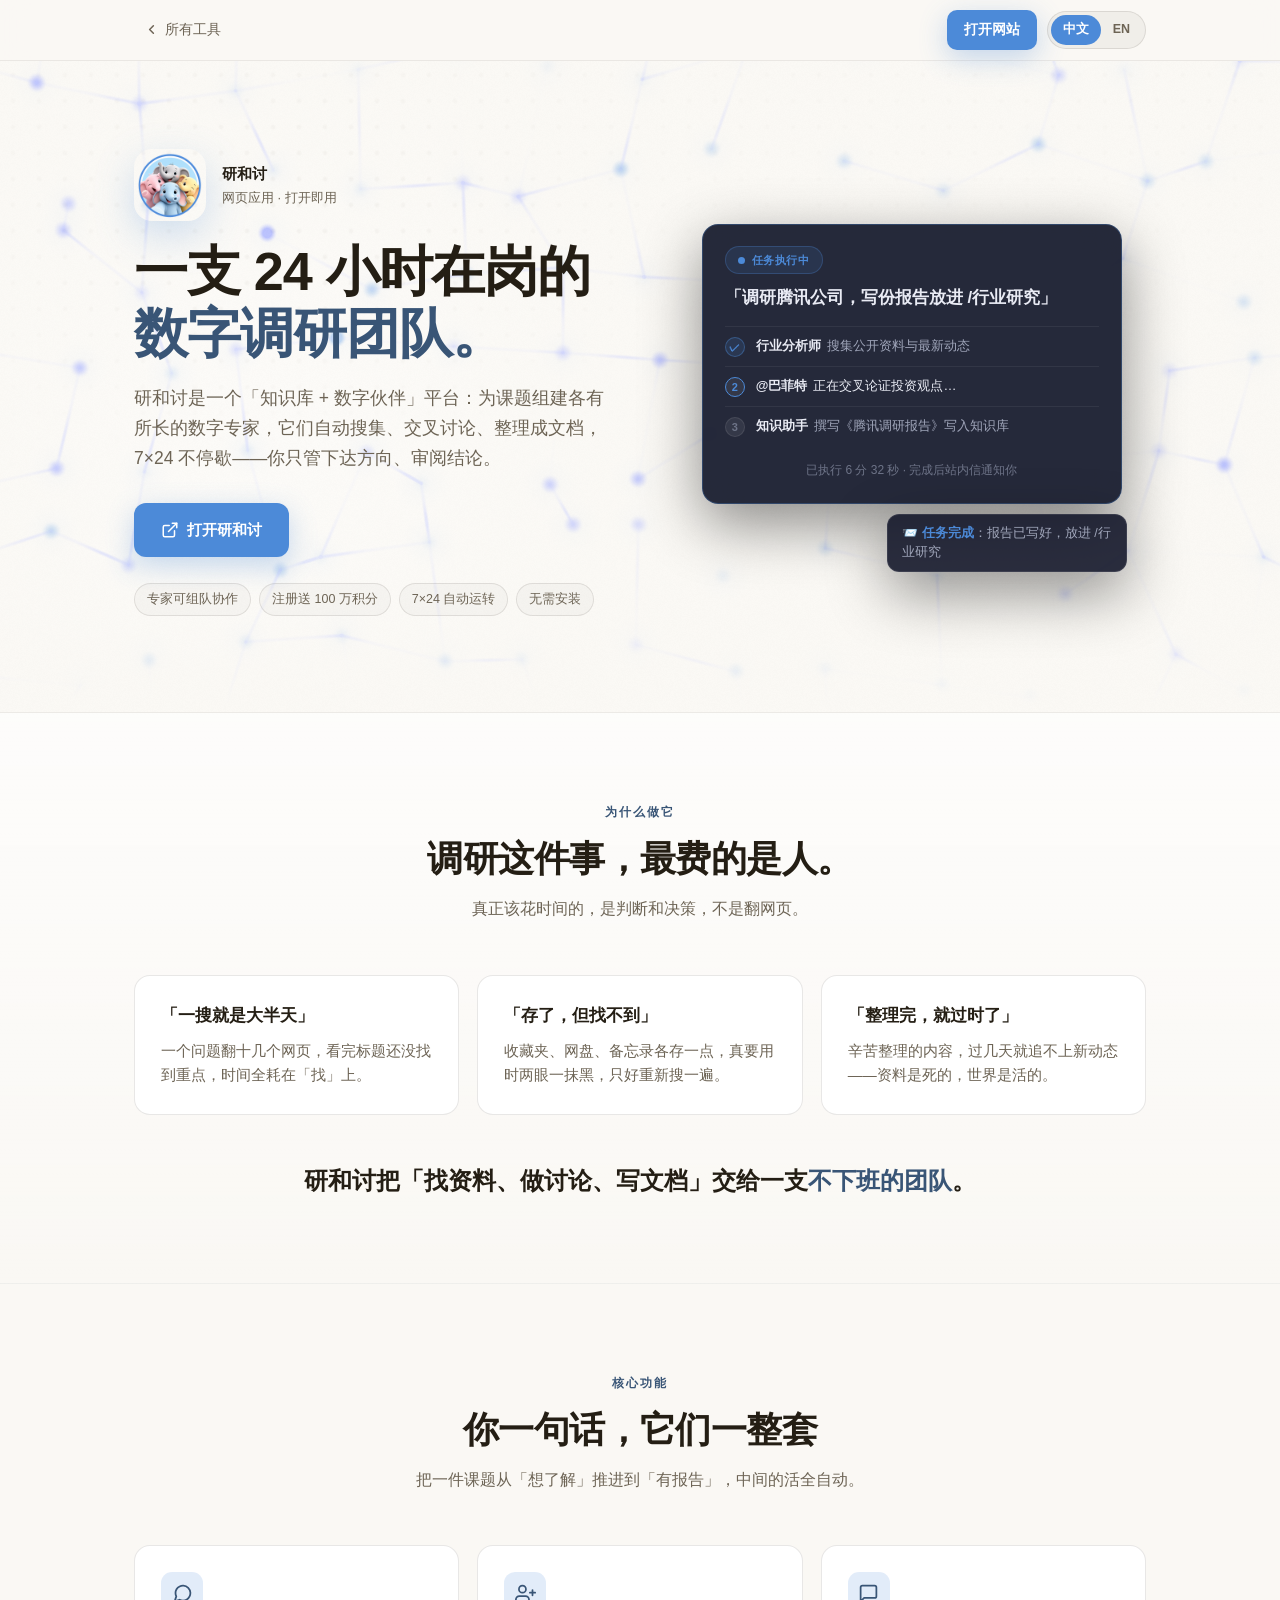
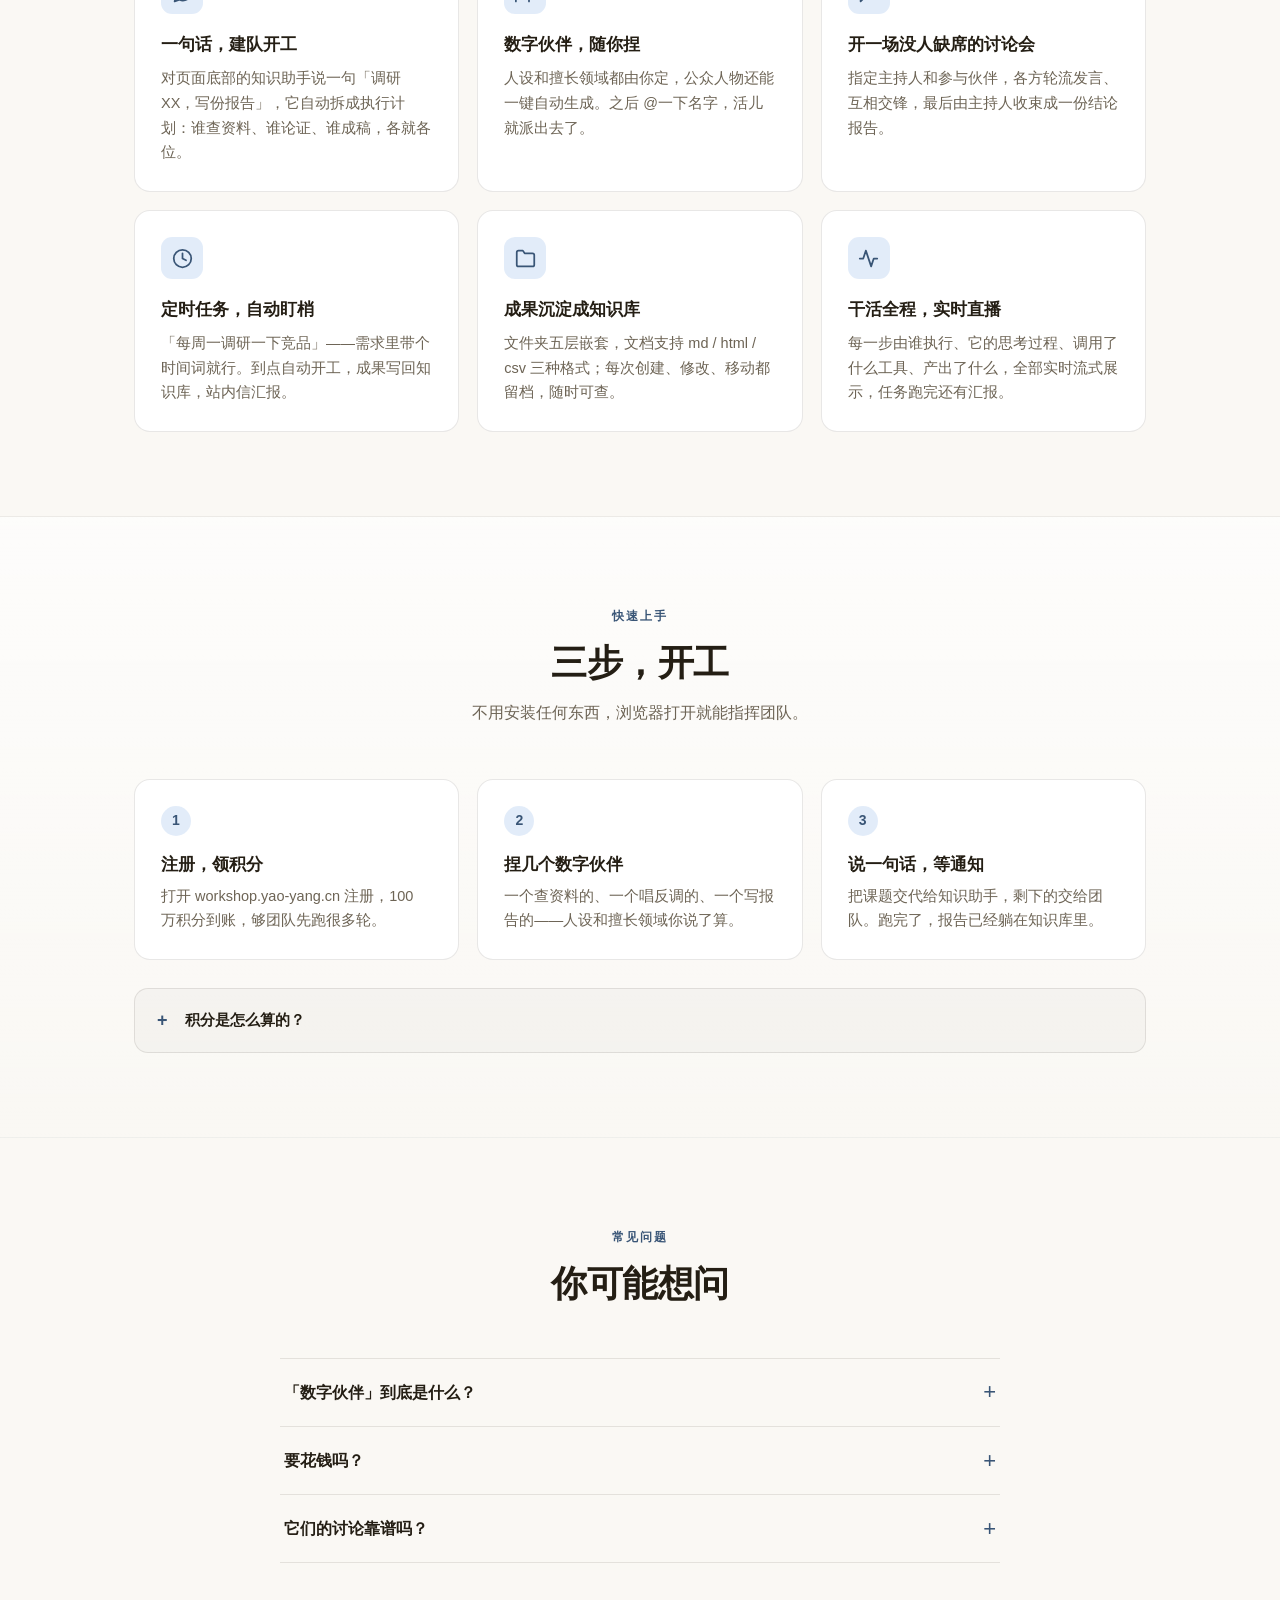
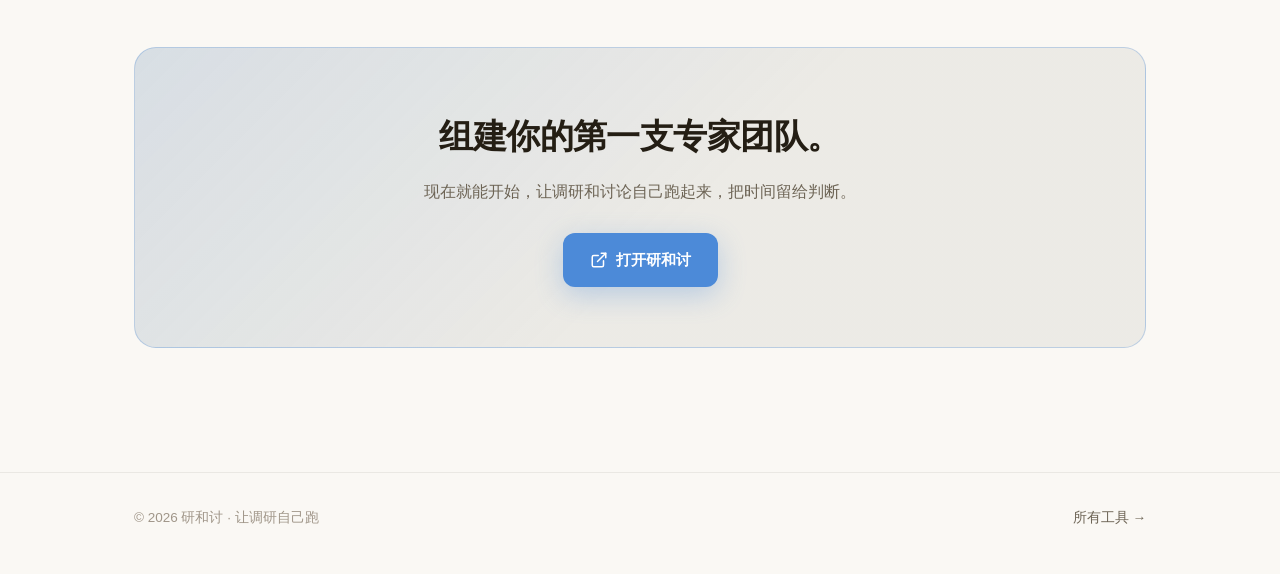
<file: public/tools/research-docs/index.html>
<!DOCTYPE html>
<html lang="zh-CN">
<head>
  <meta charset="UTF-8">
  <meta name="viewport" content="width=device-width, initial-scale=1.0">
  <title data-i18n-zh="研和讨 — 24 小时替你调研和讨论的数字专家团队" data-i18n-en="Yanhetao — a digital research crew that works around the clock">研和讨 — 24 小时替你调研和讨论的数字专家团队</title>
  <meta name="description" data-i18n-zh="研和讨：知识库 + 数字伙伴平台。为课题组建数字专家团队，它们自动调研、交叉讨论、整理成文档，7×24 不停歇。注册即送 100 万积分。" data-i18n-en="Yanhetao: knowledge base + digital crew. Assemble a team of AI experts that researches, debates, and writes it up — around the clock. Sign up and start with 1M credits.">
  <link rel="icon" type="image/png" href="../../assets/img/research-docs.png">
  <link rel="stylesheet" href="../../assets/css/style.css">
  <style>
    /* ===== 任务执行演示（仅本页使用） ===== */
    .rh-task {
      position: absolute;
      top: 56px;
      left: 50%;
      transform: translateX(-50%);
      width: min(420px, 94%);
      background: rgba(19, 23, 42, 0.92);
      border: 1px solid color-mix(in srgb, var(--accent) 30%, transparent);
      border-radius: 16px;
      box-shadow: var(--shadow);
      backdrop-filter: blur(18px);
      -webkit-backdrop-filter: blur(18px);
      padding: 20px 22px 22px;
    }
    .rh-status {
      display: inline-flex;
      align-items: center;
      gap: 7px;
      font-size: 11px;
      font-weight: 700;
      letter-spacing: 0.05em;
      color: var(--accent);
      background: color-mix(in srgb, var(--accent) 12%, transparent);
      border: 1px solid color-mix(in srgb, var(--accent) 28%, transparent);
      border-radius: 999px;
      padding: 4px 12px;
      margin-bottom: 12px;
    }
    .rh-status i {
      width: 7px;
      height: 7px;
      border-radius: 50%;
      background: var(--accent);
      animation: rhpulse 1.6s ease-in-out infinite;
    }
    @keyframes rhpulse {
      0%, 100% { opacity: 1; transform: scale(1); }
      50%      { opacity: .35; transform: scale(.8); }
    }
    .rh-title { font-size: 17px; font-weight: 800; line-height: 1.4; margin-bottom: 16px; }
    .rh-step {
      display: flex;
      align-items: flex-start;
      gap: 11px;
      padding: 9px 0;
      border-top: 1px solid rgba(255, 255, 255, 0.06);
      font-size: 13px;
      line-height: 1.5;
    }
    .rh-mark {
      flex-shrink: 0;
      width: 20px;
      height: 20px;
      border-radius: 50%;
      display: flex;
      align-items: center;
      justify-content: center;
      font-size: 11px;
      font-weight: 800;
      margin-top: 1px;
      background: rgba(255, 255, 255, 0.07);
      color: var(--faint);
      border: 1px solid var(--border);
    }
    .rh-step.done .rh-mark {
      color: var(--accent);
      background: color-mix(in srgb, var(--accent) 15%, transparent);
      border-color: color-mix(in srgb, var(--accent) 40%, transparent);
    }
    .rh-step.doing .rh-mark {
      color: var(--accent);
      border-color: var(--accent);
      animation: rhpulse 1.6s ease-in-out infinite;
    }
    .rh-who { font-weight: 700; color: var(--text); margin-right: 6px; }
    .rh-what { color: var(--muted); }
    .rh-step.doing .rh-what { color: var(--text); }
    .rh-timer {
      margin-top: 14px;
      font-size: 12px;
      color: var(--faint);
      font-variant-numeric: tabular-nums;
      text-align: center;
    }
    .rh-mail {
      position: absolute;
      right: 4%;
      bottom: 6%;
      max-width: 240px;
      font-size: 12.5px;
      line-height: 1.5;
      color: var(--muted);
      background: rgba(19, 23, 42, 0.9);
      border: 1px solid var(--border);
      border-radius: 12px;
      padding: 9px 14px;
      box-shadow: var(--shadow);
      animation: rhdrift 3.6s ease-in-out infinite;
    }
    .rh-mail strong { color: var(--accent); }
    @keyframes rhdrift {
      0%, 100% { transform: translateY(0); }
      50%      { transform: translateY(-6px); }
    }
    @media (max-width: 560px) {
      .rh-task { top: 44px; padding: 16px 16px 18px; }
      .rh-mail { display: none; }
    }
  </style>
</head>
<body style="--accent: #4c8ad8; --btn-text: #ffffff;">

  <header class="site-header">
    <div class="container nav">
      <a class="back-link" href="../../">
        <svg width="15" height="15" viewBox="0 0 24 24" fill="none" stroke="currentColor" stroke-width="2.4" stroke-linecap="round" stroke-linejoin="round" aria-hidden="true"><polyline points="15 18 9 12 15 6"/></svg>
        <span data-i18n-zh="所有工具" data-i18n-en="All tools">所有工具</span>
      </a>
      <div class="nav-right">
        <a class="btn btn-primary btn-sm" href="https://workshop.yao-yang.cn/" target="_blank" rel="noopener"
           data-i18n-zh="打开网站" data-i18n-en="Open site">打开网站</a>
        <div class="lang-switch" role="group" aria-label="Language">
          <button type="button" data-lang="zh" aria-pressed="true">中文</button>
          <button type="button" data-lang="en" aria-pressed="false">EN</button>
        </div>
      </div>
    </div>
  </header>

  <main>

    <!-- ============ Hero ============ -->
    <section class="hero">
      <canvas id="hero-gl" aria-hidden="true"
              data-mode="net" data-speed="0.85" data-colors="#4c8ad8,#8fb8e8,#8a97ff"></canvas>
      <div class="container hero-inner">

        <div class="hero-copy">
          <div class="hero-app">
            <img src="../../assets/img/research-docs.png" alt="研和讨">
            <div>
              <div class="hero-app-name" data-i18n-zh="研和讨" data-i18n-en="Yanhetao">研和讨</div>
              <div class="hero-app-cat" data-i18n-zh="网页应用 · 打开即用" data-i18n-en="Web app · Right in your browser">网页应用 · 打开即用</div>
            </div>
          </div>
          <h1 class="hero-title"
              data-i18n-zh="一支 24 小时在岗的<br><em>数字调研团队。</em>"
              data-i18n-en="A research crew that works<br><em>around the clock.</em>">一支 24 小时在岗的<br><em>数字调研团队。</em></h1>
          <p class="hero-sub"
             data-i18n-zh="研和讨是一个「知识库 + 数字伙伴」平台：为课题组建各有所长的数字专家，它们自动搜集、交叉讨论、整理成文档，7×24 不停歇——你只管下达方向、审阅结论。"
             data-i18n-en="Yanhetao is a knowledge base with a built-in crew: assemble AI experts for each project, and they research, cross-examine, and write it all up — 24/7. You set the direction and review the conclusions.">研和讨是一个「知识库 + 数字伙伴」平台：为课题组建各有所长的数字专家，它们自动搜集、交叉讨论、整理成文档，7×24 不停歇——你只管下达方向、审阅结论。</p>
          <div class="hero-ctas">
            <a class="btn btn-primary" href="https://workshop.yao-yang.cn/" target="_blank" rel="noopener">
              <svg viewBox="0 0 24 24" fill="none" stroke="currentColor" stroke-width="2" stroke-linecap="round" stroke-linejoin="round" aria-hidden="true"><path d="M18 13v6a2 2 0 0 1-2 2H5a2 2 0 0 1-2-2V8a2 2 0 0 1 2-2h6"/><polyline points="15 3 21 3 21 9"/><line x1="10" y1="14" x2="21" y2="3"/></svg>
              <span data-i18n-zh="打开研和讨" data-i18n-en="Open Yanhetao">打开研和讨</span>
            </a>
          </div>
          <div class="facts">
            <span class="fact" data-i18n-zh="专家可组队协作" data-i18n-en="Experts team up">专家可组队协作</span>
            <span class="fact" data-i18n-zh="注册送 100 万积分" data-i18n-en="1M credits on sign-up">注册送 100 万积分</span>
            <span class="fact" data-i18n-zh="7×24 自动运转" data-i18n-en="Runs 24/7">7×24 自动运转</span>
            <span class="fact" data-i18n-zh="无需安装" data-i18n-en="No install needed">无需安装</span>
          </div>
        </div>

        <!-- 任务执行演示（纯装饰） -->
        <div class="mock" aria-hidden="true">
          <div class="rh-task">
            <span class="rh-status"><i></i><span data-i18n-zh="任务执行中" data-i18n-en="TASK RUNNING">任务执行中</span></span>
            <div class="rh-title" data-i18n-zh="「调研腾讯公司，写份报告放进 /行业研究」" data-i18n-en="&ldquo;Research Tencent, drop the report into /Industry&rdquo;">「调研腾讯公司，写份报告放进 /行业研究」</div>
            <div class="rh-step done">
              <span class="rh-mark">✓</span>
              <span><span class="rh-who" data-i18n-zh="行业分析师" data-i18n-en="Industry Analyst">行业分析师</span><span class="rh-what" data-i18n-zh="搜集公开资料与最新动态" data-i18n-en="gathered public filings and news">搜集公开资料与最新动态</span></span>
            </div>
            <div class="rh-step doing">
              <span class="rh-mark">2</span>
              <span><span class="rh-who">@巴菲特</span><span class="rh-what" data-i18n-zh="正在交叉论证投资观点…" data-i18n-en="is cross-examining the thesis…">正在交叉论证投资观点…</span></span>
            </div>
            <div class="rh-step">
              <span class="rh-mark">3</span>
              <span><span class="rh-who" data-i18n-zh="知识助手" data-i18n-en="Assistant">知识助手</span><span class="rh-what" data-i18n-zh="撰写《腾讯调研报告》写入知识库" data-i18n-en="will write the report into the knowledge base">撰写《腾讯调研报告》写入知识库</span></span>
            </div>
            <div class="rh-timer" data-i18n-zh="已执行 6 分 32 秒 · 完成后站内信通知你" data-i18n-en="6m 32s elapsed · you'll get a message when it's done">已执行 6 分 32 秒 · 完成后站内信通知你</div>
          </div>
          <span class="rh-mail" data-i18n-zh="📨 <strong>任务完成</strong>：报告已写好，放进 /行业研究" data-i18n-en="📨 <strong>Done</strong>: report written into /Industry">📨 <strong>任务完成</strong>：报告已写好，放进 /行业研究</span>
        </div>

      </div>
    </section>

    <!-- ============ 为什么 ============ -->
    <section class="section section-alt">
      <div class="container">
        <div class="section-head">
          <span class="kicker" data-i18n-zh="为什么做它" data-i18n-en="WHY">为什么做它</span>
          <h2 class="section-title"
              data-i18n-zh="调研这件事，最费的是人。" data-i18n-en="Research is expensive — for you.">调研这件事，最费的是人。</h2>
          <p class="section-sub"
             data-i18n-zh="真正该花时间的，是判断和决策，不是翻网页。"
             data-i18n-en="Your judgment is the valuable part — not the tab-hopping.">真正该花时间的，是判断和决策，不是翻网页。</p>
        </div>

        <div class="pain-grid">
          <div class="pain-card">
            <h3 data-i18n-zh="「一搜就是大半天」" data-i18n-en="&ldquo;Half a day, one question&rdquo;">「一搜就是大半天」</h3>
            <p data-i18n-zh="一个问题翻十几个网页，看完标题还没找到重点，时间全耗在「找」上。"
               data-i18n-en="A dozen tabs deep and still no answer — most of the time goes into the searching, not the thinking.">一个问题翻十几个网页，看完标题还没找到重点，时间全耗在「找」上。</p>
          </div>
          <div class="pain-card">
            <h3 data-i18n-zh="「存了，但找不到」" data-i18n-en="&ldquo;Saved it. Somewhere.&rdquo;">「存了，但找不到」</h3>
            <p data-i18n-zh="收藏夹、网盘、备忘录各存一点，真要用时两眼一抹黑，只好重新搜一遍。"
               data-i18n-en="Bookmarks here, notes there, cloud drive everywhere — and when you need it, you start over.">收藏夹、网盘、备忘录各存一点，真要用时两眼一抹黑，只好重新搜一遍。</p>
          </div>
          <div class="pain-card">
            <h3 data-i18n-zh="「整理完，就过时了」" data-i18n-en="&ldquo;Up to date. Until Tuesday.&rdquo;">「整理完，就过时了」</h3>
            <p data-i18n-zh="辛苦整理的内容，过几天就追不上新动态——资料是死的，世界是活的。"
               data-i18n-en="The moment your write-up is done, the world moves on. Static notes, dynamic world.">辛苦整理的内容，过几天就追不上新动态——资料是死的，世界是活的。</p>
          </div>
        </div>

        <p class="pain-transition"
           data-i18n-zh="研和讨把「找资料、做讨论、写文档」交给一支<em>不下班的团队</em>。"
           data-i18n-en="Yanhetao hands the digging, debating, and writing to a crew that <em>never clocks out</em>.">研和讨把「找资料、做讨论、写文档」交给一支<em>不下班的团队</em>。</p>
      </div>
    </section>

    <!-- ============ 核心功能 ============ -->
    <section class="section">
      <div class="container">
        <div class="section-head">
          <span class="kicker" data-i18n-zh="核心功能" data-i18n-en="FEATURES">核心功能</span>
          <h2 class="section-title"
              data-i18n-zh="你一句话，它们一整套" data-i18n-en="One sentence from you, a whole system behind it">你一句话，它们一整套</h2>
          <p class="section-sub"
             data-i18n-zh="把一件课题从「想了解」推进到「有报告」，中间的活全自动。"
             data-i18n-en="From &ldquo;I should look into this&rdquo; to &ldquo;here's the report&rdquo; — everything in between is automated.">把一件课题从「想了解」推进到「有报告」，中间的活全自动。</p>
        </div>

        <div class="feature-grid">
          <div class="feature-card">
            <div class="feature-icon">
              <svg viewBox="0 0 24 24" fill="none" stroke="currentColor" stroke-width="2" stroke-linecap="round" stroke-linejoin="round" aria-hidden="true"><path d="M21 11.5a8.38 8.38 0 0 1-.9 3.8 8.5 8.5 0 0 1-7.6 4.7 8.38 8.38 0 0 1-3.8-.9L3 21l1.9-5.7a8.38 8.38 0 0 1-.9-3.8 8.5 8.5 0 0 1 4.7-7.6 8.38 8.38 0 0 1 3.8-.9h.5a8.48 8.48 0 0 1 8 8v.5z"/></svg>
            </div>
            <h3 data-i18n-zh="一句话，建队开工" data-i18n-en="One line, team assembled">一句话，建队开工</h3>
            <p data-i18n-zh="对页面底部的知识助手说一句「调研 XX，写份报告」，它自动拆成执行计划：谁查资料、谁论证、谁成稿，各就各位。"
               data-i18n-en="Tell the built-in assistant &ldquo;research X, write it up&rdquo; — it splits the job into a plan: who digs, who debates, who writes. Everyone takes a post.">对页面底部的知识助手说一句「调研 XX，写份报告」，它自动拆成执行计划：谁查资料、谁论证、谁成稿，各就各位。</p>
          </div>

          <div class="feature-card">
            <div class="feature-icon">
              <svg viewBox="0 0 24 24" fill="none" stroke="currentColor" stroke-width="2" stroke-linecap="round" stroke-linejoin="round" aria-hidden="true"><path d="M16 21v-2a4 4 0 0 0-4-4H5a4 4 0 0 0-4 4v2"/><circle cx="8.5" cy="7" r="4"/><line x1="20" y1="8" x2="20" y2="14"/><line x1="23" y1="11" x2="17" y2="11"/></svg>
            </div>
            <h3 data-i18n-zh="数字伙伴，随你捏" data-i18n-en="Crew members, made to order">数字伙伴，随你捏</h3>
            <p data-i18n-zh="人设和擅长领域都由你定，公众人物还能一键自动生成。之后 @一下名字，活儿就派出去了。"
               data-i18n-en="Define each member's persona and specialty yourself — famous figures get auto-filled. Then just @ them to hand over work.">人设和擅长领域都由你定，公众人物还能一键自动生成。之后 @一下名字，活儿就派出去了。</p>
          </div>

          <div class="feature-card">
            <div class="feature-icon">
              <svg viewBox="0 0 24 24" fill="none" stroke="currentColor" stroke-width="2" stroke-linecap="round" stroke-linejoin="round" aria-hidden="true"><path d="M21 15a2 2 0 0 1-2 2H7l-4 4V5a2 2 0 0 1 2-2h14a2 2 0 0 1 2 2z"/></svg>
            </div>
            <h3 data-i18n-zh="开一场没人缺席的讨论会" data-i18n-en="Meetings where nobody zones out">开一场没人缺席的讨论会</h3>
            <p data-i18n-zh="指定主持人和参与伙伴，各方轮流发言、互相交锋，最后由主持人收束成一份结论报告。"
               data-i18n-en="Name a chair and the participants: each speaks in turn, challenges the others, and the chair wraps it into one conclusion.">指定主持人和参与伙伴，各方轮流发言、互相交锋，最后由主持人收束成一份结论报告。</p>
          </div>

          <div class="feature-card">
            <div class="feature-icon">
              <svg viewBox="0 0 24 24" fill="none" stroke="currentColor" stroke-width="2" stroke-linecap="round" stroke-linejoin="round" aria-hidden="true"><circle cx="12" cy="12" r="10"/><polyline points="12 6 12 12 16 14"/></svg>
            </div>
            <h3 data-i18n-zh="定时任务，自动盯梢" data-i18n-en="On a schedule, forever">定时任务，自动盯梢</h3>
            <p data-i18n-zh="「每周一调研一下竞品」——需求里带个时间词就行。到点自动开工，成果写回知识库，站内信汇报。"
               data-i18n-en="&ldquo;Check my competitors every Monday&rdquo; — put a time in the sentence and it becomes a recurring job. Results land in your knowledge base, with a message to report.">「每周一调研一下竞品」——需求里带个时间词就行。到点自动开工，成果写回知识库，站内信汇报。</p>
          </div>

          <div class="feature-card">
            <div class="feature-icon">
              <svg viewBox="0 0 24 24" fill="none" stroke="currentColor" stroke-width="2" stroke-linecap="round" stroke-linejoin="round" aria-hidden="true"><path d="M22 19a2 2 0 0 1-2 2H4a2 2 0 0 1-2-2V5a2 2 0 0 1 2-2h5l2 3h9a2 2 0 0 1 2 2z"/></svg>
            </div>
            <h3 data-i18n-zh="成果沉淀成知识库" data-i18n-en="Everything lands in your base">成果沉淀成知识库</h3>
            <p data-i18n-zh="文件夹五层嵌套，文档支持 md / html / csv 三种格式；每次创建、修改、移动都留档，随时可查。"
               data-i18n-en="Five levels of folders, documents in md / html / csv, and a full history of every change — nothing gets lost.">文件夹五层嵌套，文档支持 md / html / csv 三种格式；每次创建、修改、移动都留档，随时可查。</p>
          </div>

          <div class="feature-card">
            <div class="feature-icon">
              <svg viewBox="0 0 24 24" fill="none" stroke="currentColor" stroke-width="2" stroke-linecap="round" stroke-linejoin="round" aria-hidden="true"><polyline points="22 12 18 12 15 21 9 3 6 12 2 12"/></svg>
            </div>
            <h3 data-i18n-zh="干活全程，实时直播" data-i18n-en="Watch them work, live">干活全程，实时直播</h3>
            <p data-i18n-zh="每一步由谁执行、它的思考过程、调用了什么工具、产出了什么，全部实时流式展示，任务跑完还有汇报。"
               data-i18n-en="Every step streams live: who's on it, what it's thinking, which tools it used. When the task ends, the report lands in your inbox.">每一步由谁执行、它的思考过程、调用了什么工具、产出了什么，全部实时流式展示，任务跑完还有汇报。</p>
          </div>
        </div>
      </div>
    </section>

    <!-- ============ 三步上手 ============ -->
    <section class="section section-alt">
      <div class="container">
        <div class="section-head">
          <span class="kicker" data-i18n-zh="快速上手" data-i18n-en="GET STARTED">快速上手</span>
          <h2 class="section-title"
              data-i18n-zh="三步，开工" data-i18n-en="Up and running in three steps">三步，开工</h2>
          <p class="section-sub"
             data-i18n-zh="不用安装任何东西，浏览器打开就能指挥团队。"
             data-i18n-en="Nothing to install — open a browser and start delegating.">不用安装任何东西，浏览器打开就能指挥团队。</p>
        </div>

        <div class="steps">
          <div class="step">
            <div class="step-num">1</div>
            <h3 data-i18n-zh="注册，领积分" data-i18n-en="Sign up, grab credits">注册，领积分</h3>
            <p data-i18n-zh="打开 workshop.yao-yang.cn 注册，100 万积分到账，够团队先跑很多轮。"
               data-i18n-en="Open workshop.yao-yang.cn, sign up, and start with 1,000,000 credits — plenty of runway.">打开 workshop.yao-yang.cn 注册，100 万积分到账，够团队先跑很多轮。</p>
          </div>
          <div class="step">
            <div class="step-num">2</div>
            <h3 data-i18n-zh="捏几个数字伙伴" data-i18n-en="Assemble your crew">捏几个数字伙伴</h3>
            <p data-i18n-zh="一个查资料的、一个唱反调的、一个写报告的——人设和擅长领域你说了算。"
               data-i18n-en="A researcher, a devil's advocate, a writer — you define who they are and what they're good at.">一个查资料的、一个唱反调的、一个写报告的——人设和擅长领域你说了算。</p>
          </div>
          <div class="step">
            <div class="step-num">3</div>
            <h3 data-i18n-zh="说一句话，等通知" data-i18n-en="Say the word, wait for the ping">说一句话，等通知</h3>
            <p data-i18n-zh="把课题交代给知识助手，剩下的交给团队。跑完了，报告已经躺在知识库里。"
               data-i18n-en="Brief the assistant, then let the crew run. When it's done, the report is already in your knowledge base.">把课题交代给知识助手，剩下的交给团队。跑完了，报告已经躺在知识库里。</p>
          </div>
        </div>

        <details class="note">
          <summary data-i18n-zh="积分是怎么算的？" data-i18n-en="How do credits work?">积分是怎么算的？</summary>
          <div class="note-body">
            <p data-i18n-zh="积分只在 AI 干活时消耗（按用量折算，约 100 token 记 1 积分），注册即送 100 万。浏览知识库、阅读报告、安排任务都不消耗。"
               data-i18n-en="Credits are only spent when the AI actually works (roughly 100 tokens = 1 credit), and you start with 1,000,000. Browsing, reading reports, and scheduling tasks cost nothing.">积分只在 AI 干活时消耗（按用量折算，约 100 token 记 1 积分），注册即送 100 万。浏览知识库、阅读报告、安排任务都不消耗。</p>
          </div>
        </details>
      </div>
    </section>

    <!-- ============ FAQ ============ -->
    <section class="section">
      <div class="container">
        <div class="section-head">
          <span class="kicker" data-i18n-zh="常见问题" data-i18n-en="FAQ">常见问题</span>
          <h2 class="section-title"
              data-i18n-zh="你可能想问" data-i18n-en="You might be wondering">你可能想问</h2>
        </div>

        <div class="faq">
          <details>
            <summary data-i18n-zh="「数字伙伴」到底是什么？" data-i18n-en="What exactly is a &ldquo;digital companion&rdquo;?">「数字伙伴」到底是什么？</summary>
            <p class="faq-a"
               data-i18n-zh="可以理解成你的虚拟员工：有名字、有人设、有擅长的领域。@它就干活，还能组队协作、开会讨论，甚至让「巴菲特」来帮你论证投资观点。"
               data-i18n-en="Think of them as virtual teammates: a name, a persona, a specialty. @ them and they work — solo, in teams, or in debates. You can even have &ldquo;Buffett&rdquo; stress-test an investment thesis.">可以理解成你的虚拟员工：有名字、有人设、有擅长的领域。@它就干活，还能组队协作、开会讨论，甚至让「巴菲特」来帮你论证投资观点。</p>
          </details>
          <details>
            <summary data-i18n-zh="要花钱吗？" data-i18n-en="Does it cost money?">要花钱吗？</summary>
            <p class="faq-a"
               data-i18n-zh="注册即送 100 万积分，AI 执行任务时按用量消耗；逛知识库、读报告、安排任务统统不扣。"
               data-i18n-en="Sign-up comes with 1,000,000 credits, consumed only when AI runs tasks. Browsing the knowledge base, reading reports, and scheduling tasks cost nothing.">注册即送 100 万积分，AI 执行任务时按用量消耗；逛知识库、读报告、安排任务统统不扣。</p>
          </details>
          <details>
            <summary data-i18n-zh="它们的讨论靠谱吗？" data-i18n-en="Can I trust their debates?">它们的讨论靠谱吗？</summary>
            <p class="faq-a"
               data-i18n-zh="讨论只看事实和逻辑，不被立场和利害关系绑架；观点交叉论证，结论由你审阅把关——AI 负责跑腿，拍板的永远是你。"
               data-i18n-en="The debates stick to facts and logic — no agendas, no hurt feelings. Views get cross-examined, and you make the final call: AI does the legwork, you sign off.">讨论只看事实和逻辑，不被立场和利害关系绑架；观点交叉论证，结论由你审阅把关——AI 负责跑腿，拍板的永远是你。</p>
          </details>
        </div>
      </div>
    </section>

    <!-- ============ CTA ============ -->
    <section class="section" style="padding-top: 0;">
      <div class="container">
        <div class="cta-band">
          <h2 data-i18n-zh="组建你的第一支专家团队。" data-i18n-en="Assemble your first crew.">组建你的第一支专家团队。</h2>
          <p data-i18n-zh="现在就能开始，让调研和讨论自己跑起来，把时间留给判断。"
             data-i18n-en="Start now — let the research run itself and save your time for judgment.">现在就能开始，让调研和讨论自己跑起来，把时间留给判断。</p>
          <div class="hero-ctas">
            <a class="btn btn-primary" href="https://workshop.yao-yang.cn/" target="_blank" rel="noopener">
              <svg viewBox="0 0 24 24" fill="none" stroke="currentColor" stroke-width="2" stroke-linecap="round" stroke-linejoin="round" aria-hidden="true"><path d="M18 13v6a2 2 0 0 1-2 2H5a2 2 0 0 1-2-2V8a2 2 0 0 1 2-2h6"/><polyline points="15 3 21 3 21 9"/><line x1="10" y1="14" x2="21" y2="3"/></svg>
              <span data-i18n-zh="打开研和讨" data-i18n-en="Open Yanhetao">打开研和讨</span>
            </a>
          </div>
        </div>
      </div>
    </section>

  </main>

  <footer class="site-footer">
    <div class="container footer-inner">
      <span data-i18n-zh="© 2026 研和讨 · 让调研自己跑" data-i18n-en="© 2026 Yanhetao · research that runs itself">© 2026 研和讨 · 让调研自己跑</span>
      <a href="../../" data-i18n-zh="所有工具 →" data-i18n-en="All tools →">所有工具 →</a>
    </div>
  </footer>

  <script src="../../assets/js/i18n.js"></script>
  <script src="../../assets/js/hero-gl.js"></script>
</body>
</html>
</file>
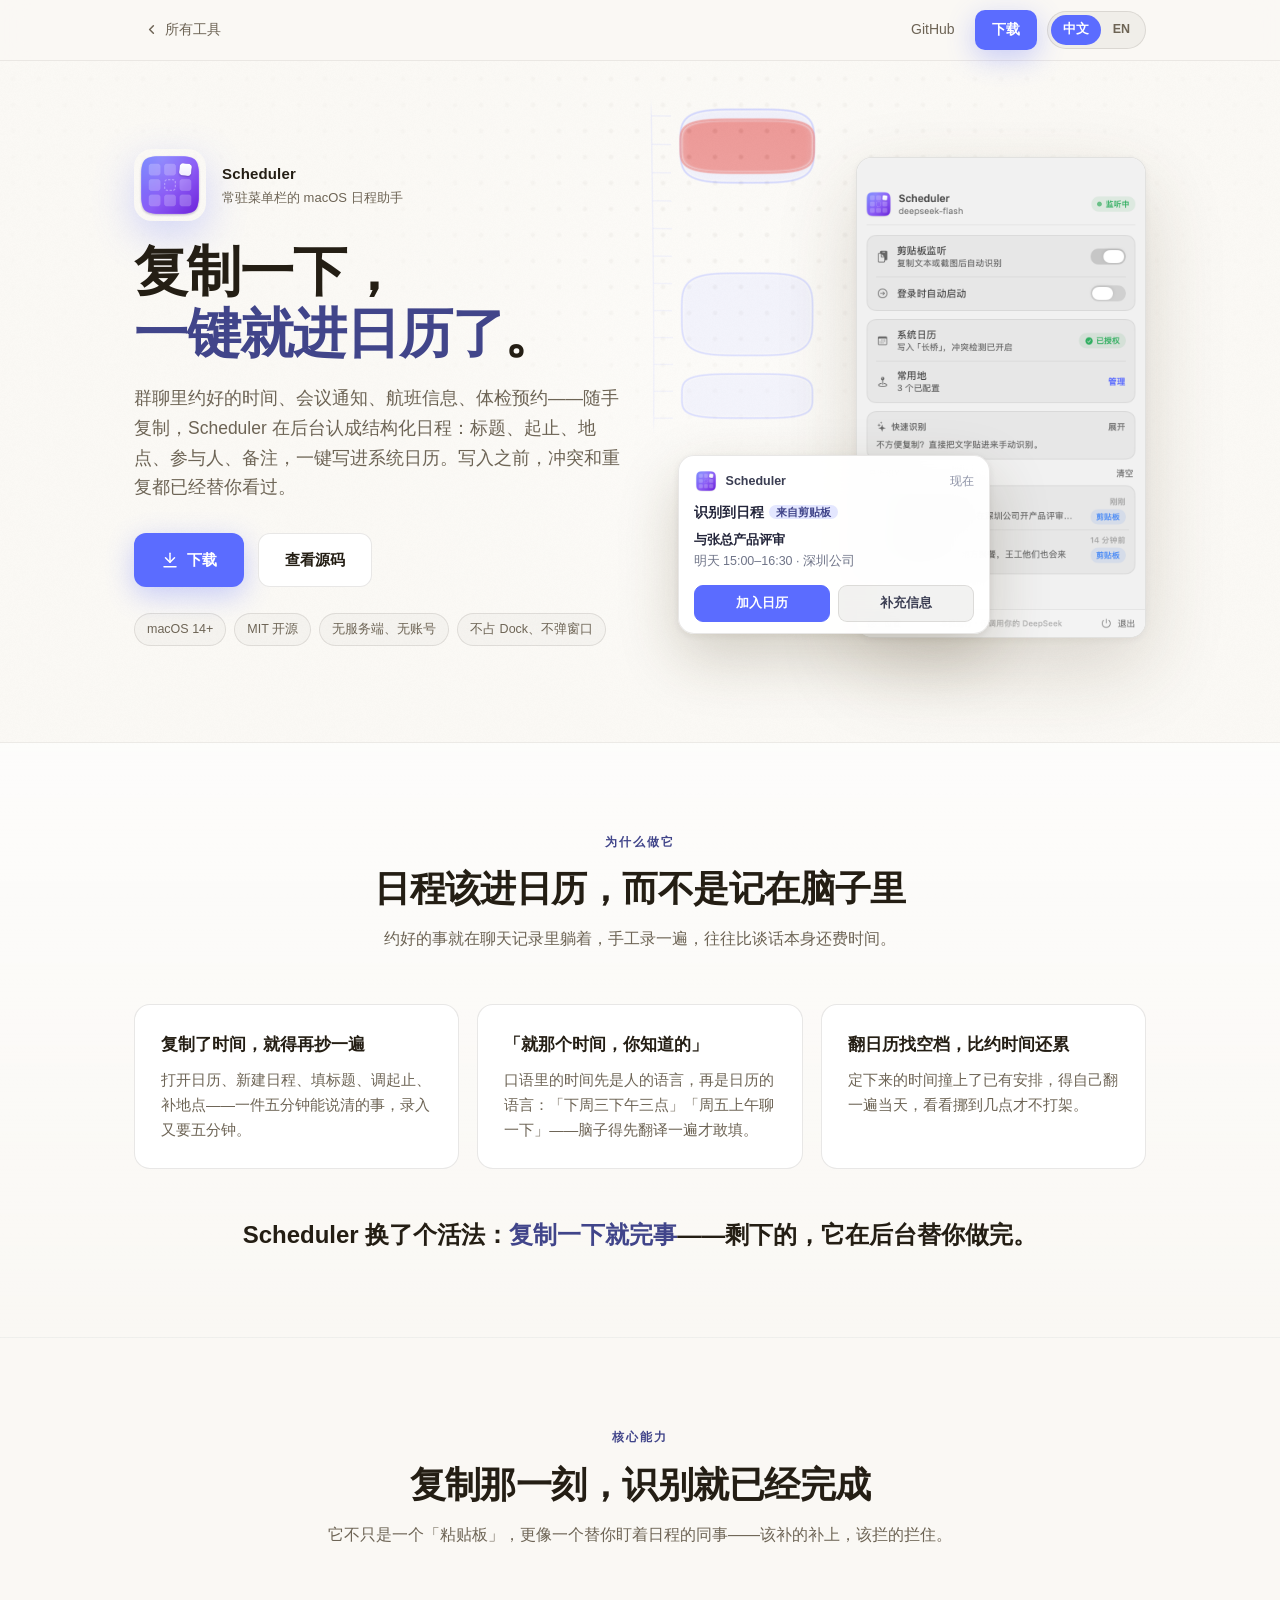
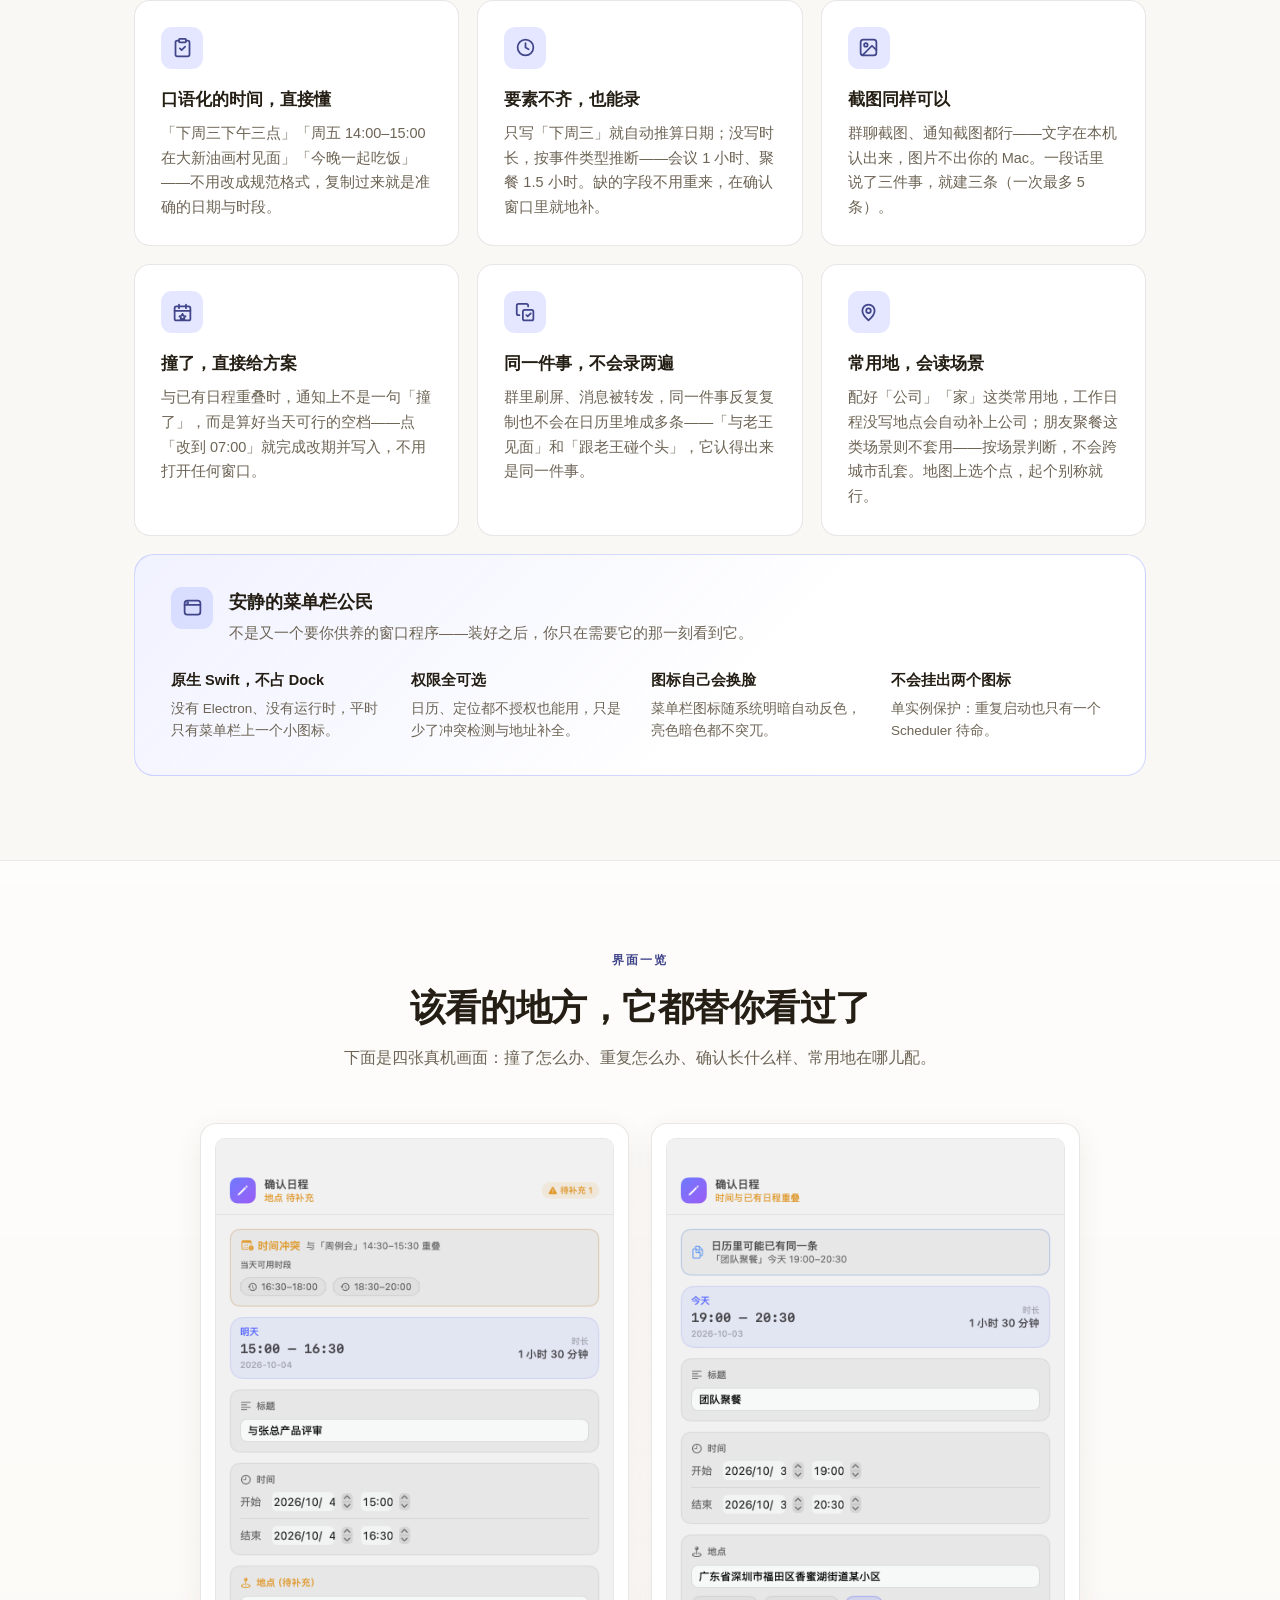
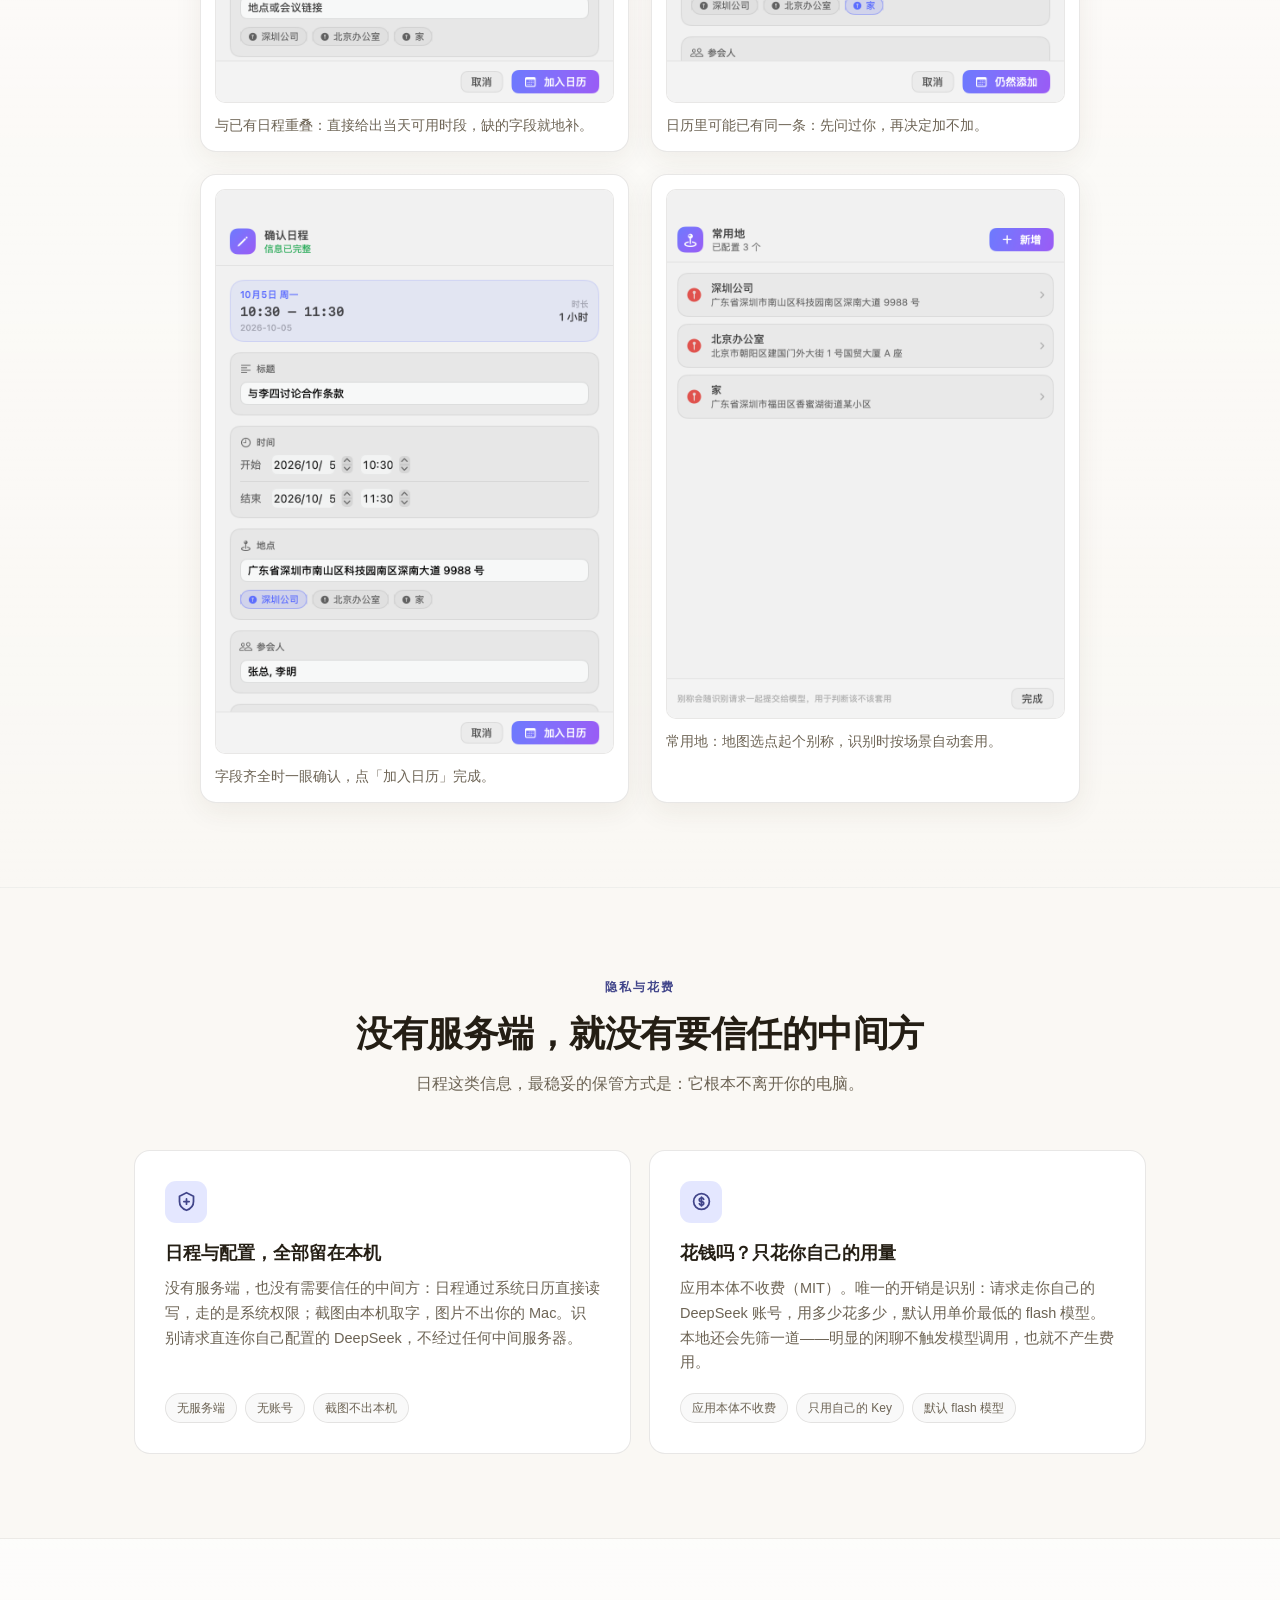
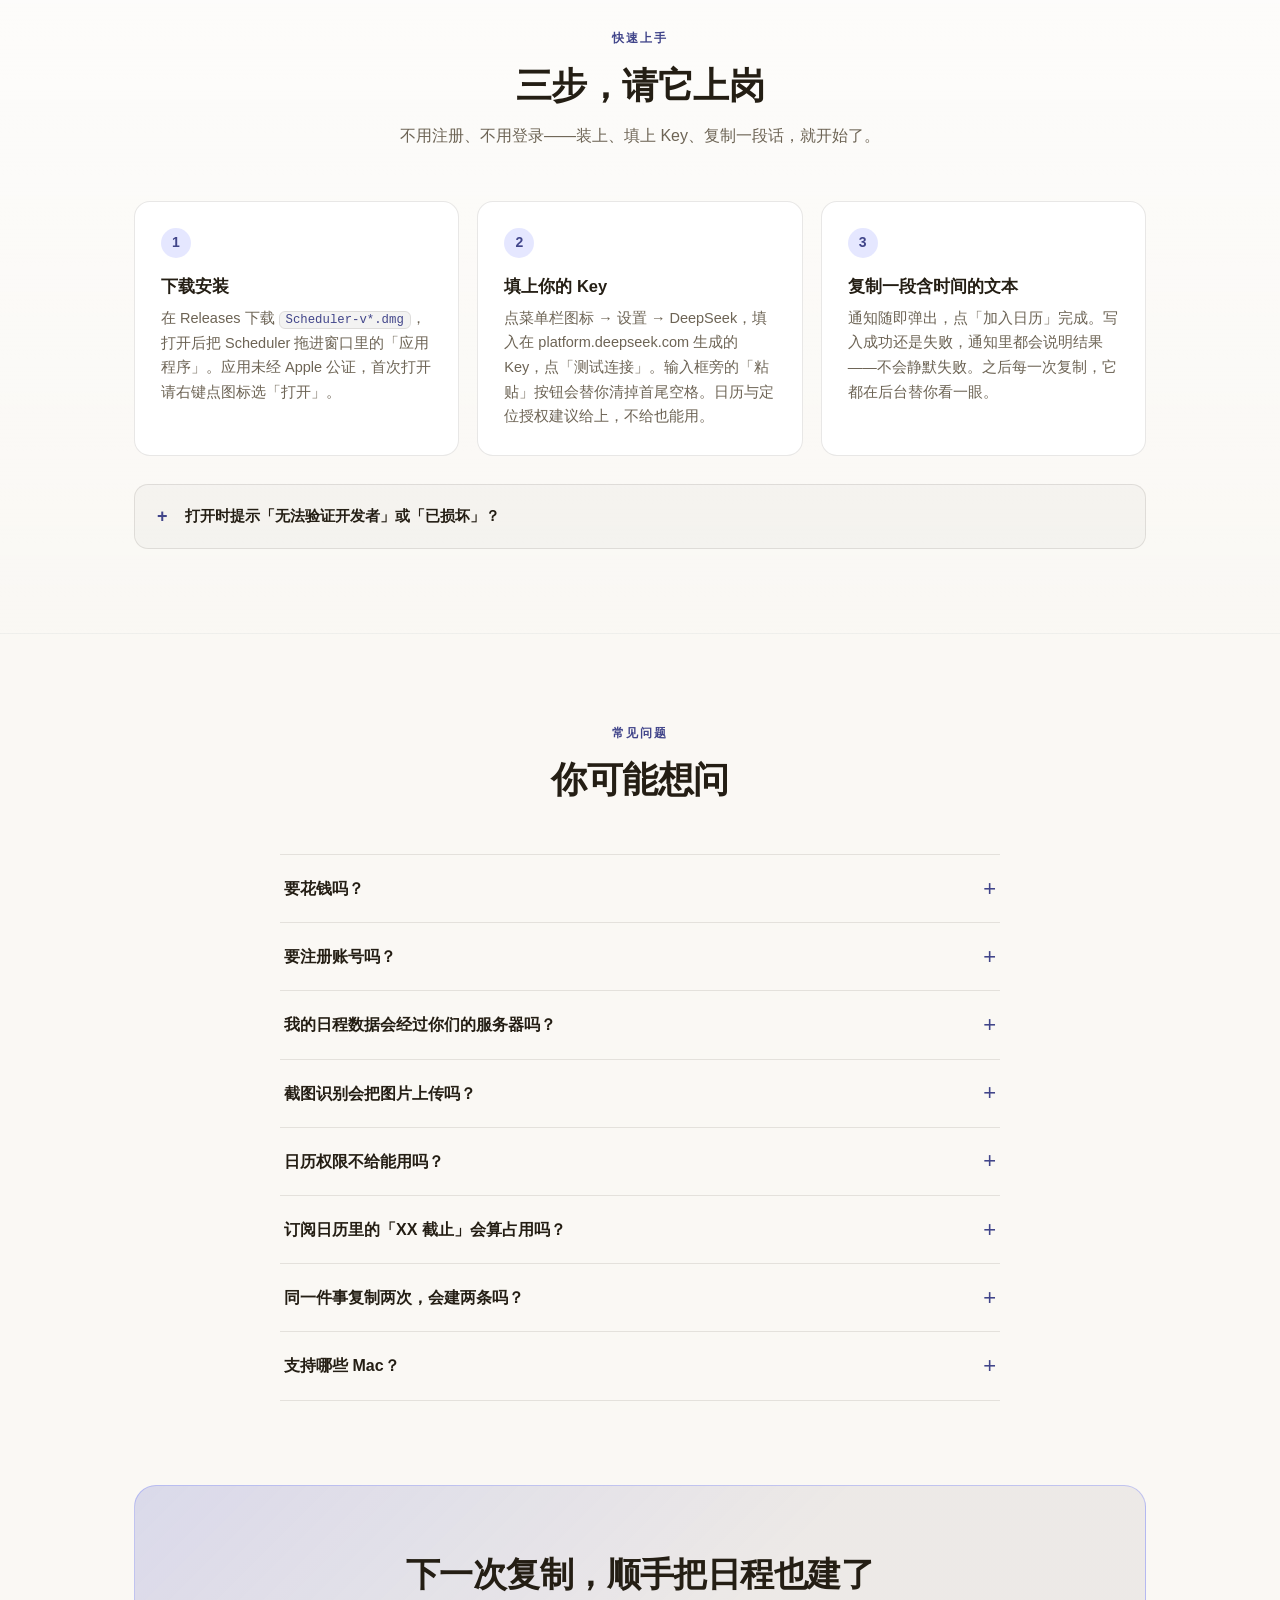
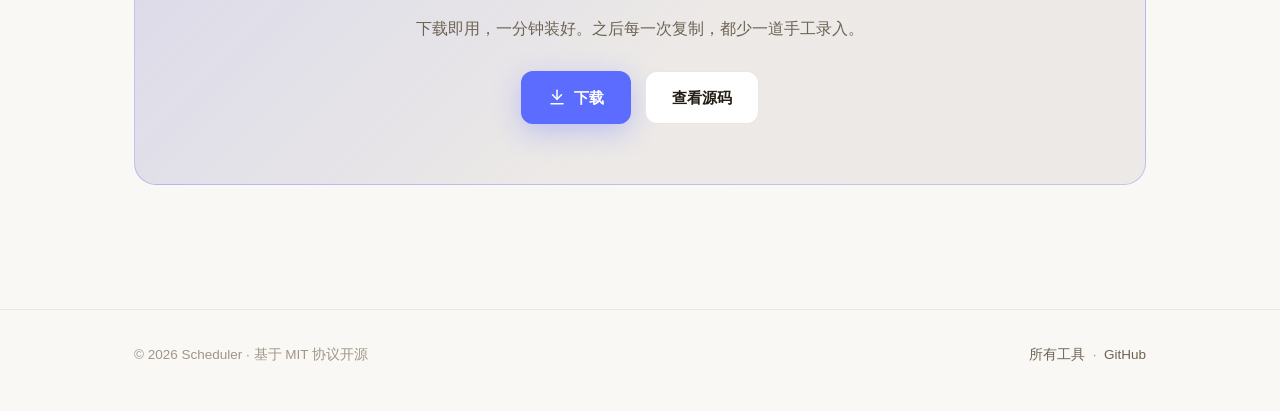
<file: public/tools/scheduler/index.html>
<!DOCTYPE html>
<html lang="zh-CN">
<head>
  <meta charset="UTF-8">
  <meta name="viewport" content="width=device-width, initial-scale=1.0">
  <title data-i18n-zh="Scheduler — 复制一下，一键就进日历" data-i18n-en="Scheduler — copy once, one click to schedule it">Scheduler — 复制一下，一键就进日历</title>
  <meta name="description" data-i18n-zh="常驻菜单栏的 macOS 日程助手：复制一段文字或一张截图，Scheduler 在后台把它认成结构化日程——标题、起止、地点、参与人，一键写进系统日历。写入之前，时间冲突与重复日程都已替你看过。没有服务端、没有账号，识别直连你自己的 DeepSeek。MIT 开源。" data-i18n-en="A macOS scheduling assistant that lives in your menu bar: copy a piece of text or a screenshot, and Scheduler turns it into a structured event in the background — title, start and end, place, attendees — written to your calendar in one click. Conflicts and duplicates are checked before anything is written. No server, no account, and recognition goes straight to your own DeepSeek. MIT open source.">
  <link rel="icon" type="image/png" href="../../assets/img/scheduler.png">
  <link rel="stylesheet" href="../../assets/css/style.css">
  <style>
    /* ===== Scheduler 页专属：真机面板 + 识别通知 + 界面一览 ===== */

    /* -- Hero：菜单栏面板截图（浅色画面套一层相框） -- */
    .sc-panel {
      margin: 0 0 0 auto;
      width: min(292px, 62%);
      border-radius: 16px;
      overflow: hidden;
      border: 1px solid rgba(30, 24, 12, 0.13);
      background: #fff;
      box-shadow: 0 30px 80px rgba(70, 53, 25, 0.18), 0 2px 10px rgba(70, 53, 25, 0.06);
    }
    .sc-panel img { display: block; width: 100%; height: auto; }

    /* -- Hero：识别完成的通知（叠在面板左下角） -- */
    .sc-note {
      position: absolute;
      left: 0;
      bottom: 4px;
      z-index: 2;
      width: min(312px, 74%);
      padding: 13px 15px 11px;
      border-radius: 16px;
      background: rgba(255, 255, 255, 0.95);
      backdrop-filter: blur(16px);
      -webkit-backdrop-filter: blur(16px);
      border: 1px solid rgba(30, 24, 12, 0.1);
      box-shadow: 0 24px 60px rgba(70, 53, 25, 0.22), 0 2px 8px rgba(70, 53, 25, 0.08);
      color: #23253a;
    }
    .sc-note-head { display: flex; align-items: center; gap: 8px; margin-bottom: 9px; }
    .sc-note-head img { width: 24px; height: 24px; border-radius: 7px; flex: none; }
    .sc-note-app { font-size: 12.5px; font-weight: 700; color: #3a3d52; }
    .sc-note-when { margin-left: auto; font-size: 11.5px; color: #8b90a4; }
    .sc-note-title { font-size: 13.5px; font-weight: 800; margin-bottom: 4px; }
    .sc-note-title i {
      font-style: normal;
      font-size: 10.5px;
      font-weight: 700;
      vertical-align: 1px;
      margin-left: 5px;
      padding: 1px 7px;
      border-radius: 999px;
      color: var(--accent-ink);
      background: var(--accent-soft);
    }
    .sc-note-line { font-size: 13px; font-weight: 600; }
    .sc-note-meta { font-size: 12.5px; color: #6f7488; }
    .sc-note-btns { display: flex; gap: 8px; margin-top: 12px; }
    .sc-note-btn {
      flex: 1;
      text-align: center;
      padding: 7px 0;
      border-radius: 9px;
      font-size: 12.5px;
      font-weight: 700;
      color: #3a3d52;
      background: rgba(30, 24, 12, 0.055);
      border: 1px solid rgba(30, 24, 12, 0.1);
    }
    .sc-note-btn.primary { color: #fff; background: var(--accent); border-color: var(--accent); }

    /* -- 安静的菜单栏公民（横带） -- */
    .sc-guard {
      margin-top: 18px;
      padding: 32px 36px;
      border-radius: 20px;
      background:
        linear-gradient(135deg, color-mix(in srgb, var(--accent) 9%, transparent), transparent 62%),
        var(--card);
      border: 1px solid color-mix(in srgb, var(--accent) 26%, transparent);
    }
    .sc-guard-head { display: flex; gap: 16px; align-items: flex-start; margin-bottom: 22px; }
    .sc-guard-ico {
      width: 42px;
      height: 42px;
      border-radius: 11px;
      flex: none;
      background: var(--accent-soft);
      color: var(--accent-ink);
      display: flex;
      align-items: center;
      justify-content: center;
    }
    .sc-guard-ico svg { width: 21px; height: 21px; }
    .sc-guard h3 { font-size: 18px; font-weight: 800; margin-bottom: 4px; }
    .sc-guard-head p { color: var(--muted); font-size: 14.5px; }
    .sc-guard-grid {
      display: grid;
      grid-template-columns: repeat(auto-fit, minmax(190px, 1fr));
      gap: 18px 22px;
    }
    .sc-guard-grid h4 { font-size: 14.5px; font-weight: 700; margin-bottom: 5px; }
    .sc-guard-grid p { color: var(--muted); font-size: 13.5px; }

    /* -- 界面一览：真机截图两列画廊 -- */
    .sc-shots {
      display: grid;
      grid-template-columns: 1fr 1fr;
      gap: 22px;
      max-width: 880px;
      margin: 32px auto 0;
    }
    .sc-shot {
      margin: 0;
      padding: 14px;
      background: var(--card);
      border: 1px solid var(--border);
      border-radius: var(--radius);
      box-shadow: 0 8px 28px rgba(70, 53, 25, 0.07);
    }
    .sc-shot img {
      display: block;
      width: 100%;
      height: auto;
      border-radius: 10px;
      border: 1px solid rgba(30, 24, 12, 0.1);
      background: #fff;
    }
    .sc-shot figcaption { margin-top: 12px; font-size: 13.5px; color: var(--muted); line-height: 1.65; }

    /* -- 隐私 / 花费双卡 -- */
    .sc-split { display: grid; grid-template-columns: 1fr 1fr; gap: 18px; }
    .sc-card {
      display: flex;
      flex-direction: column;
      background: var(--card);
      border: 1px solid var(--border);
      border-radius: var(--radius);
      padding: 30px;
    }
    .sc-card h3 { font-size: 17.5px; font-weight: 800; margin-bottom: 8px; }
    .sc-card > p { color: var(--muted); font-size: 14.5px; margin-bottom: 18px; }
    .sc-card .tags { margin-top: auto; }

    /* -- 行内代码（步骤 / FAQ 里的小字） -- */
    .feature-card code, .faq-a code, .sc-card code, .note-body code, .step code {
      font-family: "SF Mono", ui-monospace, Menlo, Consolas, monospace;
      font-size: 0.85em;
      background: rgba(30, 24, 12, 0.05);
      border: 1px solid var(--border);
      border-radius: 6px;
      padding: 1px 6px;
      color: var(--accent-ink);
      word-break: break-all;
    }
    .note-body p code { display: inline; padding: 2px 7px; font-size: 12.5px; margin-top: 0; }

    @media (max-width: 920px) {
      .sc-split { grid-template-columns: 1fr; }
    }
    @media (max-width: 760px) {
      .sc-shots { grid-template-columns: 1fr; }
    }
    @media (max-width: 600px) {
      /* 窄屏：面板居中，通知压在下沿，不再左右错位 */
      .sc-panel { width: min(300px, 74%); margin: 0 auto; }
      .sc-note { position: static; width: min(330px, 100%); margin: -34px auto 0; }
    }
    @media (max-width: 560px) {
      .sc-guard { padding: 26px 22px; }
      .sc-guard-head { gap: 12px; }
    }
  </style>
</head>
<body style="--accent: #5B6CFF; --btn-text: #fff;">

  <header class="site-header">
    <div class="container nav">
      <a class="back-link" href="../../">
        <svg width="15" height="15" viewBox="0 0 24 24" fill="none" stroke="currentColor" stroke-width="2.4" stroke-linecap="round" stroke-linejoin="round" aria-hidden="true"><polyline points="15 18 9 12 15 6"/></svg>
        <span data-i18n-zh="所有工具" data-i18n-en="All tools">所有工具</span>
      </a>
      <div class="nav-right">
        <a class="nav-link hide-sm" href="https://github.com/smarty-kiki/Scheduler" target="_blank" rel="noopener">GitHub</a>
        <a class="btn btn-primary btn-sm" href="https://github.com/smarty-kiki/Scheduler/releases" target="_blank" rel="noopener"
           data-i18n-zh="下载" data-i18n-en="Download">下载</a>
        <div class="lang-switch" role="group" aria-label="Language">
          <button type="button" data-lang="zh" aria-pressed="true">中文</button>
          <button type="button" data-lang="en" aria-pressed="false">EN</button>
        </div>
      </div>
    </div>
  </header>

  <main>

    <!-- ============ Hero ============ -->
    <section class="hero">
      <canvas id="hero-gl" aria-hidden="true"
              data-mode="slot" data-colors="#5b6cff,#e0524d,#9b5cf6"></canvas>
      <div class="container hero-inner">

        <div class="hero-copy">
          <div class="hero-app">
            <img src="../../assets/img/scheduler.png" alt="Scheduler">
            <div>
              <div class="hero-app-name">Scheduler</div>
              <div class="hero-app-cat" data-i18n-zh="常驻菜单栏的 macOS 日程助手" data-i18n-en="A macOS scheduling assistant that lives in your menu bar">常驻菜单栏的 macOS 日程助手</div>
            </div>
          </div>
          <h1 class="hero-title"
              data-i18n-zh="复制一下，<br><em>一键就进日历了</em>。"
              data-i18n-en="Copy once —<br><em>one click, it's scheduled</em>.">复制一下，<br><em>一键就进日历了</em>。</h1>
          <p class="hero-sub"
             data-i18n-zh="群聊里约好的时间、会议通知、航班信息、体检预约——随手复制，Scheduler 在后台认成结构化日程：标题、起止、地点、参与人、备注，一键写进系统日历。写入之前，冲突和重复都已经替你看过。"
             data-i18n-en="A time agreed in a group chat, a meeting notice, a flight, a check-up — just copy it. Scheduler reads it into a structured event in the background: title, start and end, place, attendees, notes, written to your calendar in one click. And before anything is written, conflicts and duplicates have already been checked.">群聊里约好的时间、会议通知、航班信息、体检预约——随手复制，Scheduler 在后台认成结构化日程：标题、起止、地点、参与人、备注，一键写进系统日历。写入之前，冲突和重复都已经替你看过。</p>
          <div class="hero-ctas">
            <a class="btn btn-primary" href="https://github.com/smarty-kiki/Scheduler/releases" target="_blank" rel="noopener">
              <svg viewBox="0 0 24 24" fill="none" stroke="currentColor" stroke-width="2" stroke-linecap="round" stroke-linejoin="round" aria-hidden="true"><path d="M12 3v12"/><polyline points="6 9 12 15 18 9"/><path d="M4 21h16"/></svg>
              <span data-i18n-zh="下载" data-i18n-en="Download">下载</span>
            </a>
            <a class="btn btn-ghost" href="https://github.com/smarty-kiki/Scheduler" target="_blank" rel="noopener"
               data-i18n-zh="查看源码" data-i18n-en="View source">查看源码</a>
          </div>
          <div class="facts">
            <span class="fact">macOS 14+</span>
            <span class="fact" data-i18n-zh="MIT 开源" data-i18n-en="MIT open source">MIT 开源</span>
            <span class="fact" data-i18n-zh="无服务端、无账号" data-i18n-en="No server, no account">无服务端、无账号</span>
            <span class="fact" data-i18n-zh="不占 Dock、不弹窗口" data-i18n-en="No Dock icon, no windows">不占 Dock、不弹窗口</span>
          </div>
        </div>

        <!-- 真机面板 + 一条「识别到日程」通知（纯装饰） -->
        <div class="mock" aria-hidden="true">
          <figure class="sc-panel">
            <img src="../../assets/img/scheduler-popover.png" alt="">
          </figure>
          <div class="sc-note">
            <div class="sc-note-head">
              <img src="../../assets/img/scheduler.png" alt="">
              <span class="sc-note-app">Scheduler</span>
              <span class="sc-note-when" data-i18n-zh="现在" data-i18n-en="now">现在</span>
            </div>
            <p class="sc-note-title">
              <span data-i18n-zh="识别到日程" data-i18n-en="Schedule detected">识别到日程</span><i data-i18n-zh="来自剪贴板" data-i18n-en="from clipboard">来自剪贴板</i>
            </p>
            <p class="sc-note-line" data-i18n-zh="与张总产品评审" data-i18n-en="Product review with Zhang">与张总产品评审</p>
            <p class="sc-note-meta" data-i18n-zh="明天 15:00–16:30 · 深圳公司" data-i18n-en="Tomorrow 15:00–16:30 · Shenzhen office">明天 15:00–16:30 · 深圳公司</p>
            <div class="sc-note-btns">
              <span class="sc-note-btn primary" data-i18n-zh="加入日历" data-i18n-en="Add to calendar">加入日历</span>
              <span class="sc-note-btn" data-i18n-zh="补充信息" data-i18n-en="Edit details">补充信息</span>
            </div>
          </div>
        </div>

      </div>
    </section>

    <!-- ============ 痛点 ============ -->
    <section class="section section-alt">
      <div class="container">
        <div class="section-head">
          <span class="kicker" data-i18n-zh="为什么做它" data-i18n-en="WHY">为什么做它</span>
          <h2 class="section-title"
              data-i18n-zh="日程该进日历，而不是记在脑子里" data-i18n-en="Schedules belong in the calendar — not in your head">日程该进日历，而不是记在脑子里</h2>
          <p class="section-sub"
             data-i18n-zh="约好的事就在聊天记录里躺着，手工录一遍，往往比谈话本身还费时间。"
             data-i18n-en="The plan is already sitting in your chat history. Typing it in by hand often takes longer than the conversation did.">约好的事就在聊天记录里躺着，手工录一遍，往往比谈话本身还费时间。</p>
        </div>

        <div class="pain-grid">
          <div class="pain-card">
            <h3 data-i18n-zh="复制了时间，就得再抄一遍" data-i18n-en="You copied the time — now type it in">复制了时间，就得再抄一遍</h3>
            <p data-i18n-zh="打开日历、新建日程、填标题、调起止、补地点——一件五分钟能说清的事，录入又要五分钟。"
               data-i18n-en="Open the calendar, create an event, title it, set the start and end, add a place — five minutes to agree on something, five more to write it down.">打开日历、新建日程、填标题、调起止、补地点——一件五分钟能说清的事，录入又要五分钟。</p>
          </div>
          <div class="pain-card">
            <h3 data-i18n-zh="「就那个时间，你知道的」" data-i18n-en="&ldquo;You know, the usual time&rdquo;">「就那个时间，你知道的」</h3>
            <p data-i18n-zh="口语里的时间先是人的语言，再是日历的语言：「下周三下午三点」「周五上午聊一下」——脑子得先翻译一遍才敢填。"
               data-i18n-en="The times people say are human first, calendar second — &ldquo;next Wednesday afternoon&rdquo;, &ldquo;let's talk Friday morning&rdquo;. You translate in your head before you dare fill the field.">口语里的时间先是人的语言，再是日历的语言：「下周三下午三点」「周五上午聊一下」——脑子得先翻译一遍才敢填。</p>
          </div>
          <div class="pain-card">
            <h3 data-i18n-zh="翻日历找空档，比约时间还累" data-i18n-en="Finding a free slot is the real work">翻日历找空档，比约时间还累</h3>
            <p data-i18n-zh="定下来的时间撞上了已有安排，得自己翻一遍当天，看看挪到几点才不打架。"
               data-i18n-en="The time you settled on collides with something else — now you scan the whole day by hand to see where it can move.">定下来的时间撞上了已有安排，得自己翻一遍当天，看看挪到几点才不打架。</p>
          </div>
        </div>

        <p class="pain-transition"
           data-i18n-zh="Scheduler 换了个活法：<em>复制一下就完事</em>——剩下的，它在后台替你做完。"
           data-i18n-en="Scheduler does it differently: <em>just copy it</em>. The rest happens in the background, without you.">Scheduler 换了个活法：<em>复制一下就完事</em>——剩下的，它在后台替你做完。</p>
      </div>
    </section>

    <!-- ============ 功能 ============ -->
    <section class="section">
      <div class="container">
        <div class="section-head">
          <span class="kicker" data-i18n-zh="核心能力" data-i18n-en="FEATURES">核心能力</span>
          <h2 class="section-title"
              data-i18n-zh="复制那一刻，识别就已经完成" data-i18n-en="The moment you copy, it's already read">复制那一刻，识别就已经完成</h2>
          <p class="section-sub"
             data-i18n-zh="它不只是一个「粘贴板」，更像一个替你盯着日程的同事——该补的补上，该拦的拦住。"
             data-i18n-en="Less a clipboard and more a colleague who keeps an eye on your schedule — filling in what's missing, stopping what shouldn't happen.">它不只是一个「粘贴板」，更像一个替你盯着日程的同事——该补的补上，该拦的拦住。</p>
        </div>

        <div class="feature-grid">
          <div class="feature-card">
            <div class="feature-icon">
              <svg viewBox="0 0 24 24" fill="none" stroke="currentColor" stroke-width="2" stroke-linecap="round" stroke-linejoin="round" aria-hidden="true"><rect x="8" y="2" width="8" height="4" rx="1"/><path d="M16 4h2a2 2 0 0 1 2 2v14a2 2 0 0 1-2 2H6a2 2 0 0 1-2-2V6a2 2 0 0 1 2-2h2"/><path d="M9 13l2 2 4-4"/></svg>
            </div>
            <h3 data-i18n-zh="口语化的时间，直接懂" data-i18n-en="Spoken times, understood">口语化的时间，直接懂</h3>
            <p data-i18n-zh="「下周三下午三点」「周五 14:00–15:00 在大新油画村见面」「今晚一起吃饭」——不用改成规范格式，复制过来就是准确的日期与时段。"
               data-i18n-en="&ldquo;Next Wednesday at three&rdquo;, &ldquo;Friday 14:00–15:00 at the studio&rdquo;, &ldquo;dinner tonight&rdquo; — no need to normalise anything. Copy it as written, and it comes back as exact dates and times.">「下周三下午三点」「周五 14:00–15:00 在大新油画村见面」「今晚一起吃饭」——不用改成规范格式，复制过来就是准确的日期与时段。</p>
          </div>

          <div class="feature-card">
            <div class="feature-icon">
              <svg viewBox="0 0 24 24" fill="none" stroke="currentColor" stroke-width="2" stroke-linecap="round" stroke-linejoin="round" aria-hidden="true"><circle cx="12" cy="12" r="9"/><polyline points="12 7 12 12 15.5 14"/></svg>
            </div>
            <h3 data-i18n-zh="要素不齐，也能录" data-i18n-en="Half the details are still enough">要素不齐，也能录</h3>
            <p data-i18n-zh="只写「下周三」就自动推算日期；没写时长，按事件类型推断——会议 1 小时、聚餐 1.5 小时。缺的字段不用重来，在确认窗口里就地补。"
               data-i18n-en="Only &ldquo;next Wednesday&rdquo;? It works out the date. No duration? It infers one from the type — an hour for a meeting, ninety minutes for dinner. Nothing missing means starting over: you fill it in right there in the confirmation window.">只写「下周三」就自动推算日期；没写时长，按事件类型推断——会议 1 小时、聚餐 1.5 小时。缺的字段不用重来，在确认窗口里就地补。</p>
          </div>

          <div class="feature-card">
            <div class="feature-icon">
              <svg viewBox="0 0 24 24" fill="none" stroke="currentColor" stroke-width="2" stroke-linecap="round" stroke-linejoin="round" aria-hidden="true"><rect x="3" y="3" width="18" height="18" rx="3"/><circle cx="9" cy="9" r="2"/><path d="m21 15-5-5L5 21"/></svg>
            </div>
            <h3 data-i18n-zh="截图同样可以" data-i18n-en="Screenshots work too">截图同样可以</h3>
            <p data-i18n-zh="群聊截图、通知截图都行——文字在本机认出来，图片不出你的 Mac。一段话里说了三件事，就建三条（一次最多 5 条）。"
               data-i18n-en="A group chat, a notification, a poster — all fair game. The text is read on your Mac; the image never leaves it. Three things in one message become three events (up to five at a time).">群聊截图、通知截图都行——文字在本机认出来，图片不出你的 Mac。一段话里说了三件事，就建三条（一次最多 5 条）。</p>
          </div>

          <div class="feature-card">
            <div class="feature-icon">
              <svg viewBox="0 0 24 24" fill="none" stroke="currentColor" stroke-width="2" stroke-linecap="round" stroke-linejoin="round" aria-hidden="true"><rect x="3" y="5" width="18" height="16" rx="2"/><path d="M3 10h18"/><path d="M8 3v4"/><path d="M16 3v4"/><path d="m12 13.5 1.2 2.4 2.3.4-1.7 1.8.4 2.4-2.2-1.2-2.2 1.2.4-2.4-1.7-1.8 2.3-.4z"/></svg>
            </div>
            <h3 data-i18n-zh="撞了，直接给方案" data-i18n-en="A conflict comes with a plan">撞了，直接给方案</h3>
            <p data-i18n-zh="与已有日程重叠时，通知上不是一句「撞了」，而是算好当天可行的空档——点「改到 07:00」就完成改期并写入，不用打开任何窗口。"
               data-i18n-en="When it overlaps something you already have, the notification doesn't just say &ldquo;conflict&rdquo; — it works out the open slots that day. Tap &ldquo;move to 07:00&rdquo; and the reschedule is written, without opening a single window.">与已有日程重叠时，通知上不是一句「撞了」，而是算好当天可行的空档——点「改到 07:00」就完成改期并写入，不用打开任何窗口。</p>
          </div>

          <div class="feature-card">
            <div class="feature-icon">
              <svg viewBox="0 0 24 24" fill="none" stroke="currentColor" stroke-width="2" stroke-linecap="round" stroke-linejoin="round" aria-hidden="true"><rect x="9" y="9" width="12" height="12" rx="2"/><path d="M5 15H4a2 2 0 0 1-2-2V4a2 2 0 0 1 2-2h9a2 2 0 0 1 2 2v1"/><path d="m13 15 1.5 1.5L18 13"/></svg>
            </div>
            <h3 data-i18n-zh="同一件事，不会录两遍" data-i18n-en="The same thing never lands twice">同一件事，不会录两遍</h3>
            <p data-i18n-zh="群里刷屏、消息被转发，同一件事反复复制也不会在日历里堆成多条——「与老王见面」和「跟老王碰个头」，它认得出来是同一件事。"
               data-i18n-en="A spammed group, a forwarded message — copying the same thing again and again won't stack up events in your calendar. &ldquo;Meet with Wang&rdquo; and &ldquo;catch up with Wang&rdquo; it knows are one and the same.">群里刷屏、消息被转发，同一件事反复复制也不会在日历里堆成多条——「与老王见面」和「跟老王碰个头」，它认得出来是同一件事。</p>
          </div>

          <div class="feature-card">
            <div class="feature-icon">
              <svg viewBox="0 0 24 24" fill="none" stroke="currentColor" stroke-width="2" stroke-linecap="round" stroke-linejoin="round" aria-hidden="true"><path d="M12 21s7-6.1 7-11a7 7 0 1 0-14 0c0 4.9 7 11 7 11z"/><circle cx="12" cy="10" r="2.6"/></svg>
            </div>
            <h3 data-i18n-zh="常用地，会读场景" data-i18n-en="Saved places that read the context">常用地，会读场景</h3>
            <p data-i18n-zh="配好「公司」「家」这类常用地，工作日程没写地点会自动补上公司；朋友聚餐这类场景则不套用——按场景判断，不会跨城市乱套。地图上选个点，起个别称就行。"
               data-i18n-en="Set up places like &ldquo;office&rdquo; and &ldquo;home&rdquo;, and a work event with no location gets the office filled in. A dinner with friends doesn't — it judges by context, and never applies a place from the wrong city. Drop a pin on the map and give it a nickname.">配好「公司」「家」这类常用地，工作日程没写地点会自动补上公司；朋友聚餐这类场景则不套用——按场景判断，不会跨城市乱套。地图上选个点，起个别称就行。</p>
          </div>
        </div>

        <!-- 安静的菜单栏公民 -->
        <div class="sc-guard">
          <div class="sc-guard-head">
            <span class="sc-guard-ico">
              <svg viewBox="0 0 24 24" fill="none" stroke="currentColor" stroke-width="2" stroke-linecap="round" stroke-linejoin="round" aria-hidden="true"><rect x="3" y="4" width="18" height="16" rx="3"/><path d="M3 9h18"/><circle cx="6.4" cy="6.5" r="0.6" fill="currentColor"/></svg>
            </span>
            <div>
              <h3 data-i18n-zh="安静的菜单栏公民" data-i18n-en="A quiet menu bar citizen">安静的菜单栏公民</h3>
              <p data-i18n-zh="不是又一个要你供养的窗口程序——装好之后，你只在需要它的那一刻看到它。"
                 data-i18n-en="Not another window app demanding your attention — once it's set up, you see it only in the moment you need it.">不是又一个要你供养的窗口程序——装好之后，你只在需要它的那一刻看到它。</p>
            </div>
          </div>
          <div class="sc-guard-grid">
            <div>
              <h4 data-i18n-zh="原生 Swift，不占 Dock" data-i18n-en="Native Swift, no Dock icon">原生 Swift，不占 Dock</h4>
              <p data-i18n-zh="没有 Electron、没有运行时，平时只有菜单栏上一个小图标。"
                 data-i18n-en="No Electron, no runtime — just a small icon in the menu bar.">没有 Electron、没有运行时，平时只有菜单栏上一个小图标。</p>
            </div>
            <div>
              <h4 data-i18n-zh="权限全可选" data-i18n-en="Every permission optional">权限全可选</h4>
              <p data-i18n-zh="日历、定位都不授权也能用，只是少了冲突检测与地址补全。"
                 data-i18n-en="Calendar and location are both optional — you just lose conflict checks and address completion.">日历、定位都不授权也能用，只是少了冲突检测与地址补全。</p>
            </div>
            <div>
              <h4 data-i18n-zh="图标自己会换脸" data-i18n-en="An icon that follows your theme">图标自己会换脸</h4>
              <p data-i18n-zh="菜单栏图标随系统明暗自动反色，亮色暗色都不突兀。"
                 data-i18n-en="The menu bar icon inverts with your system appearance, so it never looks out of place.">菜单栏图标随系统明暗自动反色，亮色暗色都不突兀。</p>
            </div>
            <div>
              <h4 data-i18n-zh="不会挂出两个图标" data-i18n-en="Never two icons">不会挂出两个图标</h4>
              <p data-i18n-zh="单实例保护：重复启动也只有一个 Scheduler 待命。"
                 data-i18n-en="Single-instance protection: launch it twice and still only one Scheduler is on duty.">单实例保护：重复启动也只有一个 Scheduler 待命。</p>
            </div>
          </div>
        </div>
      </div>
    </section>

    <!-- ============ 界面一览 ============ -->
    <section class="section section-alt">
      <div class="container">
        <div class="section-head">
          <span class="kicker" data-i18n-zh="界面一览" data-i18n-en="A LOOK INSIDE">界面一览</span>
          <h2 class="section-title"
              data-i18n-zh="该看的地方，它都替你看过了" data-i18n-en="Everything worth checking, already checked">该看的地方，它都替你看过了</h2>
          <p class="section-sub"
             data-i18n-zh="下面是四张真机画面：撞了怎么办、重复怎么办、确认长什么样、常用地在哪儿配。"
             data-i18n-en="Four real screenshots: what happens on a conflict, on a duplicate, what confirmation looks like, and where saved places live.">下面是四张真机画面：撞了怎么办、重复怎么办、确认长什么样、常用地在哪儿配。</p>
        </div>

        <div class="sc-shots">
          <figure class="sc-shot">
            <img src="../../assets/img/scheduler-conflict.png" alt="">
            <figcaption data-i18n-zh="与已有日程重叠：直接给出当天可用时段，缺的字段就地补。"
                        data-i18n-en="Overlaps an existing event: it offers that day's free slots, and missing fields are filled in place.">与已有日程重叠：直接给出当天可用时段，缺的字段就地补。</figcaption>
          </figure>
          <figure class="sc-shot">
            <img src="../../assets/img/scheduler-duplicate.png" alt="">
            <figcaption data-i18n-zh="日历里可能已有同一条：先问过你，再决定加不加。"
                        data-i18n-en="The calendar may already hold this one: it asks before adding anything.">日历里可能已有同一条：先问过你，再决定加不加。</figcaption>
          </figure>
          <figure class="sc-shot">
            <img src="../../assets/img/scheduler-confirm.png" alt="">
            <figcaption data-i18n-zh="字段齐全时一眼确认，点「加入日历」完成。"
                        data-i18n-en="When every field is in place, one glance and &ldquo;Add to calendar&rdquo; finishes it.">字段齐全时一眼确认，点「加入日历」完成。</figcaption>
          </figure>
          <figure class="sc-shot">
            <img src="../../assets/img/scheduler-locations.png" alt="">
            <figcaption data-i18n-zh="常用地：地图选点起个别称，识别时按场景自动套用。"
                        data-i18n-en="Saved places: drop a pin, give it a nickname, and it's applied by context when reading.">常用地：地图选点起个别称，识别时按场景自动套用。</figcaption>
          </figure>
        </div>
      </div>
    </section>

    <!-- ============ 隐私与花费 ============ -->
    <section class="section">
      <div class="container">
        <div class="section-head">
          <span class="kicker" data-i18n-zh="隐私与花费" data-i18n-en="PRIVACY &amp; COST">隐私与花费</span>
          <h2 class="section-title"
              data-i18n-zh="没有服务端，就没有要信任的中间方" data-i18n-en="No server means no middleman to trust">没有服务端，就没有要信任的中间方</h2>
          <p class="section-sub"
             data-i18n-zh="日程这类信息，最稳妥的保管方式是：它根本不离开你的电脑。"
             data-i18n-en="For something like your calendar, the safest place to keep it is the one it never leaves: your own Mac.">日程这类信息，最稳妥的保管方式是：它根本不离开你的电脑。</p>
        </div>

        <div class="sc-split">
          <div class="sc-card">
            <div class="feature-icon">
              <svg viewBox="0 0 24 24" fill="none" stroke="currentColor" stroke-width="2" stroke-linecap="round" stroke-linejoin="round" aria-hidden="true"><path d="M12 2l8 4v6c0 5-3.5 8.5-8 10-4.5-1.5-8-5-8-10V6z"/><path d="M9 12h6"/><path d="M12 9v6"/></svg>
            </div>
            <h3 data-i18n-zh="日程与配置，全部留在本机" data-i18n-en="Your calendar and settings stay on your Mac">日程与配置，全部留在本机</h3>
            <p data-i18n-zh="没有服务端，也没有需要信任的中间方：日程通过系统日历直接读写，走的是系统权限；截图由本机取字，图片不出你的 Mac。识别请求直连你自己配置的 DeepSeek，不经过任何中间服务器。"
               data-i18n-en="No server, and no middleman to trust: events are read and written through the system calendar under system permissions; screenshots are read on-device and the image never leaves your Mac. Recognition calls go straight to your own DeepSeek — never through anyone else's server.">没有服务端，也没有需要信任的中间方：日程通过系统日历直接读写，走的是系统权限；截图由本机取字，图片不出你的 Mac。识别请求直连你自己配置的 DeepSeek，不经过任何中间服务器。</p>
            <div class="tags">
              <span class="tag" data-i18n-zh="无服务端" data-i18n-en="No server">无服务端</span>
              <span class="tag" data-i18n-zh="无账号" data-i18n-en="No account">无账号</span>
              <span class="tag" data-i18n-zh="截图不出本机" data-i18n-en="Screenshots stay local">截图不出本机</span>
            </div>
          </div>

          <div class="sc-card">
            <div class="feature-icon">
              <svg viewBox="0 0 24 24" fill="none" stroke="currentColor" stroke-width="2" stroke-linecap="round" stroke-linejoin="round" aria-hidden="true"><circle cx="12" cy="12" r="9"/><path d="M12 7v10"/><path d="M14.5 9.5A2.5 2.5 0 0 0 12 8c-1.4 0-2.5.8-2.5 2s1.1 2 2.5 2 2.5.8 2.5 2-1.1 2-2.5 2a2.5 2.5 0 0 1-2.5-1.5"/></svg>
            </div>
            <h3 data-i18n-zh="花钱吗？只花你自己的用量" data-i18n-en="Costs? Only your own usage">花钱吗？只花你自己的用量</h3>
            <p data-i18n-zh="应用本体不收费（MIT）。唯一的开销是识别：请求走你自己的 DeepSeek 账号，用多少花多少，默认用单价最低的 flash 模型。本地还会先筛一道——明显的闲聊不触发模型调用，也就不产生费用。"
               data-i18n-en="The app itself is free of charge (MIT). The only cost is recognition: calls run on your own DeepSeek account, pay for what you use, on the cheapest flash model by default. And a local pre-filter comes first — plain chit-chat never triggers a model call, so it never costs anything.">应用本体不收费（MIT）。唯一的开销是识别：请求走你自己的 DeepSeek 账号，用多少花多少，默认用单价最低的 flash 模型。本地还会先筛一道——明显的闲聊不触发模型调用，也就不产生费用。</p>
            <div class="tags">
              <span class="tag" data-i18n-zh="应用本体不收费" data-i18n-en="The app itself costs nothing">应用本体不收费</span>
              <span class="tag" data-i18n-zh="只用自己的 Key" data-i18n-en="Your own key only">只用自己的 Key</span>
              <span class="tag" data-i18n-zh="默认 flash 模型" data-i18n-en="Flash model by default">默认 flash 模型</span>
            </div>
          </div>
        </div>
      </div>
    </section>

    <!-- ============ 三步上手 ============ -->
    <section class="section section-alt">
      <div class="container">
        <div class="section-head">
          <span class="kicker" data-i18n-zh="快速上手" data-i18n-en="GET STARTED">快速上手</span>
          <h2 class="section-title"
              data-i18n-zh="三步，请它上岗" data-i18n-en="Three steps to put it on duty">三步，请它上岗</h2>
          <p class="section-sub"
             data-i18n-zh="不用注册、不用登录——装上、填上 Key、复制一段话，就开始了。"
             data-i18n-en="No sign-up, no login — install it, add your key, copy something, and you're going.">不用注册、不用登录——装上、填上 Key、复制一段话，就开始了。</p>
        </div>

        <div class="steps">
          <div class="step">
            <div class="step-num">1</div>
            <h3 data-i18n-zh="下载安装" data-i18n-en="Install">下载安装</h3>
            <p data-i18n-zh="在 Releases 下载 <code>Scheduler-v*.dmg</code>，打开后把 Scheduler 拖进窗口里的「应用程序」。应用未经 Apple 公证，首次打开请右键点图标选「打开」。"
               data-i18n-en="Grab <code>Scheduler-v*.dmg</code> from Releases and drag Scheduler into the Applications folder in the window. The app isn't notarized, so on first launch right-click the icon and choose Open.">在 Releases 下载 <code>Scheduler-v*.dmg</code>，打开后把 Scheduler 拖进窗口里的「应用程序」。应用未经 Apple 公证，首次打开请右键点图标选「打开」。</p>
          </div>
          <div class="step">
            <div class="step-num">2</div>
            <h3 data-i18n-zh="填上你的 Key" data-i18n-en="Add your key">填上你的 Key</h3>
            <p data-i18n-zh="点菜单栏图标 → 设置 → DeepSeek，填入在 platform.deepseek.com 生成的 Key，点「测试连接」。输入框旁的「粘贴」按钮会替你清掉首尾空格。日历与定位授权建议给上，不给也能用。"
               data-i18n-en="Click the menu bar icon → Settings → DeepSeek, paste the key you created at platform.deepseek.com, and hit Test connection. The Paste button beside the field clears stray spaces for you. Calendar and location permissions are recommended, but not required.">点菜单栏图标 → 设置 → DeepSeek，填入在 platform.deepseek.com 生成的 Key，点「测试连接」。输入框旁的「粘贴」按钮会替你清掉首尾空格。日历与定位授权建议给上，不给也能用。</p>
          </div>
          <div class="step">
            <div class="step-num">3</div>
            <h3 data-i18n-zh="复制一段含时间的文本" data-i18n-en="Copy something with a time in it">复制一段含时间的文本</h3>
            <p data-i18n-zh="通知随即弹出，点「加入日历」完成。写入成功还是失败，通知里都会说明结果——不会静默失败。之后每一次复制，它都在后台替你看一眼。"
               data-i18n-en="The notification appears, and Add to calendar finishes it. Success or failure, the notification tells you what happened — it never fails silently. From then on, every copy gets a quiet look in the background.">通知随即弹出，点「加入日历」完成。写入成功还是失败，通知里都会说明结果——不会静默失败。之后每一次复制，它都在后台替你看一眼。</p>
          </div>
        </div>

        <details class="note">
          <summary data-i18n-zh="打开时提示「无法验证开发者」或「已损坏」？" data-i18n-en="macOS says &ldquo;cannot verify the developer&rdquo; — or worse, &ldquo;damaged&rdquo;?">打开时提示「无法验证开发者」或「已损坏」？</summary>
          <div class="note-body">
            <p data-i18n-zh="这个应用没有 Apple 开发者证书、没有做公证，所以首次打开会被 Gatekeeper 拦一下。放行一次即可："
               data-i18n-en="The app isn't notarized (no Apple Developer certificate), so Gatekeeper stops the first launch. You only need to allow it once:">这个应用没有 Apple 开发者证书、没有做公证，所以首次打开会被 Gatekeeper 拦一下。放行一次即可：</p>
            <ol>
              <li data-i18n-zh="先双击打开一次，macOS 会提示无法验证开发者；"
                  data-i18n-en="Try opening the app once — macOS will say it cannot verify the developer.">先双击打开一次，macOS 会提示无法验证开发者；</li>
              <li data-i18n-zh="打开「系统设置 → 隐私与安全性」，在底部找到被拦的提示，点「仍要打开」。"
                  data-i18n-en="Open System Settings → Privacy &amp; Security, find the blocked message, and click Open Anyway.">打开「系统设置 → 隐私与安全性」，在底部找到被拦的提示，点「仍要打开」。</li>
            </ol>
            <p data-i18n-zh="或者，在终端执行一次这条命令，之后就能正常打开："
               data-i18n-en="Or run this once in Terminal, then open normally:">或者，在终端执行一次这条命令，之后就能正常打开：</p>
            <code>xattr -dr com.apple.quarantine /Applications/Scheduler.app</code>
          </div>
        </details>
      </div>
    </section>

    <!-- ============ FAQ ============ -->
    <section class="section">
      <div class="container">
        <div class="section-head">
          <span class="kicker" data-i18n-zh="常见问题" data-i18n-en="FAQ">常见问题</span>
          <h2 class="section-title"
              data-i18n-zh="你可能想问" data-i18n-en="You might be wondering">你可能想问</h2>
        </div>

        <div class="faq">
          <details>
            <summary data-i18n-zh="要花钱吗？" data-i18n-en="Does it cost anything?">要花钱吗？</summary>
            <p class="faq-a"
               data-i18n-zh="应用本体不收费，MIT 协议开源。唯一的开销是识别——请求走你自己的 DeepSeek 账号，默认用单价最低的 flash 模型；本地预筛还会先挡掉明显的闲聊，不产生识别费用。"
               data-i18n-en="The app itself costs nothing and is MIT-licensed. The only spend is recognition, running on your own DeepSeek account on the cheapest flash model by default — and a local pre-filter keeps plain chit-chat from ever reaching the model.">应用本体不收费，MIT 协议开源。唯一的开销是识别——请求走你自己的 DeepSeek 账号，默认用单价最低的 flash 模型；本地预筛还会先挡掉明显的闲聊，不产生识别费用。</p>
          </details>
          <details>
            <summary data-i18n-zh="要注册账号吗？" data-i18n-en="Do I need an account?">要注册账号吗？</summary>
            <p class="faq-a"
               data-i18n-zh="不用。没有服务端、没有账号、没有登录；日程写进你的系统日历，识别直连你自己配置的 DeepSeek。"
               data-i18n-en="No. No server, no account, no sign-in — events go into your system calendar, and recognition talks straight to the DeepSeek you configured.">不用。没有服务端、没有账号、没有登录；日程写进你的系统日历，识别直连你自己配置的 DeepSeek。</p>
          </details>
          <details>
            <summary data-i18n-zh="我的日程数据会经过你们的服务器吗？" data-i18n-en="Does my calendar data pass through your servers?">我的日程数据会经过你们的服务器吗？</summary>
            <p class="faq-a"
               data-i18n-zh="没有「你们的服务器」这回事。日程与配置全部在本机：日历通过系统接口读写，识别请求只发往你自己填的 DeepSeek，不经过任何中间服务器。"
               data-i18n-en="There is no &ldquo;our server&rdquo;. Events and settings all live on your Mac: the calendar is read and written through the system API, and recognition calls go only to the DeepSeek account you entered — through no middleman.">没有「你们的服务器」这回事。日程与配置全部在本机：日历通过系统接口读写，识别请求只发往你自己填的 DeepSeek，不经过任何中间服务器。</p>
          </details>
          <details>
            <summary data-i18n-zh="截图识别会把图片上传吗？" data-i18n-en="Does screenshot recognition upload my images?">截图识别会把图片上传吗？</summary>
            <p class="faq-a"
               data-i18n-zh="不会。截图由本机取字，图片不出你的 Mac——离开本机的只有认出来的文字。"
               data-i18n-en="No. The text is extracted on-device and the image never leaves your Mac — only the recognised text travels.">不会。截图由本机取字，图片不出你的 Mac——离开本机的只有认出来的文字。</p>
          </details>
          <details>
            <summary data-i18n-zh="日历权限不给能用吗？" data-i18n-en="Can I use it without calendar access?">日历权限不给能用吗？</summary>
            <p class="faq-a"
               data-i18n-zh="能，只是少了冲突检测；定位不给，则少了地址补全。日历权限分「完整访问 / 仅写入 / 已拒绝」——只有「仅写入」或「已拒绝」时冲突检测会失效，面板与设置页都会标明当前状态和原因。"
               data-i18n-en="Yes — you just lose conflict checks (and address completion without location). Calendar access has three states — full access, write-only, denied — and conflict checks only stop working in write-only or denied; the panel and settings both tell you which state you're in, and why.">能，只是少了冲突检测；定位不给，则少了地址补全。日历权限分「完整访问 / 仅写入 / 已拒绝」——只有「仅写入」或「已拒绝」时冲突检测会失效，面板与设置页都会标明当前状态和原因。</p>
          </details>
          <details>
            <summary data-i18n-zh="订阅日历里的「XX 截止」会算占用吗？" data-i18n-en="Do &ldquo;XX due&rdquo; entries from subscribed calendars block a slot?">订阅日历里的「XX 截止」会算占用吗？</summary>
            <p class="faq-a"
               data-i18n-zh="不会。这类不到 5 分钟的点事件不算占用时段，不会凭空造出假冲突。"
               data-i18n-en="No. Those point events under five minutes long don't count as occupying time, so no phantom conflicts appear.">不会。这类不到 5 分钟的点事件不算占用时段，不会凭空造出假冲突。</p>
          </details>
          <details>
            <summary data-i18n-zh="同一件事复制两次，会建两条吗？" data-i18n-en="Copy the same thing twice — two events?">同一件事复制两次，会建两条吗？</summary>
            <p class="faq-a"
               data-i18n-zh="不会。去重是语义判断：「与老王见面」和「跟老王碰个头」认得出来是同一件事；判断不确定时，它会先问你，再决定加不加。"
               data-i18n-en="No. Deduplication is semantic: &ldquo;meet with Wang&rdquo; and &ldquo;catch up with Wang&rdquo; are read as the same thing — and when it isn't sure, it asks you before adding.">不会。去重是语义判断：「与老王见面」和「跟老王碰个头」认得出来是同一件事；判断不确定时，它会先问你，再决定加不加。</p>
          </details>
          <details>
            <summary data-i18n-zh="支持哪些 Mac？" data-i18n-en="Which Macs are supported?">支持哪些 Mac？</summary>
            <p class="faq-a"
               data-i18n-zh="macOS 14 及以上。"
               data-i18n-en="macOS 14 or later.">macOS 14 及以上。</p>
          </details>
        </div>
      </div>
    </section>

    <!-- ============ CTA ============ -->
    <section class="section" style="padding-top: 0;">
      <div class="container">
        <div class="cta-band">
          <h2 data-i18n-zh="下一次复制，顺手把日程也建了" data-i18n-en="Next time you copy, the event comes with it">下一次复制，顺手把日程也建了</h2>
          <p data-i18n-zh="下载即用，一分钟装好。之后每一次复制，都少一道手工录入。"
             data-i18n-en="Download and go — a minute to set up. After that, every copy saves you a manual entry.">下载即用，一分钟装好。之后每一次复制，都少一道手工录入。</p>
          <div class="hero-ctas">
            <a class="btn btn-primary" href="https://github.com/smarty-kiki/Scheduler/releases" target="_blank" rel="noopener">
              <svg viewBox="0 0 24 24" fill="none" stroke="currentColor" stroke-width="2" stroke-linecap="round" stroke-linejoin="round" aria-hidden="true"><path d="M12 3v12"/><polyline points="6 9 12 15 18 9"/><path d="M4 21h16"/></svg>
              <span data-i18n-zh="下载" data-i18n-en="Download">下载</span>
            </a>
            <a class="btn btn-ghost" href="https://github.com/smarty-kiki/Scheduler" target="_blank" rel="noopener"
               data-i18n-zh="查看源码" data-i18n-en="View source">查看源码</a>
          </div>
        </div>
      </div>
    </section>

  </main>

  <footer class="site-footer">
    <div class="container footer-inner">
      <span data-i18n-zh="© 2026 Scheduler · 基于 MIT 协议开源" data-i18n-en="© 2026 Scheduler · Open source under the MIT license">© 2026 Scheduler · 基于 MIT 协议开源</span>
      <span>
        <a href="../../" data-i18n-zh="所有工具" data-i18n-en="All tools">所有工具</a>
        &nbsp;·&nbsp;
        <a href="https://github.com/smarty-kiki/Scheduler" target="_blank" rel="noopener">GitHub</a>
      </span>
    </div>
  </footer>

  <script src="../../assets/js/i18n.js"></script>
  <script src="../../assets/js/hero-gl.js"></script>
</body>
</html>
</file>
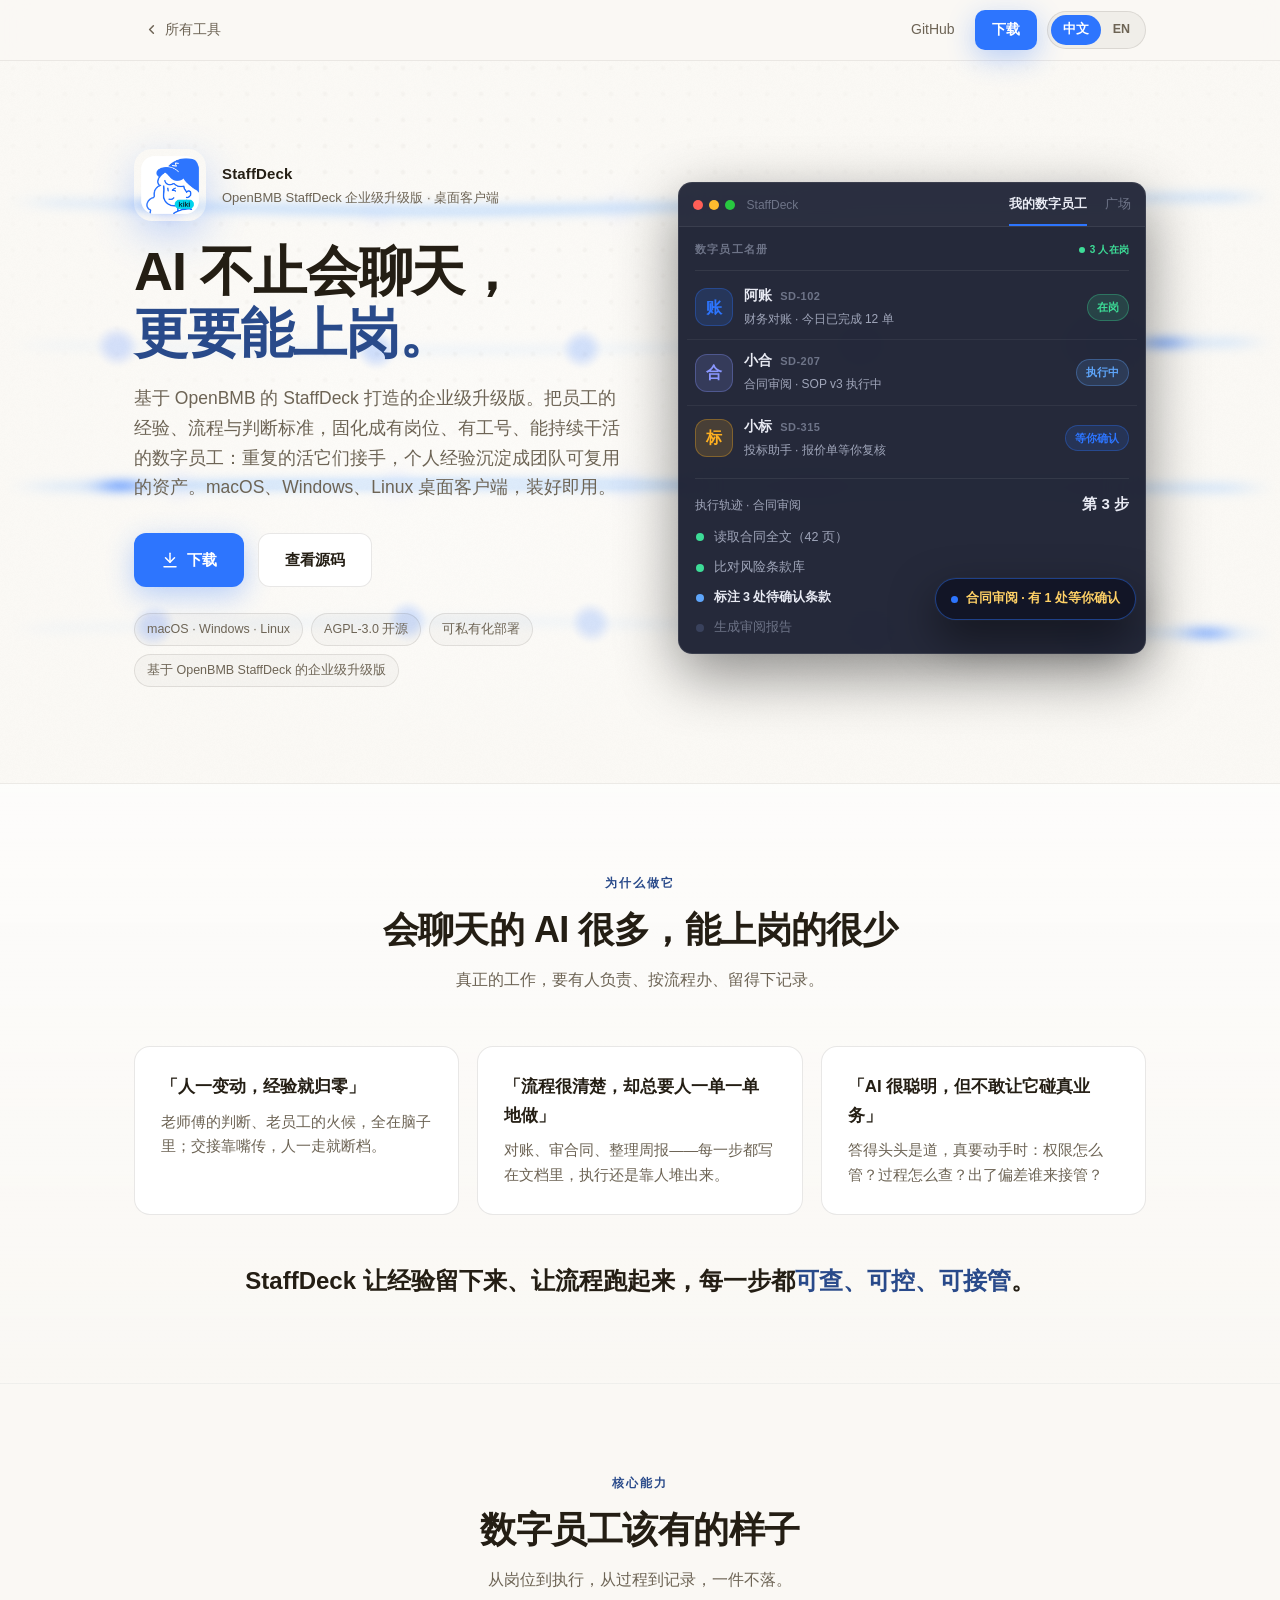
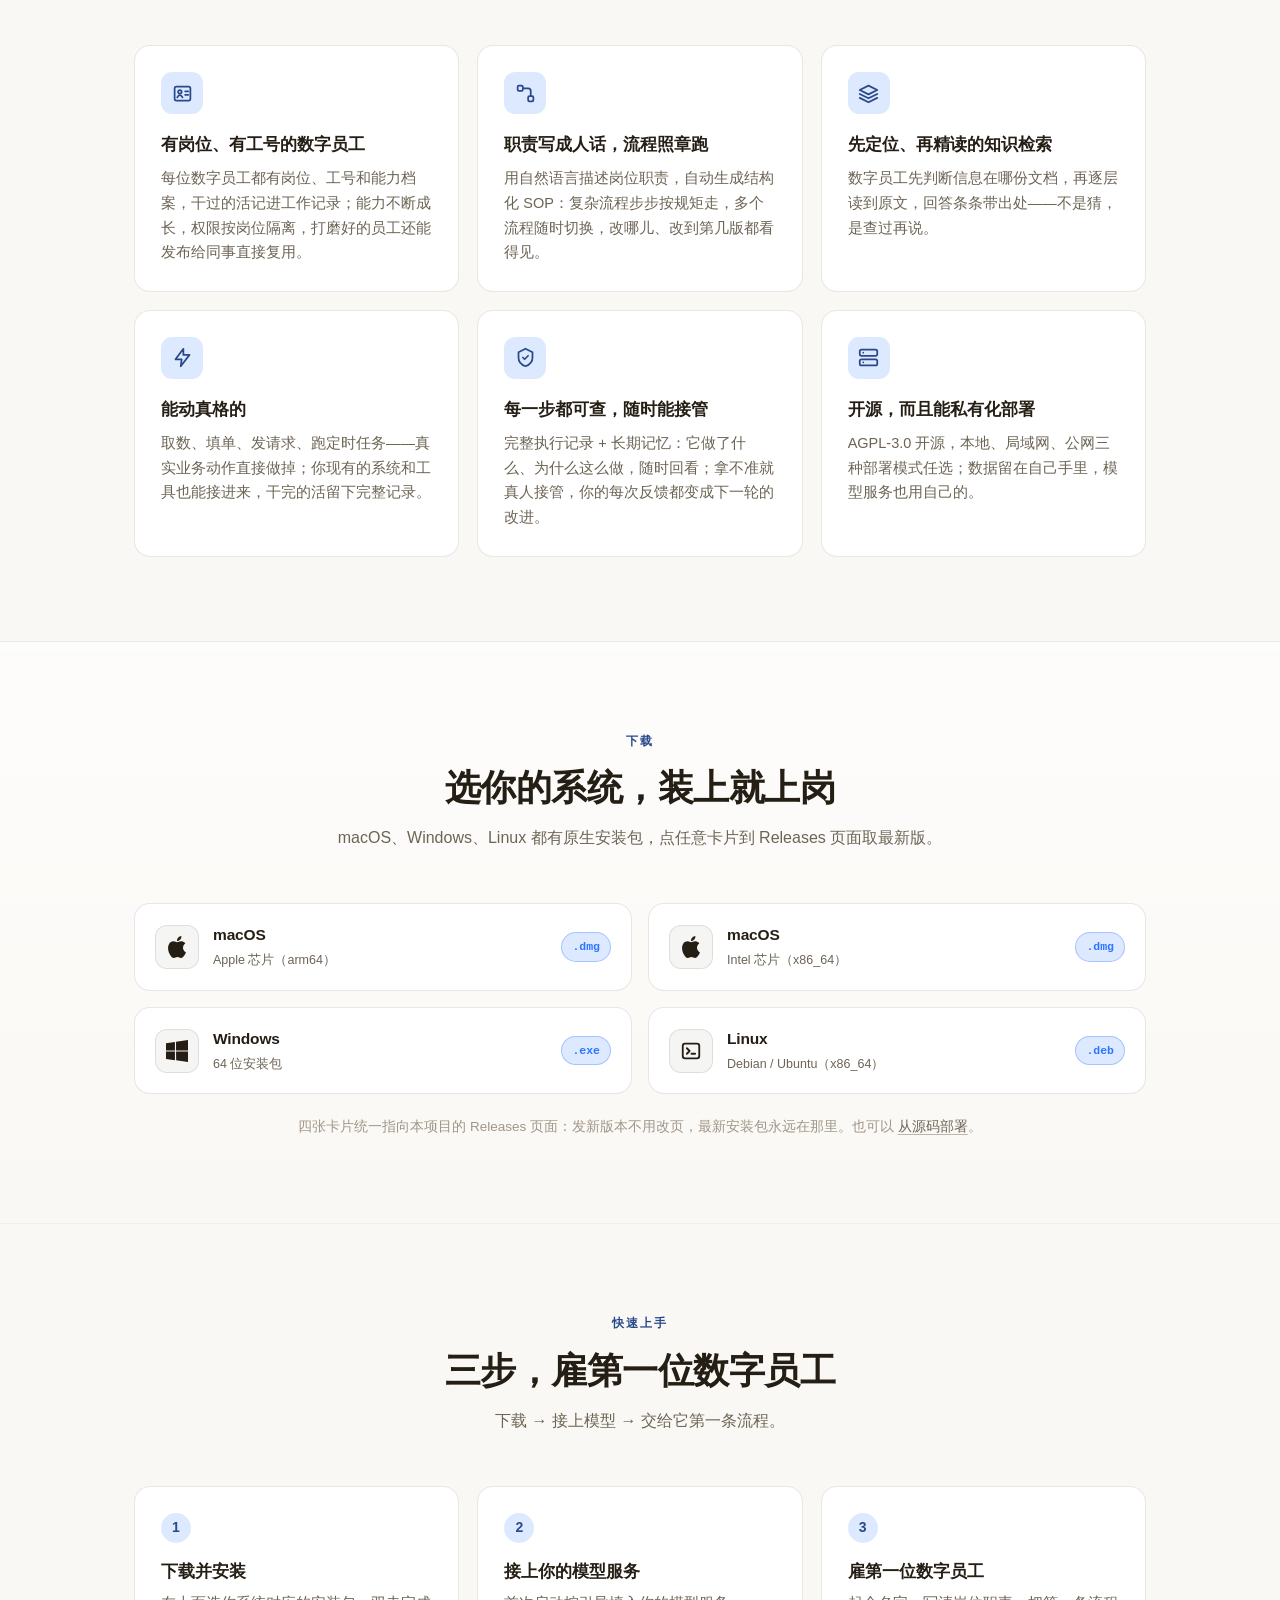
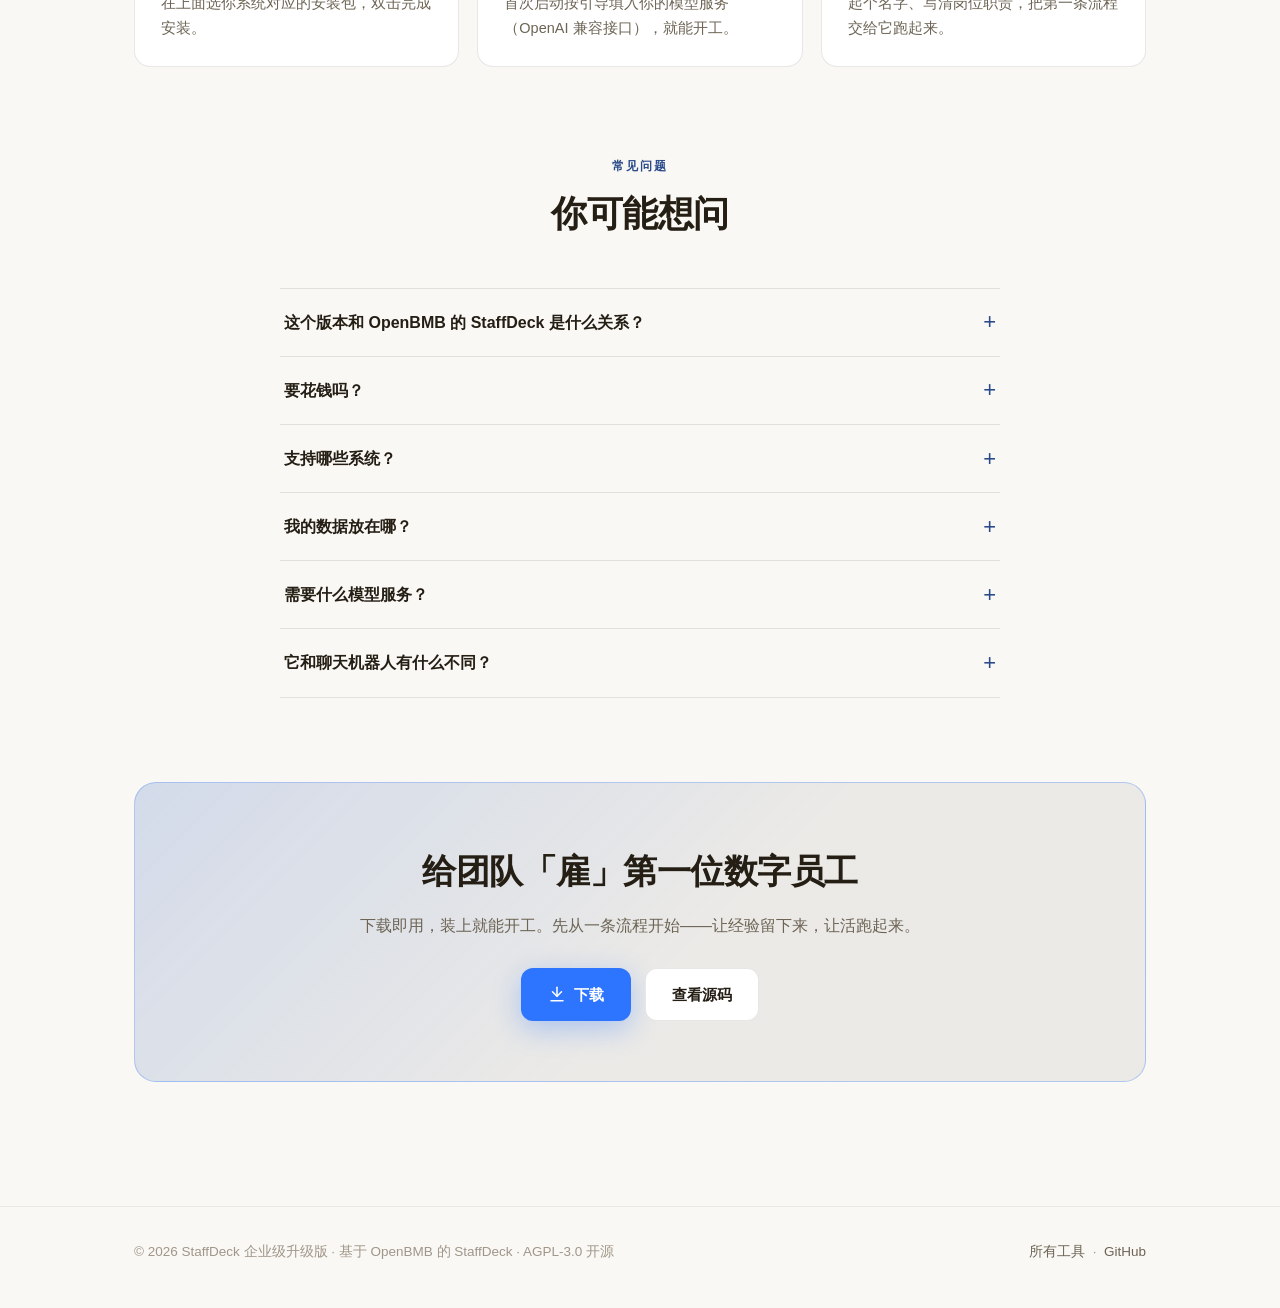
<file: public/tools/staffdeck/index.html>
<!DOCTYPE html>
<html lang="zh-CN">
<head>
  <meta charset="UTF-8">
  <meta name="viewport" content="width=device-width, initial-scale=1.0">
  <title data-i18n-zh="StaffDeck 企业级升级版 — 数字员工平台" data-i18n-en="StaffDeck Enterprise — Digital-employee platform">StaffDeck 企业级升级版 — 数字员工平台</title>
  <meta name="description" data-i18n-zh="基于 OpenBMB 的 StaffDeck 打造的企业级升级版：把经验、流程与判断标准固化成有岗位、能持续工作的数字员工。桌面客户端支持 macOS、Windows、Linux，AGPL-3.0 开源，可私有化部署。" data-i18n-en="An enterprise upgrade built on OpenBMB's StaffDeck: it turns experience, process, and judgment into digital employees with a role and a job to do. Desktop clients for macOS, Windows, and Linux. AGPL-3.0 open source, private deployment supported.">
  <link rel="icon" type="image/png" href="../../assets/img/staffdeck.png">
  <link rel="stylesheet" href="../../assets/css/style.css">
  <style>
    /* ===== StaffDeck 页专属（不影响其他页） ===== */

    /* -- Hero 右侧：数字员工名册窗口 -- */
    .sd-panel {
      position: relative;
      top: 0;
      right: auto;
      width: 100%;
      padding: 0 0 14px;
      overflow: hidden;
    }
    .sd-bar {
      display: flex;
      align-items: center;
      gap: 12px;
      height: 44px;
      padding: 0 14px;
      border-bottom: 1px solid rgba(255, 255, 255, 0.07);
      background: rgba(255, 255, 255, 0.03);
    }
    .sd-dots { display: flex; gap: 6px; }
    .sd-dots i { width: 10px; height: 10px; border-radius: 50%; }
    .sd-dots i:nth-child(1) { background: #ff5f57; }
    .sd-dots i:nth-child(2) { background: #febc2e; }
    .sd-dots i:nth-child(3) { background: #28c840; }
    .sd-appname { font-size: 12px; color: var(--faint); }
    .sd-tabs { margin-left: auto; display: flex; gap: 18px; align-self: stretch; }
    .sd-tabs span, .sd-tabs em {
      display: inline-flex;
      align-items: center;
      font-size: 12.5px;
      font-style: normal;
    }
    .sd-tabs span { color: var(--faint); }
    .sd-tabs em { color: var(--text); font-weight: 600; box-shadow: inset 0 -2px 0 var(--accent); }

    .sd-panel .mp-head { margin: 0 16px; padding: 13px 0 11px; }
    .sd-panel .mp-live { text-transform: none; letter-spacing: 0.02em; }

    .sd-roster { padding: 4px 8px 0; }
    .sd-roster li { display: flex; align-items: center; gap: 11px; padding: 10px 8px; }
    .sd-roster li + li { border-top: 1px solid rgba(255, 255, 255, 0.055); }
    .sd-avatar {
      flex: none;
      width: 38px;
      height: 38px;
      border-radius: 12px;
      display: flex;
      align-items: center;
      justify-content: center;
      font-size: 16px;
      font-weight: 700;
      color: var(--av);
      background: color-mix(in srgb, var(--av) 16%, transparent);
      box-shadow: inset 0 0 0 1px color-mix(in srgb, var(--av) 32%, transparent);
    }
    .sd-meta { display: flex; flex-direction: column; gap: 1px; min-width: 0; }
    .sd-name { font-size: 13.5px; font-weight: 700; }
    .sd-name small {
      margin-left: 5px;
      font-size: 11px;
      font-weight: 600;
      color: var(--faint);
      letter-spacing: 0.04em;
    }
    .sd-task {
      font-size: 12px;
      color: var(--muted);
      white-space: nowrap;
      overflow: hidden;
      text-overflow: ellipsis;
    }
    .sd-state {
      margin-left: auto;
      flex: none;
      font-size: 11px;
      font-weight: 700;
      color: var(--st);
      background: color-mix(in srgb, var(--st) 14%, transparent);
      border: 1px solid color-mix(in srgb, var(--st) 34%, transparent);
      border-radius: 999px;
      padding: 3px 9px;
    }
    .sd-state.ok { --st: var(--green); }
    .sd-state.run { --st: var(--blue); }
    .sd-state.wait { --st: var(--accent); }

    .sd-panel .mp-block { margin: 8px 16px 0; }
    .sd-trace { margin-top: 10px; display: flex; flex-direction: column; gap: 9px; }
    .sd-trace li { position: relative; padding-left: 19px; font-size: 12.5px; color: var(--faint); }
    .sd-trace li::before {
      content: "";
      position: absolute;
      left: 1px;
      top: 50%;
      transform: translateY(-50%);
      width: 8px;
      height: 8px;
      border-radius: 50%;
      background: #39415c;
    }
    .sd-trace li.done { color: var(--muted); }
    .sd-trace li.done::before { background: var(--green); }
    .sd-trace li.now { color: var(--text); font-weight: 600; }
    .sd-trace li.now::before { background: var(--blue); animation: sdPulse 2s ease-out infinite; }
    @keyframes sdPulse {
      0%   { box-shadow: 0 0 0 0 rgba(94, 165, 250, 0.5); }
      70%  { box-shadow: 0 0 0 7px rgba(94, 165, 250, 0); }
      100% { box-shadow: 0 0 0 0 rgba(94, 165, 250, 0); }
    }

    /* -- 浮动通知：等你确认 -- */
    .sd-toast {
      position: absolute;
      right: 10px;
      bottom: 34px;
      z-index: 2;
      display: flex;
      align-items: center;
      gap: 8px;
      font-size: 12.5px;
      font-weight: 600;
      color: #ffd166;
      background: rgba(17, 21, 38, 0.94);
      border: 1px solid color-mix(in srgb, var(--accent) 45%, transparent);
      border-radius: 999px;
      padding: 9px 15px;
      box-shadow: 0 18px 44px rgba(0, 0, 0, 0.5), 0 0 0 1px rgba(255, 255, 255, 0.03);
      backdrop-filter: blur(8px);
      -webkit-backdrop-filter: blur(8px);
      animation: sdFloat 5s ease-in-out infinite;
    }
    .sd-toast i {
      width: 7px;
      height: 7px;
      border-radius: 50%;
      flex: none;
      background: var(--accent);
      animation: blink 1.6s ease-in-out infinite;
    }
    @keyframes sdFloat {
      0%, 100% { transform: translateY(-4px); }
      50%      { transform: translateY(4px); }
    }

    /* -- 下载区 -- */
    .dl-grid {
      display: grid;
      grid-template-columns: repeat(2, minmax(0, 1fr));
      gap: 16px;
    }
    .dl-card {
      display: flex;
      align-items: center;
      gap: 14px;
      padding: 18px 20px;
      background: var(--card);
      border: 1px solid var(--border);
      border-radius: var(--radius);
      transition: transform 0.2s, border-color 0.2s, background 0.2s, box-shadow 0.2s;
    }
    .dl-card:hover {
      transform: translateY(-3px);
      border-color: color-mix(in srgb, var(--accent) 45%, transparent);
      background: var(--card-hover);
      box-shadow: 0 18px 48px color-mix(in srgb, var(--accent) 10%, transparent);
    }
    .dl-ico {
      flex: none;
      width: 44px;
      height: 44px;
      border-radius: 12px;
      display: flex;
      align-items: center;
      justify-content: center;
      color: var(--text);
      background: rgba(30, 24, 12, 0.045);
      border: 1px solid var(--border);
    }
    .dl-ico svg { width: 22px; height: 22px; }
    .dl-meta { display: flex; flex-direction: column; gap: 2px; min-width: 0; }
    .dl-os { font-size: 15.5px; font-weight: 800; letter-spacing: -0.01em; }
    .dl-arch { font-size: 12.5px; color: var(--muted); }
    .dl-fmt {
      margin-left: auto;
      flex: none;
      font-family: "SF Mono", ui-monospace, Menlo, Consolas, monospace;
      font-size: 11.5px;
      font-weight: 700;
      color: var(--accent);
      background: var(--accent-soft);
      border: 1px solid color-mix(in srgb, var(--accent) 32%, transparent);
      border-radius: 999px;
      padding: 4px 10px;
    }
    .dl-note { text-align: center; margin-top: 22px; font-size: 13.5px; color: var(--faint); }
    .dl-note a {
      color: var(--muted);
      text-decoration: underline;
      text-decoration-color: color-mix(in srgb, var(--muted) 45%, transparent);
      text-underline-offset: 3px;
    }
    .dl-note a:hover { color: var(--text); }

    @media (max-width: 720px) {
      .dl-grid { grid-template-columns: 1fr; }
    }
    @media (max-width: 560px) {
      .sd-toast { right: 6px; bottom: 18px; }
    }
  </style>
</head>
<body style="--accent: #2d75fe; --btn-text: #fff;">

  <header class="site-header">
    <div class="container nav">
      <a class="back-link" href="../../">
        <svg width="15" height="15" viewBox="0 0 24 24" fill="none" stroke="currentColor" stroke-width="2.4" stroke-linecap="round" stroke-linejoin="round" aria-hidden="true"><polyline points="15 18 9 12 15 6"/></svg>
        <span data-i18n-zh="所有工具" data-i18n-en="All tools">所有工具</span>
      </a>
      <div class="nav-right">
        <a class="nav-link hide-sm" href="https://github.com/smarty-kiki/StaffDeck" target="_blank" rel="noopener">GitHub</a>
        <a class="btn btn-primary btn-sm" href="https://github.com/smarty-kiki/StaffDeck/releases" target="_blank" rel="noopener"
           data-i18n-zh="下载" data-i18n-en="Download">下载</a>
        <div class="lang-switch" role="group" aria-label="Language">
          <button type="button" data-lang="zh" aria-pressed="true">中文</button>
          <button type="button" data-lang="en" aria-pressed="false">EN</button>
        </div>
      </div>
    </div>
  </header>

  <main>

    <!-- ============ Hero ============ -->
    <section class="hero">
      <canvas id="hero-gl" aria-hidden="true"
              data-mode="sop" data-colors="#2d75fe,#5ea5fa,#8a97ff"></canvas>
      <div class="container hero-inner">

        <div class="hero-copy">
          <div class="hero-app">
            <img src="../../assets/img/staffdeck.png" alt="StaffDeck">
            <div>
              <div class="hero-app-name">StaffDeck</div>
              <div class="hero-app-cat" data-i18n-zh="OpenBMB StaffDeck 企业级升级版 · 桌面客户端" data-i18n-en="Enterprise upgrade of OpenBMB's StaffDeck · desktop app">OpenBMB StaffDeck 企业级升级版 · 桌面客户端</div>
            </div>
          </div>
          <h1 class="hero-title"
              data-i18n-zh="AI 不止会聊天，<br><em>更要能上岗。</em>"
              data-i18n-en="AI shouldn't just talk.<br><em>It should clock in.</em>">AI 不止会聊天，<br><em>更要能上岗。</em></h1>
          <p class="hero-sub"
             data-i18n-zh="基于 OpenBMB 的 StaffDeck 打造的企业级升级版。把员工的经验、流程与判断标准，固化成有岗位、有工号、能持续干活的数字员工：重复的活它们接手，个人经验沉淀成团队可复用的资产。macOS、Windows、Linux 桌面客户端，装好即用。"
             data-i18n-en="An enterprise-grade upgrade built on OpenBMB's StaffDeck. It turns experience, process, and judgment into digital employees — each with a role, an ID, and work that gets done. They take over the repetitive jobs, and personal know-how becomes a reusable team asset. Desktop clients for macOS, Windows, and Linux.">基于 OpenBMB 的 StaffDeck 打造的企业级升级版。把员工的经验、流程与判断标准，固化成有岗位、有工号、能持续干活的数字员工：重复的活它们接手，个人经验沉淀成团队可复用的资产。macOS、Windows、Linux 桌面客户端，装好即用。</p>
          <div class="hero-ctas">
            <a class="btn btn-primary" href="https://github.com/smarty-kiki/StaffDeck/releases" target="_blank" rel="noopener">
              <svg viewBox="0 0 24 24" fill="none" stroke="currentColor" stroke-width="2" stroke-linecap="round" stroke-linejoin="round" aria-hidden="true"><path d="M12 3v12"/><polyline points="6 9 12 15 18 9"/><path d="M4 21h16"/></svg>
              <span data-i18n-zh="下载" data-i18n-en="Download">下载</span>
            </a>
            <a class="btn btn-ghost" href="https://github.com/smarty-kiki/StaffDeck" target="_blank" rel="noopener"
               data-i18n-zh="查看源码" data-i18n-en="View source">查看源码</a>
          </div>
          <div class="facts">
            <span class="fact">macOS · Windows · Linux</span>
            <span class="fact" data-i18n-zh="AGPL-3.0 开源" data-i18n-en="AGPL-3.0 open source">AGPL-3.0 开源</span>
            <span class="fact" data-i18n-zh="可私有化部署" data-i18n-en="Self-hostable">可私有化部署</span>
            <span class="fact" data-i18n-zh="基于 OpenBMB StaffDeck 的企业级升级版" data-i18n-en="Enterprise upgrade of OpenBMB's StaffDeck">基于 OpenBMB StaffDeck 的企业级升级版</span>
          </div>
        </div>

        <!-- 数字员工名册演示（纯装饰） -->
        <div class="mock" aria-hidden="true">
          <div class="mock-panel sd-panel">
            <div class="sd-bar">
              <span class="sd-dots"><i></i><i></i><i></i></span>
              <span class="sd-appname">StaffDeck</span>
              <span class="sd-tabs">
                <em data-i18n-zh="我的数字员工" data-i18n-en="My staff">我的数字员工</em>
                <span data-i18n-zh="广场" data-i18n-en="Plaza">广场</span>
              </span>
            </div>

            <div class="mp-head">
              <span class="mp-title" data-i18n-zh="数字员工名册" data-i18n-en="Digital staff roster">数字员工名册</span>
              <span class="mp-live"><i></i><span data-i18n-zh="3 人在岗" data-i18n-en="3 on duty">3 人在岗</span></span>
            </div>

            <ul class="sd-roster">
              <li>
                <span class="sd-avatar" style="--av: #2d75fe;">账</span>
                <span class="sd-meta">
                  <span class="sd-name">阿账 <small>SD-102</small></span>
                  <span class="sd-task" data-i18n-zh="财务对账 · 今日已完成 12 单" data-i18n-en="Reconciliation · 12 done today">财务对账 · 今日已完成 12 单</span>
                </span>
                <span class="sd-state ok" data-i18n-zh="在岗" data-i18n-en="On duty">在岗</span>
              </li>
              <li>
                <span class="sd-avatar" style="--av: #8a97ff;">合</span>
                <span class="sd-meta">
                  <span class="sd-name">小合 <small>SD-207</small></span>
                  <span class="sd-task" data-i18n-zh="合同审阅 · SOP v3 执行中" data-i18n-en="Contract review · SOP v3 running">合同审阅 · SOP v3 执行中</span>
                </span>
                <span class="sd-state run" data-i18n-zh="执行中" data-i18n-en="Running">执行中</span>
              </li>
              <li>
                <span class="sd-avatar" style="--av: #ffb020;">标</span>
                <span class="sd-meta">
                  <span class="sd-name">小标 <small>SD-315</small></span>
                  <span class="sd-task" data-i18n-zh="投标助手 · 报价单等你复核" data-i18n-en="Bidding · quote awaiting your review">投标助手 · 报价单等你复核</span>
                </span>
                <span class="sd-state wait" data-i18n-zh="等你确认" data-i18n-en="Needs you">等你确认</span>
              </li>
            </ul>

            <div class="mp-block">
              <div class="mp-row">
                <span class="mp-label" data-i18n-zh="执行轨迹 · 合同审阅" data-i18n-en="Run trace · contract review">执行轨迹 · 合同审阅</span>
                <span class="mp-value" data-i18n-zh="第 3 步" data-i18n-en="Step 3">第 3 步</span>
              </div>
              <ul class="sd-trace">
                <li class="done" data-i18n-zh="读取合同全文（42 页）" data-i18n-en="Read the full contract (42 pages)">读取合同全文（42 页）</li>
                <li class="done" data-i18n-zh="比对风险条款库" data-i18n-en="Checked against the risk-clause library">比对风险条款库</li>
                <li class="now" data-i18n-zh="标注 3 处待确认条款" data-i18n-en="Flagged 3 clauses for review">标注 3 处待确认条款</li>
                <li data-i18n-zh="生成审阅报告" data-i18n-en="Generate the review report">生成审阅报告</li>
              </ul>
            </div>
          </div>
          <div class="sd-toast">
            <i></i>
            <span data-i18n-zh="合同审阅 · 有 1 处等你确认" data-i18n-en="Contract review · 1 item needs you">合同审阅 · 有 1 处等你确认</span>
          </div>
        </div>

      </div>
    </section>

    <!-- ============ 痛点 ============ -->
    <section class="section section-alt">
      <div class="container">
        <div class="section-head">
          <span class="kicker" data-i18n-zh="为什么做它" data-i18n-en="WHY">为什么做它</span>
          <h2 class="section-title"
              data-i18n-zh="会聊天的 AI 很多，能上岗的很少" data-i18n-en="Plenty of AI can chat. Few can clock in.">会聊天的 AI 很多，能上岗的很少</h2>
          <p class="section-sub"
             data-i18n-zh="真正的工作，要有人负责、按流程办、留得下记录。" data-i18n-en="Real work needs someone accountable, a process followed, and a record left behind.">真正的工作，要有人负责、按流程办、留得下记录。</p>
        </div>

        <div class="pain-grid">
          <div class="pain-card">
            <h3 data-i18n-zh="「人一变动，经验就归零」" data-i18n-en="&ldquo;When people move on, the know-how goes with them&rdquo;">「人一变动，经验就归零」</h3>
            <p data-i18n-zh="老师傅的判断、老员工的火候，全在脑子里；交接靠嘴传，人一走就断档。"
               data-i18n-en="The senior colleague's judgment lives in their head. Handovers are spoken, not written — and they leave with the person.">老师傅的判断、老员工的火候，全在脑子里；交接靠嘴传，人一走就断档。</p>
          </div>
          <div class="pain-card">
            <h3 data-i18n-zh="「流程很清楚，却总要人一单一单地做」" data-i18n-en="&ldquo;The process is clear — it just takes people, one by one&rdquo;">「流程很清楚，却总要人一单一单地做」</h3>
            <p data-i18n-zh="对账、审合同、整理周报——每一步都写在文档里，执行还是靠人堆出来。"
               data-i18n-en="Reconciling, reviewing contracts, writing weekly reports — every step is documented, yet every unit still costs a person.">对账、审合同、整理周报——每一步都写在文档里，执行还是靠人堆出来。</p>
          </div>
          <div class="pain-card">
            <h3 data-i18n-zh="「AI 很聪明，但不敢让它碰真业务」" data-i18n-en="&ldquo;The AI is smart — you just don't dare let it touch real work&rdquo;">「AI 很聪明，但不敢让它碰真业务」</h3>
            <p data-i18n-zh="答得头头是道，真要动手时：权限怎么管？过程怎么查？出了偏差谁来接管？"
               data-i18n-en="It answers convincingly, but when it's time to act: who scopes the permissions? Who can audit the process? Who takes over when it drifts?">答得头头是道，真要动手时：权限怎么管？过程怎么查？出了偏差谁来接管？</p>
          </div>
        </div>

        <p class="pain-transition"
           data-i18n-zh="StaffDeck 让经验留下来、让流程跑起来，每一步都<em>可查、可控、可接管</em>。"
           data-i18n-en="StaffDeck keeps the know-how, runs the process, and makes every step <em>visible, controllable, and hand-over-ready</em>.">StaffDeck 让经验留下来、让流程跑起来，每一步都<em>可查、可控、可接管</em>。</p>
      </div>
    </section>

    <!-- ============ 核心能力 ============ -->
    <section class="section">
      <div class="container">
        <div class="section-head">
          <span class="kicker" data-i18n-zh="核心能力" data-i18n-en="FEATURES">核心能力</span>
          <h2 class="section-title"
              data-i18n-zh="数字员工该有的样子" data-i18n-en="What a digital employee should be">数字员工该有的样子</h2>
          <p class="section-sub"
             data-i18n-zh="从岗位到执行，从过程到记录，一件不落。" data-i18n-en="From the role to the execution, from the process to the paper trail — nothing left out.">从岗位到执行，从过程到记录，一件不落。</p>
        </div>

        <div class="feature-grid">
          <div class="feature-card">
            <div class="feature-icon">
              <svg viewBox="0 0 24 24" fill="none" stroke="currentColor" stroke-width="2" stroke-linecap="round" stroke-linejoin="round" aria-hidden="true"><rect x="3" y="4" width="18" height="16" rx="2"/><circle cx="9" cy="10" r="2"/><path d="M6 16.5c.8-1.8 1.9-2.6 3-2.6s2.2.8 3 2.6"/><line x1="15" y1="9.5" x2="18.5" y2="9.5"/><line x1="15" y1="13.5" x2="18.5" y2="13.5"/></svg>
            </div>
            <h3 data-i18n-zh="有岗位、有工号的数字员工" data-i18n-en="Digital employees with a role and an ID">有岗位、有工号的数字员工</h3>
            <p data-i18n-zh="每位数字员工都有岗位、工号和能力档案，干过的活记进工作记录；能力不断成长，权限按岗位隔离，打磨好的员工还能发布给同事直接复用。"
               data-i18n-en="Every digital employee has a role, an ID, and a capability profile — with a work log to match. They grow on the job, permissions stay scoped, and a well-trained employee can be published for teammates to reuse.">每位数字员工都有岗位、工号和能力档案，干过的活记进工作记录；能力不断成长，权限按岗位隔离，打磨好的员工还能发布给同事直接复用。</p>
          </div>

          <div class="feature-card">
            <div class="feature-icon">
              <svg viewBox="0 0 24 24" fill="none" stroke="currentColor" stroke-width="2" stroke-linecap="round" stroke-linejoin="round" aria-hidden="true"><rect x="3" y="3" width="6" height="6" rx="1.5"/><rect x="15" y="15" width="6" height="6" rx="1.5"/><path d="M9 6h6a3 3 0 0 1 3 3v6"/></svg>
            </div>
            <h3 data-i18n-zh="职责写成人话，流程照章跑" data-i18n-en="Describe the job — it follows the playbook">职责写成人话，流程照章跑</h3>
            <p data-i18n-zh="用自然语言描述岗位职责，自动生成结构化 SOP：复杂流程步步按规矩走，多个流程随时切换，改哪儿、改到第几版都看得见。"
               data-i18n-en="Describe the role in plain language and it becomes a structured SOP. Complex processes run step by step, flows switch on the fly, and every edit is versioned and visible.">用自然语言描述岗位职责，自动生成结构化 SOP：复杂流程步步按规矩走，多个流程随时切换，改哪儿、改到第几版都看得见。</p>
          </div>

          <div class="feature-card">
            <div class="feature-icon">
              <svg viewBox="0 0 24 24" fill="none" stroke="currentColor" stroke-width="2" stroke-linecap="round" stroke-linejoin="round" aria-hidden="true"><path d="M12 3 2 8l10 5 10-5z"/><path d="M2 12.5l10 5 10-5"/><path d="M2 17l10 5 10-5"/></svg>
            </div>
            <h3 data-i18n-zh="先定位、再精读的知识检索" data-i18n-en="It finds the right page, then reads it closely">先定位、再精读的知识检索</h3>
            <p data-i18n-zh="数字员工先判断信息在哪份文档，再逐层读到原文，回答条条带出处——不是猜，是查过再说。"
               data-i18n-en="It works out which document holds the answer, reads down to the source text, and cites where every claim came from. No guessing — it checks before it speaks.">数字员工先判断信息在哪份文档，再逐层读到原文，回答条条带出处——不是猜，是查过再说。</p>
          </div>

          <div class="feature-card">
            <div class="feature-icon">
              <svg viewBox="0 0 24 24" fill="none" stroke="currentColor" stroke-width="2" stroke-linecap="round" stroke-linejoin="round" aria-hidden="true"><polygon points="13 2 4 14 11 14 10 22 20 9 13 9 13 2"/></svg>
            </div>
            <h3 data-i18n-zh="能动真格的" data-i18n-en="It actually does the work">能动真格的</h3>
            <p data-i18n-zh="取数、填单、发请求、跑定时任务——真实业务动作直接做掉；你现有的系统和工具也能接进来，干完的活留下完整记录。"
               data-i18n-en="Pulling numbers, filling forms, calling services, running on a schedule — real actions, actually done. It plugs into the systems you already use, and every run leaves a full record.">取数、填单、发请求、跑定时任务——真实业务动作直接做掉；你现有的系统和工具也能接进来，干完的活留下完整记录。</p>
          </div>

          <div class="feature-card">
            <div class="feature-icon">
              <svg viewBox="0 0 24 24" fill="none" stroke="currentColor" stroke-width="2" stroke-linecap="round" stroke-linejoin="round" aria-hidden="true"><path d="M12 2l8 4v6c0 5-3.5 8.5-8 10-4.5-1.5-8-5-8-10V6z"/><polyline points="9 12 11 14 15 10"/></svg>
            </div>
            <h3 data-i18n-zh="每一步都可查，随时能接管" data-i18n-en="Every step auditable, every hand-off yours">每一步都可查，随时能接管</h3>
            <p data-i18n-zh="完整执行记录 + 长期记忆：它做了什么、为什么这么做，随时回看；拿不准就真人接管，你的每次反馈都变成下一轮的改进。"
               data-i18n-en="Full run histories and long-term memory — see what it did and why, any time. Step in as a human whenever it's unsure, and every piece of feedback feeds the next run.">完整执行记录 + 长期记忆：它做了什么、为什么这么做，随时回看；拿不准就真人接管，你的每次反馈都变成下一轮的改进。</p>
          </div>

          <div class="feature-card">
            <div class="feature-icon">
              <svg viewBox="0 0 24 24" fill="none" stroke="currentColor" stroke-width="2" stroke-linecap="round" stroke-linejoin="round" aria-hidden="true"><rect x="2" y="3" width="20" height="7" rx="2"/><rect x="2" y="14" width="20" height="7" rx="2"/><line x1="6" y1="6.5" x2="6.01" y2="6.5"/><line x1="6" y1="17.5" x2="6.01" y2="17.5"/></svg>
            </div>
            <h3 data-i18n-zh="开源，而且能私有化部署" data-i18n-en="Open source, and yours to self-host">开源，而且能私有化部署</h3>
            <p data-i18n-zh="AGPL-3.0 开源，本地、局域网、公网三种部署模式任选；数据留在自己手里，模型服务也用自己的。"
               data-i18n-en="AGPL-3.0 open source, with local, LAN, or public deployment. Your data stays yours — and so does your choice of model.">AGPL-3.0 开源，本地、局域网、公网三种部署模式任选；数据留在自己手里，模型服务也用自己的。</p>
          </div>
        </div>
      </div>
    </section>

    <!-- ============ 下载 ============ -->
    <section class="section section-alt" id="download">
      <div class="container">
        <div class="section-head">
          <span class="kicker" data-i18n-zh="下载" data-i18n-en="DOWNLOAD">下载</span>
          <h2 class="section-title"
              data-i18n-zh="选你的系统，装上就上岗" data-i18n-en="Pick your system. Clock in.">选你的系统，装上就上岗</h2>
          <p class="section-sub"
             data-i18n-zh="macOS、Windows、Linux 都有原生安装包，点任意卡片到 Releases 页面取最新版。" data-i18n-en="Native installers for macOS, Windows, and Linux — any card takes you to the Releases page for the latest build.">macOS、Windows、Linux 都有原生安装包，点任意卡片到 Releases 页面取最新版。</p>
        </div>

        <div class="dl-grid">
          <a class="dl-card" href="https://github.com/smarty-kiki/StaffDeck/releases" target="_blank" rel="noopener">
            <span class="dl-ico">
              <svg viewBox="0 0 24 24" fill="currentColor" aria-hidden="true"><path d="M12.152 6.896c-.948 0-2.415-1.078-3.96-1.04-2.04.027-3.91 1.183-4.961 3.014-2.117 3.675-.546 9.103 1.519 12.09 1.013 1.454 2.208 3.09 3.792 3.039 1.52-.065 2.09-.987 3.935-.987 1.831 0 2.35.987 3.96.948 1.637-.026 2.676-1.48 3.676-2.948 1.156-1.688 1.636-3.325 1.662-3.415-.039-.013-3.182-1.221-3.22-4.857-.026-3.04 2.48-4.494 2.597-4.559-1.429-2.09-3.623-2.324-4.39-2.376-2-.156-3.675 1.09-4.61 1.09zM15.53 3.83c.843-1.012 1.4-2.427 1.245-3.83-1.207.052-2.662.805-3.532 1.818-.78.896-1.454 2.338-1.273 3.714 1.338.104 2.715-.688 3.559-1.701"/></svg>
            </span>
            <span class="dl-meta">
              <span class="dl-os">macOS</span>
              <span class="dl-arch" data-i18n-zh="Apple 芯片（arm64）" data-i18n-en="Apple silicon (arm64)">Apple 芯片（arm64）</span>
            </span>
            <span class="dl-fmt">.dmg</span>
          </a>

          <a class="dl-card" href="https://github.com/smarty-kiki/StaffDeck/releases" target="_blank" rel="noopener">
            <span class="dl-ico">
              <svg viewBox="0 0 24 24" fill="currentColor" aria-hidden="true"><path d="M12.152 6.896c-.948 0-2.415-1.078-3.96-1.04-2.04.027-3.91 1.183-4.961 3.014-2.117 3.675-.546 9.103 1.519 12.09 1.013 1.454 2.208 3.09 3.792 3.039 1.52-.065 2.09-.987 3.935-.987 1.831 0 2.35.987 3.96.948 1.637-.026 2.676-1.48 3.676-2.948 1.156-1.688 1.636-3.325 1.662-3.415-.039-.013-3.182-1.221-3.22-4.857-.026-3.04 2.48-4.494 2.597-4.559-1.429-2.09-3.623-2.324-4.39-2.376-2-.156-3.675 1.09-4.61 1.09zM15.53 3.83c.843-1.012 1.4-2.427 1.245-3.83-1.207.052-2.662.805-3.532 1.818-.78.896-1.454 2.338-1.273 3.714 1.338.104 2.715-.688 3.559-1.701"/></svg>
            </span>
            <span class="dl-meta">
              <span class="dl-os">macOS</span>
              <span class="dl-arch" data-i18n-zh="Intel 芯片（x86_64）" data-i18n-en="Intel (x86_64)">Intel 芯片（x86_64）</span>
            </span>
            <span class="dl-fmt">.dmg</span>
          </a>

          <a class="dl-card" href="https://github.com/smarty-kiki/StaffDeck/releases" target="_blank" rel="noopener">
            <span class="dl-ico">
              <svg viewBox="0 0 24 24" fill="currentColor" aria-hidden="true"><path d="M0 3.449 9.75 2.1v9.451H0m10.949-9.602L24 0v11.4H10.949M0 12.6h9.75v9.451L0 20.699M10.949 12.6H24V24l-12.9-1.801"/></svg>
            </span>
            <span class="dl-meta">
              <span class="dl-os">Windows</span>
              <span class="dl-arch" data-i18n-zh="64 位安装包" data-i18n-en="64-bit installer">64 位安装包</span>
            </span>
            <span class="dl-fmt">.exe</span>
          </a>

          <a class="dl-card" href="https://github.com/smarty-kiki/StaffDeck/releases" target="_blank" rel="noopener">
            <span class="dl-ico">
              <svg viewBox="0 0 24 24" fill="none" stroke="currentColor" stroke-width="2" stroke-linecap="round" stroke-linejoin="round" aria-hidden="true"><rect x="3" y="4" width="18" height="16" rx="2.5"/><polyline points="7.5 9 10.5 12 7.5 15"/><line x1="12.5" y1="15" x2="16.5" y2="15"/></svg>
            </span>
            <span class="dl-meta">
              <span class="dl-os">Linux</span>
              <span class="dl-arch" data-i18n-zh="Debian / Ubuntu（x86_64）" data-i18n-en="Debian / Ubuntu (x86_64)">Debian / Ubuntu（x86_64）</span>
            </span>
            <span class="dl-fmt">.deb</span>
          </a>
        </div>

        <p class="dl-note"
           data-i18n-zh="四张卡片统一指向本项目的 Releases 页面：发新版本不用改页，最新安装包永远在那里。也可以 <a href='https://github.com/smarty-kiki/StaffDeck' target='_blank' rel='noopener'>从源码部署</a>。"
           data-i18n-en="All four cards lead to this project's Releases page — new versions land there automatically. You can also <a href='https://github.com/smarty-kiki/StaffDeck' target='_blank' rel='noopener'>build from source</a>.">四张卡片统一指向本项目的 Releases 页面：发新版本不用改页，最新安装包永远在那里。也可以 <a href='https://github.com/smarty-kiki/StaffDeck' target='_blank' rel='noopener'>从源码部署</a>。</p>
      </div>
    </section>

    <!-- ============ 三步上手 ============ -->
    <section class="section">
      <div class="container">
        <div class="section-head">
          <span class="kicker" data-i18n-zh="快速上手" data-i18n-en="GET STARTED">快速上手</span>
          <h2 class="section-title"
              data-i18n-zh="三步，雇第一位数字员工" data-i18n-en="Three steps to your first digital employee">三步，雇第一位数字员工</h2>
          <p class="section-sub"
             data-i18n-zh="下载 → 接上模型 → 交给它第一条流程。" data-i18n-en="Download, connect your model, hand over the first process.">下载 → 接上模型 → 交给它第一条流程。</p>
        </div>

        <div class="steps">
          <div class="step">
            <div class="step-num">1</div>
            <h3 data-i18n-zh="下载并安装" data-i18n-en="Download and install">下载并安装</h3>
            <p data-i18n-zh="在上面选你系统对应的安装包，双击完成安装。"
               data-i18n-en="Pick the installer for your system above and double-click to install.">在上面选你系统对应的安装包，双击完成安装。</p>
          </div>
          <div class="step">
            <div class="step-num">2</div>
            <h3 data-i18n-zh="接上你的模型服务" data-i18n-en="Connect your model">接上你的模型服务</h3>
            <p data-i18n-zh="首次启动按引导填入你的模型服务（OpenAI 兼容接口），就能开工。"
               data-i18n-en="On first launch, follow the setup to add your OpenAI-compatible model endpoint — and you're in business.">首次启动按引导填入你的模型服务（OpenAI 兼容接口），就能开工。</p>
          </div>
          <div class="step">
            <div class="step-num">3</div>
            <h3 data-i18n-zh="雇第一位数字员工" data-i18n-en="Hire your first employee">雇第一位数字员工</h3>
            <p data-i18n-zh="起个名字、写清岗位职责，把第一条流程交给它跑起来。"
               data-i18n-en="Give it a name, write down what the role is responsible for, and hand over the first process.">起个名字、写清岗位职责，把第一条流程交给它跑起来。</p>
          </div>
        </div>
      </div>
    </section>

    <!-- ============ FAQ ============ -->
    <section class="section" style="padding-top: 0;">
      <div class="container">
        <div class="section-head">
          <span class="kicker" data-i18n-zh="常见问题" data-i18n-en="FAQ">常见问题</span>
          <h2 class="section-title"
              data-i18n-zh="你可能想问" data-i18n-en="You might be wondering">你可能想问</h2>
        </div>

        <div class="faq">
          <details>
            <summary data-i18n-zh="这个版本和 OpenBMB 的 StaffDeck 是什么关系？" data-i18n-en="How does this relate to OpenBMB's StaffDeck?">这个版本和 OpenBMB 的 StaffDeck 是什么关系？</summary>
            <p class="faq-a"
               data-i18n-zh="本项目基于 OpenBMB 开源的 StaffDeck 打造：保留原有架构与数据格式，在其上做企业级增强，功能与修复在这里先行落地。下载、更新都认准本仓库的 Releases。"
               data-i18n-en="This project builds on OpenBMB's open-source StaffDeck: same architecture and data format, with enterprise-grade enhancements on top. Features and fixes land here first — downloads and updates come from this repository's Releases.">本项目基于 OpenBMB 开源的 StaffDeck 打造：保留原有架构与数据格式，在其上做企业级增强，功能与修复在这里先行落地。下载、更新都认准本仓库的 Releases。</p>
          </details>
          <details>
            <summary data-i18n-zh="要花钱吗？" data-i18n-en="Does it cost anything?">要花钱吗？</summary>
            <p class="faq-a"
               data-i18n-zh="不花。StaffDeck 以 AGPL-3.0 协议开源，客户端不收费；也可以从源码自行部署。"
               data-i18n-en="No. StaffDeck is open source under AGPL-3.0 — the clients cost nothing, and you can deploy it from source yourself.">不花。StaffDeck 以 AGPL-3.0 协议开源，客户端不收费；也可以从源码自行部署。</p>
          </details>
          <details>
            <summary data-i18n-zh="支持哪些系统？" data-i18n-en="Which systems are supported?">支持哪些系统？</summary>
            <p class="faq-a"
               data-i18n-zh="macOS（Apple 芯片 / Intel）、Windows x64、Linux（Debian / Ubuntu）都有桌面客户端，装好即用。"
               data-i18n-en="Desktop clients for macOS (Apple silicon / Intel), Windows x64, and Linux (Debian / Ubuntu) — install and go.">macOS（Apple 芯片 / Intel）、Windows x64、Linux（Debian / Ubuntu）都有桌面客户端，装好即用。</p>
          </details>
          <details>
            <summary data-i18n-zh="我的数据放在哪？" data-i18n-en="Where does my data live?">我的数据放在哪？</summary>
            <p class="faq-a"
               data-i18n-zh="支持本地、局域网、公网三种部署模式：数据存在哪、谁能访问，都由你决定。"
               data-i18n-en="Local, LAN, or public deployment — you decide where the data lives and who can reach it.">支持本地、局域网、公网三种部署模式：数据存在哪、谁能访问，都由你决定。</p>
          </details>
          <details>
            <summary data-i18n-zh="需要什么模型服务？" data-i18n-en="What model service does it need?">需要什么模型服务？</summary>
            <p class="faq-a"
               data-i18n-zh="接入你自己的 OpenAI 兼容模型接口：用哪家模型、怎么计费，都由你的账号决定。"
               data-i18n-en="Bring your own OpenAI-compatible model endpoint — which model you use and how you're billed is up to you.">接入你自己的 OpenAI 兼容模型接口：用哪家模型、怎么计费，都由你的账号决定。</p>
          </details>
          <details>
            <summary data-i18n-zh="它和聊天机器人有什么不同？" data-i18n-en="How is this different from a chatbot?">它和聊天机器人有什么不同？</summary>
            <p class="faq-a"
               data-i18n-zh="数字员工有岗位、工号和能力档案，按 SOP 执行真实业务，全过程留下记录，随时可以人工接管——比的不只是回答得好不好，而是活干得对不对。"
               data-i18n-en="Digital employees have a role, an ID, and a capability profile. They execute real work along SOPs, log every step, and hand over to a human whenever needed. The bar isn't a good answer — it's a finished job.">数字员工有岗位、工号和能力档案，按 SOP 执行真实业务，全过程留下记录，随时可以人工接管——比的不只是回答得好不好，而是活干得对不对。</p>
          </details>
        </div>
      </div>
    </section>

    <!-- ============ CTA ============ -->
    <section class="section" style="padding-top: 0;">
      <div class="container">
        <div class="cta-band">
          <h2 data-i18n-zh="给团队「雇」第一位数字员工" data-i18n-en="Hire your team's first digital employee">给团队「雇」第一位数字员工</h2>
          <p data-i18n-zh="下载即用，装上就能开工。先从一条流程开始——让经验留下来，让活跑起来。"
             data-i18n-en="Download it and get to work. Start with one process — keep the expertise, get the job done.">下载即用，装上就能开工。先从一条流程开始——让经验留下来，让活跑起来。</p>
          <div class="hero-ctas">
            <a class="btn btn-primary" href="https://github.com/smarty-kiki/StaffDeck/releases" target="_blank" rel="noopener">
              <svg viewBox="0 0 24 24" fill="none" stroke="currentColor" stroke-width="2" stroke-linecap="round" stroke-linejoin="round" aria-hidden="true"><path d="M12 3v12"/><polyline points="6 9 12 15 18 9"/><path d="M4 21h16"/></svg>
              <span data-i18n-zh="下载" data-i18n-en="Download">下载</span>
            </a>
            <a class="btn btn-ghost" href="https://github.com/smarty-kiki/StaffDeck" target="_blank" rel="noopener"
               data-i18n-zh="查看源码" data-i18n-en="View source">查看源码</a>
          </div>
        </div>
      </div>
    </section>

  </main>

  <footer class="site-footer">
    <div class="container footer-inner">
      <span data-i18n-zh="© 2026 StaffDeck 企业级升级版 · 基于 OpenBMB 的 StaffDeck · AGPL-3.0 开源" data-i18n-en="© 2026 StaffDeck Enterprise · Built on OpenBMB's StaffDeck · AGPL-3.0">© 2026 StaffDeck 企业级升级版 · 基于 OpenBMB 的 StaffDeck · AGPL-3.0 开源</span>
      <span>
        <a href="../../" data-i18n-zh="所有工具" data-i18n-en="All tools">所有工具</a>
        &nbsp;·&nbsp;
        <a href="https://github.com/smarty-kiki/StaffDeck" target="_blank" rel="noopener">GitHub</a>
      </span>
    </div>
  </footer>

  <script src="../../assets/js/i18n.js"></script>
  <script src="../../assets/js/hero-gl.js"></script>
</body>
</html>
</file>
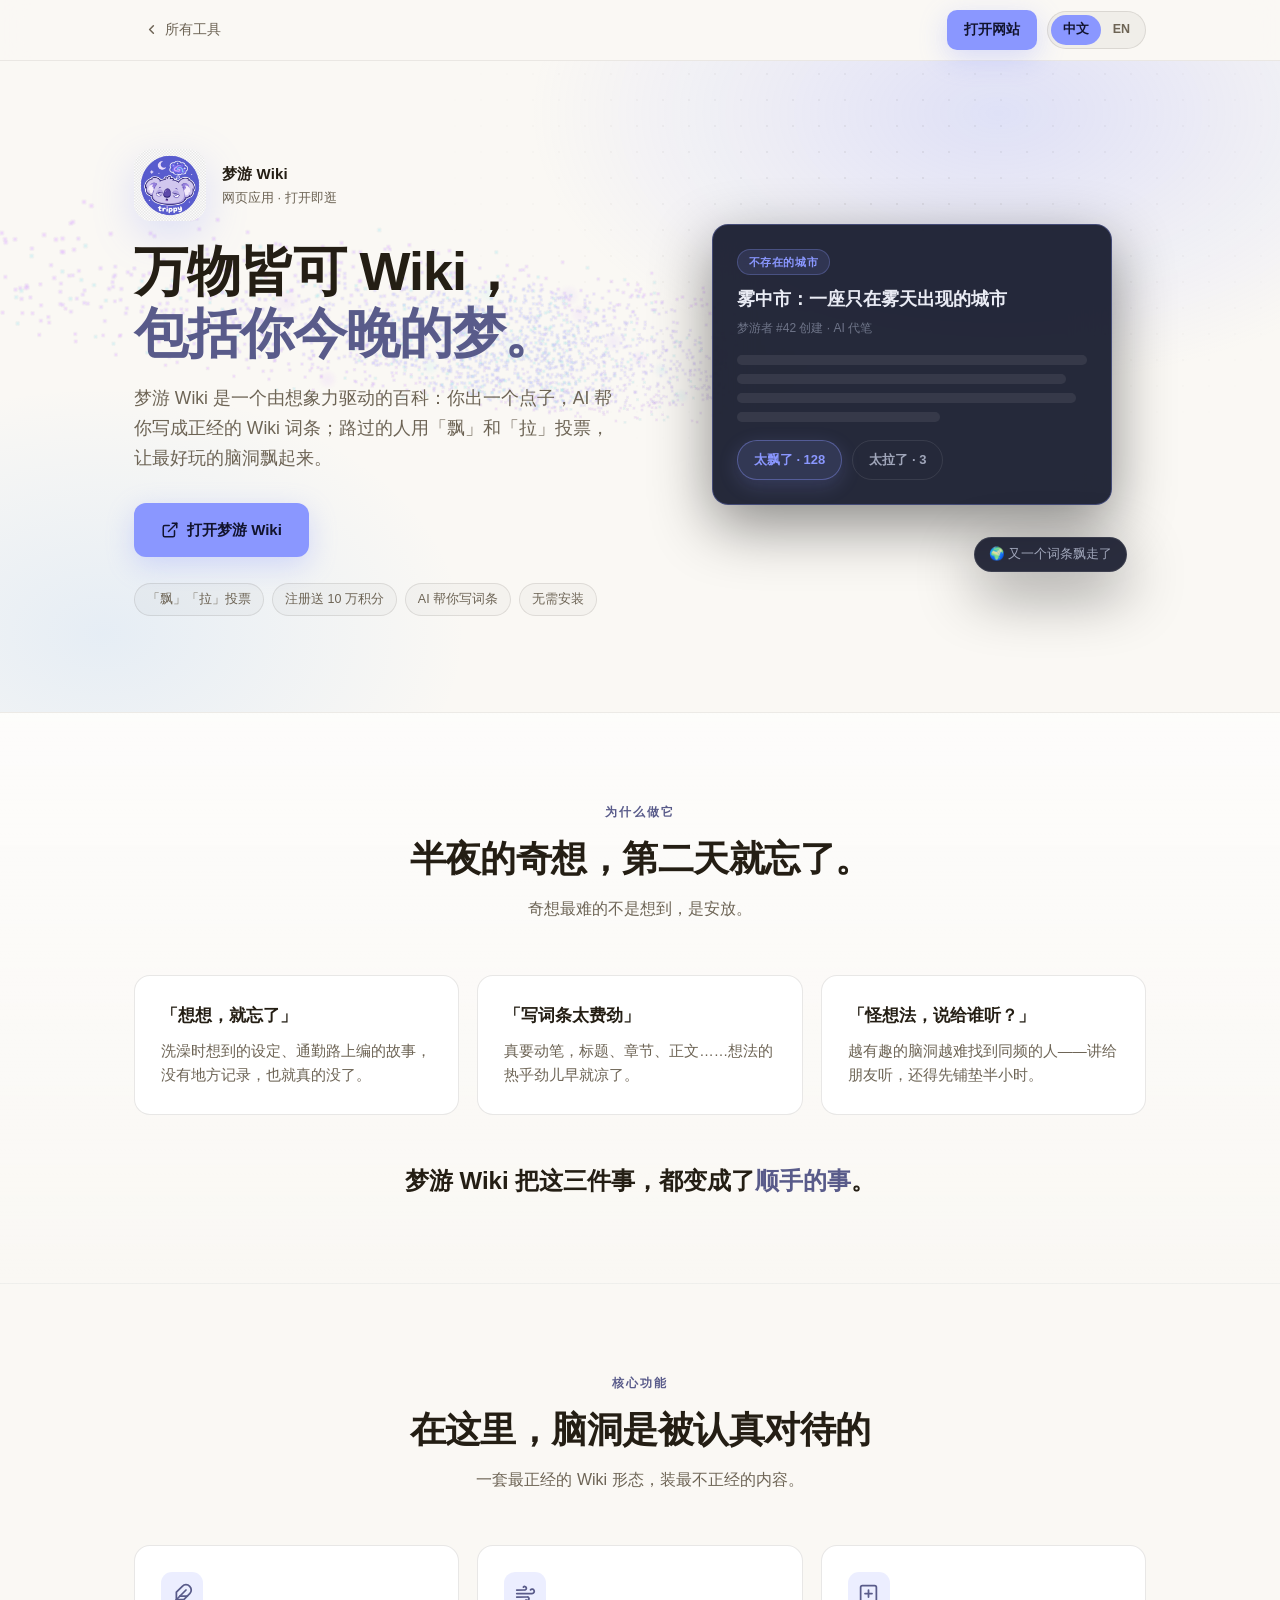
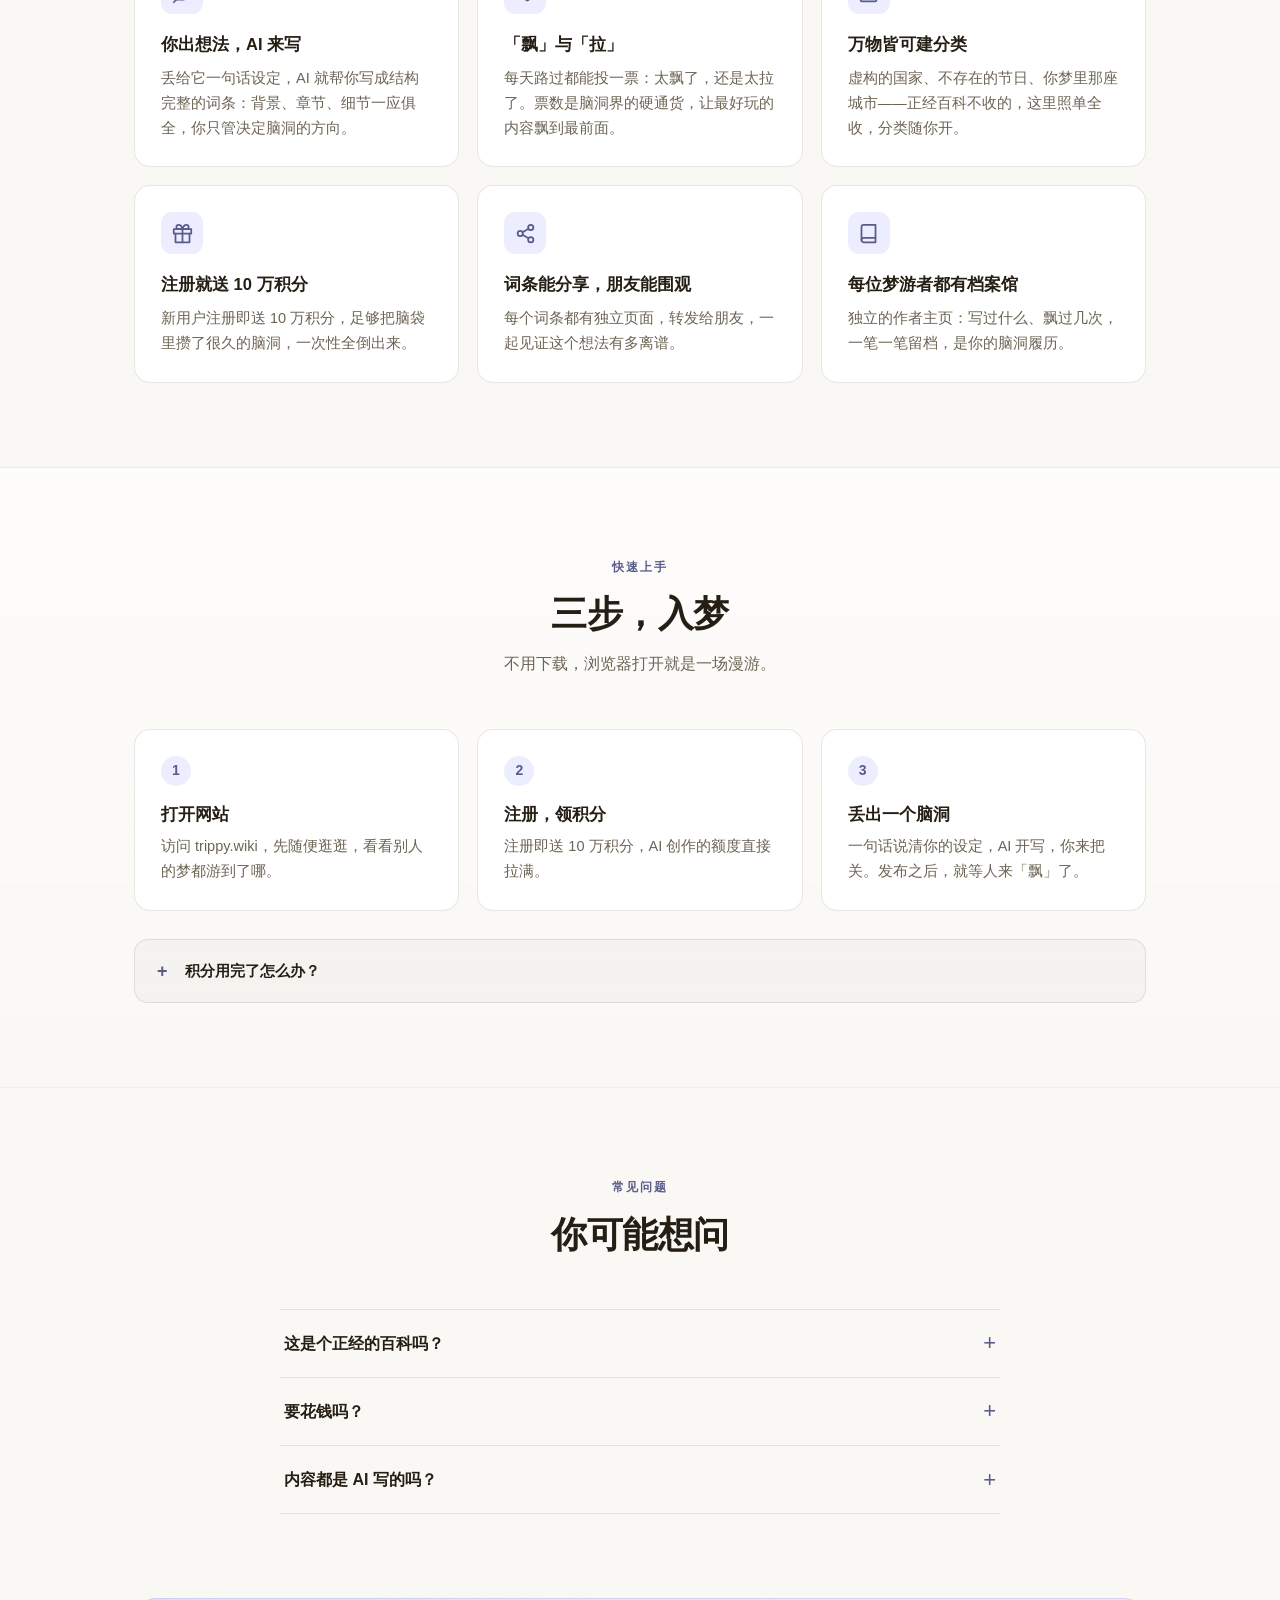
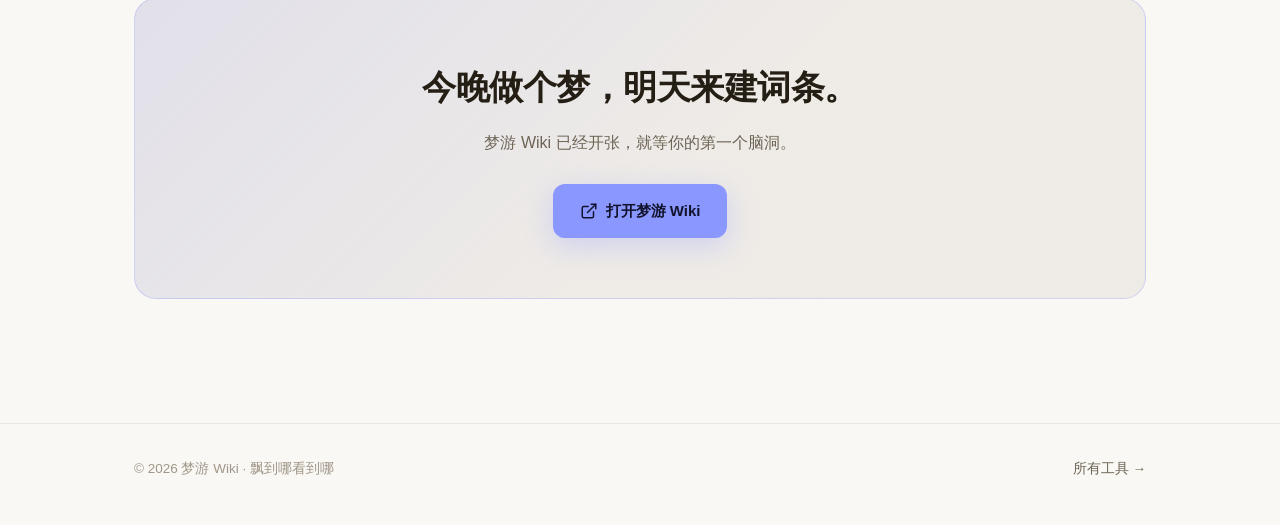
<file: public/tools/trippy-wiki/index.html>
<!DOCTYPE html>
<html lang="zh-CN">
<head>
  <meta charset="UTF-8">
  <meta name="viewport" content="width=device-width, initial-scale=1.0">
  <title data-i18n-zh="梦游 Wiki — 万物皆可 Wiki，包括你今晚的梦" data-i18n-en="Trippy Wiki — a wiki for anything, even tonight's dream">梦游 Wiki — 万物皆可 Wiki，包括你今晚的梦</title>
  <meta name="description" data-i18n-zh="梦游 Wiki：一个由想象力驱动的 Wiki。你出脑洞，AI 帮你写成词条，路过的人用「飘」和「拉」投票。注册就送 10 万积分。" data-i18n-en="Trippy Wiki: an imagination-powered wiki. You bring the idea, AI writes the entry, passers-by vote with 'Float' or 'Lame'. 100k credits on sign-up.">
  <link rel="icon" type="image/png" href="../../assets/img/trippy-wiki.png">
  <link rel="stylesheet" href="../../assets/css/style.css">
  <style>
    /* ===== Wiki 词条演示（仅本页使用） ===== */
    .tw-entry {
      position: absolute;
      top: 56px;
      left: 50%;
      transform: translateX(-50%);
      width: min(400px, 94%);
      background: rgba(19, 23, 42, 0.92);
      border: 1px solid color-mix(in srgb, var(--accent) 30%, transparent);
      border-radius: 16px;
      box-shadow: var(--shadow);
      backdrop-filter: blur(18px);
      -webkit-backdrop-filter: blur(18px);
      padding: 22px 24px 24px;
    }
    .tw-cat {
      display: inline-block;
      font-size: 11px;
      font-weight: 700;
      letter-spacing: 0.05em;
      color: var(--accent);
      background: color-mix(in srgb, var(--accent) 12%, transparent);
      border: 1px solid color-mix(in srgb, var(--accent) 28%, transparent);
      border-radius: 999px;
      padding: 3px 11px;
      margin-bottom: 12px;
    }
    .tw-title { font-size: 18px; font-weight: 800; line-height: 1.4; margin-bottom: 6px; }
    .tw-meta { font-size: 12px; color: var(--faint); margin-bottom: 16px; }
    .tw-line {
      height: 10px;
      border-radius: 5px;
      background: rgba(255, 255, 255, 0.08);
      margin-bottom: 9px;
    }
    .tw-line.l1 { width: 100%; }
    .tw-line.l2 { width: 94%; }
    .tw-line.l3 { width: 97%; }
    .tw-line.l4 { width: 58%; }
    .tw-votes { display: flex; gap: 10px; margin-top: 18px; }
    .tw-vote {
      display: inline-flex;
      align-items: center;
      gap: 6px;
      font-size: 13px;
      font-weight: 700;
      padding: 8px 16px;
      border-radius: 999px;
      border: 1px solid var(--border);
      color: var(--muted);
      font-variant-numeric: tabular-nums;
    }
    .tw-vote.up {
      color: var(--accent);
      background: color-mix(in srgb, var(--accent) 13%, transparent);
      border-color: color-mix(in srgb, var(--accent) 40%, transparent);
      box-shadow: 0 6px 20px color-mix(in srgb, var(--accent) 18%, transparent);
    }
    .tw-seed {
      position: absolute;
      right: 4%;
      bottom: 6%;
      font-size: 12.5px;
      color: var(--muted);
      background: rgba(19, 23, 42, 0.9);
      border: 1px solid var(--border);
      border-radius: 999px;
      padding: 6px 14px;
      box-shadow: var(--shadow);
      animation: twfloat 3.2s ease-in-out infinite;
    }
    @keyframes twfloat {
      0%, 100% { transform: translateY(0); }
      50%      { transform: translateY(-7px); }
    }
    @media (max-width: 560px) {
      .tw-entry { top: 44px; padding: 18px 18px 20px; }
      .tw-seed { display: none; }
    }
  </style>
</head>
<body style="--accent: #8a97ff; --btn-text: #12142e;">

  <header class="site-header">
    <div class="container nav">
      <a class="back-link" href="../../">
        <svg width="15" height="15" viewBox="0 0 24 24" fill="none" stroke="currentColor" stroke-width="2.4" stroke-linecap="round" stroke-linejoin="round" aria-hidden="true"><polyline points="15 18 9 12 15 6"/></svg>
        <span data-i18n-zh="所有工具" data-i18n-en="All tools">所有工具</span>
      </a>
      <div class="nav-right">
        <a class="btn btn-primary btn-sm" href="https://www.trippy.wiki/" target="_blank" rel="noopener"
           data-i18n-zh="打开网站" data-i18n-en="Open site">打开网站</a>
        <div class="lang-switch" role="group" aria-label="Language">
          <button type="button" data-lang="zh" aria-pressed="true">中文</button>
          <button type="button" data-lang="en" aria-pressed="false">EN</button>
        </div>
      </div>
    </div>
  </header>

  <main>

    <!-- ============ Hero ============ -->
    <section class="hero">
      <canvas id="hero-gl" aria-hidden="true"
              data-engine="three" data-scene="nebula" data-colors="#8a97ff,#c77dff,#6ee7d8"></canvas>
      <div class="container hero-inner">

        <div class="hero-copy">
          <div class="hero-app">
            <img src="../../assets/img/trippy-wiki.png" alt="Trippy Wiki">
            <div>
              <div class="hero-app-name" data-i18n-zh="梦游 Wiki" data-i18n-en="Trippy Wiki">梦游 Wiki</div>
              <div class="hero-app-cat" data-i18n-zh="网页应用 · 打开即逛" data-i18n-en="Web app · Browse in your browser">网页应用 · 打开即逛</div>
            </div>
          </div>
          <h1 class="hero-title"
              data-i18n-zh="万物皆可 Wiki，<br><em>包括你今晚的梦。</em>"
              data-i18n-en="A wiki for anything —<br><em>even tonight's dream.</em>">万物皆可 Wiki，<br><em>包括你今晚的梦。</em></h1>
          <p class="hero-sub"
             data-i18n-zh="梦游 Wiki 是一个由想象力驱动的百科：你出一个点子，AI 帮你写成正经的 Wiki 词条；路过的人用「飘」和「拉」投票，让最好玩的脑洞飘起来。"
             data-i18n-en="Trippy Wiki is an encyclopedia powered by imagination: you bring the idea, the AI writes it up as a proper wiki entry, and passers-by vote with 'Float' or 'Lame' to send the best daydreams drifting.">梦游 Wiki 是一个由想象力驱动的百科：你出一个点子，AI 帮你写成正经的 Wiki 词条；路过的人用「飘」和「拉」投票，让最好玩的脑洞飘起来。</p>
          <div class="hero-ctas">
            <a class="btn btn-primary" href="https://www.trippy.wiki/" target="_blank" rel="noopener">
              <svg viewBox="0 0 24 24" fill="none" stroke="currentColor" stroke-width="2" stroke-linecap="round" stroke-linejoin="round" aria-hidden="true"><path d="M18 13v6a2 2 0 0 1-2 2H5a2 2 0 0 1-2-2V8a2 2 0 0 1 2-2h6"/><polyline points="15 3 21 3 21 9"/><line x1="10" y1="14" x2="21" y2="3"/></svg>
              <span data-i18n-zh="打开梦游 Wiki" data-i18n-en="Open Trippy Wiki">打开梦游 Wiki</span>
            </a>
          </div>
          <div class="facts">
            <span class="fact" data-i18n-zh="「飘」「拉」投票" data-i18n-en="Float-or-flame votes">「飘」「拉」投票</span>
            <span class="fact" data-i18n-zh="注册送 10 万积分" data-i18n-en="100k credits on sign-up">注册送 10 万积分</span>
            <span class="fact" data-i18n-zh="AI 帮你写词条" data-i18n-en="AI writes it up">AI 帮你写词条</span>
            <span class="fact" data-i18n-zh="无需安装" data-i18n-en="No install needed">无需安装</span>
          </div>
        </div>

        <!-- 词条效果演示（纯装饰） -->
        <div class="mock" aria-hidden="true">
          <div class="tw-entry">
            <span class="tw-cat" data-i18n-zh="不存在的城市" data-i18n-en="Cities that don't exist">不存在的城市</span>
            <h3 class="tw-title" data-i18n-zh="雾中市：一座只在雾天出现的城市" data-i18n-en="Fog City: it only appears in the fog">雾中市：一座只在雾天出现的城市</h3>
            <div class="tw-meta" data-i18n-zh="梦游者 #42 创建 · AI 代笔" data-i18n-en="Created by Dreamer #42 · written by AI">梦游者 #42 创建 · AI 代笔</div>
            <div class="tw-line l1"></div>
            <div class="tw-line l2"></div>
            <div class="tw-line l3"></div>
            <div class="tw-line l4"></div>
            <div class="tw-votes">
              <span class="tw-vote up" data-i18n-zh="太飘了 · 128" data-i18n-en="Too floaty · 128">太飘了 · 128</span>
              <span class="tw-vote" data-i18n-zh="太拉了 · 3" data-i18n-en="Too lame · 3">太拉了 · 3</span>
            </div>
          </div>
          <span class="tw-seed" data-i18n-zh="🌍 又一个词条飘走了" data-i18n-en="🌍 Another entry drifts away">🌍 又一个词条飘走了</span>
        </div>

      </div>
    </section>

    <!-- ============ 为什么 ============ -->
    <section class="section section-alt">
      <div class="container">
        <div class="section-head">
          <span class="kicker" data-i18n-zh="为什么做它" data-i18n-en="WHY">为什么做它</span>
          <h2 class="section-title"
              data-i18n-zh="半夜的奇想，第二天就忘了。" data-i18n-en="That 2 a.m. idea? Gone by morning.">半夜的奇想，第二天就忘了。</h2>
          <p class="section-sub"
             data-i18n-zh="奇想最难的不是想到，是安放。" data-i18n-en="The hard part of a wild idea isn't having it — it's giving it somewhere to live.">奇想最难的不是想到，是安放。</p>
        </div>

        <div class="pain-grid">
          <div class="pain-card">
            <h3 data-i18n-zh="「想想，就忘了」" data-i18n-en="&ldquo;Thought it, lost it&rdquo;">「想想，就忘了」</h3>
            <p data-i18n-zh="洗澡时想到的设定、通勤路上编的故事，没有地方记录，也就真的没了。"
               data-i18n-en="The lore you invented in the shower, the story from your commute — with nowhere to write them down, they're just gone.">洗澡时想到的设定、通勤路上编的故事，没有地方记录，也就真的没了。</p>
          </div>
          <div class="pain-card">
            <h3 data-i18n-zh="「写词条太费劲」" data-i18n-en="&ldquo;Writing it up is a chore&rdquo;">「写词条太费劲」</h3>
            <p data-i18n-zh="真要动笔，标题、章节、正文……想法的热乎劲儿早就凉了。"
               data-i18n-en="By the time you've set up headings and sections, the spark has gone cold.">真要动笔，标题、章节、正文……想法的热乎劲儿早就凉了。</p>
          </div>
          <div class="pain-card">
            <h3 data-i18n-zh="「怪想法，说给谁听？」" data-i18n-en="&ldquo;Who do you even tell?&rdquo;">「怪想法，说给谁听？」</h3>
            <p data-i18n-zh="越有趣的脑洞越难找到同频的人——讲给朋友听，还得先铺垫半小时。"
               data-i18n-en="The weirder the idea, the harder it is to find kindred spirits — briefing a friend takes half an hour.">越有趣的脑洞越难找到同频的人——讲给朋友听，还得先铺垫半小时。</p>
          </div>
        </div>

        <p class="pain-transition"
           data-i18n-zh="梦游 Wiki 把这三件事，都变成了<em>顺手的事</em>。"
           data-i18n-en="Trippy Wiki turns all three into things you can do <em>on the spot</em>.">梦游 Wiki 把这三件事，都变成了<em>顺手的事</em>。</p>
      </div>
    </section>

    <!-- ============ 核心功能 ============ -->
    <section class="section">
      <div class="container">
        <div class="section-head">
          <span class="kicker" data-i18n-zh="核心功能" data-i18n-en="FEATURES">核心功能</span>
          <h2 class="section-title"
              data-i18n-zh="在这里，脑洞是被认真对待的" data-i18n-en="Here, daydreams get taken seriously">在这里，脑洞是被认真对待的</h2>
          <p class="section-sub"
             data-i18n-zh="一套最正经的 Wiki 形态，装最不正经的内容。"
             data-i18n-en="A perfectly serious wiki format for perfectly unserious content.">一套最正经的 Wiki 形态，装最不正经的内容。</p>
        </div>

        <div class="feature-grid">
          <div class="feature-card">
            <div class="feature-icon">
              <svg viewBox="0 0 24 24" fill="none" stroke="currentColor" stroke-width="2" stroke-linecap="round" stroke-linejoin="round" aria-hidden="true"><path d="M20.24 12.24a6 6 0 0 0-8.49-8.49L5 10.5V19h8.5z"/><line x1="16" y1="8" x2="2" y2="22"/><line x1="17.5" y1="15" x2="9" y2="15"/></svg>
            </div>
            <h3 data-i18n-zh="你出想法，AI 来写" data-i18n-en="You dream it, AI writes it">你出想法，AI 来写</h3>
            <p data-i18n-zh="丢给它一句话设定，AI 就帮你写成结构完整的词条：背景、章节、细节一应俱全，你只管决定脑洞的方向。"
               data-i18n-en="Toss in a one-line premise and the AI writes a full entry — background, sections and all. You just steer the nonsense.">丢给它一句话设定，AI 就帮你写成结构完整的词条：背景、章节、细节一应俱全，你只管决定脑洞的方向。</p>
          </div>

          <div class="feature-card">
            <div class="feature-icon">
              <svg viewBox="0 0 24 24" fill="none" stroke="currentColor" stroke-width="2" stroke-linecap="round" stroke-linejoin="round" aria-hidden="true"><path d="M9.59 4.59A2 2 0 1 1 11 8H2"/><path d="M12.59 19.41A2 2 0 1 0 14 16H2"/><path d="M17.73 7.73A2.5 2.5 0 1 1 19.5 12H2"/></svg>
            </div>
            <h3 data-i18n-zh="「飘」与「拉」" data-i18n-en="Float it or flame it">「飘」与「拉」</h3>
            <p data-i18n-zh="每天路过都能投一票：太飘了，还是太拉了。票数是脑洞界的硬通货，让最好玩的内容飘到最前面。"
               data-i18n-en="One vote a day: too floaty, or too lame. Votes are the hard currency of imagination — they float the best stuff to the top.">每天路过都能投一票：太飘了，还是太拉了。票数是脑洞界的硬通货，让最好玩的内容飘到最前面。</p>
          </div>

          <div class="feature-card">
            <div class="feature-icon">
              <svg viewBox="0 0 24 24" fill="none" stroke="currentColor" stroke-width="2" stroke-linecap="round" stroke-linejoin="round" aria-hidden="true"><rect x="3" y="3" width="18" height="18" rx="2" ry="2"/><line x1="12" y1="8" x2="12" y2="16"/><line x1="8" y1="12" x2="16" y2="12"/></svg>
            </div>
            <h3 data-i18n-zh="万物皆可建分类" data-i18n-en="Any category goes">万物皆可建分类</h3>
            <p data-i18n-zh="虚构的国家、不存在的节日、你梦里那座城市——正经百科不收的，这里照单全收，分类随你开。"
               data-i18n-en="Fictional countries, holidays that don't exist, the geography of a city you dreamed — the stuff serious encyclopedias reject is welcome here. You open the categories.">虚构的国家、不存在的节日、你梦里那座城市——正经百科不收的，这里照单全收，分类随你开。</p>
          </div>

          <div class="feature-card">
            <div class="feature-icon">
              <svg viewBox="0 0 24 24" fill="none" stroke="currentColor" stroke-width="2" stroke-linecap="round" stroke-linejoin="round" aria-hidden="true"><polyline points="20 12 20 22 4 22 4 12"/><rect x="2" y="7" width="20" height="5"/><line x1="12" y1="22" x2="12" y2="7"/><path d="M12 7H7.5a2.5 2.5 0 0 1 0-5C11 2 12 7 12 7z"/><path d="M12 7h4.5a2.5 2.5 0 0 0 0-5C13 2 12 7 12 7z"/></svg>
            </div>
            <h3 data-i18n-zh="注册就送 10 万积分" data-i18n-en="100k credits, on the house">注册就送 10 万积分</h3>
            <p data-i18n-zh="新用户注册即送 10 万积分，足够把脑袋里攒了很久的脑洞，一次性全倒出来。"
               data-i18n-en="New accounts start with 100,000 credits — enough to pour out every idea you've been hoarding.">新用户注册即送 10 万积分，足够把脑袋里攒了很久的脑洞，一次性全倒出来。</p>
          </div>

          <div class="feature-card">
            <div class="feature-icon">
              <svg viewBox="0 0 24 24" fill="none" stroke="currentColor" stroke-width="2" stroke-linecap="round" stroke-linejoin="round" aria-hidden="true"><circle cx="18" cy="5" r="3"/><circle cx="6" cy="12" r="3"/><circle cx="18" cy="19" r="3"/><line x1="8.59" y1="13.51" x2="15.42" y2="17.49"/><line x1="15.41" y1="6.51" x2="8.59" y2="10.49"/></svg>
            </div>
            <h3 data-i18n-zh="词条能分享，朋友能围观" data-i18n-en="Shareable entries">词条能分享，朋友能围观</h3>
            <p data-i18n-zh="每个词条都有独立页面，转发给朋友，一起见证这个想法有多离谱。"
               data-i18n-en="Every entry gets its own page — share it and let friends witness just how unhinged the idea is.">每个词条都有独立页面，转发给朋友，一起见证这个想法有多离谱。</p>
          </div>

          <div class="feature-card">
            <div class="feature-icon">
              <svg viewBox="0 0 24 24" fill="none" stroke="currentColor" stroke-width="2" stroke-linecap="round" stroke-linejoin="round" aria-hidden="true"><path d="M4 19.5A2.5 2.5 0 0 1 6.5 17H20"/><path d="M6.5 2H20v20H6.5A2.5 2.5 0 0 1 4 19.5v-15A2.5 2.5 0 0 1 6.5 2z"/></svg>
            </div>
            <h3 data-i18n-zh="每位梦游者都有档案馆" data-i18n-en="Every dreamer gets an archive">每位梦游者都有档案馆</h3>
            <p data-i18n-zh="独立的作者主页：写过什么、飘过几次，一笔一笔留档，是你的脑洞履历。"
               data-i18n-en="A personal author page: every entry written, every float earned, all on the record — your résumé of nonsense.">独立的作者主页：写过什么、飘过几次，一笔一笔留档，是你的脑洞履历。</p>
          </div>
        </div>
      </div>
    </section>

    <!-- ============ 三步入梦 ============ -->
    <section class="section section-alt">
      <div class="container">
        <div class="section-head">
          <span class="kicker" data-i18n-zh="快速上手" data-i18n-en="GET STARTED">快速上手</span>
          <h2 class="section-title"
              data-i18n-zh="三步，入梦" data-i18n-en="Drift in, in three steps">三步，入梦</h2>
          <p class="section-sub"
             data-i18n-zh="不用下载，浏览器打开就是一场漫游。"
             data-i18n-en="Nothing to install — open a browser and start drifting.">不用下载，浏览器打开就是一场漫游。</p>
        </div>

        <div class="steps">
          <div class="step">
            <div class="step-num">1</div>
            <h3 data-i18n-zh="打开网站" data-i18n-en="Open the site">打开网站</h3>
            <p data-i18n-zh="访问 trippy.wiki，先随便逛逛，看看别人的梦都游到了哪。"
               data-i18n-en="Head to trippy.wiki and wander — see where other dreamers have drifted.">访问 trippy.wiki，先随便逛逛，看看别人的梦都游到了哪。</p>
          </div>
          <div class="step">
            <div class="step-num">2</div>
            <h3 data-i18n-zh="注册，领积分" data-i18n-en="Sign up, grab credits">注册，领积分</h3>
            <p data-i18n-zh="注册即送 10 万积分，AI 创作的额度直接拉满。"
               data-i18n-en="You'll get 100,000 credits on the spot — plenty of headroom for AI writing.">注册即送 10 万积分，AI 创作的额度直接拉满。</p>
          </div>
          <div class="step">
            <div class="step-num">3</div>
            <h3 data-i18n-zh="丢出一个脑洞" data-i18n-en="Drop an idea">丢出一个脑洞</h3>
            <p data-i18n-zh="一句话说清你的设定，AI 开写，你来把关。发布之后，就等人来「飘」了。"
               data-i18n-en="Describe your premise in one line, let the AI draft it, keep editorial control. Publish — then wait for the floats.">一句话说清你的设定，AI 开写，你来把关。发布之后，就等人来「飘」了。</p>
          </div>
        </div>

        <details class="note">
          <summary data-i18n-zh="积分用完了怎么办？" data-i18n-en="What happens when credits run out?">积分用完了怎么办？</summary>
          <div class="note-body">
            <p data-i18n-zh="积分只在 AI 创作时消耗。用完后可以在站内充值继续写；逛词条和投票不受影响，一直不收费。"
               data-i18n-en="Credits are only spent on AI writing. Top up on-site when you run out; browsing and voting are unaffected — and never cost anything.">积分只在 AI 创作时消耗。用完后可以在站内充值继续写；逛词条和投票不受影响，一直不收费。</p>
          </div>
        </details>
      </div>
    </section>

    <!-- ============ FAQ ============ -->
    <section class="section">
      <div class="container">
        <div class="section-head">
          <span class="kicker" data-i18n-zh="常见问题" data-i18n-en="FAQ">常见问题</span>
          <h2 class="section-title"
              data-i18n-zh="你可能想问" data-i18n-en="You might be wondering">你可能想问</h2>
        </div>

        <div class="faq">
          <details>
            <summary data-i18n-zh="这是个正经的百科吗？" data-i18n-en="Is this a serious encyclopedia?">这是个正经的百科吗？</summary>
            <p class="faq-a"
               data-i18n-zh="不是——恰恰相反。这里的词条大多来自想象力，当消遣读就好，请勿当事实引用（连搜索引擎都被我们礼貌劝退了）。"
               data-i18n-en="No — quite the opposite. Entries here mostly come from imagination; read them for fun, don't cite them as fact. (We even asked search engines, politely, to stay out.)">不是——恰恰相反。这里的词条大多来自想象力，当消遣读就好，请勿当事实引用（连搜索引擎都被我们礼貌劝退了）。</p>
          </details>
          <details>
            <summary data-i18n-zh="要花钱吗？" data-i18n-en="Does it cost money?">要花钱吗？</summary>
            <p class="faq-a"
               data-i18n-zh="逛词条和投票不收费，注册送 10 万积分用于 AI 创作；用完了可以站内充值。"
               data-i18n-en="Browsing and voting cost nothing, and you start with 100,000 credits for AI writing; top up on-site when you need more.">逛词条和投票不收费，注册送 10 万积分用于 AI 创作；用完了可以站内充值。</p>
          </details>
          <details>
            <summary data-i18n-zh="内容都是 AI 写的吗？" data-i18n-en="Is the content all AI-written?">内容都是 AI 写的吗？</summary>
            <p class="faq-a"
               data-i18n-zh="点子来自人，AI 负责把它写成完整的词条，创作者可以编辑把关后再发布——人类的脑洞，AI 的手速。"
               data-i18n-en="The ideas come from people, the AI turns them into full entries, and the creator edits and publishes the final version — human imagination, AI typing speed.">点子来自人，AI 负责把它写成完整的词条，创作者可以编辑把关后再发布——人类的脑洞，AI 的手速。</p>
          </details>
        </div>
      </div>
    </section>

    <!-- ============ CTA ============ -->
    <section class="section" style="padding-top: 0;">
      <div class="container">
        <div class="cta-band">
          <h2 data-i18n-zh="今晚做个梦，明天来建词条。" data-i18n-en="Dream tonight. Write the wiki entry tomorrow.">今晚做个梦，明天来建词条。</h2>
          <p data-i18n-zh="梦游 Wiki 已经开张，就等你的第一个脑洞。"
             data-i18n-en="Trippy Wiki is open — all it's missing is your first idea.">梦游 Wiki 已经开张，就等你的第一个脑洞。</p>
          <div class="hero-ctas">
            <a class="btn btn-primary" href="https://www.trippy.wiki/" target="_blank" rel="noopener">
              <svg viewBox="0 0 24 24" fill="none" stroke="currentColor" stroke-width="2" stroke-linecap="round" stroke-linejoin="round" aria-hidden="true"><path d="M18 13v6a2 2 0 0 1-2 2H5a2 2 0 0 1-2-2V8a2 2 0 0 1 2-2h6"/><polyline points="15 3 21 3 21 9"/><line x1="10" y1="14" x2="21" y2="3"/></svg>
              <span data-i18n-zh="打开梦游 Wiki" data-i18n-en="Open Trippy Wiki">打开梦游 Wiki</span>
            </a>
          </div>
        </div>
      </div>
    </section>

  </main>

  <footer class="site-footer">
    <div class="container footer-inner">
      <span data-i18n-zh="© 2026 梦游 Wiki · 飘到哪看到哪" data-i18n-en="© 2026 Trippy Wiki · drift where you may">© 2026 梦游 Wiki · 飘到哪看到哪</span>
      <a href="../../" data-i18n-zh="所有工具 →" data-i18n-en="All tools →">所有工具 →</a>
    </div>
  </footer>

  <script src="../../assets/js/i18n.js"></script>
  <script src="../../assets/js/hero-gl.js"></script>
</body>
</html>
</file>
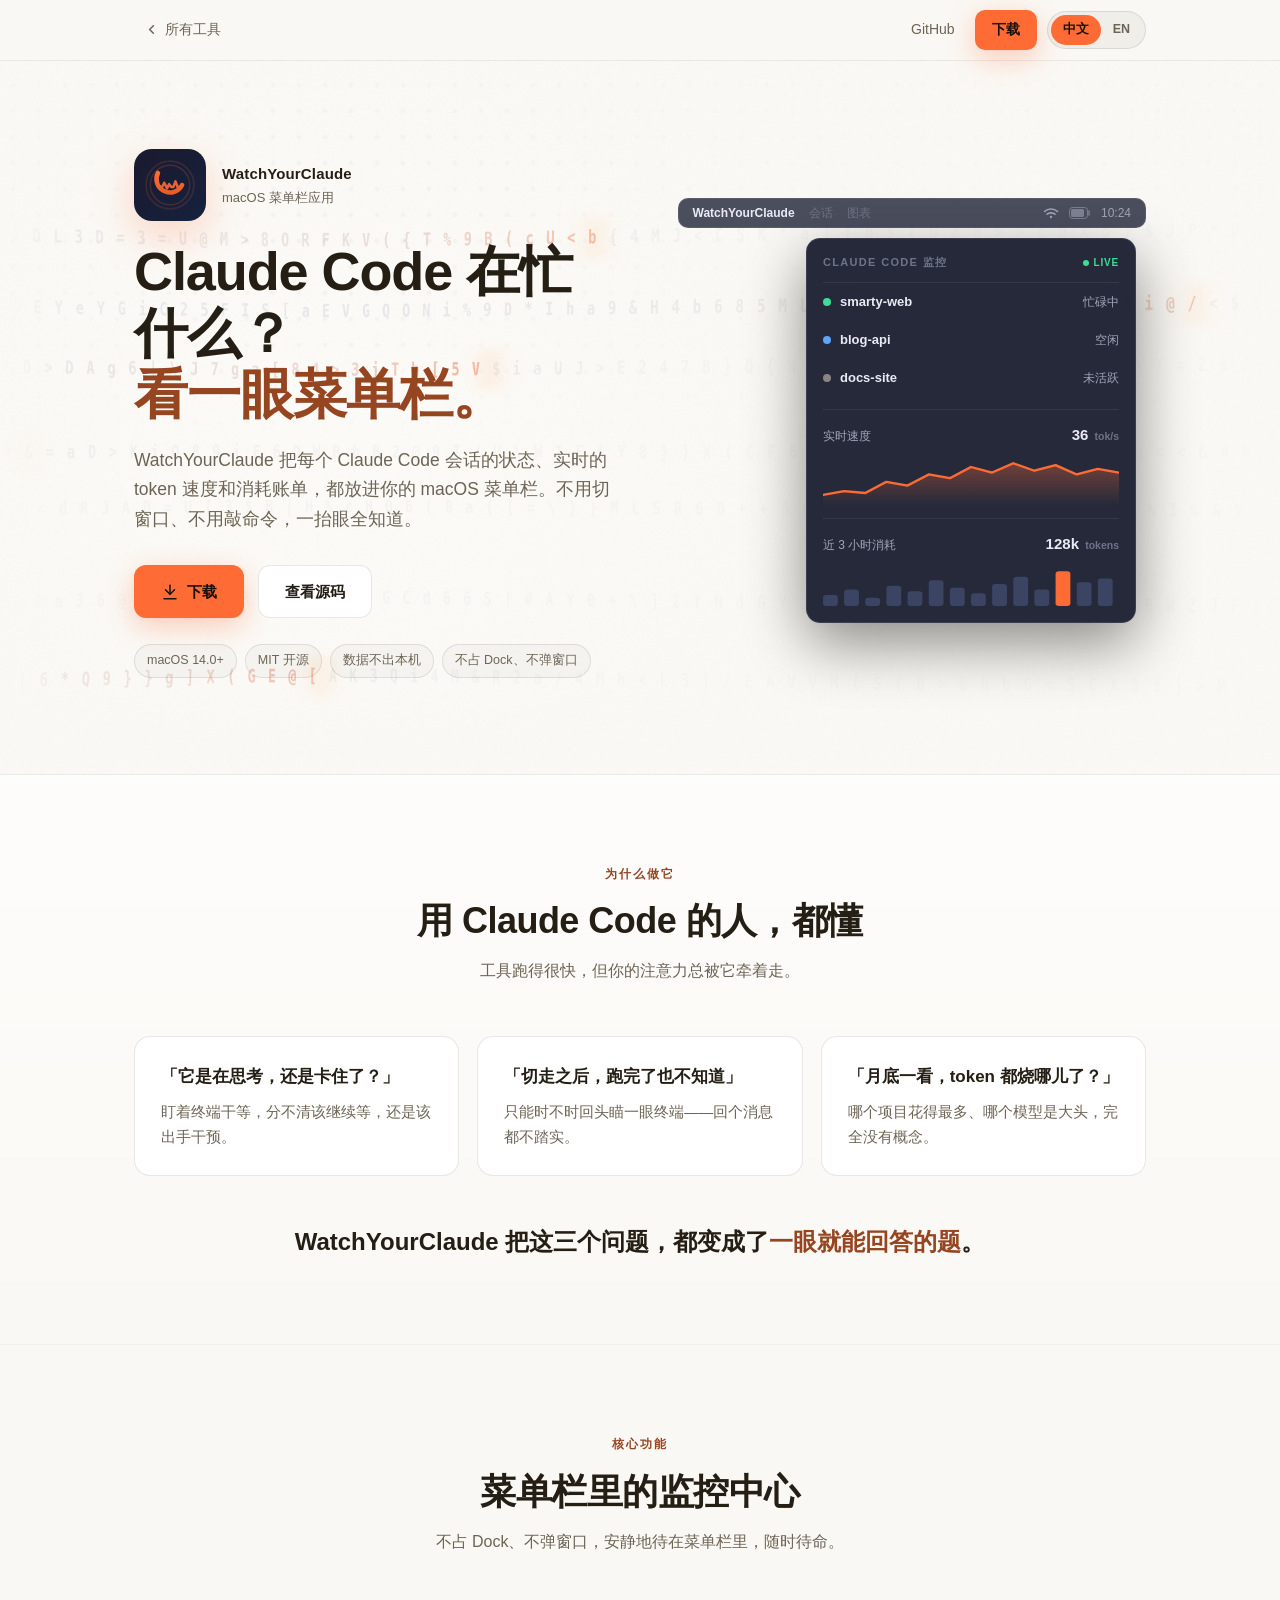
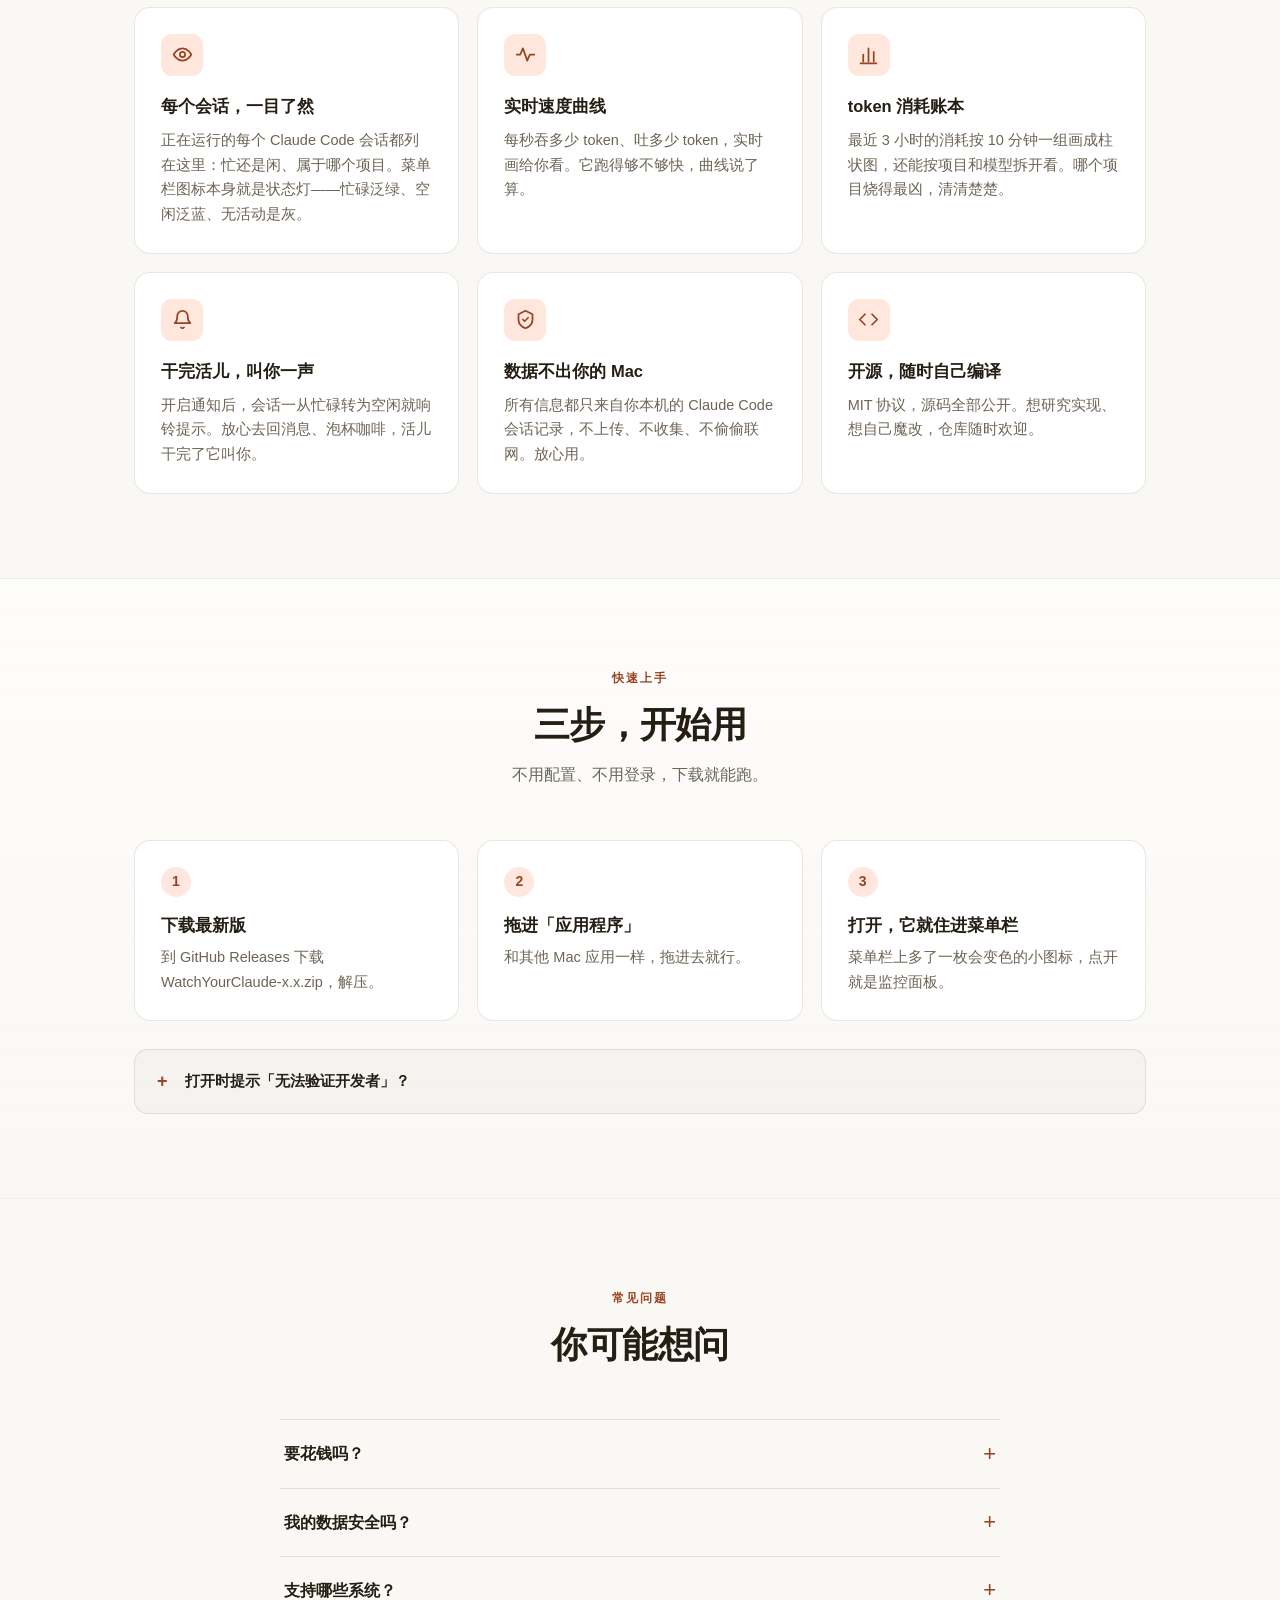
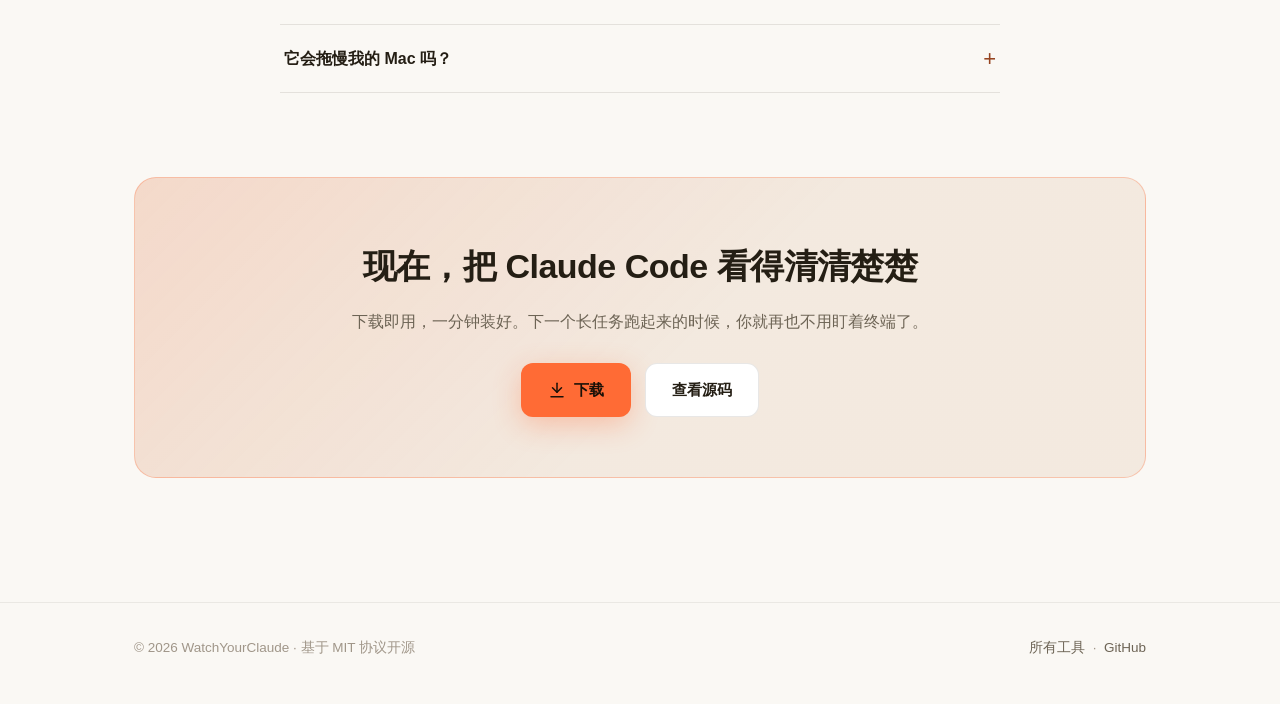
<file: public/tools/watch-your-claude/index.html>
<!DOCTYPE html>
<html lang="zh-CN">
<head>
  <meta charset="UTF-8">
  <meta name="viewport" content="width=device-width, initial-scale=1.0">
  <title data-i18n-zh="WatchYourClaude — 菜单栏里的 Claude Code 监控" data-i18n-en="WatchYourClaude — Claude Code monitoring in your menu bar">WatchYourClaude — 菜单栏里的 Claude Code 监控</title>
  <meta name="description" data-i18n-zh="WatchYourClaude 把每个 Claude Code 会话的状态、实时 token 速度和消耗账单放进 macOS 菜单栏。开源、数据不出本机。" data-i18n-en="WatchYourClaude puts every Claude Code session's status, live token speed, and usage ledger right into your macOS menu bar. Open source, data stays on your Mac.">
  <link rel="icon" type="image/svg+xml" href="../../assets/img/watch-your-claude.svg">
  <link rel="stylesheet" href="../../assets/css/style.css">
</head>
<body style="--accent: #ff6b35;">

  <header class="site-header">
    <div class="container nav">
      <a class="back-link" href="../../">
        <svg width="15" height="15" viewBox="0 0 24 24" fill="none" stroke="currentColor" stroke-width="2.4" stroke-linecap="round" stroke-linejoin="round" aria-hidden="true"><polyline points="15 18 9 12 15 6"/></svg>
        <span data-i18n-zh="所有工具" data-i18n-en="All tools">所有工具</span>
      </a>
      <div class="nav-right">
        <a class="nav-link hide-sm" href="https://github.com/smarty-kiki/watch_your_claude" target="_blank" rel="noopener">GitHub</a>
        <a class="btn btn-primary btn-sm" href="https://github.com/smarty-kiki/watch_your_claude/releases" target="_blank" rel="noopener"
           data-i18n-zh="下载" data-i18n-en="Download">下载</a>
        <div class="lang-switch" role="group" aria-label="Language">
          <button type="button" data-lang="zh" aria-pressed="true">中文</button>
          <button type="button" data-lang="en" aria-pressed="false">EN</button>
        </div>
      </div>
    </div>
  </header>

  <main>

    <!-- ============ Hero ============ -->
    <section class="hero">
      <canvas id="hero-gl" aria-hidden="true"
              data-mode="scan" data-colors="#ff6b35,#ffb26b,#ff878d" data-speed="1.15"></canvas>
      <div class="container hero-inner">

        <div class="hero-copy">
          <div class="hero-app">
            <img src="../../assets/img/watch-your-claude.svg" alt="WatchYourClaude">
            <div>
              <div class="hero-app-name">WatchYourClaude</div>
              <div class="hero-app-cat" data-i18n-zh="macOS 菜单栏应用" data-i18n-en="macOS menu bar app">macOS 菜单栏应用</div>
            </div>
          </div>
          <h1 class="hero-title"
              data-i18n-zh="Claude Code 在忙什么？<br><em>看一眼菜单栏。</em>"
              data-i18n-en="What's Claude Code up to?<br><em>Glance at your menu bar.</em>">Claude Code 在忙什么？<br><em>看一眼菜单栏。</em></h1>
          <p class="hero-sub"
             data-i18n-zh="WatchYourClaude 把每个 Claude Code 会话的状态、实时的 token 速度和消耗账单，都放进你的 macOS 菜单栏。不用切窗口、不用敲命令，一抬眼全知道。"
             data-i18n-en="WatchYourClaude puts every Claude Code session's status, live token speed, and usage ledger right into your macOS menu bar. No window switching, no commands — one glance says it all.">WatchYourClaude 把每个 Claude Code 会话的状态、实时的 token 速度和消耗账单，都放进你的 macOS 菜单栏。不用切窗口、不用敲命令，一抬眼全知道。</p>
          <div class="hero-ctas">
            <a class="btn btn-primary" href="https://github.com/smarty-kiki/watch_your_claude/releases" target="_blank" rel="noopener">
              <svg viewBox="0 0 24 24" fill="none" stroke="currentColor" stroke-width="2" stroke-linecap="round" stroke-linejoin="round" aria-hidden="true"><path d="M12 3v12"/><polyline points="6 9 12 15 18 9"/><path d="M4 21h16"/></svg>
              <span data-i18n-zh="下载" data-i18n-en="Download">下载</span>
            </a>
            <a class="btn btn-ghost" href="https://github.com/smarty-kiki/watch_your_claude" target="_blank" rel="noopener"
               data-i18n-zh="查看源码" data-i18n-en="View source">查看源码</a>
          </div>
          <div class="facts">
            <span class="fact">macOS 14.0+</span>
            <span class="fact" data-i18n-zh="MIT 开源" data-i18n-en="MIT open source">MIT 开源</span>
            <span class="fact" data-i18n-zh="数据不出本机" data-i18n-en="Data stays on your Mac">数据不出本机</span>
            <span class="fact" data-i18n-zh="不占 Dock、不弹窗口" data-i18n-en="No Dock icon, no windows">不占 Dock、不弹窗口</span>
          </div>
        </div>

        <!-- 菜单栏效果演示（纯装饰） -->
        <div class="mock" aria-hidden="true">
          <div class="mock-menubar">
            <div class="mb-left">
              <span class="mb-strong">WatchYourClaude</span>
              <span class="mb-dim" data-i18n-zh="会话" data-i18n-en="Sessions">会话</span>
              <span class="mb-dim" data-i18n-zh="图表" data-i18n-en="Charts">图表</span>
            </div>
            <div class="mb-right">
              <svg width="16" height="12" viewBox="0 0 16 12" fill="none" stroke="currentColor" stroke-width="1.6" stroke-linecap="round"><path d="M1.5 4.5C5 1.2 11 1.2 14.5 4.5"/><path d="M4 7.2C6 5.4 10 5.4 12 7.2"/><circle cx="8" cy="10" r="1.2" fill="currentColor" stroke="none"/></svg>
              <svg width="22" height="12" viewBox="0 0 22 12" fill="none"><rect x="0.5" y="0.5" width="18" height="11" rx="3" stroke="currentColor" opacity="0.55"/><rect x="2" y="2" width="13" height="8" rx="1.5" fill="currentColor" opacity="0.6"/><path d="M20 4v4" stroke="currentColor" opacity="0.55" stroke-linecap="round" stroke-width="1.6"/></svg>
              <span class="mb-time">10:24</span>
            </div>
          </div>

          <div class="mock-panel">
            <div class="mp-head">
              <span class="mp-title" data-i18n-zh="Claude Code 监控" data-i18n-en="Claude Code monitor">Claude Code 监控</span>
              <span class="mp-live"><i></i>LIVE</span>
            </div>
            <ul class="mp-sessions">
              <li>
                <i class="dot busy"></i>
                <span class="mp-proj">smarty-web</span>
                <span class="mp-status" data-i18n-zh="忙碌中" data-i18n-en="Busy">忙碌中</span>
              </li>
              <li>
                <i class="dot idle"></i>
                <span class="mp-proj">blog-api</span>
                <span class="mp-status" data-i18n-zh="空闲" data-i18n-en="Idle">空闲</span>
              </li>
              <li>
                <i class="dot off"></i>
                <span class="mp-proj">docs-site</span>
                <span class="mp-status" data-i18n-zh="未活跃" data-i18n-en="Inactive">未活跃</span>
              </li>
            </ul>

            <div class="mp-block">
              <div class="mp-row">
                <span class="mp-label" data-i18n-zh="实时速度" data-i18n-en="Live throughput">实时速度</span>
                <span class="mp-value">36 <small>tok/s</small></span>
              </div>
              <svg class="mp-spark" viewBox="0 0 280 56" preserveAspectRatio="none">
                <defs>
                  <linearGradient id="wycSpark" x1="0" y1="0" x2="0" y2="1">
                    <stop offset="0" stop-color="#FF6B35" stop-opacity="0.35"/>
                    <stop offset="1" stop-color="#FF6B35" stop-opacity="0"/>
                  </linearGradient>
                </defs>
                <path d="M0,44 L20,40 L40,42 L60,30 L80,34 L100,22 L120,26 L140,14 L160,20 L180,10 L200,18 L220,12 L240,22 L260,16 L280,20 L280,56 L0,56 Z" fill="url(#wycSpark)" stroke="none"/>
                <path d="M0,44 L20,40 L40,42 L60,30 L80,34 L100,22 L120,26 L140,14 L160,20 L180,10 L200,18 L220,12 L240,22 L260,16 L280,20" fill="none" stroke="#FF6B35" stroke-width="2.5" stroke-linecap="round" stroke-linejoin="round"/>
              </svg>
            </div>

            <div class="mp-block">
              <div class="mp-row">
                <span class="mp-label" data-i18n-zh="近 3 小时消耗" data-i18n-en="Last 3 hours">近 3 小时消耗</span>
                <span class="mp-value">128k <small>tokens</small></span>
              </div>
              <svg class="mp-bars" viewBox="0 0 280 48" preserveAspectRatio="none">
                <rect x="0"   y="36" width="14" height="12" rx="3" fill="#3b4463"/>
                <rect x="20"  y="30" width="14" height="18" rx="3" fill="#3b4463"/>
                <rect x="40"  y="39" width="14" height="9"  rx="3" fill="#3b4463"/>
                <rect x="60"  y="26" width="14" height="22" rx="3" fill="#3b4463"/>
                <rect x="80"  y="32" width="14" height="16" rx="3" fill="#3b4463"/>
                <rect x="100" y="20" width="14" height="28" rx="3" fill="#3b4463"/>
                <rect x="120" y="28" width="14" height="20" rx="3" fill="#3b4463"/>
                <rect x="140" y="34" width="14" height="14" rx="3" fill="#3b4463"/>
                <rect x="160" y="24" width="14" height="24" rx="3" fill="#3b4463"/>
                <rect x="180" y="16" width="14" height="32" rx="3" fill="#3b4463"/>
                <rect x="200" y="30" width="14" height="18" rx="3" fill="#3b4463"/>
                <rect x="220" y="10" width="14" height="38" rx="3" fill="#FF6B35"/>
                <rect x="240" y="22" width="14" height="26" rx="3" fill="#3b4463"/>
                <rect x="260" y="18" width="14" height="30" rx="3" fill="#3b4463"/>
              </svg>
            </div>
          </div>
        </div>

      </div>
    </section>

    <!-- ============ 痛点 ============ -->
    <section class="section section-alt">
      <div class="container">
        <div class="section-head">
          <span class="kicker" data-i18n-zh="为什么做它" data-i18n-en="WHY">为什么做它</span>
          <h2 class="section-title"
              data-i18n-zh="用 Claude Code 的人，都懂" data-i18n-en="If you use Claude Code, you know">用 Claude Code 的人，都懂</h2>
          <p class="section-sub"
             data-i18n-zh="工具跑得很快，但你的注意力总被它牵着走。" data-i18n-en="The tool is fast — but your attention keeps getting pulled back to it.">工具跑得很快，但你的注意力总被它牵着走。</p>
        </div>

        <div class="pain-grid">
          <div class="pain-card">
            <h3 data-i18n-zh="「它是在思考，还是卡住了？」" data-i18n-en="&ldquo;Is it thinking, or stuck?&rdquo;">「它是在思考，还是卡住了？」</h3>
            <p data-i18n-zh="盯着终端干等，分不清该继续等，还是该出手干预。"
               data-i18n-en="You stare at the terminal, unable to tell whether to wait or step in.">盯着终端干等，分不清该继续等，还是该出手干预。</p>
          </div>
          <div class="pain-card">
            <h3 data-i18n-zh="「切走之后，跑完了也不知道」" data-i18n-en="&ldquo;You step away, and it finishes in silence&rdquo;">「切走之后，跑完了也不知道」</h3>
            <p data-i18n-zh="只能时不时回头瞄一眼终端——回个消息都不踏实。"
               data-i18n-en="So you keep peeking back at the terminal — even replying to a message feels uneasy.">只能时不时回头瞄一眼终端——回个消息都不踏实。</p>
          </div>
          <div class="pain-card">
            <h3 data-i18n-zh="「月底一看，token 都烧哪儿了？」" data-i18n-en="&ldquo;The month ends. Where did the tokens go?&rdquo;">「月底一看，token 都烧哪儿了？」</h3>
            <p data-i18n-zh="哪个项目花得最多、哪个模型是大头，完全没有概念。"
               data-i18n-en="Which project spent the most, which model dominated — no idea.">哪个项目花得最多、哪个模型是大头，完全没有概念。</p>
          </div>
        </div>

        <p class="pain-transition"
           data-i18n-zh="WatchYourClaude 把这三个问题，都变成了<em>一眼就能回答的题</em>。"
           data-i18n-en="WatchYourClaude turns all three into questions <em>one glance can answer</em>.">WatchYourClaude 把这三个问题，都变成了<em>一眼就能回答的题</em>。</p>
      </div>
    </section>

    <!-- ============ 功能 ============ -->
    <section class="section">
      <div class="container">
        <div class="section-head">
          <span class="kicker" data-i18n-zh="核心功能" data-i18n-en="FEATURES">核心功能</span>
          <h2 class="section-title"
              data-i18n-zh="菜单栏里的监控中心" data-i18n-en="A monitoring hub in your menu bar">菜单栏里的监控中心</h2>
          <p class="section-sub"
             data-i18n-zh="不占 Dock、不弹窗口，安静地待在菜单栏里，随时待命。"
             data-i18n-en="No Dock icon, no windows — it lives quietly in your menu bar, always ready.">不占 Dock、不弹窗口，安静地待在菜单栏里，随时待命。</p>
        </div>

        <div class="feature-grid">
          <div class="feature-card">
            <div class="feature-icon">
              <svg viewBox="0 0 24 24" fill="none" stroke="currentColor" stroke-width="2" stroke-linecap="round" stroke-linejoin="round" aria-hidden="true"><path d="M2 12s3.5-7 10-7 10 7 10 7-3.5 7-10 7-10-7-10-7z"/><circle cx="12" cy="12" r="3"/></svg>
            </div>
            <h3 data-i18n-zh="每个会话，一目了然" data-i18n-en="Every session, at a glance">每个会话，一目了然</h3>
            <p data-i18n-zh="正在运行的每个 Claude Code 会话都列在这里：忙还是闲、属于哪个项目。菜单栏图标本身就是状态灯——忙碌泛绿、空闲泛蓝、无活动是灰。"
               data-i18n-en="Every running Claude Code session shows up in the list: busy or idle, and for which project. The menu bar icon itself is the status light — green when busy, blue when idle, gray when quiet.">正在运行的每个 Claude Code 会话都列在这里：忙还是闲、属于哪个项目。菜单栏图标本身就是状态灯——忙碌泛绿、空闲泛蓝、无活动是灰。</p>
          </div>

          <div class="feature-card">
            <div class="feature-icon">
              <svg viewBox="0 0 24 24" fill="none" stroke="currentColor" stroke-width="2" stroke-linecap="round" stroke-linejoin="round" aria-hidden="true"><polyline points="2 12 6 12 9 5 14 19 17 12 22 12"/></svg>
            </div>
            <h3 data-i18n-zh="实时速度曲线" data-i18n-en="Live speed curve">实时速度曲线</h3>
            <p data-i18n-zh="每秒吞多少 token、吐多少 token，实时画给你看。它跑得够不够快，曲线说了算。"
               data-i18n-en="Tokens in and out per second, charted in real time. Whether it's running at full speed — the curve tells you.">每秒吞多少 token、吐多少 token，实时画给你看。它跑得够不够快，曲线说了算。</p>
          </div>

          <div class="feature-card">
            <div class="feature-icon">
              <svg viewBox="0 0 24 24" fill="none" stroke="currentColor" stroke-width="2" stroke-linecap="round" stroke-linejoin="round" aria-hidden="true"><line x1="6" y1="20" x2="6" y2="12"/><line x1="12" y1="20" x2="12" y2="5"/><line x1="18" y1="20" x2="18" y2="9"/><line x1="3" y1="22" x2="21" y2="22"/></svg>
            </div>
            <h3 data-i18n-zh="token 消耗账本" data-i18n-en="A ledger for your tokens">token 消耗账本</h3>
            <p data-i18n-zh="最近 3 小时的消耗按 10 分钟一组画成柱状图，还能按项目和模型拆开看。哪个项目烧得最凶，清清楚楚。"
               data-i18n-en="The last 3 hours of usage, bucketed into 10-minute bars and broken down by project and model. See exactly which project burns the most.">最近 3 小时的消耗按 10 分钟一组画成柱状图，还能按项目和模型拆开看。哪个项目烧得最凶，清清楚楚。</p>
          </div>

          <div class="feature-card">
            <div class="feature-icon">
              <svg viewBox="0 0 24 24" fill="none" stroke="currentColor" stroke-width="2" stroke-linecap="round" stroke-linejoin="round" aria-hidden="true"><path d="M18 8a6 6 0 0 0-12 0c0 7-3 8-3 8h18s-3-1-3-8"/><path d="M13.7 21a2 2 0 0 1-3.4 0"/></svg>
            </div>
            <h3 data-i18n-zh="干完活儿，叫你一声" data-i18n-en="It taps you when it's done">干完活儿，叫你一声</h3>
            <p data-i18n-zh="开启通知后，会话一从忙碌转为空闲就响铃提示。放心去回消息、泡杯咖啡，活儿干完了它叫你。"
               data-i18n-en="Turn on notifications and get a chime the moment a session goes from busy to idle. Switch away with confidence — it'll call you back.">开启通知后，会话一从忙碌转为空闲就响铃提示。放心去回消息、泡杯咖啡，活儿干完了它叫你。</p>
          </div>

          <div class="feature-card">
            <div class="feature-icon">
              <svg viewBox="0 0 24 24" fill="none" stroke="currentColor" stroke-width="2" stroke-linecap="round" stroke-linejoin="round" aria-hidden="true"><path d="M12 2l8 4v6c0 5-3.5 8.5-8 10-4.5-1.5-8-5-8-10V6z"/><polyline points="9 12 11 14 15 10"/></svg>
            </div>
            <h3 data-i18n-zh="数据不出你的 Mac" data-i18n-en="Your data stays on your Mac">数据不出你的 Mac</h3>
            <p data-i18n-zh="所有信息都只来自你本机的 Claude Code 会话记录，不上传、不收集、不偷偷联网。放心用。"
               data-i18n-en="Everything shown comes from Claude Code's local session records on your machine. Nothing uploaded, nothing collected, no phoning home.">所有信息都只来自你本机的 Claude Code 会话记录，不上传、不收集、不偷偷联网。放心用。</p>
          </div>

          <div class="feature-card">
            <div class="feature-icon">
              <svg viewBox="0 0 24 24" fill="none" stroke="currentColor" stroke-width="2" stroke-linecap="round" stroke-linejoin="round" aria-hidden="true"><polyline points="8 6 2 12 8 18"/><polyline points="16 6 22 12 16 18"/></svg>
            </div>
            <h3 data-i18n-zh="开源，随时自己编译" data-i18n-en="Open source — build it yourself">开源，随时自己编译</h3>
            <p data-i18n-zh="MIT 协议，源码全部公开。想研究实现、想自己魔改，仓库随时欢迎。"
               data-i18n-en="MIT licensed with the full source on GitHub. Study it, tweak it, make it yours — the repo is right there.">MIT 协议，源码全部公开。想研究实现、想自己魔改，仓库随时欢迎。</p>
          </div>
        </div>
      </div>
    </section>

    <!-- ============ 三步上手 ============ -->
    <section class="section section-alt">
      <div class="container">
        <div class="section-head">
          <span class="kicker" data-i18n-zh="快速上手" data-i18n-en="GET STARTED">快速上手</span>
          <h2 class="section-title"
              data-i18n-zh="三步，开始用" data-i18n-en="Up and running in three steps">三步，开始用</h2>
          <p class="section-sub"
             data-i18n-zh="不用配置、不用登录，下载就能跑。" data-i18n-en="No setup, no sign-in — download and go.">不用配置、不用登录，下载就能跑。</p>
        </div>

        <div class="steps">
          <div class="step">
            <div class="step-num">1</div>
            <h3 data-i18n-zh="下载最新版" data-i18n-en="Grab the latest release">下载最新版</h3>
            <p data-i18n-zh="到 GitHub Releases 下载 WatchYourClaude-x.x.zip，解压。"
               data-i18n-en="Download WatchYourClaude-x.x.zip from GitHub Releases and unzip it.">到 GitHub Releases 下载 WatchYourClaude-x.x.zip，解压。</p>
          </div>
          <div class="step">
            <div class="step-num">2</div>
            <h3 data-i18n-zh="拖进「应用程序」" data-i18n-en="Drag it into Applications">拖进「应用程序」</h3>
            <p data-i18n-zh="和其他 Mac 应用一样，拖进去就行。"
               data-i18n-en="Just like any other Mac app — drag and drop.">和其他 Mac 应用一样，拖进去就行。</p>
          </div>
          <div class="step">
            <div class="step-num">3</div>
            <h3 data-i18n-zh="打开，它就住进菜单栏" data-i18n-en="Open it — it moves into your menu bar">打开，它就住进菜单栏</h3>
            <p data-i18n-zh="菜单栏上多了一枚会变色的小图标，点开就是监控面板。"
               data-i18n-en="A little color-changing icon appears in the menu bar. Click it, and there's your dashboard.">菜单栏上多了一枚会变色的小图标，点开就是监控面板。</p>
          </div>
        </div>

        <details class="note">
          <summary data-i18n-zh="打开时提示「无法验证开发者」？" data-i18n-en="macOS says it &ldquo;cannot verify the developer&rdquo;?">打开时提示「无法验证开发者」？</summary>
          <div class="note-body">
            <p data-i18n-zh="这个应用没有 Apple 开发者证书、没有做公证，所以首次打开会被 Gatekeeper 拦一下。放行一次即可："
               data-i18n-en="The app isn't notarized (no Apple Developer certificate), so Gatekeeper stops the first launch. You only need to allow it once:">这个应用没有 Apple 开发者证书、没有做公证，所以首次打开会被 Gatekeeper 拦一下。放行一次即可：</p>
            <ol>
              <li data-i18n-zh="先双击打开一次，macOS 会提示无法验证开发者；"
                  data-i18n-en="Try opening the app once — macOS will say it cannot verify the developer.">先双击打开一次，macOS 会提示无法验证开发者；</li>
              <li data-i18n-zh="打开「系统设置 → 隐私与安全性」，在底部找到被拦的提示，点「仍要打开」。"
                  data-i18n-en="Open System Settings → Privacy &amp; Security, find the blocked message, and click Open Anyway.">打开「系统设置 → 隐私与安全性」，在底部找到被拦的提示，点「仍要打开」。</li>
            </ol>
            <p data-i18n-zh="或者，在终端执行一次这条命令，之后就能正常打开："
               data-i18n-en="Or run this once in Terminal, then open normally:">或者，在终端执行一次这条命令，之后就能正常打开：</p>
            <code>xattr -dr com.apple.quarantine /Applications/WatchYourClaude.app</code>
          </div>
        </details>
      </div>
    </section>

    <!-- ============ FAQ ============ -->
    <section class="section">
      <div class="container">
        <div class="section-head">
          <span class="kicker" data-i18n-zh="常见问题" data-i18n-en="FAQ">常见问题</span>
          <h2 class="section-title"
              data-i18n-zh="你可能想问" data-i18n-en="You might be wondering">你可能想问</h2>
        </div>

        <div class="faq">
          <details>
            <summary data-i18n-zh="要花钱吗？" data-i18n-en="Does it cost anything?">要花钱吗？</summary>
            <p class="faq-a"
               data-i18n-zh="不花。WatchYourClaude 以 MIT 协议开源，也可以自己下载源码编译。"
               data-i18n-en="No. WatchYourClaude is MIT-licensed, and you can always build it from source yourself.">不花。WatchYourClaude 以 MIT 协议开源，也可以自己下载源码编译。</p>
          </details>
          <details>
            <summary data-i18n-zh="我的数据安全吗？" data-i18n-en="Is my data safe?">我的数据安全吗？</summary>
            <p class="faq-a"
               data-i18n-zh="安全。应用只读取你电脑上 Claude Code 的本地会话记录，不上传任何数据，也不收集使用信息。"
               data-i18n-en="Yes. The app only reads Claude Code's local session records on your machine — nothing is uploaded and nothing is collected.">安全。应用只读取你电脑上 Claude Code 的本地会话记录，不上传任何数据，也不收集使用信息。</p>
          </details>
          <details>
            <summary data-i18n-zh="支持哪些系统？" data-i18n-en="Which systems are supported?">支持哪些系统？</summary>
            <p class="faq-a"
               data-i18n-zh="macOS 14.0 及以上版本。"
               data-i18n-en="macOS 14.0 or later.">macOS 14.0 及以上版本。</p>
          </details>
          <details>
            <summary data-i18n-zh="它会拖慢我的 Mac 吗？" data-i18n-en="Will it slow my Mac down?">它会拖慢我的 Mac 吗？</summary>
            <p class="faq-a"
               data-i18n-zh="不会。它是个轻量的菜单栏应用，安静地常驻角落，你几乎感觉不到它的存在。"
               data-i18n-en="No. It's a lightweight menu bar app that sits quietly in the corner — you'll barely notice it's there.">不会。它是个轻量的菜单栏应用，安静地常驻角落，你几乎感觉不到它的存在。</p>
          </details>
        </div>
      </div>
    </section>

    <!-- ============ CTA ============ -->
    <section class="section" style="padding-top: 0;">
      <div class="container">
        <div class="cta-band">
          <h2 data-i18n-zh="现在，把 Claude Code 看得清清楚楚" data-i18n-en="See your Claude Code clearly, starting now">现在，把 Claude Code 看得清清楚楚</h2>
          <p data-i18n-zh="下载即用，一分钟装好。下一个长任务跑起来的时候，你就再也不用盯着终端了。"
             data-i18n-en="Download and go — a minute to install. The next long task you run, you won't be staring at the terminal.">下载即用，一分钟装好。下一个长任务跑起来的时候，你就再也不用盯着终端了。</p>
          <div class="hero-ctas">
            <a class="btn btn-primary" href="https://github.com/smarty-kiki/watch_your_claude/releases" target="_blank" rel="noopener">
              <svg viewBox="0 0 24 24" fill="none" stroke="currentColor" stroke-width="2" stroke-linecap="round" stroke-linejoin="round" aria-hidden="true"><path d="M12 3v12"/><polyline points="6 9 12 15 18 9"/><path d="M4 21h16"/></svg>
              <span data-i18n-zh="下载" data-i18n-en="Download">下载</span>
            </a>
            <a class="btn btn-ghost" href="https://github.com/smarty-kiki/watch_your_claude" target="_blank" rel="noopener"
               data-i18n-zh="查看源码" data-i18n-en="View source">查看源码</a>
          </div>
        </div>
      </div>
    </section>

  </main>

  <footer class="site-footer">
    <div class="container footer-inner">
      <span data-i18n-zh="© 2026 WatchYourClaude · 基于 MIT 协议开源" data-i18n-en="© 2026 WatchYourClaude · Open source under the MIT license">© 2026 WatchYourClaude · 基于 MIT 协议开源</span>
      <span>
        <a href="../../" data-i18n-zh="所有工具" data-i18n-en="All tools">所有工具</a>
        &nbsp;·&nbsp;
        <a href="https://github.com/smarty-kiki/watch_your_claude" target="_blank" rel="noopener">GitHub</a>
      </span>
    </div>
  </footer>

  <script src="../../assets/js/i18n.js"></script>
  <script src="../../assets/js/hero-gl.js"></script>
</body>
</html>
</file>
<file: public/assets/css/style.css>
/* ============================================================
   共享设计系统 — 所有工具页共用
   每个工具页可通过 body 上覆盖 --accent 换主色
   ============================================================ */
*, *::before, *::after { box-sizing: border-box; margin: 0; padding: 0; }

:root {
  --bg: #faf8f4;
  --bg-2: #f2eee6;
  --card: #ffffff;
  --card-hover: #fffdf6;
  --border: rgba(30, 24, 12, 0.10);
  --text: #241e14;
  --muted: #6d6455;
  --faint: #a09689;
  --accent: #ffc24d;
  --btn-text: #1a1108;
  --green: #3ddc97;
  --blue: #5ea5fa;
  --gray: #b3ab9e;
  --radius: 16px;
  --shadow: 0 18px 50px rgba(70, 53, 25, 0.12);
}

/* 派生色在每个元素上现算：颜色页在 body 覆盖 --accent 后，派生色自动跟随。
   若写在 :root，var(--accent) 会在根元素上烧死成默认琥珀，换色页拿到的是错色。
   浅色主题里品牌色分两档：填充用 --accent（亮），文字用 --accent-ink（压深保证可读），
   --accent-strong 是 hover 时再压深的一档。 */
*, *::before, *::after {
  --accent-strong: color-mix(in srgb, var(--accent) 80%, #6b3f04);
  --accent-soft: color-mix(in srgb, var(--accent) 16%, transparent);
  --accent-ink: color-mix(in srgb, var(--accent) 52%, #241b0c);
}

html { scroll-behavior: smooth; }

body {
  font-family: -apple-system, BlinkMacSystemFont, "SF Pro Text", "PingFang SC",
    "Hiragino Sans GB", "Noto Sans SC", "Microsoft YaHei", "Segoe UI", Roboto, sans-serif;
  background: var(--bg);
  color: var(--text);
  font-size: 16px;
  line-height: 1.7;
  -webkit-font-smoothing: antialiased;
  text-rendering: optimizeLegibility;
}

::selection { background: color-mix(in srgb, var(--accent) 35%, transparent); }
a { color: inherit; text-decoration: none; }
img { display: block; max-width: 100%; }
ul { list-style: none; }

.container { max-width: 1060px; margin: 0 auto; padding: 0 24px; }

:focus-visible {
  outline: 2px solid var(--accent-ink);
  outline-offset: 3px;
  border-radius: 4px;
}

/* ============ 顶栏 ============ */
.site-header {
  position: sticky;
  top: 0;
  z-index: 50;
  background: rgba(250, 248, 244, 0.78);
  backdrop-filter: blur(14px);
  -webkit-backdrop-filter: blur(14px);
  border-bottom: 1px solid rgba(30, 24, 12, 0.07);
}

.nav {
  display: flex;
  align-items: center;
  justify-content: space-between;
  gap: 16px;
  height: 60px;
}

.wordmark {
  display: flex;
  align-items: center;
  gap: 9px;
  font-weight: 700;
  font-size: 15px;
  letter-spacing: 0.2px;
}
.wordmark svg { width: 22px; height: 22px; }

.nav-right { display: flex; align-items: center; gap: 10px; }

.nav-link, .back-link {
  color: var(--muted);
  font-size: 14px;
  padding: 6px 10px;
  border-radius: 8px;
  transition: color 0.15s;
}
.nav-link:hover, .back-link:hover { color: var(--text); }
.back-link { display: inline-flex; align-items: center; gap: 6px; white-space: nowrap; }
.back-link svg { width: 15px; height: 15px; flex: none; }

/* ============ 语言切换 ============ */
.lang-switch {
  display: flex;
  background: rgba(30, 24, 12, 0.045);
  border: 1px solid var(--border);
  border-radius: 999px;
  padding: 3px;
}
.lang-switch button {
  appearance: none;
  border: 0;
  background: transparent;
  color: var(--muted);
  font: inherit;
  font-size: 12.5px;
  font-weight: 600;
  padding: 4px 12px;
  border-radius: 999px;
  cursor: pointer;
  transition: background 0.15s, color 0.15s;
}
.lang-switch button.active { background: var(--accent); color: var(--btn-text); }

/* ============ 按钮 ============ */
.btn {
  display: inline-flex;
  align-items: center;
  gap: 8px;
  font-weight: 700;
  font-size: 15px;
  padding: 13px 26px;
  border-radius: 12px;
  border: 1px solid transparent;
  cursor: pointer;
  transition: transform 0.15s ease, background 0.15s, border-color 0.15s, box-shadow 0.15s;
}
.btn svg { width: 18px; height: 18px; flex: none; }

.btn-primary {
  background: var(--accent);
  color: var(--btn-text);
  box-shadow: 0 8px 28px color-mix(in srgb, var(--accent) 32%, transparent);
}
.btn-primary:hover { background: var(--accent-strong); transform: translateY(-1px); }

.btn-ghost {
  border-color: var(--border);
  color: var(--text);
  background: #fff;
}
.btn-ghost:hover {
  border-color: rgba(30, 24, 12, 0.24);
  background: #fff;
  box-shadow: 0 10px 26px rgba(70, 53, 25, 0.10);
  transform: translateY(-1px);
}

.btn-sm { padding: 8px 16px; font-size: 13.5px; border-radius: 10px; }

/* ============ Hero ============ */
.hero { position: relative; overflow: hidden; padding: 88px 0 96px; }
.hero::before {
  content: "";
  position: absolute;
  inset: 0;
  background:
    radial-gradient(720px 420px at 78% 8%, color-mix(in srgb, var(--accent) 24%, transparent), transparent 65%),
    radial-gradient(560px 380px at 8% 88%, rgba(94, 165, 250, 0.13), transparent 65%);
  pointer-events: none;
}
.hero::after {
  content: "";
  position: absolute;
  inset: 0;
  background-image: radial-gradient(rgba(30, 24, 12, 0.07) 1px, transparent 1px);
  background-size: 26px 26px;
  -webkit-mask-image: radial-gradient(640px 420px at 70% 20%, #000 0%, transparent 75%);
          mask-image: radial-gradient(640px 420px at 70% 20%, #000 0%, transparent 75%);
  pointer-events: none;
}
/* Hero 内的 GPU 背景画布（hero-gl.js / hero-3d.js 接管）：
   默认隐形，脚本成功启动后才揭开——
   .gl-on（全屏着色器）：canvas 接管背景，隐掉 CSS 光斑回退层
   .gl-3d（three.js 场景）：透明底 canvas 浮在光斑之上，回退层保留 */
.hero #hero-gl {
  position: absolute;
  inset: 0;
  width: 100%;
  height: 100%;
  display: block;
  z-index: 0;
  opacity: 0;
  transition: opacity 0.6s ease;
}
.hero.gl-on #hero-gl,
.hero.gl-3d #hero-gl { opacity: 1; }
.hero.gl-on::before { background: none; animation: none; }
.hero.gl-on::after { display: none; }

.home-hero { text-align: center; padding: 96px 0 80px; }
.home-hero::before {
  background:
    radial-gradient(760px 420px at 50% -10%, color-mix(in srgb, var(--accent) 22%, transparent), transparent 65%),
    radial-gradient(520px 360px at 12% 100%, rgba(94, 165, 250, 0.12), transparent 65%);
}
.home-hero::after {
  -webkit-mask-image: radial-gradient(720px 400px at 50% 0%, #000 0%, transparent 75%);
          mask-image: radial-gradient(720px 400px at 50% 0%, #000 0%, transparent 75%);
}

.hero-inner {
  position: relative;
  z-index: 1;
  display: grid;
  grid-template-columns: 1.02fr 0.98fr;
  gap: 56px;
  align-items: center;
}
.home-hero .container { position: relative; z-index: 1; }

.eyebrow {
  display: inline-flex;
  align-items: center;
  gap: 8px;
  font-size: 12.5px;
  font-weight: 700;
  letter-spacing: 0.06em;
  color: var(--accent-ink);
  background: var(--accent-soft);
  border: 1px solid color-mix(in srgb, var(--accent) 32%, transparent);
  border-radius: 999px;
  padding: 5px 14px;
}

.hero-title {
  font-size: clamp(34px, 5vw, 54px);
  line-height: 1.14;
  letter-spacing: -0.02em;
  font-weight: 800;
  margin: 20px 0 20px;
}
.hero-title em { font-style: normal; color: var(--accent-ink); }

.hero-sub {
  font-size: 17.5px;
  color: var(--muted);
  max-width: 34em;
  margin-bottom: 30px;
}
.home-hero .hero-sub { margin-left: auto; margin-right: auto; }

.hero-ctas { display: flex; gap: 14px; flex-wrap: wrap; margin-bottom: 26px; }
.home-hero .hero-ctas { justify-content: center; }

.facts { display: flex; flex-wrap: wrap; gap: 8px; }
.home-hero .facts { justify-content: center; }
.fact {
  font-size: 12.5px;
  color: var(--muted);
  border: 1px solid var(--border);
  padding: 5px 12px;
  border-radius: 999px;
  background: rgba(30, 24, 12, 0.025);
}

.hero-app { display: flex; align-items: center; gap: 16px; margin-bottom: 6px; }
.hero-app img {
  width: 72px;
  height: 72px;
  border-radius: 18px;
  box-shadow: 0 14px 40px color-mix(in srgb, var(--accent) 25%, transparent);
}
.hero-app-name { font-size: 15px; font-weight: 800; letter-spacing: 0.01em; }
.hero-app-cat { font-size: 13px; color: var(--muted); }

/* ============ 菜单栏 mock（Hero 右侧视觉） ============ */
/* 产品 mock 一律保持深色 —— 像真实应用截图贴在浅色页面上。
   在这里把深色 token 钉回来，子树里的 --card / --text / --border 自动走深色；
   站点主页面向外覆盖浅色时，.theme-dark 子树不受影响。 */
.mock, .theme-dark {
  --bg: #12162b;
  --bg-2: #181d38;
  --card: rgba(255, 255, 255, 0.035);
  --card-hover: rgba(255, 255, 255, 0.06);
  --border: rgba(255, 255, 255, 0.09);
  --text: #e9ebf4;
  --muted: #a0a6ba;
  --faint: #6e7488;
  --shadow: 0 20px 60px rgba(0, 0, 0, 0.45);
  color: var(--text);
}
.mock { position: relative; min-height: 430px; }

.mock-menubar {
  position: absolute;
  top: 0; left: 0; right: 0;
  height: 30px;
  display: flex;
  align-items: center;
  justify-content: space-between;
  padding: 0 14px;
  background: rgba(26, 30, 50, 0.78);
  border: 1px solid rgba(255, 255, 255, 0.08);
  border-radius: 10px;
  backdrop-filter: blur(8px);
  font-size: 12px;
}
.mb-left { display: flex; align-items: center; gap: 14px; }
.mb-strong { font-weight: 700; }
.mb-dim { color: var(--faint); }
.mb-right { display: flex; align-items: center; gap: 10px; color: var(--muted); }
.mb-time { font-variant-numeric: tabular-nums; }

.mock-panel {
  position: absolute;
  top: 40px;
  right: 10px;
  width: min(330px, 94%);
  background: rgba(19, 23, 42, 0.92);
  border: 1px solid rgba(255, 255, 255, 0.1);
  border-radius: 14px;
  box-shadow: var(--shadow);
  backdrop-filter: blur(18px);
  -webkit-backdrop-filter: blur(18px);
  padding: 14px 16px 16px;
}
.mp-head {
  display: flex;
  align-items: center;
  justify-content: space-between;
  padding-bottom: 10px;
  border-bottom: 1px solid rgba(255, 255, 255, 0.07);
}
.mp-title {
  font-size: 11px;
  font-weight: 700;
  letter-spacing: 0.12em;
  text-transform: uppercase;
  color: var(--faint);
}
.mp-live {
  display: inline-flex;
  align-items: center;
  gap: 5px;
  font-size: 10px;
  font-weight: 800;
  letter-spacing: 0.08em;
  color: var(--green);
}
.mp-live i {
  width: 6px; height: 6px;
  border-radius: 50%;
  background: var(--green);
  animation: blink 1.6s ease-in-out infinite;
}

.mp-sessions li {
  display: flex;
  align-items: center;
  gap: 9px;
  padding: 8px 0;
  font-size: 13px;
}
.mp-proj { font-weight: 600; }
.mp-status { margin-left: auto; color: var(--muted); font-size: 12px; }

.dot { width: 8px; height: 8px; border-radius: 50%; flex: none; }
.dot.busy {
  background: var(--green);
  animation: ring 1.6s ease-out infinite;
}
.dot.idle { background: var(--blue); }
.dot.off { background: var(--gray); opacity: 0.7; }

.mp-block {
  margin-top: 12px;
  padding-top: 12px;
  border-top: 1px solid rgba(255, 255, 255, 0.07);
}
.mp-row {
  display: flex;
  justify-content: space-between;
  align-items: baseline;
  margin-bottom: 6px;
}
.mp-label { font-size: 12px; color: var(--muted); }
.mp-value {
  font-size: 15px;
  font-weight: 700;
  font-variant-numeric: tabular-nums;
}
.mp-value small { font-size: 10.5px; color: var(--faint); font-weight: 600; margin-left: 2px; }
.mp-spark, .mp-bars { width: 100%; display: block; }
.mp-spark { height: 52px; }
.mp-bars { height: 44px; }

@keyframes ring {
  0%   { box-shadow: 0 0 0 0 rgba(61, 220, 151, 0.45); }
  70%  { box-shadow: 0 0 0 7px rgba(61, 220, 151, 0); }
  100% { box-shadow: 0 0 0 0 rgba(61, 220, 151, 0); }
}
@keyframes blink {
  0%, 100% { opacity: 1; }
  50%      { opacity: 0.3; }
}

/* ============ 通用 Section ============ */
.section { padding: 84px 0; }
.section-alt {
  background: linear-gradient(180deg, rgba(255, 255, 255, 0.65), transparent);
  border-top: 1px solid rgba(30, 24, 12, 0.06);
  border-bottom: 1px solid rgba(30, 24, 12, 0.06);
}

.section-head { text-align: center; max-width: 680px; margin: 0 auto 52px; }
.kicker {
  display: inline-block;
  font-size: 12px;
  font-weight: 800;
  letter-spacing: 0.18em;
  text-transform: uppercase;
  color: var(--accent-ink);
  margin-bottom: 14px;
}
.section-title {
  font-size: clamp(26px, 3.4vw, 36px);
  font-weight: 800;
  letter-spacing: -0.015em;
  line-height: 1.25;
  margin-bottom: 14px;
}
.section-sub { color: var(--muted); font-size: 16px; }

/* ============ 痛点 ============ */
.pain-grid {
  display: grid;
  grid-template-columns: repeat(auto-fit, minmax(250px, 1fr));
  gap: 18px;
}
.pain-card {
  background: var(--card);
  border: 1px solid var(--border);
  border-radius: var(--radius);
  padding: 26px;
}
.pain-card h3 { font-size: 17px; font-weight: 700; margin-bottom: 8px; }
.pain-card p { color: var(--muted); font-size: 14.5px; }

.pain-transition {
  text-align: center;
  margin-top: 48px;
  font-size: clamp(19px, 2.4vw, 24px);
  font-weight: 700;
  line-height: 1.5;
}
.pain-transition em { font-style: normal; color: var(--accent-ink); }

/* ============ 功能卡片 ============ */
.feature-grid {
  display: grid;
  grid-template-columns: repeat(auto-fit, minmax(260px, 1fr));
  gap: 18px;
}
.feature-card {
  background: var(--card);
  border: 1px solid var(--border);
  border-radius: var(--radius);
  padding: 26px;
  transition: transform 0.2s, border-color 0.2s, background 0.2s;
}
.feature-card:hover {
  transform: translateY(-3px);
  border-color: color-mix(in srgb, var(--accent) 40%, transparent);
  background: var(--card-hover);
}
.feature-icon {
  width: 42px;
  height: 42px;
  border-radius: 11px;
  background: var(--accent-soft);
  color: var(--accent-ink);
  display: flex;
  align-items: center;
  justify-content: center;
  margin-bottom: 16px;
}
.feature-icon svg { width: 21px; height: 21px; }
.feature-icon span { font-size: 20px; line-height: 1; }
.feature-card h3 { font-size: 16.5px; font-weight: 700; margin-bottom: 8px; }
.feature-card p { font-size: 14.5px; color: var(--muted); }

/* ============ 三步上手 ============ */
.steps {
  display: grid;
  grid-template-columns: repeat(auto-fit, minmax(250px, 1fr));
  gap: 18px;
}
.step {
  background: var(--card);
  border: 1px solid var(--border);
  border-radius: var(--radius);
  padding: 26px;
}
.step-num {
  width: 30px;
  height: 30px;
  border-radius: 50%;
  background: var(--accent-soft);
  color: var(--accent-ink);
  font-weight: 800;
  font-size: 14px;
  display: flex;
  align-items: center;
  justify-content: center;
  margin-bottom: 14px;
}
.step h3 { font-size: 16.5px; font-weight: 700; margin-bottom: 6px; }
.step p { color: var(--muted); font-size: 14.5px; }

/* ============ 折叠提示 / FAQ ============ */
.note {
  margin-top: 28px;
  border: 1px solid var(--border);
  border-radius: 14px;
  background: rgba(30, 24, 12, 0.025);
  overflow: hidden;
}
.note summary {
  cursor: pointer;
  padding: 16px 22px;
  font-weight: 600;
  font-size: 14.5px;
  list-style: none;
  display: flex;
  align-items: center;
  gap: 10px;
}
.note summary::-webkit-details-marker { display: none; }
.note summary::before {
  content: "+";
  color: var(--accent-ink);
  font-weight: 800;
  font-size: 18px;
  width: 18px;
  flex: none;
}
.note[open] summary::before { content: "–"; }
.note-body { padding: 0 22px 20px 50px; color: var(--muted); font-size: 14.5px; }
.note-body ol { margin: 10px 0 12px 20px; }
.note-body ol li { margin-bottom: 6px; }
.note-body code {
  display: inline-block;
  background: rgba(30, 24, 12, 0.05);
  border: 1px solid var(--border);
  padding: 8px 12px;
  border-radius: 8px;
  font-size: 12.5px;
  color: #8c4a24;
  margin-top: 8px;
  max-width: 100%;
  overflow-x: auto;
  word-break: break-all;
  font-family: "SF Mono", ui-monospace, Menlo, Consolas, monospace;
}

.faq { max-width: 720px; margin: 0 auto; }
.faq details { border-bottom: 1px solid var(--border); }
.faq details:first-child { border-top: 1px solid var(--border); }
.faq summary {
  cursor: pointer;
  padding: 20px 4px;
  font-weight: 700;
  font-size: 16px;
  list-style: none;
  display: flex;
  justify-content: space-between;
  align-items: center;
  gap: 16px;
}
.faq summary::-webkit-details-marker { display: none; }
.faq summary::after {
  content: "+";
  color: var(--accent-ink);
  font-size: 22px;
  font-weight: 400;
  line-height: 1;
  transition: transform 0.2s;
  flex: none;
}
.faq details[open] summary::after { transform: rotate(45deg); }
.faq-a { padding: 0 4px 22px; color: var(--muted); font-size: 15px; max-width: 60em; }

/* ============ 底部 CTA ============ */
.cta-band {
  position: relative;
  overflow: hidden;
  border: 1px solid color-mix(in srgb, var(--accent) 30%, transparent);
  border-radius: 22px;
  padding: 60px 32px;
  text-align: center;
  background:
    linear-gradient(135deg, color-mix(in srgb, var(--accent) 16%, transparent), color-mix(in srgb, var(--accent) 4%, transparent) 55%),
    var(--bg-2);
}
.cta-band h2 {
  font-size: clamp(24px, 3.2vw, 34px);
  font-weight: 800;
  letter-spacing: -0.015em;
  margin-bottom: 12px;
}
.cta-band p { color: var(--muted); margin-bottom: 28px; }
.cta-band .hero-ctas { justify-content: center; margin-bottom: 0; }

/* ============ 首页工具卡 ============ */
.tools-grid {
  display: grid;
  grid-template-columns: 1fr 1fr;
  gap: 20px;
  position: relative;
  z-index: 1;
}
.tool-card {
  display: block;
  background: var(--card);
  border: 1px solid var(--border);
  border-radius: 20px;
  padding: 34px;
  transition: transform 0.2s, border-color 0.2s, box-shadow 0.2s, background 0.2s;
}
.tool-card.featured { display: flex; gap: 26px; align-items: flex-start; }
.tool-card.featured:hover {
  transform: translateY(-4px);
  border-color: color-mix(in srgb, var(--accent) 45%, transparent);
  background: var(--card-hover);
  box-shadow: 0 24px 70px color-mix(in srgb, var(--accent) 10%, transparent);
}
.tool-icon {
  width: 84px;
  height: 84px;
  border-radius: 20px;
  flex: none;
  box-shadow: 0 16px 44px color-mix(in srgb, var(--accent) 22%, transparent);
}
.tool-card h3 {
  font-size: 22px;
  font-weight: 800;
  display: flex;
  align-items: center;
  gap: 10px;
  margin-bottom: 10px;
}
.tool-card .go {
  color: var(--accent-ink);
  font-weight: 700;
  display: inline-block;
  transition: transform 0.2s;
}
.tool-card:hover .go { transform: translateX(4px); }
.tool-card .desc { color: var(--muted); font-size: 15.5px; margin-bottom: 18px; }
.tags { display: flex; gap: 8px; flex-wrap: wrap; }
.tag {
  font-size: 12px;
  color: var(--muted);
  border: 1px solid var(--border);
  border-radius: 999px;
  padding: 4px 11px;
  background: rgba(30, 24, 12, 0.025);
}
.tool-card.placeholder {
  display: flex;
  align-items: center;
  justify-content: center;
  text-align: center;
  color: var(--faint);
  border-style: dashed;
  font-size: 14.5px;
  min-height: 150px;
  line-height: 1.9;
}

/* ============ 页脚 ============ */
.site-footer {
  border-top: 1px solid rgba(30, 24, 12, 0.07);
  padding: 34px 0 44px;
  margin-top: 40px;
}
.footer-inner {
  display: flex;
  justify-content: space-between;
  align-items: center;
  gap: 16px;
  flex-wrap: wrap;
  color: var(--faint);
  font-size: 13.5px;
}
.footer-inner a { color: var(--muted); transition: color 0.15s; }
.footer-inner a:hover { color: var(--text); }

/* ============ 响应式 ============ */
@media (max-width: 920px) {
  .hero { padding: 64px 0 72px; }
  .home-hero { padding: 72px 0 64px; }
  .hero-inner { grid-template-columns: 1fr; gap: 64px; }
  .tools-grid { grid-template-columns: 1fr; }
  .section { padding: 64px 0; }
}

@media (max-width: 560px) {
  .tool-card.featured { flex-direction: column; }
  .mock { min-height: 440px; }
  .hide-sm { display: none; }
  .hero-ctas .btn { width: 100%; justify-content: center; }
  .cta-band { padding: 44px 22px; }
}

@media (prefers-reduced-motion: reduce) {
  *, *::before, *::after {
    animation: none !important;
    transition: none !important;
  }
  html { scroll-behavior: auto; }
}
</file>
